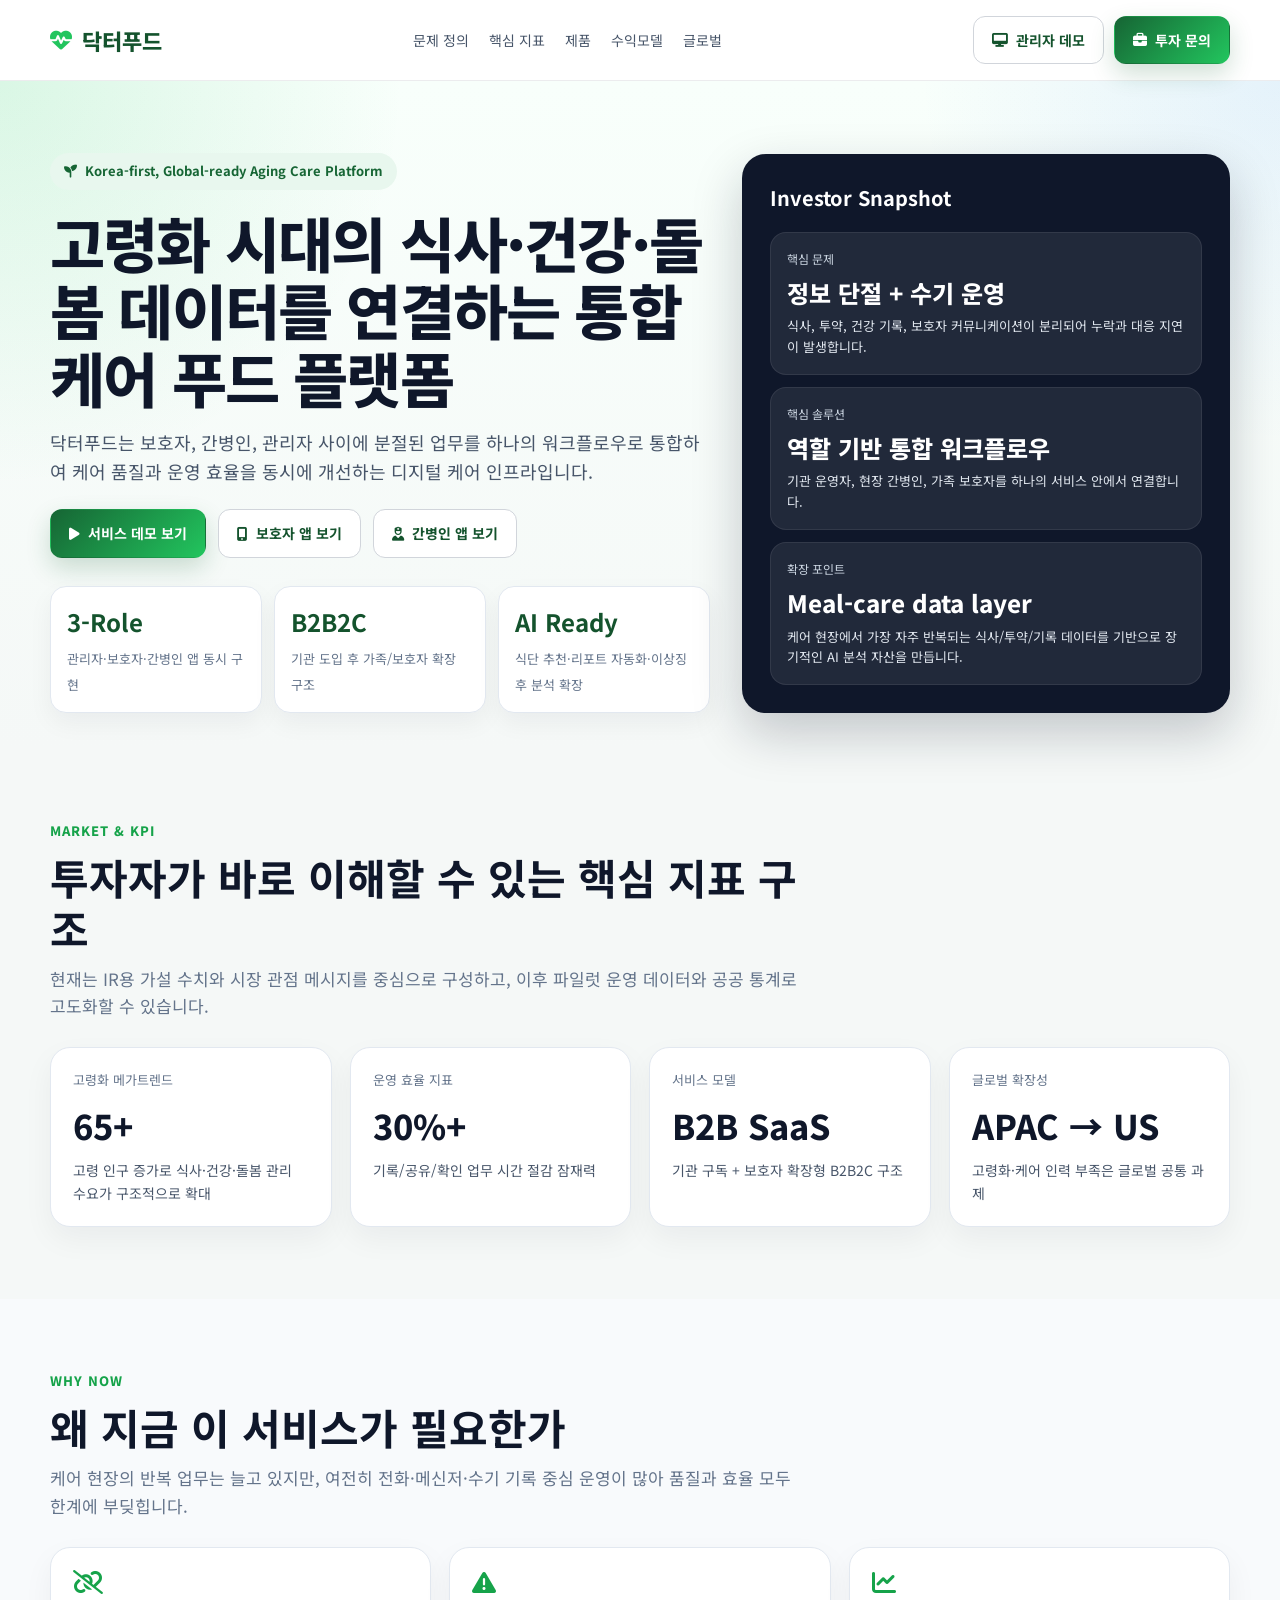
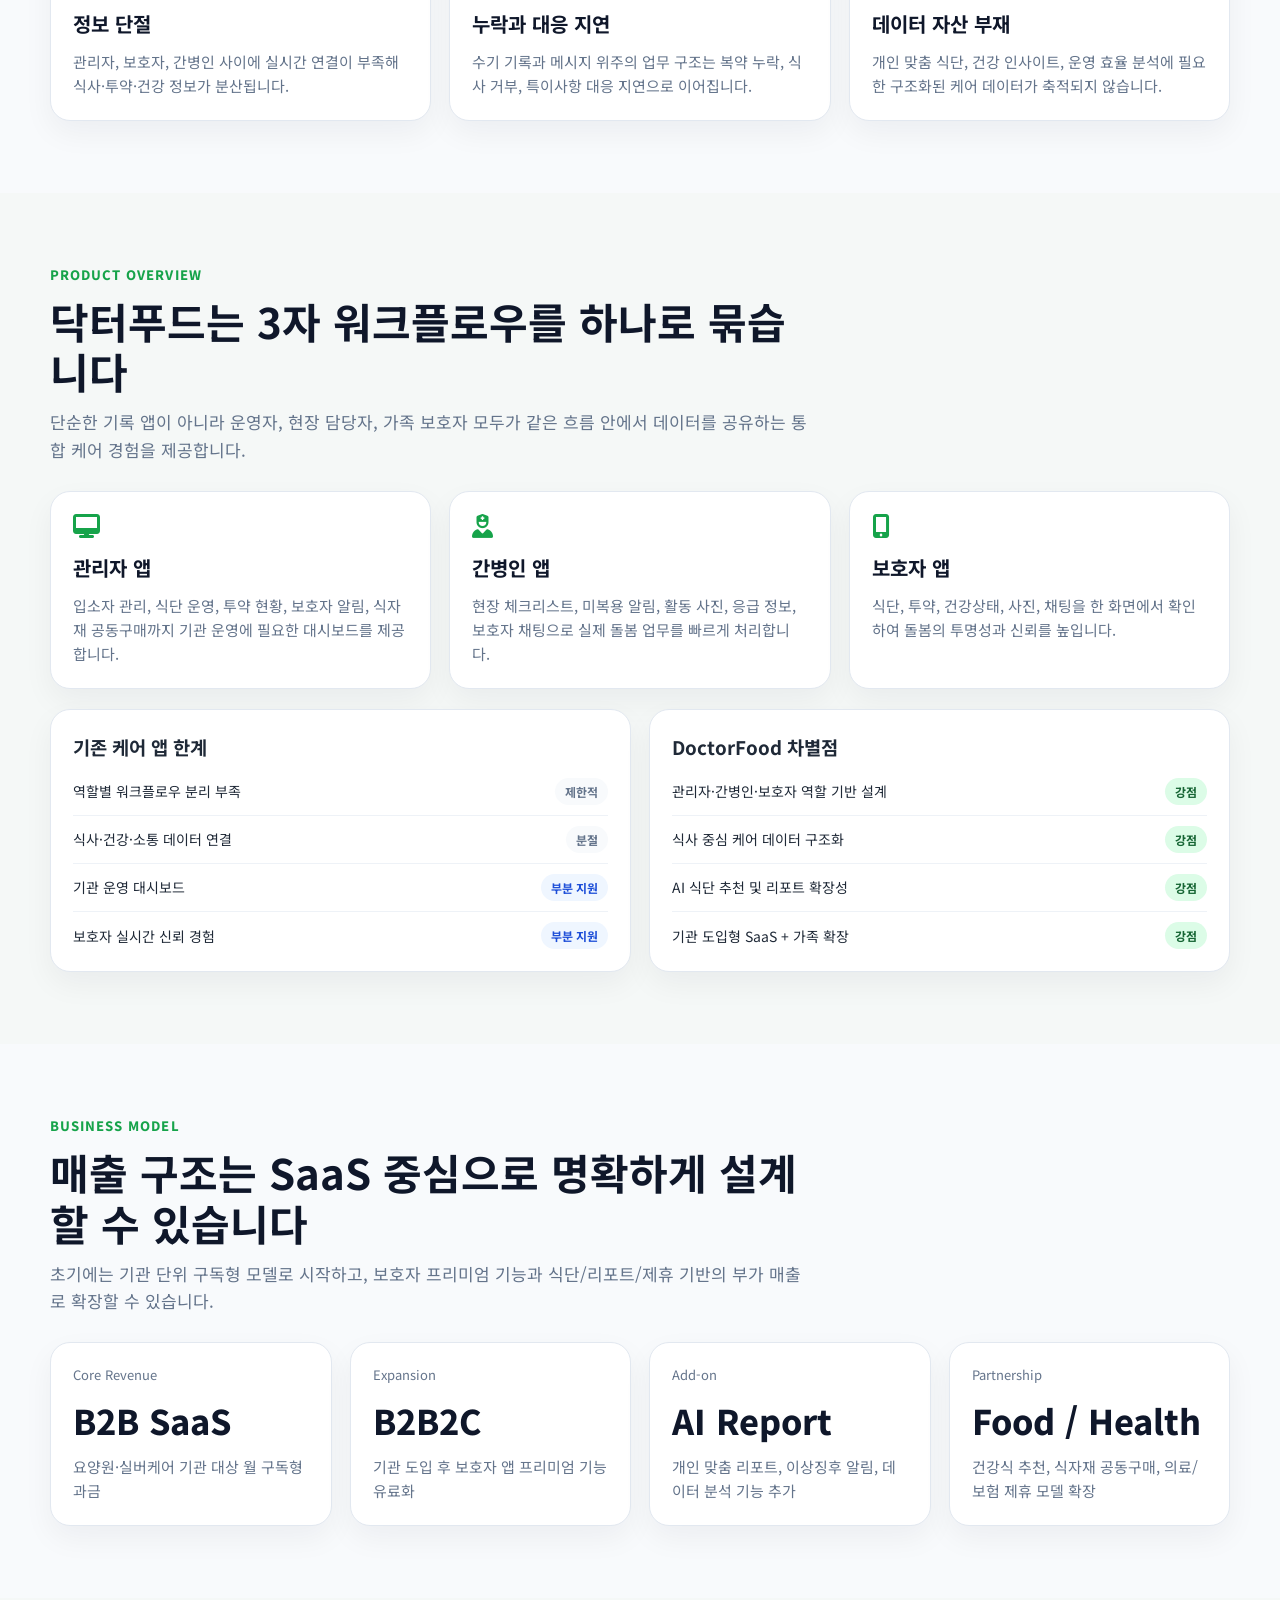
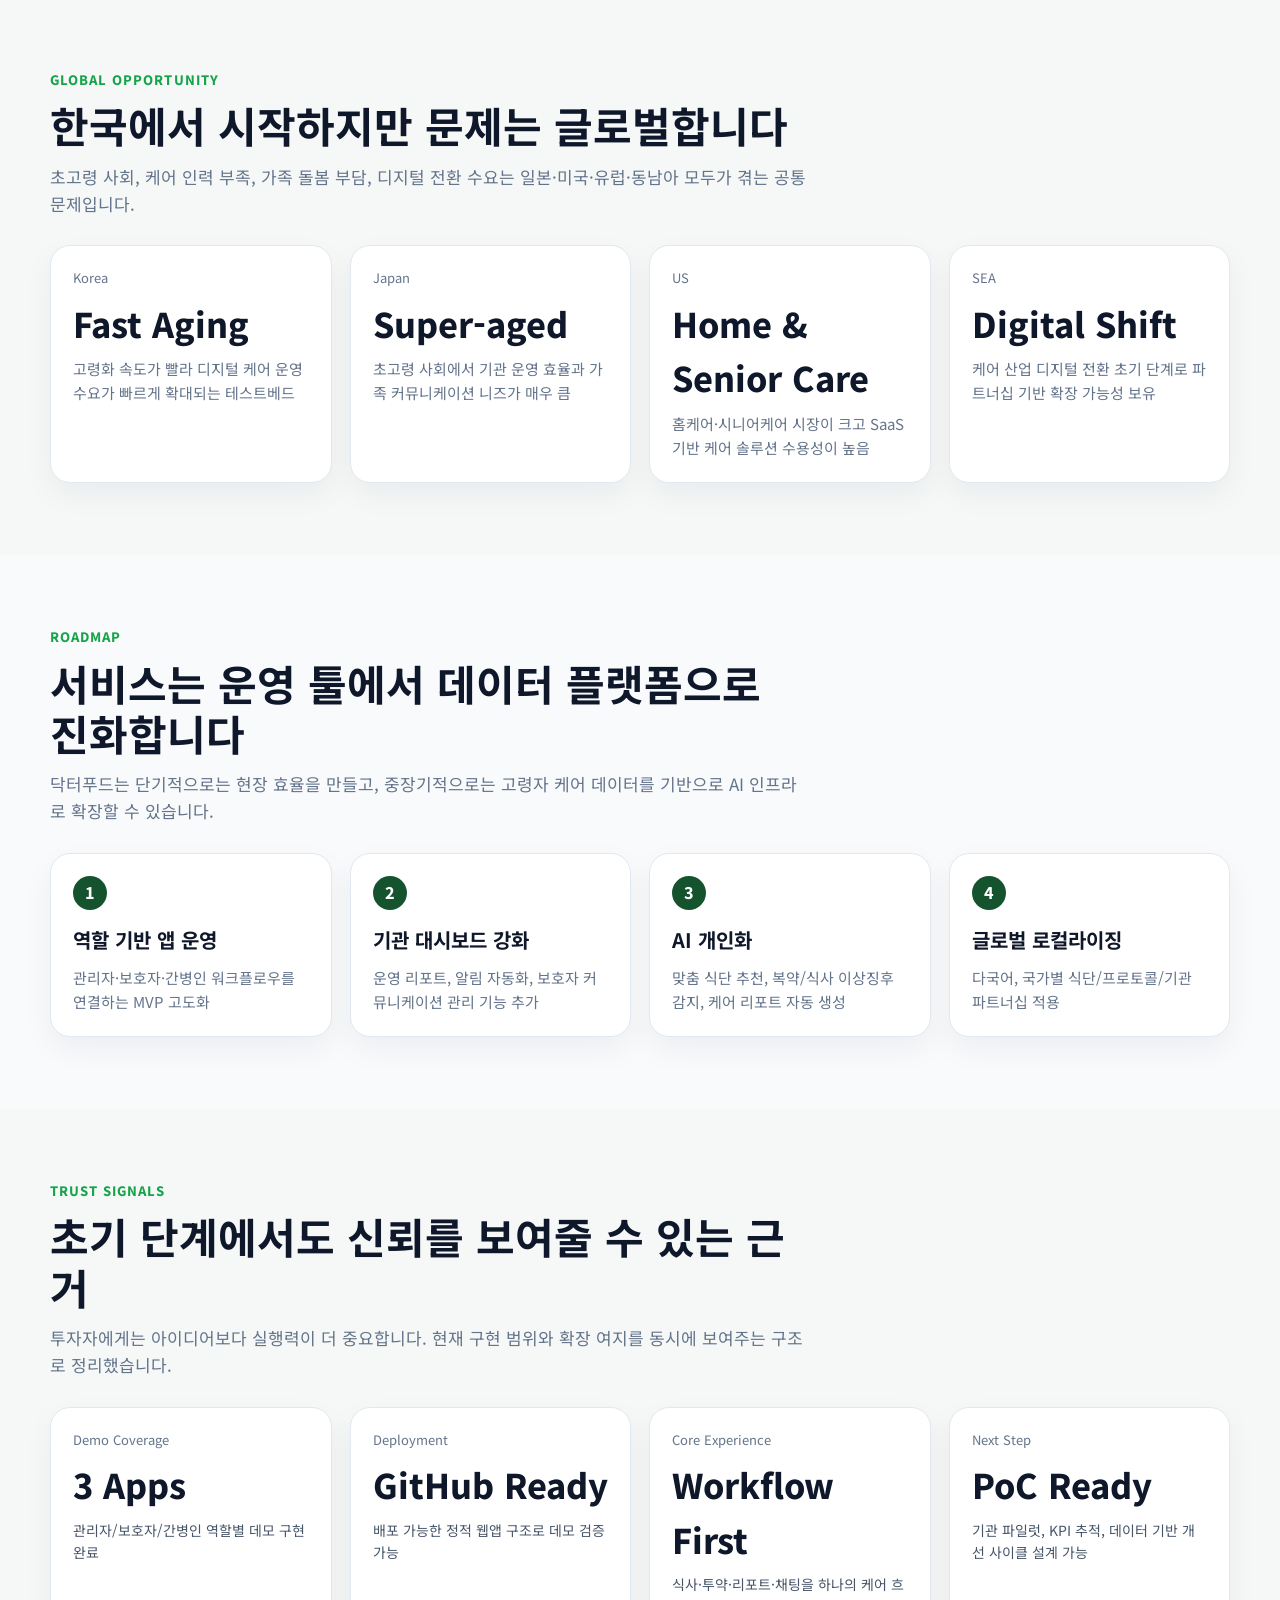
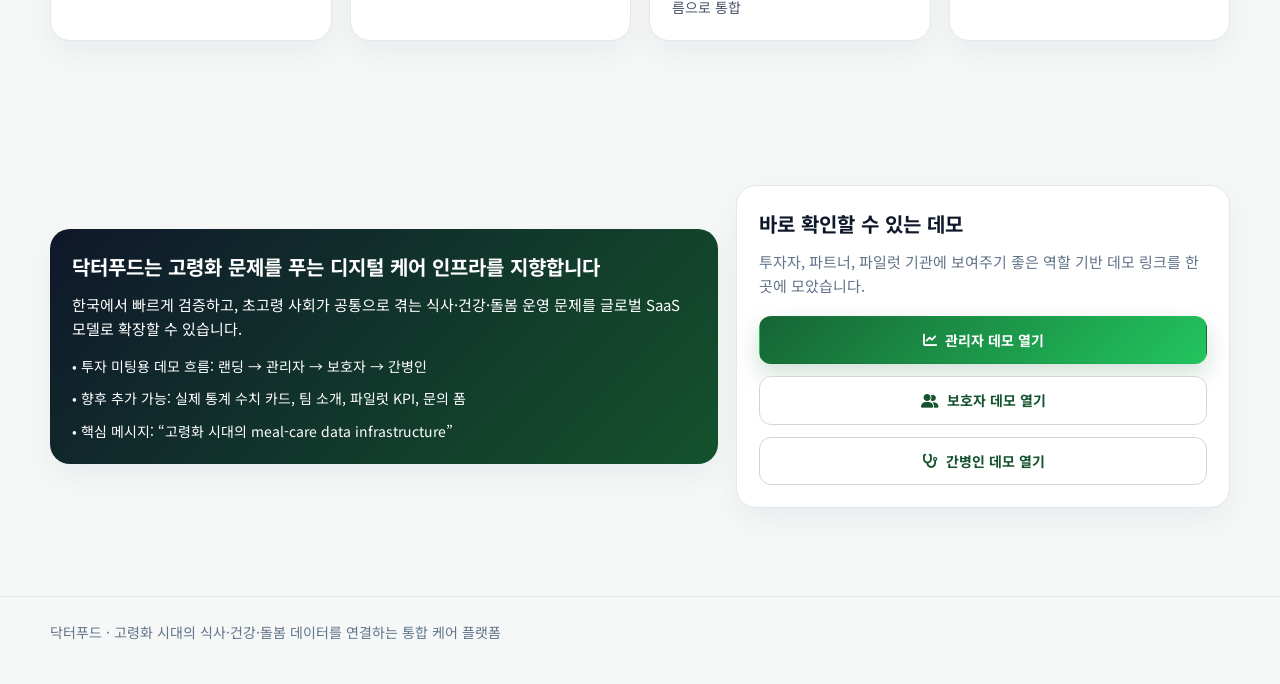
<file: index.html>
<!DOCTYPE html>
<html lang="ko">
<head>
  <meta charset="UTF-8" />
  <meta name="viewport" content="width=device-width, initial-scale=1.0" />
  <title>닥터푸드 | 고령화 시대를 위한 통합 케어 푸드 플랫폼</title>
  <link href="https://fonts.googleapis.com/css2?family=Noto+Sans+KR:wght@300;400;500;700;800&display=swap" rel="stylesheet" />
  <link rel="stylesheet" href="https://cdnjs.cloudflare.com/ajax/libs/font-awesome/6.4.0/css/all.min.css" />
  <style>
    * { margin: 0; padding: 0; box-sizing: border-box; }
    body {
      font-family: 'Noto Sans KR', sans-serif;
      color: #1f2937;
      background: #f5f8f7;
      line-height: 1.6;
    }
    a { text-decoration: none; color: inherit; }
    .container { width: min(1180px, calc(100% - 48px)); margin: 0 auto; }
    .topbar {
      position: sticky;
      top: 0;
      z-index: 20;
      background: rgba(255,255,255,0.92);
      backdrop-filter: blur(14px);
      border-bottom: 1px solid rgba(15, 23, 42, 0.08);
    }
    .topbar-inner {
      display: flex;
      align-items: center;
      justify-content: space-between;
      padding: 16px 0;
      gap: 16px;
    }
    .brand {
      display: flex;
      align-items: center;
      gap: 10px;
      font-weight: 800;
      color: #14532d;
      font-size: 22px;
    }
    .brand i { color: #22c55e; }
    .nav-links {
      display: flex;
      gap: 20px;
      font-size: 14px;
      color: #475569;
      flex-wrap: wrap;
    }
    .nav-links a:hover { color: #14532d; }
    .nav-cta {
      display: flex;
      gap: 10px;
      align-items: center;
      flex-wrap: wrap;
    }
    .btn {
      display: inline-flex;
      align-items: center;
      justify-content: center;
      gap: 8px;
      padding: 12px 18px;
      border-radius: 12px;
      font-weight: 700;
      font-size: 14px;
      transition: 0.2s ease;
      border: 1px solid transparent;
    }
    .btn:hover { transform: translateY(-1px); }
    .btn-primary {
      background: linear-gradient(135deg, #166534, #22c55e);
      color: white;
      box-shadow: 0 10px 24px rgba(22, 101, 52, 0.2);
    }
    .btn-secondary {
      background: white;
      border-color: #d1d5db;
      color: #14532d;
    }
    .hero {
      padding: 72px 0 36px;
      background:
        radial-gradient(circle at top left, rgba(34,197,94,0.14), transparent 28%),
        radial-gradient(circle at top right, rgba(59,130,246,0.10), transparent 25%),
        linear-gradient(180deg, #f8fffb 0%, #f5f8f7 100%);
    }
    .hero-grid {
      display: grid;
      grid-template-columns: 1.15fr 0.85fr;
      gap: 32px;
      align-items: center;
    }
    .eyebrow {
      display: inline-flex;
      align-items: center;
      gap: 8px;
      padding: 8px 14px;
      border-radius: 999px;
      background: #e8f7ee;
      color: #166534;
      font-size: 13px;
      font-weight: 700;
      margin-bottom: 18px;
    }
    .hero h1 {
      font-size: clamp(34px, 5vw, 60px);
      line-height: 1.12;
      font-weight: 800;
      letter-spacing: -0.03em;
      margin-bottom: 18px;
      color: #0f172a;
    }
    .hero p {
      font-size: 18px;
      color: #475569;
      margin-bottom: 24px;
      max-width: 760px;
    }
    .hero-actions {
      display: flex;
      gap: 12px;
      flex-wrap: wrap;
      margin-bottom: 28px;
    }
    .hero-points {
      display: grid;
      grid-template-columns: repeat(3, 1fr);
      gap: 12px;
    }
    .hero-point {
      background: white;
      border: 1px solid #e2e8f0;
      border-radius: 16px;
      padding: 16px;
      box-shadow: 0 10px 24px rgba(15, 23, 42, 0.05);
    }
    .hero-point strong { display: block; font-size: 24px; color: #14532d; margin-bottom: 4px; }
    .hero-point span { font-size: 13px; color: #64748b; }
    .hero-panel {
      background: #0f172a;
      color: white;
      border-radius: 24px;
      padding: 28px;
      box-shadow: 0 20px 50px rgba(15, 23, 42, 0.22);
    }
    .hero-panel h3 { font-size: 20px; margin-bottom: 18px; }
    .panel-stack {
      display: grid;
      gap: 12px;
    }
    .panel-card {
      background: rgba(255,255,255,0.08);
      border: 1px solid rgba(255,255,255,0.08);
      border-radius: 16px;
      padding: 16px;
    }
    .panel-card .label { font-size: 12px; color: #cbd5e1; margin-bottom: 6px; }
    .panel-card .value { font-size: 24px; font-weight: 800; margin-bottom: 4px; }
    .panel-card .desc { font-size: 13px; color: #e2e8f0; }
    .section {
      padding: 72px 0;
    }
    .section-head {
      margin-bottom: 28px;
      max-width: 760px;
    }
    .section-head .kicker {
      color: #16a34a;
      font-size: 13px;
      font-weight: 800;
      letter-spacing: 0.08em;
      text-transform: uppercase;
      margin-bottom: 10px;
    }
    .section-head h2 {
      font-size: clamp(28px, 4vw, 42px);
      line-height: 1.2;
      margin-bottom: 12px;
      color: #0f172a;
    }
    .section-head p { color: #64748b; font-size: 17px; }
    .metrics-grid,
    .problem-grid,
    .product-grid,
    .business-grid,
    .global-grid,
    .roadmap-grid,
    .trust-grid,
    .cta-grid {
      display: grid;
      gap: 18px;
    }
    .metrics-grid { grid-template-columns: repeat(4, 1fr); }
    .problem-grid { grid-template-columns: repeat(3, 1fr); }
    .product-grid { grid-template-columns: repeat(3, 1fr); }
    .business-grid { grid-template-columns: repeat(4, 1fr); }
    .global-grid { grid-template-columns: repeat(4, 1fr); }
    .trust-grid { grid-template-columns: repeat(4, 1fr); }
    .cta-grid { grid-template-columns: 1.15fr 0.85fr; align-items: center; }
    .metric-card,
    .problem-card,
    .product-card,
    .business-card,
    .global-card,
    .trust-card,
    .compare-card,
    .roadmap-item,
    .cta-card {
      background: white;
      border: 1px solid #e2e8f0;
      border-radius: 20px;
      padding: 22px;
      box-shadow: 0 12px 30px rgba(15, 23, 42, 0.05);
    }
    .metric-card .label,
    .business-card .label,
    .global-card .label,
    .trust-card .label { font-size: 13px; color: #64748b; margin-bottom: 8px; }
    .metric-card .value,
    .business-card .value,
    .global-card .value,
    .trust-card .value { font-size: 34px; font-weight: 800; color: #0f172a; margin-bottom: 6px; }
    .metric-card .sub,
    .business-card p,
    .global-card p,
    .trust-card .sub { font-size: 14px; color: #475569; }
    .problem-card i,
    .product-card i,
    .roadmap-item i {
      font-size: 24px;
      color: #16a34a;
      margin-bottom: 14px;
    }
    .problem-card h3,
    .product-card h3,
    .business-card h3,
    .global-card h3,
    .roadmap-item h3,
    .cta-card h3 {
      font-size: 20px;
      margin-bottom: 10px;
      color: #0f172a;
    }
    .problem-card p,
    .product-card p,
    .business-card p,
    .global-card p,
    .roadmap-item p,
    .cta-card p { color: #64748b; font-size: 15px; }
    .compare-wrap {
      display: grid;
      grid-template-columns: 1fr 1fr;
      gap: 18px;
      margin-top: 20px;
    }
    .compare-card ul {
      list-style: none;
      display: grid;
      gap: 10px;
      margin-top: 16px;
    }
    .compare-card li {
      display: flex;
      align-items: center;
      justify-content: space-between;
      gap: 16px;
      font-size: 14px;
      padding-bottom: 10px;
      border-bottom: 1px solid #eef2f7;
    }
    .compare-card li:last-child { border-bottom: none; padding-bottom: 0; }
    .chip-good, .chip-mid, .chip-low {
      padding: 4px 10px;
      border-radius: 999px;
      font-size: 12px;
      font-weight: 700;
    }
    .chip-good { background: #dcfce7; color: #166534; }
    .chip-mid { background: #eff6ff; color: #1d4ed8; }
    .chip-low { background: #f8fafc; color: #64748b; }
    .roadmap-grid { grid-template-columns: repeat(4, 1fr); }
    .roadmap-step {
      display: inline-flex;
      align-items: center;
      justify-content: center;
      width: 34px;
      height: 34px;
      border-radius: 50%;
      background: #14532d;
      color: white;
      font-weight: 800;
      margin-bottom: 14px;
    }
    .cta-section { padding-bottom: 88px; }
    .cta-card.dark {
      background: linear-gradient(135deg, #0f172a, #14532d);
      color: white;
      border: none;
    }
    .cta-card.dark h3,
    .cta-card.dark p,
    .cta-card.dark li { color: white; }
    .cta-card ul {
      margin-top: 14px;
      list-style: none;
      display: grid;
      gap: 10px;
    }
    .cta-card li { font-size: 14px; color: #dbe4ef; }
    .footer {
      padding: 24px 0 40px;
      border-top: 1px solid #e2e8f0;
      color: #64748b;
      font-size: 14px;
    }
    @media (max-width: 1080px) {
      .hero-grid,
      .cta-grid,
      .compare-wrap { grid-template-columns: 1fr; }
      .metrics-grid { grid-template-columns: repeat(2, 1fr); }
      .problem-grid,
      .product-grid,
      .business-grid,
      .global-grid,
      .roadmap-grid,
      .trust-grid { grid-template-columns: repeat(2, 1fr); }
    }
    @media (max-width: 720px) {
      .container { width: min(100% - 32px, 1180px); }
      .topbar-inner { flex-direction: column; align-items: flex-start; }
      .hero { padding-top: 48px; }
      .hero-points,
      .metrics-grid,
      .problem-grid,
      .product-grid,
      .business-grid,
      .global-grid,
      .roadmap-grid,
      .trust-grid { grid-template-columns: 1fr; }
      .hero p, .section-head p { font-size: 16px; }
      .hero-actions, .nav-cta, .nav-links { width: 100%; }
    }
  </style>
</head>
<body>
  <header class="topbar">
    <div class="container topbar-inner">
      <div class="brand">
        <i class="fas fa-heartbeat"></i>
        <span>닥터푸드</span>
      </div>
      <nav class="nav-links">
        <a href="#problem">문제 정의</a>
        <a href="#metrics">핵심 지표</a>
        <a href="#product">제품</a>
        <a href="#business">수익모델</a>
        <a href="#global">글로벌</a>
      </nav>
      <div class="nav-cta">
        <a class="btn btn-secondary" href="admin.html"><i class="fas fa-desktop"></i> 관리자 데모</a>
        <a class="btn btn-primary" href="#contact"><i class="fas fa-briefcase"></i> 투자 문의</a>
      </div>
    </div>
  </header>

  <section class="hero">
    <div class="container hero-grid">
      <div>
        <div class="eyebrow"><i class="fas fa-seedling"></i> Korea-first, Global-ready Aging Care Platform</div>
        <h1>고령화 시대의 식사·건강·돌봄 데이터를 연결하는 통합 케어 푸드 플랫폼</h1>
        <p>닥터푸드는 보호자, 간병인, 관리자 사이에 분절된 업무를 하나의 워크플로우로 통합하여 케어 품질과 운영 효율을 동시에 개선하는 디지털 케어 인프라입니다.</p>
        <div class="hero-actions">
          <a class="btn btn-primary" href="admin.html"><i class="fas fa-play"></i> 서비스 데모 보기</a>
          <a class="btn btn-secondary" href="guardian.html"><i class="fas fa-mobile-screen-button"></i> 보호자 앱 보기</a>
          <a class="btn btn-secondary" href="caregiver.html"><i class="fas fa-user-nurse"></i> 간병인 앱 보기</a>
        </div>
        <div class="hero-points">
          <div class="hero-point">
            <strong>3-Role</strong>
            <span>관리자·보호자·간병인 앱 동시 구현</span>
          </div>
          <div class="hero-point">
            <strong>B2B2C</strong>
            <span>기관 도입 후 가족/보호자 확장 구조</span>
          </div>
          <div class="hero-point">
            <strong>AI Ready</strong>
            <span>식단 추천·리포트 자동화·이상징후 분석 확장</span>
          </div>
        </div>
      </div>
      <div class="hero-panel">
        <h3>Investor Snapshot</h3>
        <div class="panel-stack">
          <div class="panel-card">
            <div class="label">핵심 문제</div>
            <div class="value">정보 단절 + 수기 운영</div>
            <div class="desc">식사, 투약, 건강 기록, 보호자 커뮤니케이션이 분리되어 누락과 대응 지연이 발생합니다.</div>
          </div>
          <div class="panel-card">
            <div class="label">핵심 솔루션</div>
            <div class="value">역할 기반 통합 워크플로우</div>
            <div class="desc">기관 운영자, 현장 간병인, 가족 보호자를 하나의 서비스 안에서 연결합니다.</div>
          </div>
          <div class="panel-card">
            <div class="label">확장 포인트</div>
            <div class="value">Meal-care data layer</div>
            <div class="desc">케어 현장에서 가장 자주 반복되는 식사/투약/기록 데이터를 기반으로 장기적인 AI 분석 자산을 만듭니다.</div>
          </div>
        </div>
      </div>
    </div>
  </section>

  <section class="section" id="metrics">
    <div class="container">
      <div class="section-head">
        <div class="kicker">Market & KPI</div>
        <h2>투자자가 바로 이해할 수 있는 핵심 지표 구조</h2>
        <p>현재는 IR용 가설 수치와 시장 관점 메시지를 중심으로 구성하고, 이후 파일럿 운영 데이터와 공공 통계로 고도화할 수 있습니다.</p>
      </div>
      <div class="metrics-grid">
        <div class="metric-card"><div class="label">고령화 메가트렌드</div><div class="value">65+</div><div class="sub">고령 인구 증가로 식사·건강·돌봄 관리 수요가 구조적으로 확대</div></div>
        <div class="metric-card"><div class="label">운영 효율 지표</div><div class="value">30%+</div><div class="sub">기록/공유/확인 업무 시간 절감 잠재력</div></div>
        <div class="metric-card"><div class="label">서비스 모델</div><div class="value">B2B SaaS</div><div class="sub">기관 구독 + 보호자 확장형 B2B2C 구조</div></div>
        <div class="metric-card"><div class="label">글로벌 확장성</div><div class="value">APAC → US</div><div class="sub">고령화·케어 인력 부족은 글로벌 공통 과제</div></div>
      </div>
    </div>
  </section>

  <section class="section" id="problem" style="background:#f8fafc;">
    <div class="container">
      <div class="section-head">
        <div class="kicker">Why Now</div>
        <h2>왜 지금 이 서비스가 필요한가</h2>
        <p>케어 현장의 반복 업무는 늘고 있지만, 여전히 전화·메신저·수기 기록 중심 운영이 많아 품질과 효율 모두 한계에 부딪힙니다.</p>
      </div>
      <div class="problem-grid">
        <div class="problem-card"><i class="fas fa-link-slash"></i><h3>정보 단절</h3><p>관리자, 보호자, 간병인 사이에 실시간 연결이 부족해 식사·투약·건강 정보가 분산됩니다.</p></div>
        <div class="problem-card"><i class="fas fa-triangle-exclamation"></i><h3>누락과 대응 지연</h3><p>수기 기록과 메시지 위주의 업무 구조는 복약 누락, 식사 거부, 특이사항 대응 지연으로 이어집니다.</p></div>
        <div class="problem-card"><i class="fas fa-chart-line"></i><h3>데이터 자산 부재</h3><p>개인 맞춤 식단, 건강 인사이트, 운영 효율 분석에 필요한 구조화된 케어 데이터가 축적되지 않습니다.</p></div>
      </div>
    </div>
  </section>

  <section class="section" id="product">
    <div class="container">
      <div class="section-head">
        <div class="kicker">Product Overview</div>
        <h2>닥터푸드는 3자 워크플로우를 하나로 묶습니다</h2>
        <p>단순한 기록 앱이 아니라 운영자, 현장 담당자, 가족 보호자 모두가 같은 흐름 안에서 데이터를 공유하는 통합 케어 경험을 제공합니다.</p>
      </div>
      <div class="product-grid">
        <div class="product-card"><i class="fas fa-desktop"></i><h3>관리자 앱</h3><p>입소자 관리, 식단 운영, 투약 현황, 보호자 알림, 식자재 공동구매까지 기관 운영에 필요한 대시보드를 제공합니다.</p></div>
        <div class="product-card"><i class="fas fa-user-nurse"></i><h3>간병인 앱</h3><p>현장 체크리스트, 미복용 알림, 활동 사진, 응급 정보, 보호자 채팅으로 실제 돌봄 업무를 빠르게 처리합니다.</p></div>
        <div class="product-card"><i class="fas fa-mobile-screen-button"></i><h3>보호자 앱</h3><p>식단, 투약, 건강상태, 사진, 채팅을 한 화면에서 확인하여 돌봄의 투명성과 신뢰를 높입니다.</p></div>
      </div>
      <div class="compare-wrap">
        <div class="compare-card">
          <h3>기존 케어 앱 한계</h3>
          <ul>
            <li><span>역할별 워크플로우 분리 부족</span><span class="chip-low">제한적</span></li>
            <li><span>식사·건강·소통 데이터 연결</span><span class="chip-low">분절</span></li>
            <li><span>기관 운영 대시보드</span><span class="chip-mid">부분 지원</span></li>
            <li><span>보호자 실시간 신뢰 경험</span><span class="chip-mid">부분 지원</span></li>
          </ul>
        </div>
        <div class="compare-card">
          <h3>DoctorFood 차별점</h3>
          <ul>
            <li><span>관리자·간병인·보호자 역할 기반 설계</span><span class="chip-good">강점</span></li>
            <li><span>식사 중심 케어 데이터 구조화</span><span class="chip-good">강점</span></li>
            <li><span>AI 식단 추천 및 리포트 확장성</span><span class="chip-good">강점</span></li>
            <li><span>기관 도입형 SaaS + 가족 확장</span><span class="chip-good">강점</span></li>
          </ul>
        </div>
      </div>
    </div>
  </section>

  <section class="section" id="business" style="background:#f8fafc;">
    <div class="container">
      <div class="section-head">
        <div class="kicker">Business Model</div>
        <h2>매출 구조는 SaaS 중심으로 명확하게 설계할 수 있습니다</h2>
        <p>초기에는 기관 단위 구독형 모델로 시작하고, 보호자 프리미엄 기능과 식단/리포트/제휴 기반의 부가 매출로 확장할 수 있습니다.</p>
      </div>
      <div class="business-grid">
        <div class="business-card"><div class="label">Core Revenue</div><div class="value">B2B SaaS</div><p>요양원·실버케어 기관 대상 월 구독형 과금</p></div>
        <div class="business-card"><div class="label">Expansion</div><div class="value">B2B2C</div><p>기관 도입 후 보호자 앱 프리미엄 기능 유료화</p></div>
        <div class="business-card"><div class="label">Add-on</div><div class="value">AI Report</div><p>개인 맞춤 리포트, 이상징후 알림, 데이터 분석 기능 추가</p></div>
        <div class="business-card"><div class="label">Partnership</div><div class="value">Food / Health</div><p>건강식 추천, 식자재 공동구매, 의료/보험 제휴 모델 확장</p></div>
      </div>
    </div>
  </section>

  <section class="section" id="global">
    <div class="container">
      <div class="section-head">
        <div class="kicker">Global Opportunity</div>
        <h2>한국에서 시작하지만 문제는 글로벌합니다</h2>
        <p>초고령 사회, 케어 인력 부족, 가족 돌봄 부담, 디지털 전환 수요는 일본·미국·유럽·동남아 모두가 겪는 공통 문제입니다.</p>
      </div>
      <div class="global-grid">
        <div class="global-card"><div class="label">Korea</div><div class="value">Fast Aging</div><p>고령화 속도가 빨라 디지털 케어 운영 수요가 빠르게 확대되는 테스트베드</p></div>
        <div class="global-card"><div class="label">Japan</div><div class="value">Super-aged</div><p>초고령 사회에서 기관 운영 효율과 가족 커뮤니케이션 니즈가 매우 큼</p></div>
        <div class="global-card"><div class="label">US</div><div class="value">Home & Senior Care</div><p>홈케어·시니어케어 시장이 크고 SaaS 기반 케어 솔루션 수용성이 높음</p></div>
        <div class="global-card"><div class="label">SEA</div><div class="value">Digital Shift</div><p>케어 산업 디지털 전환 초기 단계로 파트너십 기반 확장 가능성 보유</p></div>
      </div>
    </div>
  </section>

  <section class="section" id="roadmap" style="background:#f8fafc;">
    <div class="container">
      <div class="section-head">
        <div class="kicker">Roadmap</div>
        <h2>서비스는 운영 툴에서 데이터 플랫폼으로 진화합니다</h2>
        <p>닥터푸드는 단기적으로는 현장 효율을 만들고, 중장기적으로는 고령자 케어 데이터를 기반으로 AI 인프라로 확장할 수 있습니다.</p>
      </div>
      <div class="roadmap-grid">
        <div class="roadmap-item"><div class="roadmap-step">1</div><h3>역할 기반 앱 운영</h3><p>관리자·보호자·간병인 워크플로우를 연결하는 MVP 고도화</p></div>
        <div class="roadmap-item"><div class="roadmap-step">2</div><h3>기관 대시보드 강화</h3><p>운영 리포트, 알림 자동화, 보호자 커뮤니케이션 관리 기능 추가</p></div>
        <div class="roadmap-item"><div class="roadmap-step">3</div><h3>AI 개인화</h3><p>맞춤 식단 추천, 복약/식사 이상징후 감지, 케어 리포트 자동 생성</p></div>
        <div class="roadmap-item"><div class="roadmap-step">4</div><h3>글로벌 로컬라이징</h3><p>다국어, 국가별 식단/프로토콜/기관 파트너십 적용</p></div>
      </div>
    </div>
  </section>

  <section class="section">
    <div class="container">
      <div class="section-head">
        <div class="kicker">Trust Signals</div>
        <h2>초기 단계에서도 신뢰를 보여줄 수 있는 근거</h2>
        <p>투자자에게는 아이디어보다 실행력이 더 중요합니다. 현재 구현 범위와 확장 여지를 동시에 보여주는 구조로 정리했습니다.</p>
      </div>
      <div class="trust-grid">
        <div class="trust-card"><div class="label">Demo Coverage</div><div class="value">3 Apps</div><div class="sub">관리자/보호자/간병인 역할별 데모 구현 완료</div></div>
        <div class="trust-card"><div class="label">Deployment</div><div class="value">GitHub Ready</div><div class="sub">배포 가능한 정적 웹앱 구조로 데모 검증 가능</div></div>
        <div class="trust-card"><div class="label">Core Experience</div><div class="value">Workflow First</div><div class="sub">식사·투약·리포트·채팅을 하나의 케어 흐름으로 통합</div></div>
        <div class="trust-card"><div class="label">Next Step</div><div class="value">PoC Ready</div><div class="sub">기관 파일럿, KPI 추적, 데이터 기반 개선 사이클 설계 가능</div></div>
      </div>
    </div>
  </section>

  <section class="section cta-section" id="contact">
    <div class="container cta-grid">
      <div class="cta-card dark">
        <h3>닥터푸드는 고령화 문제를 푸는 디지털 케어 인프라를 지향합니다</h3>
        <p>한국에서 빠르게 검증하고, 초고령 사회가 공통으로 겪는 식사·건강·돌봄 운영 문제를 글로벌 SaaS 모델로 확장할 수 있습니다.</p>
        <ul>
          <li>• 투자 미팅용 데모 흐름: 랜딩 → 관리자 → 보호자 → 간병인</li>
          <li>• 향후 추가 가능: 실제 통계 수치 카드, 팀 소개, 파일럿 KPI, 문의 폼</li>
          <li>• 핵심 메시지: “고령화 시대의 meal-care data infrastructure”</li>
        </ul>
      </div>
      <div class="cta-card">
        <h3>바로 확인할 수 있는 데모</h3>
        <p>투자자, 파트너, 파일럿 기관에 보여주기 좋은 역할 기반 데모 링크를 한 곳에 모았습니다.</p>
        <div style="display:grid; gap:12px; margin-top:18px;">
          <a class="btn btn-primary" href="admin.html"><i class="fas fa-chart-line"></i> 관리자 데모 열기</a>
          <a class="btn btn-secondary" href="guardian.html"><i class="fas fa-user-group"></i> 보호자 데모 열기</a>
          <a class="btn btn-secondary" href="caregiver.html"><i class="fas fa-stethoscope"></i> 간병인 데모 열기</a>
        </div>
      </div>
    </div>
  </section>

  <footer class="footer">
    <div class="container">
      닥터푸드 · 고령화 시대의 식사·건강·돌봄 데이터를 연결하는 통합 케어 플랫폼
    </div>
  </footer>
</body>
</html>
</file>
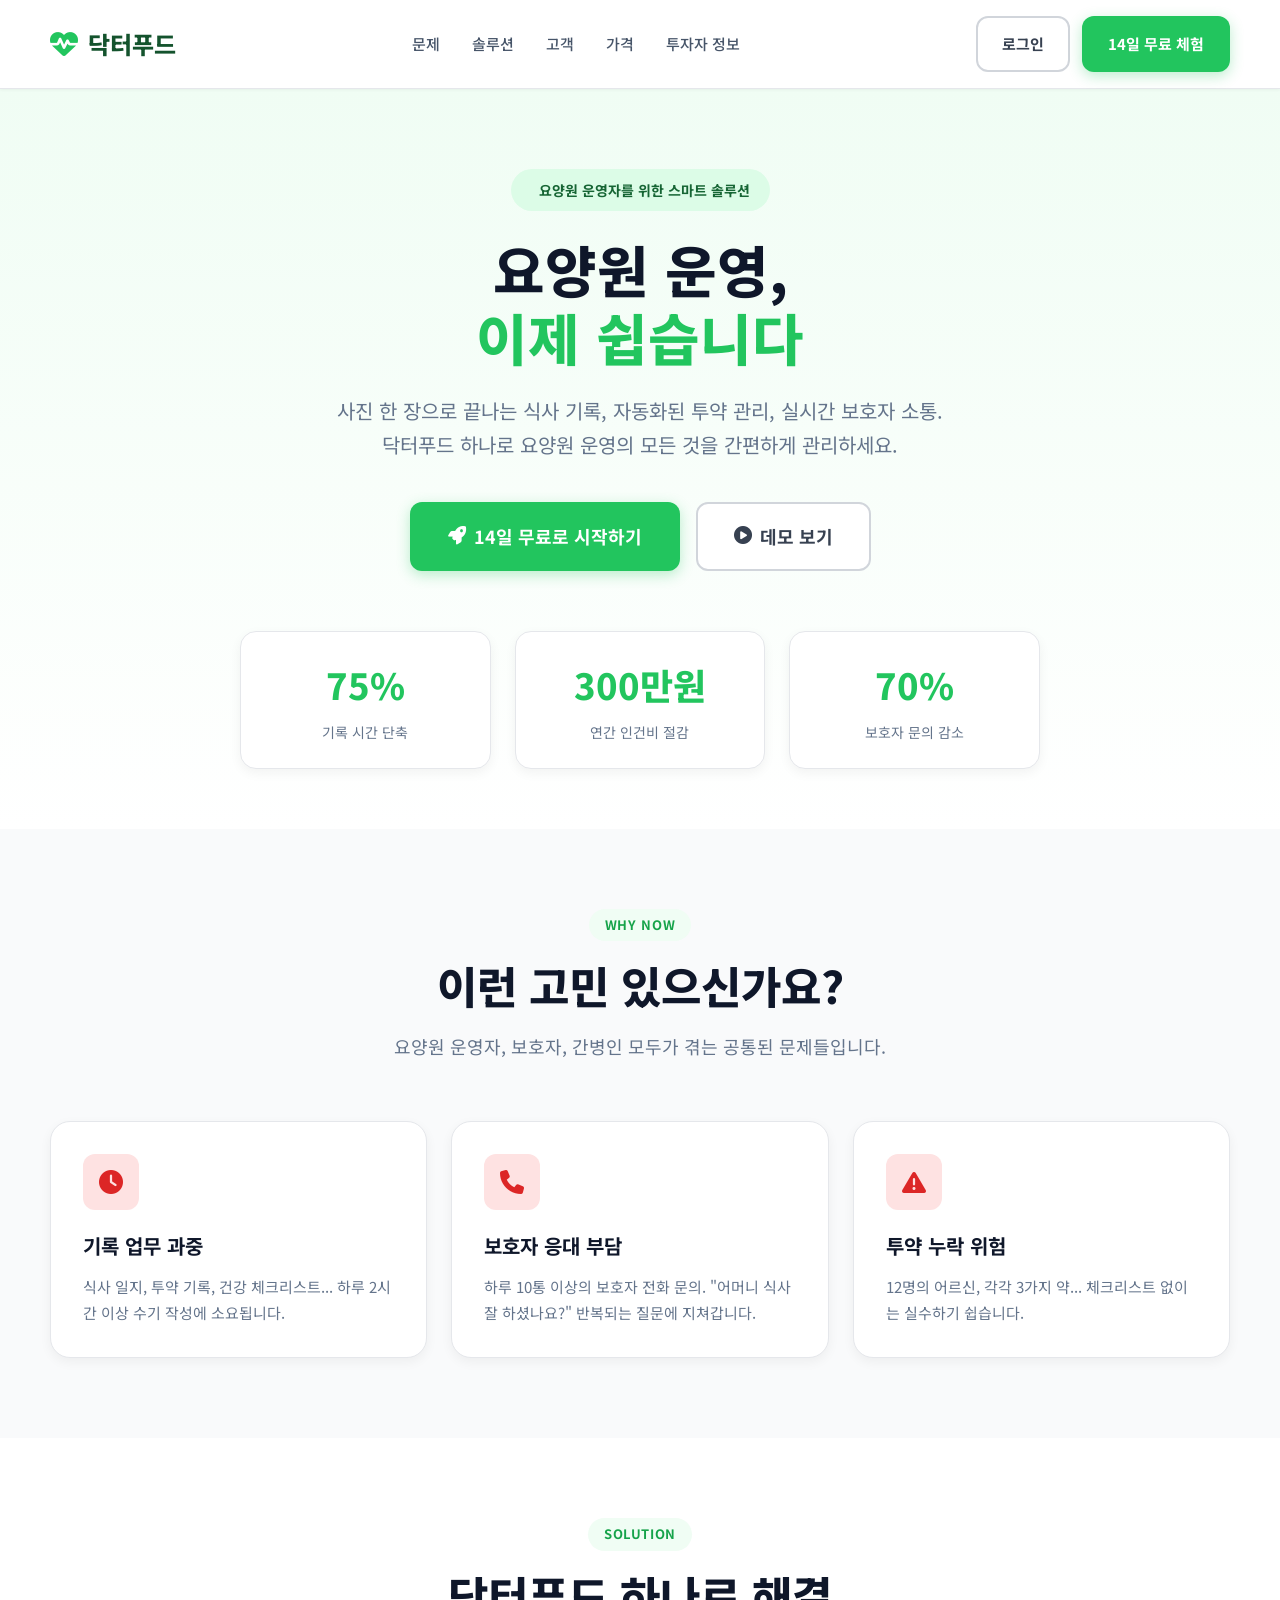
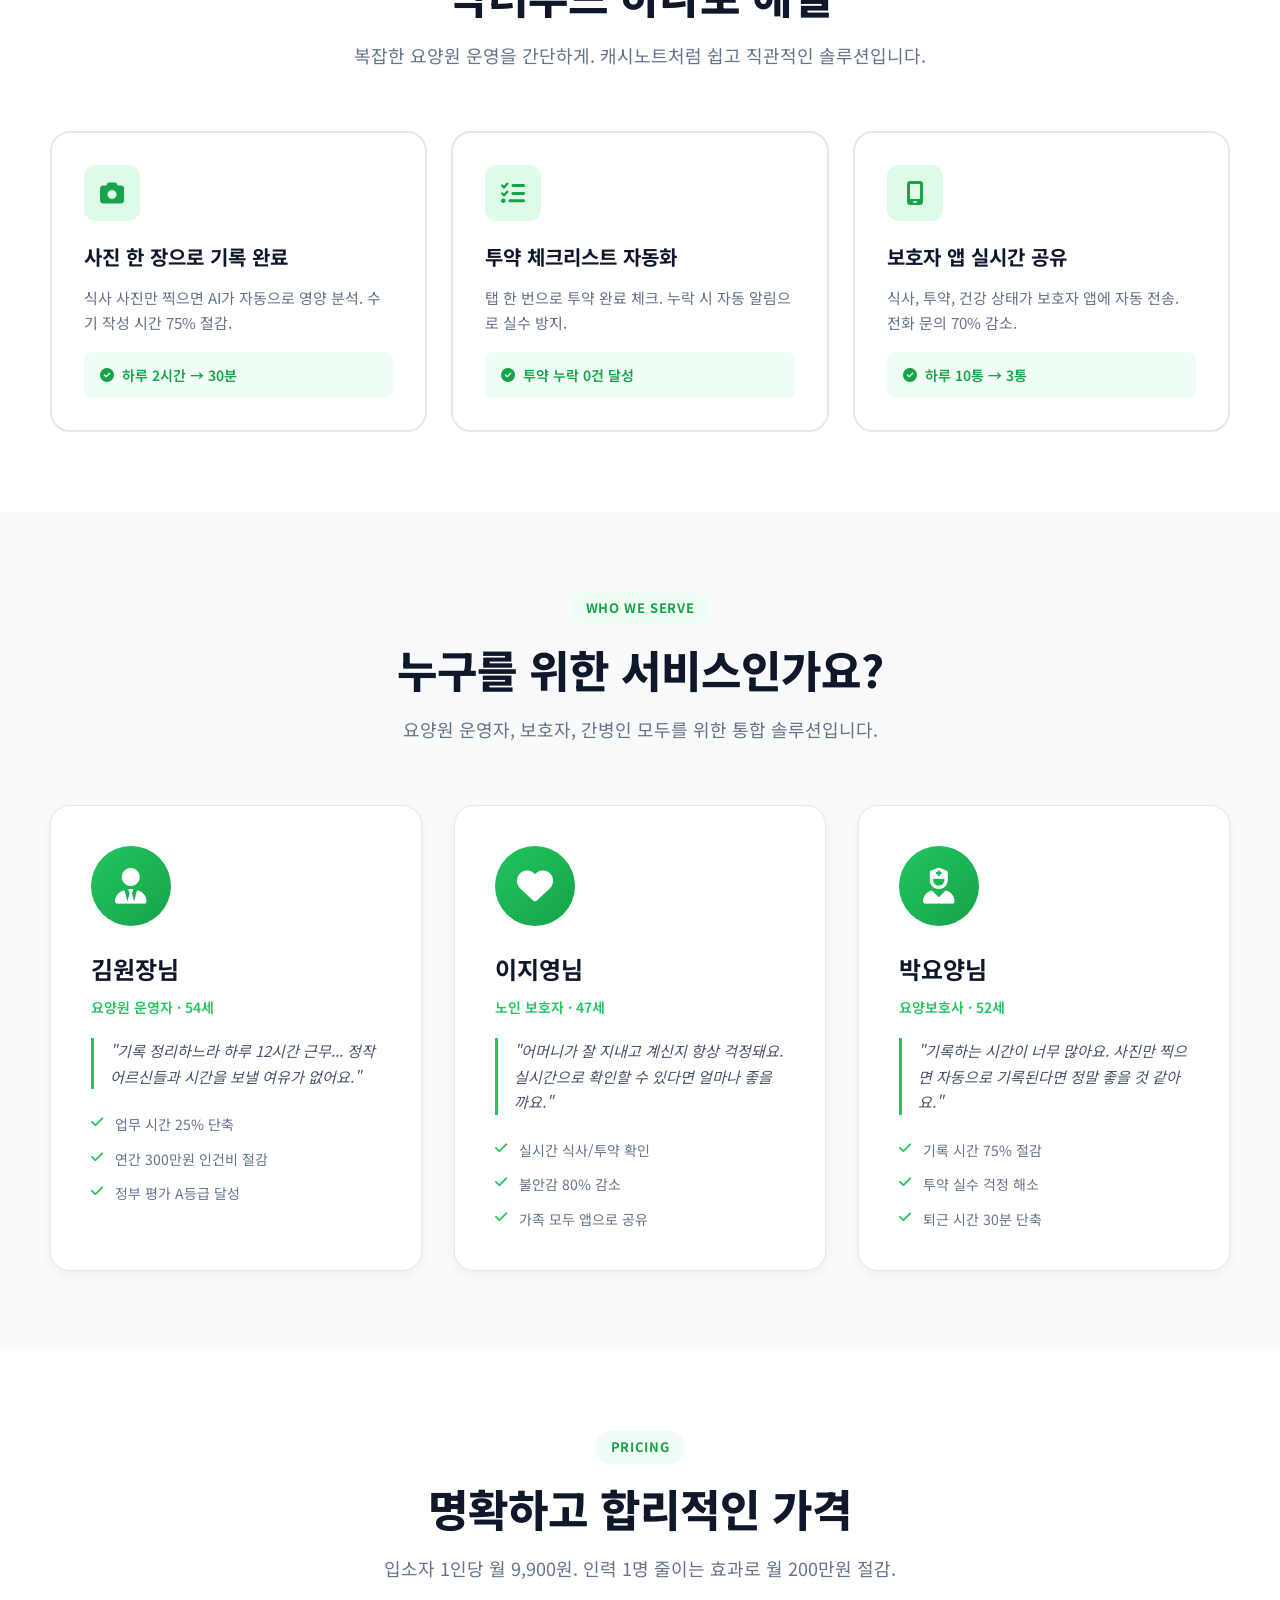
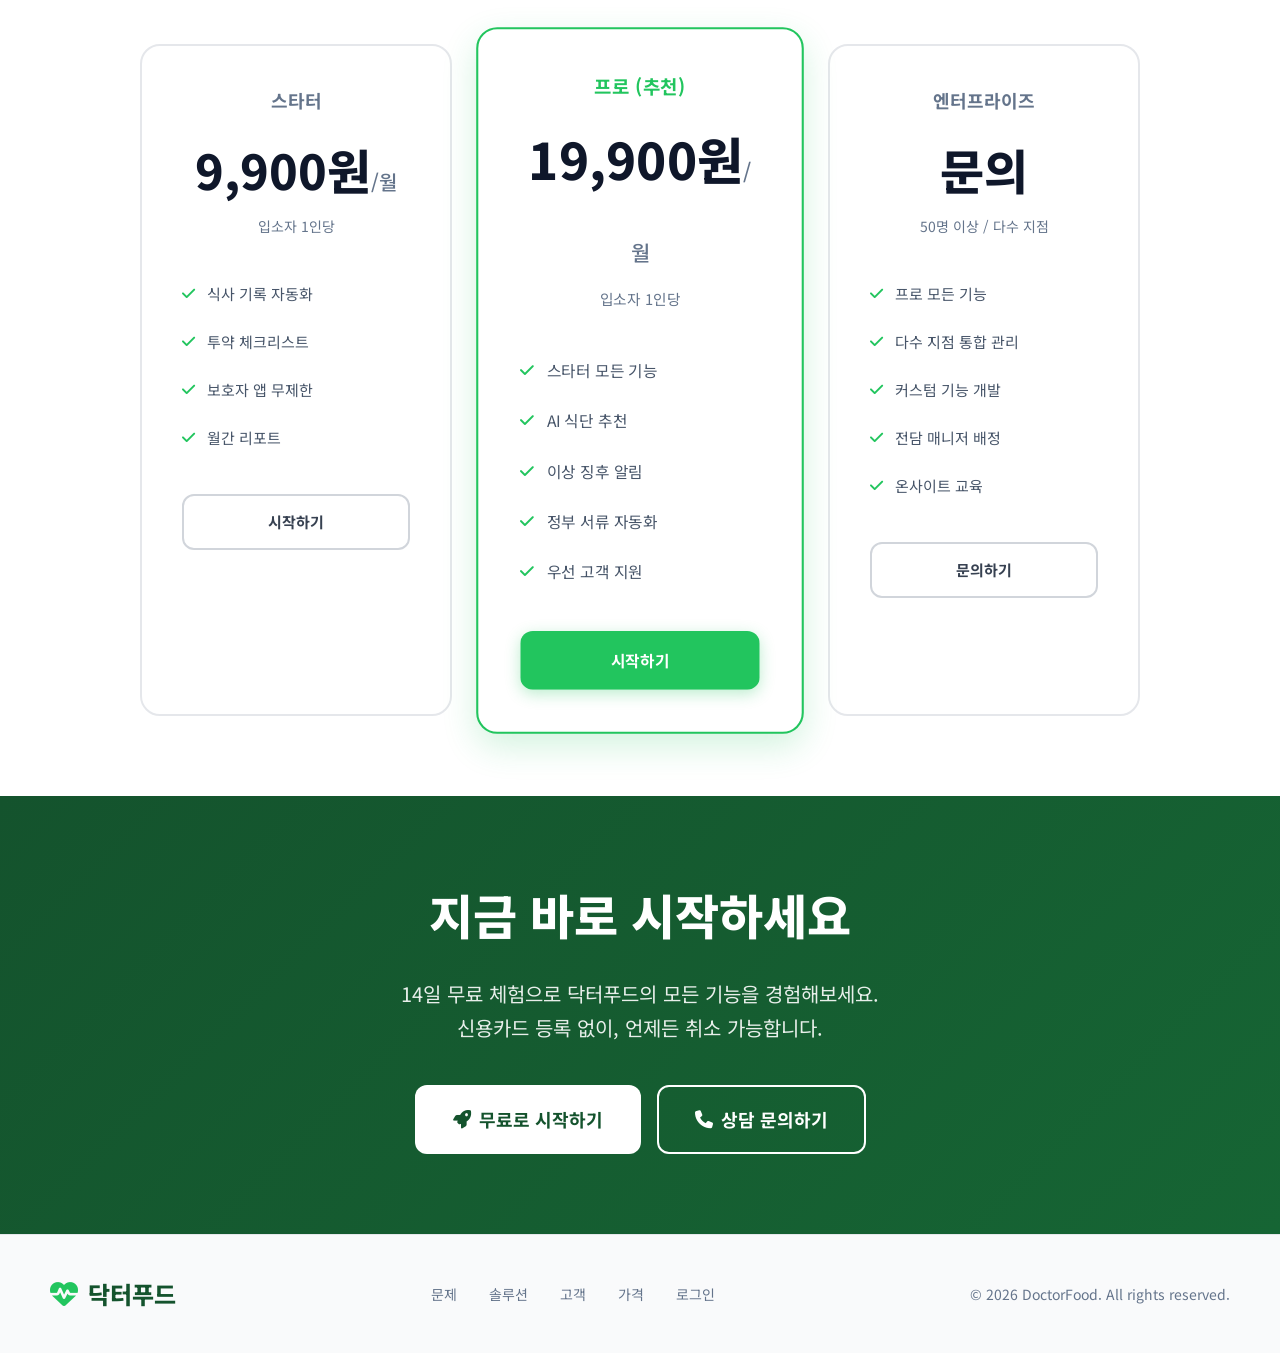
<file: frontend/index.html>
<!DOCTYPE html>
<html lang="ko">
<head>
  <meta charset="UTF-8" />
  <meta name="viewport" content="width=device-width, initial-scale=1.0" />
  <title>닥터푸드 | 요양원 운영을 쉽게 만드는 스마트 케어 플랫폼</title>
  <link href="https://fonts.googleapis.com/css2?family=Noto+Sans+KR:wght@300;400;500;700;800&display=swap" rel="stylesheet" />
  <link rel="stylesheet" href="https://cdnjs.cloudflare.com/ajax/libs/font-awesome/6.4.0/css/all.min.css" />
  <style>
    * { margin: 0; padding: 0; box-sizing: border-box; }
    body {
      font-family: 'Noto Sans KR', sans-serif;
      color: #1f2937;
      background: #ffffff;
      line-height: 1.6;
    }
    a { text-decoration: none; color: inherit; }
    .container { width: min(1180px, calc(100% - 48px)); margin: 0 auto; }
    
    /* 상단 네비게이션 */
    .topbar {
      position: sticky;
      top: 0;
      z-index: 20;
      background: rgba(255,255,255,0.95);
      backdrop-filter: blur(14px);
      border-bottom: 1px solid #e5e7eb;
      box-shadow: 0 1px 3px rgba(0,0,0,0.05);
    }
    .topbar-inner {
      display: flex;
      align-items: center;
      justify-content: space-between;
      padding: 16px 0;
      gap: 16px;
    }
    .brand {
      display: flex;
      align-items: center;
      gap: 10px;
      font-weight: 800;
      color: #14532d;
      font-size: 24px;
    }
    .brand i { color: #22c55e; font-size: 28px; }
    .nav-links {
      display: flex;
      gap: 32px;
      font-size: 15px;
      color: #475569;
      font-weight: 500;
    }
    .nav-links a:hover { color: #14532d; }
    .nav-cta {
      display: flex;
      gap: 12px;
      align-items: center;
    }
    .btn {
      display: inline-flex;
      align-items: center;
      justify-content: center;
      gap: 8px;
      padding: 14px 24px;
      border-radius: 12px;
      font-weight: 700;
      font-size: 15px;
      transition: all 0.2s ease;
      border: 2px solid transparent;
      cursor: pointer;
    }
    .btn:hover { transform: translateY(-2px); }
    .btn-primary {
      background: #22c55e;
      color: white;
      box-shadow: 0 4px 14px rgba(34, 197, 94, 0.3);
    }
    .btn-primary:hover {
      background: #16a34a;
      box-shadow: 0 6px 20px rgba(34, 197, 94, 0.4);
    }
    .btn-secondary {
      background: white;
      border-color: #d1d5db;
      color: #374151;
    }
    .btn-secondary:hover {
      border-color: #22c55e;
      color: #22c55e;
    }
    
    /* 히어로 섹션 */
    .hero {
      padding: 80px 0 60px;
      background: linear-gradient(180deg, #f0fdf4 0%, #ffffff 100%);
    }
    .hero-content {
      text-align: center;
      max-width: 900px;
      margin: 0 auto;
    }
    .hero-badge {
      display: inline-flex;
      align-items: center;
      gap: 8px;
      padding: 10px 20px;
      border-radius: 999px;
      background: #dcfce7;
      color: #166534;
      font-size: 14px;
      font-weight: 700;
      margin-bottom: 24px;
    }
    .hero h1 {
      font-size: clamp(36px, 5vw, 56px);
      line-height: 1.2;
      font-weight: 800;
      margin-bottom: 24px;
      color: #0f172a;
    }
    .hero h1 .highlight {
      color: #22c55e;
    }
    .hero p {
      font-size: 20px;
      color: #64748b;
      margin-bottom: 40px;
      line-height: 1.7;
    }
    .hero-actions {
      display: flex;
      gap: 16px;
      justify-content: center;
      margin-bottom: 60px;
    }
    .hero-stats {
      display: grid;
      grid-template-columns: repeat(3, 1fr);
      gap: 24px;
      max-width: 800px;
      margin: 0 auto;
    }
    .stat-card {
      background: white;
      border: 1px solid #e5e7eb;
      border-radius: 16px;
      padding: 24px;
      text-align: center;
      box-shadow: 0 4px 12px rgba(0,0,0,0.05);
    }
    .stat-card .number {
      font-size: 36px;
      font-weight: 800;
      color: #22c55e;
      margin-bottom: 8px;
    }
    .stat-card .label {
      font-size: 14px;
      color: #64748b;
    }
    
    /* 섹션 공통 스타일 */
    .section {
      padding: 80px 0;
    }
    .section-header {
      text-align: center;
      max-width: 700px;
      margin: 0 auto 60px;
    }
    .section-badge {
      display: inline-block;
      padding: 6px 16px;
      border-radius: 999px;
      background: #f0fdf4;
      color: #16a34a;
      font-size: 13px;
      font-weight: 700;
      letter-spacing: 0.05em;
      text-transform: uppercase;
      margin-bottom: 16px;
    }
    .section-header h2 {
      font-size: clamp(32px, 4vw, 44px);
      line-height: 1.3;
      margin-bottom: 16px;
      color: #0f172a;
      font-weight: 800;
    }
    .section-header p {
      font-size: 18px;
      color: #64748b;
      line-height: 1.7;
    }
    
    /* 문제 섹션 */
    .problem-section {
      background: #f9fafb;
    }
    .problem-grid {
      display: grid;
      grid-template-columns: repeat(3, 1fr);
      gap: 24px;
    }
    .problem-card {
      background: white;
      border: 1px solid #e5e7eb;
      border-radius: 20px;
      padding: 32px;
      box-shadow: 0 4px 12px rgba(0,0,0,0.05);
      transition: all 0.3s ease;
    }
    .problem-card:hover {
      transform: translateY(-4px);
      box-shadow: 0 12px 24px rgba(0,0,0,0.1);
    }
    .problem-card .icon {
      width: 56px;
      height: 56px;
      border-radius: 12px;
      background: #fee2e2;
      color: #dc2626;
      display: flex;
      align-items: center;
      justify-content: center;
      font-size: 24px;
      margin-bottom: 20px;
    }
    .problem-card h3 {
      font-size: 20px;
      margin-bottom: 12px;
      color: #0f172a;
      font-weight: 700;
    }
    .problem-card p {
      color: #64748b;
      font-size: 15px;
      line-height: 1.7;
    }
    
    /* 솔루션 섹션 */
    .solution-grid {
      display: grid;
      grid-template-columns: repeat(3, 1fr);
      gap: 24px;
    }
    .solution-card {
      background: white;
      border: 2px solid #e5e7eb;
      border-radius: 20px;
      padding: 32px;
      transition: all 0.3s ease;
    }
    .solution-card:hover {
      border-color: #22c55e;
      transform: translateY(-4px);
      box-shadow: 0 12px 24px rgba(34, 197, 94, 0.15);
    }
    .solution-card .icon {
      width: 56px;
      height: 56px;
      border-radius: 12px;
      background: #dcfce7;
      color: #16a34a;
      display: flex;
      align-items: center;
      justify-content: center;
      font-size: 24px;
      margin-bottom: 20px;
    }
    .solution-card h3 {
      font-size: 20px;
      margin-bottom: 12px;
      color: #0f172a;
      font-weight: 700;
    }
    .solution-card p {
      color: #64748b;
      font-size: 15px;
      line-height: 1.7;
      margin-bottom: 16px;
    }
    .solution-card .benefit {
      display: flex;
      align-items: center;
      gap: 8px;
      padding: 12px 16px;
      background: #f0fdf4;
      border-radius: 8px;
      font-size: 14px;
      font-weight: 600;
      color: #16a34a;
    }
    
    /* 페르소나 섹션 */
    .persona-section {
      background: #f9fafb;
    }
    .persona-grid {
      display: grid;
      grid-template-columns: repeat(3, 1fr);
      gap: 32px;
    }
    .persona-card {
      background: white;
      border: 1px solid #e5e7eb;
      border-radius: 20px;
      padding: 40px;
      box-shadow: 0 4px 12px rgba(0,0,0,0.05);
    }
    .persona-card .avatar {
      width: 80px;
      height: 80px;
      border-radius: 50%;
      background: linear-gradient(135deg, #22c55e, #16a34a);
      color: white;
      display: flex;
      align-items: center;
      justify-content: center;
      font-size: 36px;
      margin-bottom: 24px;
    }
    .persona-card h3 {
      font-size: 24px;
      margin-bottom: 8px;
      color: #0f172a;
      font-weight: 700;
    }
    .persona-card .role {
      font-size: 14px;
      color: #22c55e;
      font-weight: 600;
      margin-bottom: 20px;
    }
    .persona-card .quote {
      font-size: 15px;
      color: #475569;
      font-style: italic;
      line-height: 1.7;
      margin-bottom: 24px;
      padding-left: 16px;
      border-left: 3px solid #22c55e;
    }
    .persona-card ul {
      list-style: none;
      display: grid;
      gap: 12px;
    }
    .persona-card li {
      display: flex;
      align-items: flex-start;
      gap: 12px;
      font-size: 14px;
      color: #64748b;
    }
    .persona-card li i {
      color: #22c55e;
      margin-top: 2px;
      flex-shrink: 0;
    }
    
    /* 가격 섹션 */
    .pricing-grid {
      display: grid;
      grid-template-columns: repeat(3, 1fr);
      gap: 32px;
      max-width: 1000px;
      margin: 0 auto;
    }
    .pricing-card {
      background: white;
      border: 2px solid #e5e7eb;
      border-radius: 20px;
      padding: 40px;
      text-align: center;
      transition: all 0.3s ease;
    }
    .pricing-card.featured {
      border-color: #22c55e;
      box-shadow: 0 12px 32px rgba(34, 197, 94, 0.2);
      transform: scale(1.05);
    }
    .pricing-card:hover {
      transform: translateY(-4px) scale(1.05);
      box-shadow: 0 12px 32px rgba(0,0,0,0.1);
    }
    .pricing-card .plan-name {
      font-size: 18px;
      font-weight: 700;
      color: #64748b;
      margin-bottom: 16px;
    }
    .pricing-card.featured .plan-name {
      color: #22c55e;
    }
    .pricing-card .price {
      font-size: 48px;
      font-weight: 800;
      color: #0f172a;
      margin-bottom: 8px;
    }
    .pricing-card .price span {
      font-size: 20px;
      color: #64748b;
      font-weight: 500;
    }
    .pricing-card .price-desc {
      font-size: 14px;
      color: #64748b;
      margin-bottom: 32px;
    }
    .pricing-card ul {
      list-style: none;
      text-align: left;
      margin-bottom: 32px;
    }
    .pricing-card li {
      display: flex;
      align-items: center;
      gap: 12px;
      padding: 12px 0;
      font-size: 15px;
      color: #475569;
    }
    .pricing-card li i {
      color: #22c55e;
      flex-shrink: 0;
    }
    
    /* CTA 섹션 */
    .cta-section {
      background: linear-gradient(135deg, #14532d, #166534);
      color: white;
      padding: 80px 0;
    }
    .cta-content {
      text-align: center;
      max-width: 800px;
      margin: 0 auto;
    }
    .cta-section h2 {
      font-size: clamp(32px, 4vw, 48px);
      margin-bottom: 24px;
      font-weight: 800;
    }
    .cta-section p {
      font-size: 20px;
      margin-bottom: 40px;
      opacity: 0.9;
      line-height: 1.7;
    }
    .cta-actions {
      display: flex;
      gap: 16px;
      justify-content: center;
    }
    .btn-white {
      background: white;
      color: #14532d;
    }
    .btn-white:hover {
      background: #f0fdf4;
    }
    .btn-outline {
      background: transparent;
      border: 2px solid white;
      color: white;
    }
    .btn-outline:hover {
      background: rgba(255,255,255,0.1);
    }
    
    /* 푸터 */
    .footer {
      padding: 40px 0;
      border-top: 1px solid #e5e7eb;
      background: #f9fafb;
    }
    .footer-content {
      display: flex;
      justify-content: space-between;
      align-items: center;
    }
    .footer-links {
      display: flex;
      gap: 32px;
      font-size: 14px;
      color: #64748b;
    }
    .footer-links a:hover {
      color: #22c55e;
    }
    
    /* 반응형 */
    @media (max-width: 1024px) {
      .problem-grid,
      .solution-grid,
      .persona-grid,
      .pricing-grid {
        grid-template-columns: 1fr;
      }
      .hero-stats {
        grid-template-columns: 1fr;
      }
    }
    @media (max-width: 768px) {
      .nav-links {
        display: none;
      }
      .hero-actions {
        flex-direction: column;
      }
      .footer-content {
        flex-direction: column;
        gap: 24px;
        text-align: center;
      }
      .footer-links {
        flex-direction: column;
        gap: 16px;
      }
    }
  </style>
</head>
<body>
  <!-- 상단 네비게이션 -->
  <header class="topbar">
    <div class="container topbar-inner">
      <div class="brand">
        <i class="fas fa-heartbeat"></i>
        <span>닥터푸드</span>
      </div>
      <nav class="nav-links">
        <a href="#problem">문제</a>
        <a href="#solution">솔루션</a>
        <a href="#persona">고객</a>
        <a href="#pricing">가격</a>
        <a href="investor.html">투자자 정보</a>
      </nav>
      <div class="nav-cta">
        <a class="btn btn-secondary" href="pages/login.html">로그인</a>
        <a class="btn btn-primary" href="#cta">14일 무료 체험</a>
      </div>
    </div>
  </header>

  <!-- 히어로 섹션 -->
  <section class="hero">
    <div class="container hero-content">
      <div class="hero-badge">
        <i class="fas fa-sparkles"></i>
        요양원 운영자를 위한 스마트 솔루션
      </div>
      <h1>
        요양원 운영,<br/>
        <span class="highlight">이제 쉽습니다</span>
      </h1>
      <p>
        사진 한 장으로 끝나는 식사 기록, 자동화된 투약 관리, 실시간 보호자 소통.<br/>
        닥터푸드 하나로 요양원 운영의 모든 것을 간편하게 관리하세요.
      </p>
      <div class="hero-actions">
        <a class="btn btn-primary" href="#cta" style="font-size: 18px; padding: 18px 36px;">
          <i class="fas fa-rocket"></i>
          14일 무료로 시작하기
        </a>
        <a class="btn btn-secondary" href="#solution" style="font-size: 18px; padding: 18px 36px;">
          <i class="fas fa-play-circle"></i>
          데모 보기
        </a>
      </div>
      <div class="hero-stats">
        <div class="stat-card">
          <div class="number">75%</div>
          <div class="label">기록 시간 단축</div>
        </div>
        <div class="stat-card">
          <div class="number">300만원</div>
          <div class="label">연간 인건비 절감</div>
        </div>
        <div class="stat-card">
          <div class="number">70%</div>
          <div class="label">보호자 문의 감소</div>
        </div>
      </div>
    </div>
  </section>

  <!-- 문제 섹션 -->
  <section class="section problem-section" id="problem">
    <div class="container">
      <div class="section-header">
        <div class="section-badge">Why Now</div>
        <h2>이런 고민 있으신가요?</h2>
        <p>요양원 운영자, 보호자, 간병인 모두가 겪는 공통된 문제들입니다.</p>
      </div>
      <div class="problem-grid">
        <div class="problem-card">
          <div class="icon"><i class="fas fa-clock"></i></div>
          <h3>기록 업무 과중</h3>
          <p>식사 일지, 투약 기록, 건강 체크리스트... 하루 2시간 이상 수기 작성에 소요됩니다.</p>
        </div>
        <div class="problem-card">
          <div class="icon"><i class="fas fa-phone"></i></div>
          <h3>보호자 응대 부담</h3>
          <p>하루 10통 이상의 보호자 전화 문의. "어머니 식사 잘 하셨나요?" 반복되는 질문에 지쳐갑니다.</p>
        </div>
        <div class="problem-card">
          <div class="icon"><i class="fas fa-triangle-exclamation"></i></div>
          <h3>투약 누락 위험</h3>
          <p>12명의 어르신, 각각 3가지 약... 체크리스트 없이는 실수하기 쉽습니다.</p>
        </div>
      </div>
    </div>
  </section>

  <!-- 솔루션 섹션 -->
  <section class="section" id="solution">
    <div class="container">
      <div class="section-header">
        <div class="section-badge">Solution</div>
        <h2>닥터푸드 하나로 해결</h2>
        <p>복잡한 요양원 운영을 간단하게. 캐시노트처럼 쉽고 직관적인 솔루션입니다.</p>
      </div>
      <div class="solution-grid">
        <div class="solution-card">
          <div class="icon"><i class="fas fa-camera"></i></div>
          <h3>사진 한 장으로 기록 완료</h3>
          <p>식사 사진만 찍으면 AI가 자동으로 영양 분석. 수기 작성 시간 75% 절감.</p>
          <div class="benefit">
            <i class="fas fa-check-circle"></i>
            하루 2시간 → 30분
          </div>
        </div>
        <div class="solution-card">
          <div class="icon"><i class="fas fa-list-check"></i></div>
          <h3>투약 체크리스트 자동화</h3>
          <p>탭 한 번으로 투약 완료 체크. 누락 시 자동 알림으로 실수 방지.</p>
          <div class="benefit">
            <i class="fas fa-check-circle"></i>
            투약 누락 0건 달성
          </div>
        </div>
        <div class="solution-card">
          <div class="icon"><i class="fas fa-mobile-screen"></i></div>
          <h3>보호자 앱 실시간 공유</h3>
          <p>식사, 투약, 건강 상태가 보호자 앱에 자동 전송. 전화 문의 70% 감소.</p>
          <div class="benefit">
            <i class="fas fa-check-circle"></i>
            하루 10통 → 3통
          </div>
        </div>
      </div>
    </div>
  </section>

  <!-- 페르소나 섹션 -->
  <section class="section persona-section" id="persona">
    <div class="container">
      <div class="section-header">
        <div class="section-badge">Who We Serve</div>
        <h2>누구를 위한 서비스인가요?</h2>
        <p>요양원 운영자, 보호자, 간병인 모두를 위한 통합 솔루션입니다.</p>
      </div>
      <div class="persona-grid">
        <div class="persona-card">
          <div class="avatar"><i class="fas fa-user-tie"></i></div>
          <h3>김원장님</h3>
          <div class="role">요양원 운영자 · 54세</div>
          <div class="quote">
            "기록 정리하느라 하루 12시간 근무... 정작 어르신들과 시간을 보낼 여유가 없어요."
          </div>
          <ul>
            <li><i class="fas fa-check"></i> 업무 시간 25% 단축</li>
            <li><i class="fas fa-check"></i> 연간 300만원 인건비 절감</li>
            <li><i class="fas fa-check"></i> 정부 평가 A등급 달성</li>
          </ul>
        </div>
        <div class="persona-card">
          <div class="avatar"><i class="fas fa-heart"></i></div>
          <h3>이지영님</h3>
          <div class="role">노인 보호자 · 47세</div>
          <div class="quote">
            "어머니가 잘 지내고 계신지 항상 걱정돼요. 실시간으로 확인할 수 있다면 얼마나 좋을까요."
          </div>
          <ul>
            <li><i class="fas fa-check"></i> 실시간 식사/투약 확인</li>
            <li><i class="fas fa-check"></i> 불안감 80% 감소</li>
            <li><i class="fas fa-check"></i> 가족 모두 앱으로 공유</li>
          </ul>
        </div>
        <div class="persona-card">
          <div class="avatar"><i class="fas fa-user-nurse"></i></div>
          <h3>박요양님</h3>
          <div class="role">요양보호사 · 52세</div>
          <div class="quote">
            "기록하는 시간이 너무 많아요. 사진만 찍으면 자동으로 기록된다면 정말 좋을 것 같아요."
          </div>
          <ul>
            <li><i class="fas fa-check"></i> 기록 시간 75% 절감</li>
            <li><i class="fas fa-check"></i> 투약 실수 걱정 해소</li>
            <li><i class="fas fa-check"></i> 퇴근 시간 30분 단축</li>
          </ul>
        </div>
      </div>
    </div>
  </section>

  <!-- 가격 섹션 -->
  <section class="section" id="pricing">
    <div class="container">
      <div class="section-header">
        <div class="section-badge">Pricing</div>
        <h2>명확하고 합리적인 가격</h2>
        <p>입소자 1인당 월 9,900원. 인력 1명 줄이는 효과로 월 200만원 절감.</p>
      </div>
      <div class="pricing-grid">
        <div class="pricing-card">
          <div class="plan-name">스타터</div>
          <div class="price">9,900원<span>/월</span></div>
          <div class="price-desc">입소자 1인당</div>
          <ul>
            <li><i class="fas fa-check"></i> 식사 기록 자동화</li>
            <li><i class="fas fa-check"></i> 투약 체크리스트</li>
            <li><i class="fas fa-check"></i> 보호자 앱 무제한</li>
            <li><i class="fas fa-check"></i> 월간 리포트</li>
          </ul>
          <a class="btn btn-secondary" href="#cta" style="width: 100%;">시작하기</a>
        </div>
        <div class="pricing-card featured">
          <div class="plan-name">프로 (추천)</div>
          <div class="price">19,900원<span>/월</span></div>
          <div class="price-desc">입소자 1인당</div>
          <ul>
            <li><i class="fas fa-check"></i> 스타터 모든 기능</li>
            <li><i class="fas fa-check"></i> AI 식단 추천</li>
            <li><i class="fas fa-check"></i> 이상 징후 알림</li>
            <li><i class="fas fa-check"></i> 정부 서류 자동화</li>
            <li><i class="fas fa-check"></i> 우선 고객 지원</li>
          </ul>
          <a class="btn btn-primary" href="#cta" style="width: 100%;">시작하기</a>
        </div>
        <div class="pricing-card">
          <div class="plan-name">엔터프라이즈</div>
          <div class="price">문의<span></span></div>
          <div class="price-desc">50명 이상 / 다수 지점</div>
          <ul>
            <li><i class="fas fa-check"></i> 프로 모든 기능</li>
            <li><i class="fas fa-check"></i> 다수 지점 통합 관리</li>
            <li><i class="fas fa-check"></i> 커스텀 기능 개발</li>
            <li><i class="fas fa-check"></i> 전담 매니저 배정</li>
            <li><i class="fas fa-check"></i> 온사이트 교육</li>
          </ul>
          <a class="btn btn-secondary" href="#cta" style="width: 100%;">문의하기</a>
        </div>
      </div>
    </div>
  </section>

  <!-- CTA 섹션 -->
  <section class="cta-section" id="cta">
    <div class="container cta-content">
      <h2>지금 바로 시작하세요</h2>
      <p>
        14일 무료 체험으로 닥터푸드의 모든 기능을 경험해보세요.<br/>
        신용카드 등록 없이, 언제든 취소 가능합니다.
      </p>
      <div class="cta-actions">
        <a class="btn btn-white" href="pages/login.html" style="font-size: 18px; padding: 18px 36px;">
          <i class="fas fa-rocket"></i>
          무료로 시작하기
        </a>
        <a class="btn btn-outline" href="#solution" style="font-size: 18px; padding: 18px 36px;">
          <i class="fas fa-phone"></i>
          상담 문의하기
        </a>
      </div>
    </div>
  </section>

  <!-- 푸터 -->
  <footer class="footer">
    <div class="container footer-content">
      <div class="brand">
        <i class="fas fa-heartbeat"></i>
        <span>닥터푸드</span>
      </div>
      <div class="footer-links">
        <a href="#problem">문제</a>
        <a href="#solution">솔루션</a>
        <a href="#persona">고객</a>
        <a href="#pricing">가격</a>
        <a href="pages/login.html">로그인</a>
      </div>
      <div style="font-size: 14px; color: #64748b;">
        © 2026 DoctorFood. All rights reserved.
      </div>
    </div>
  </footer>
</body>
</html>
</file>
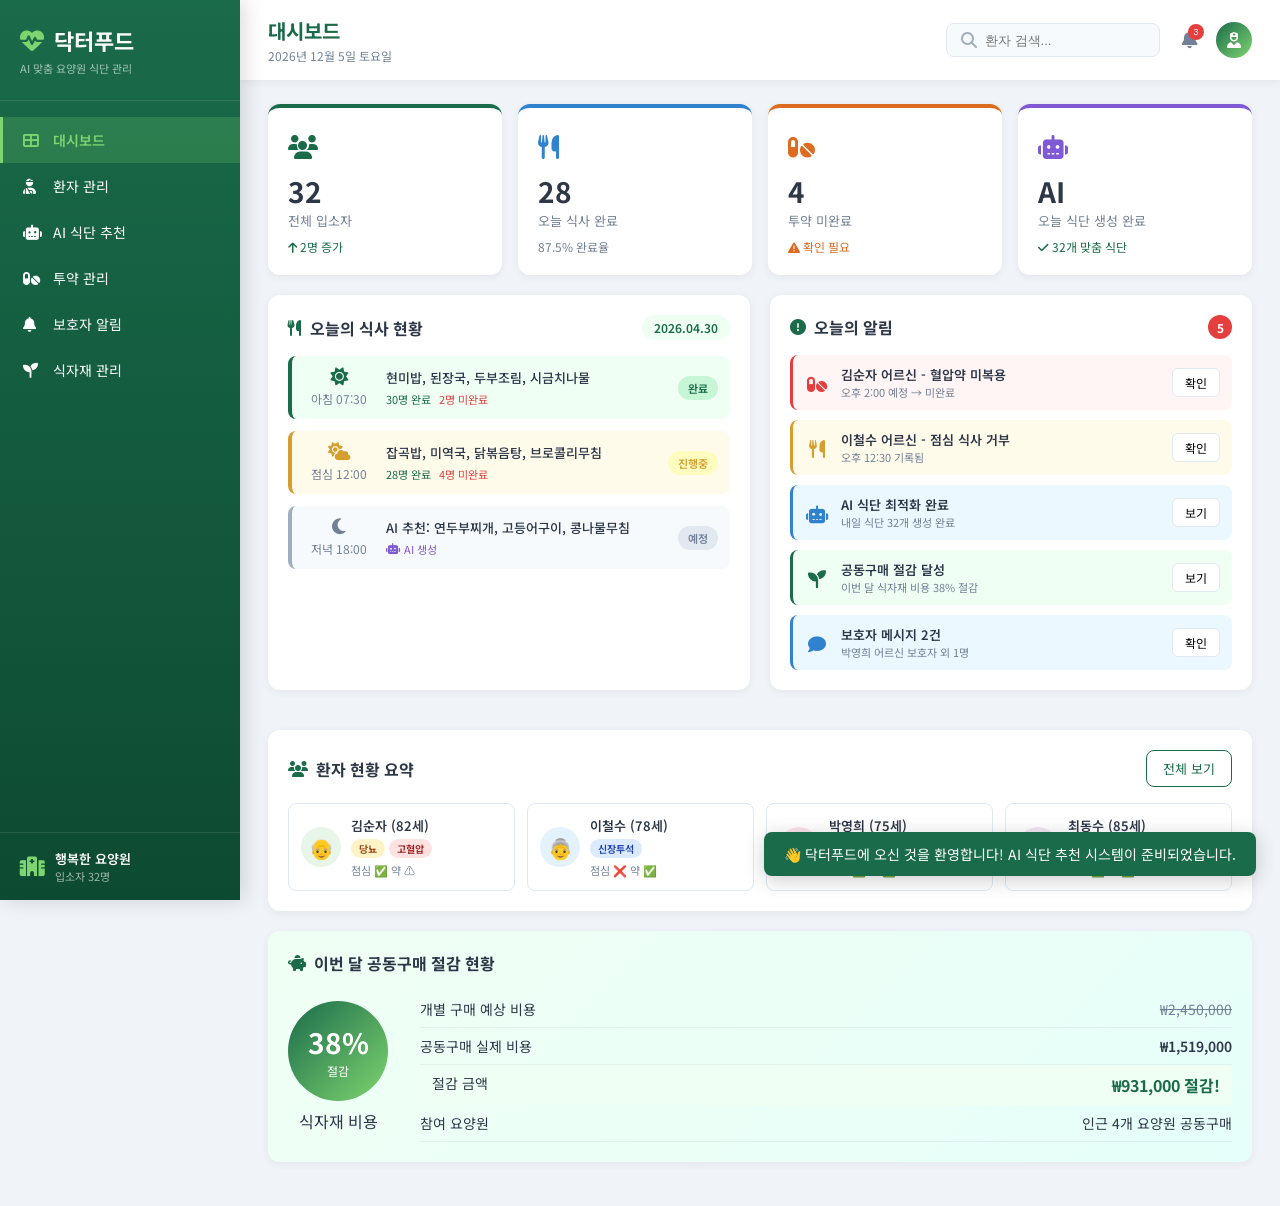
<file: admin.html>
<!DOCTYPE html>
<html lang="ko">
<head>
  <meta charset="UTF-8" />
  <meta name="viewport" content="width=device-width, initial-scale=1.0" />
  <title>닥터푸드 - AI 맞춤 요양원 식단 관리</title>
  <link rel="stylesheet" href="styles.css" />
  <link href="https://fonts.googleapis.com/css2?family=Noto+Sans+KR:wght@300;400;500;700&display=swap" rel="stylesheet" />
  <link rel="stylesheet" href="https://cdnjs.cloudflare.com/ajax/libs/font-awesome/6.4.0/css/all.min.css" />
</head>
<body>
  <!-- 사이드바 -->
  <nav class="sidebar" id="sidebar">
    <div class="sidebar-header">
      <div class="logo">
        <i class="fas fa-heartbeat"></i>
        <span>닥터푸드</span>
      </div>
      <p class="logo-sub">AI 맞춤 요양원 식단 관리</p>
    </div>
    <ul class="nav-menu">
      <li class="nav-item active" onclick="showPage('dashboard')">
        <i class="fas fa-th-large"></i><span>대시보드</span>
      </li>
      <li class="nav-item" onclick="showPage('patients')">
        <i class="fas fa-user-injured"></i><span>환자 관리</span>
      </li>
      <li class="nav-item" onclick="showPage('ai-diet')">
        <i class="fas fa-robot"></i><span>AI 식단 추천</span>
      </li>
      <li class="nav-item" onclick="showPage('medication')">
        <i class="fas fa-pills"></i><span>투약 관리</span>
      </li>
      <li class="nav-item" onclick="showPage('guardian')">
        <i class="fas fa-bell"></i><span>보호자 알림</span>
      </li>
      <li class="nav-item" onclick="showPage('ingredients')">
        <i class="fas fa-seedling"></i><span>식자재 관리</span>
      </li>
    </ul>
    <div class="sidebar-footer">
      <div class="facility-info">
        <i class="fas fa-hospital"></i>
        <div>
          <p class="facility-name">행복한 요양원</p>
          <p class="facility-count">입소자 32명</p>
        </div>
      </div>
    </div>
  </nav>

  <!-- 메인 콘텐츠 -->
  <main class="main-content">
    <!-- 상단 헤더 -->
    <header class="top-header">
      <div class="header-left">
        <h1 id="page-title">대시보드</h1>
        <p id="page-date"></p>
      </div>
      <div class="header-right">
        <div class="search-box">
          <i class="fas fa-search"></i>
          <input type="text" placeholder="환자 검색..." />
        </div>
        <div class="header-icons">
          <button class="icon-btn" onclick="showNotification()">
            <i class="fas fa-bell"></i>
            <span class="badge">3</span>
          </button>
          <div class="user-avatar">
            <i class="fas fa-user-nurse"></i>
          </div>
        </div>
      </div>
    </header>

    <!-- 대시보드 페이지 -->
    <div id="page-dashboard" class="page active">
      <!-- 통계 카드 -->
      <div class="stats-grid">
        <div class="stat-card green">
          <div class="stat-icon"><i class="fas fa-users"></i></div>
          <div class="stat-info">
            <h3>32</h3>
            <p>전체 입소자</p>
          </div>
          <div class="stat-trend up"><i class="fas fa-arrow-up"></i> 2명 증가</div>
        </div>
        <div class="stat-card blue">
          <div class="stat-icon"><i class="fas fa-utensils"></i></div>
          <div class="stat-info">
            <h3>28</h3>
            <p>오늘 식사 완료</p>
          </div>
          <div class="stat-trend">87.5% 완료율</div>
        </div>
        <div class="stat-card orange">
          <div class="stat-icon"><i class="fas fa-pills"></i></div>
          <div class="stat-info">
            <h3>4</h3>
            <p>투약 미완료</p>
          </div>
          <div class="stat-trend warn"><i class="fas fa-exclamation-triangle"></i> 확인 필요</div>
        </div>
        <div class="stat-card purple">
          <div class="stat-icon"><i class="fas fa-robot"></i></div>
          <div class="stat-info">
            <h3>AI</h3>
            <p>오늘 식단 생성 완료</p>
          </div>
          <div class="stat-trend up"><i class="fas fa-check"></i> 32개 맞춤 식단</div>
        </div>
      </div>

      <!-- 오늘의 식단 현황 + 알림 -->
      <div class="dashboard-grid">
        <!-- 오늘의 식사 현황 -->
        <div class="card">
          <div class="card-header">
            <h2><i class="fas fa-utensils"></i> 오늘의 식사 현황</h2>
            <span class="date-badge">2026.04.30</span>
          </div>
          <div class="meal-timeline">
            <div class="meal-slot completed">
              <div class="meal-time">
                <i class="fas fa-sun"></i>
                <span>아침 07:30</span>
              </div>
              <div class="meal-detail">
                <p class="meal-name">현미밥, 된장국, 두부조림, 시금치나물</p>
                <div class="meal-stats">
                  <span class="completed-count">30명 완료</span>
                  <span class="skip-count">2명 미완료</span>
                </div>
              </div>
              <span class="meal-badge done">완료</span>
            </div>
            <div class="meal-slot in-progress">
              <div class="meal-time">
                <i class="fas fa-cloud-sun"></i>
                <span>점심 12:00</span>
              </div>
              <div class="meal-detail">
                <p class="meal-name">잡곡밥, 미역국, 닭볶음탕, 브로콜리무침</p>
                <div class="meal-stats">
                  <span class="completed-count">28명 완료</span>
                  <span class="skip-count">4명 미완료</span>
                </div>
              </div>
              <span class="meal-badge progress">진행중</span>
            </div>
            <div class="meal-slot upcoming">
              <div class="meal-time">
                <i class="fas fa-moon"></i>
                <span>저녁 18:00</span>
              </div>
              <div class="meal-detail">
                <p class="meal-name">AI 추천: 연두부찌개, 고등어구이, 콩나물무침</p>
                <div class="meal-stats">
                  <span class="ai-badge"><i class="fas fa-robot"></i> AI 생성</span>
                </div>
              </div>
              <span class="meal-badge upcoming">예정</span>
            </div>
          </div>
        </div>

        <!-- 알림 & 주의 환자 -->
        <div class="card">
          <div class="card-header">
            <h2><i class="fas fa-exclamation-circle"></i> 오늘의 알림</h2>
            <span class="badge-count">5</span>
          </div>
          <div class="alert-list">
            <div class="alert-item danger">
              <div class="alert-icon"><i class="fas fa-pills"></i></div>
              <div class="alert-content">
                <p class="alert-title">김순자 어르신 - 혈압약 미복용</p>
                <p class="alert-time">오후 2:00 예정 → 미완료</p>
              </div>
              <button class="alert-btn" onclick="showPage('medication')">확인</button>
            </div>
            <div class="alert-item warning">
              <div class="alert-icon"><i class="fas fa-utensils"></i></div>
              <div class="alert-content">
                <p class="alert-title">이철수 어르신 - 점심 식사 거부</p>
                <p class="alert-time">오후 12:30 기록됨</p>
              </div>
              <button class="alert-btn" onclick="showPage('patients')">확인</button>
            </div>
            <div class="alert-item info">
              <div class="alert-icon"><i class="fas fa-robot"></i></div>
              <div class="alert-content">
                <p class="alert-title">AI 식단 최적화 완료</p>
                <p class="alert-time">내일 식단 32개 생성 완료</p>
              </div>
              <button class="alert-btn" onclick="showPage('ai-diet')">보기</button>
            </div>
            <div class="alert-item success">
              <div class="alert-icon"><i class="fas fa-seedling"></i></div>
              <div class="alert-content">
                <p class="alert-title">공동구매 절감 달성</p>
                <p class="alert-time">이번 달 식자재 비용 38% 절감</p>
              </div>
              <button class="alert-btn" onclick="showPage('ingredients')">보기</button>
            </div>
            <div class="alert-item info">
              <div class="alert-icon"><i class="fas fa-comment"></i></div>
              <div class="alert-content">
                <p class="alert-title">보호자 메시지 2건</p>
                <p class="alert-time">박영희 어르신 보호자 외 1명</p>
              </div>
              <button class="alert-btn" onclick="showPage('guardian')">확인</button>
            </div>
          </div>
        </div>
      </div>

      <!-- 환자 현황 요약 -->
      <div class="card">
        <div class="card-header">
          <h2><i class="fas fa-users"></i> 환자 현황 요약</h2>
          <button class="btn-outline" onclick="showPage('patients')">전체 보기</button>
        </div>
        <div class="patient-summary-grid">
          <div class="patient-mini-card" onclick="showPage('patients')">
            <div class="patient-avatar" style="background:#e8f5e9">👴</div>
            <div class="patient-mini-info">
              <p class="patient-name">김순자 (82세)</p>
              <div class="patient-tags">
                <span class="tag diabetes">당뇨</span>
                <span class="tag hypertension">고혈압</span>
              </div>
              <p class="patient-meal">점심 ✅ 약 ⚠️</p>
            </div>
          </div>
          <div class="patient-mini-card" onclick="showPage('patients')">
            <div class="patient-avatar" style="background:#e3f2fd">👵</div>
            <div class="patient-mini-info">
              <p class="patient-name">이철수 (78세)</p>
              <div class="patient-tags">
                <span class="tag kidney">신장투석</span>
              </div>
              <p class="patient-meal">점심 ❌ 약 ✅</p>
            </div>
          </div>
          <div class="patient-mini-card" onclick="showPage('patients')">
            <div class="patient-avatar" style="background:#fce4ec">👴</div>
            <div class="patient-mini-info">
              <p class="patient-name">박영희 (75세)</p>
              <div class="patient-tags">
                <span class="tag normal">일반식</span>
              </div>
              <p class="patient-meal">점심 ✅ 약 ✅</p>
            </div>
          </div>
          <div class="patient-mini-card" onclick="showPage('patients')">
            <div class="patient-avatar" style="background:#f3e5f5">👵</div>
            <div class="patient-mini-info">
              <p class="patient-name">최동수 (85세)</p>
              <div class="patient-tags">
                <span class="tag soft">연식</span>
                <span class="tag diabetes">당뇨</span>
              </div>
              <p class="patient-meal">점심 ✅ 약 ✅</p>
            </div>
          </div>
        </div>
      </div>

      <!-- 비용 절감 현황 -->
      <div class="card savings-card">
        <div class="card-header">
          <h2><i class="fas fa-piggy-bank"></i> 이번 달 공동구매 절감 현황</h2>
        </div>
        <div class="savings-grid">
          <div class="savings-item">
            <div class="savings-circle">
              <span class="savings-percent">38%</span>
              <span class="savings-label">절감</span>
            </div>
            <p>식자재 비용</p>
          </div>
          <div class="savings-stats">
            <div class="savings-row">
              <span>개별 구매 예상 비용</span>
              <span class="original-price">₩2,450,000</span>
            </div>
            <div class="savings-row">
              <span>공동구매 실제 비용</span>
              <span class="actual-price">₩1,519,000</span>
            </div>
            <div class="savings-row highlight">
              <span>절감 금액</span>
              <span class="saved-price">₩931,000 절감!</span>
            </div>
            <div class="savings-row">
              <span>참여 요양원</span>
              <span>인근 4개 요양원 공동구매</span>
            </div>
          </div>
        </div>
      </div>
    </div>

    <!-- 환자 관리 페이지 -->
    <div id="page-patients" class="page">
      <div class="card">
        <div class="card-header">
          <h2><i class="fas fa-user-injured"></i> 환자 목록</h2>
          <button class="btn-primary" onclick="openAddPatient()"><i class="fas fa-plus"></i> 환자 추가</button>
        </div>
        <div class="filter-bar">
          <button class="filter-btn active" onclick="filterPatients('all')">전체 (32)</button>
          <button class="filter-btn" onclick="filterPatients('diabetes')">당뇨 (12)</button>
          <button class="filter-btn" onclick="filterPatients('kidney')">신장투석 (5)</button>
          <button class="filter-btn" onclick="filterPatients('hypertension')">고혈압 (8)</button>
          <button class="filter-btn" onclick="filterPatients('soft')">연식 (7)</button>
        </div>
        <div class="patient-table-wrapper">
          <table class="patient-table">
            <thead>
              <tr>
                <th>이름</th>
                <th>나이</th>
                <th>기저질환</th>
                <th>식단 유형</th>
                <th>오늘 식사</th>
                <th>투약</th>
                <th>담당 간병인</th>
                <th>관리</th>
              </tr>
            </thead>
            <tbody id="patient-tbody">
              <tr>
                <td><div class="patient-name-cell"><span class="avatar-sm">👴</span>김순자</div></td>
                <td>82세</td>
                <td><span class="tag diabetes">당뇨</span><span class="tag hypertension">고혈압</span></td>
                <td><span class="diet-badge diabetes-diet">당뇨식</span></td>
                <td><span class="meal-check ok">아침✅ 점심✅</span></td>
                <td><span class="med-check warn">⚠️ 미복용</span></td>
                <td>이간병</td>
                <td><button class="btn-sm" onclick="showPatientDetail('김순자')">상세</button></td>
              </tr>
              <tr>
                <td><div class="patient-name-cell"><span class="avatar-sm">👵</span>이철수</div></td>
                <td>78세</td>
                <td><span class="tag kidney">신장투석</span></td>
                <td><span class="diet-badge kidney-diet">저단백식</span></td>
                <td><span class="meal-check warn">아침✅ 점심❌</span></td>
                <td><span class="med-check ok">✅ 완료</span></td>
                <td>박간병</td>
                <td><button class="btn-sm" onclick="showPatientDetail('이철수')">상세</button></td>
              </tr>
              <tr>
                <td><div class="patient-name-cell"><span class="avatar-sm">👴</span>박영희</div></td>
                <td>75세</td>
                <td><span class="tag normal">없음</span></td>
                <td><span class="diet-badge normal-diet">일반식</span></td>
                <td><span class="meal-check ok">아침✅ 점심✅</span></td>
                <td><span class="med-check ok">✅ 완료</span></td>
                <td>김간병</td>
                <td><button class="btn-sm" onclick="showPatientDetail('박영희')">상세</button></td>
              </tr>
              <tr>
                <td><div class="patient-name-cell"><span class="avatar-sm">👵</span>최동수</div></td>
                <td>85세</td>
                <td><span class="tag soft">연하곤란</span><span class="tag diabetes">당뇨</span></td>
                <td><span class="diet-badge soft-diet">연식+당뇨</span></td>
                <td><span class="meal-check ok">아침✅ 점심✅</span></td>
                <td><span class="med-check ok">✅ 완료</span></td>
                <td>이간병</td>
                <td><button class="btn-sm" onclick="showPatientDetail('최동수')">상세</button></td>
              </tr>
              <tr>
                <td><div class="patient-name-cell"><span class="avatar-sm">👴</span>정말순</div></td>
                <td>79세</td>
                <td><span class="tag hypertension">고혈압</span></td>
                <td><span class="diet-badge low-salt-diet">저염식</span></td>
                <td><span class="meal-check ok">아침✅ 점심✅</span></td>
                <td><span class="med-check ok">✅ 완료</span></td>
                <td>박간병</td>
                <td><button class="btn-sm" onclick="showPatientDetail('정말순')">상세</button></td>
              </tr>
            </tbody>
          </table>
        </div>
      </div>
    </div>

    <!-- AI 식단 추천 페이지 -->
    <div id="page-ai-diet" class="page">
      <div class="ai-header-card">
        <div class="ai-icon-big"><i class="fas fa-robot"></i></div>
        <div class="ai-header-text">
          <h2>AI 맞춤 식단 추천 엔진</h2>
          <p>환자의 건강 데이터, 기저질환, 영양 상태를 분석하여 개인별 최적 식단을 자동 생성합니다</p>
          <div class="ai-features">
            <span><i class="fas fa-check-circle"></i> 공통 식자재 최대 활용</span>
            <span><i class="fas fa-check-circle"></i> 기저질환별 맞춤 조리법</span>
            <span><i class="fas fa-check-circle"></i> 비용 최적화</span>
            <span><i class="fas fa-check-circle"></i> 영양 균형 보장</span>
          </div>
        </div>
        <button class="btn-ai" onclick="generateAIDiet()">
          <i class="fas fa-magic"></i> AI 식단 생성
        </button>
      </div>

      <div class="diet-week-selector">
        <button class="week-btn" onclick="changeWeek(-1)"><i class="fas fa-chevron-left"></i></button>
        <span id="week-label">2026년 4월 4주차</span>
        <button class="week-btn" onclick="changeWeek(1)"><i class="fas fa-chevron-right"></i></button>
      </div>

      <div class="diet-grid">
        <!-- 공통 식자재 풀 -->
        <div class="card ingredient-pool-card">
          <div class="card-header">
            <h2><i class="fas fa-layer-group"></i> 이번 주 공통 식자재 풀</h2>
            <span class="ai-generated-badge"><i class="fas fa-robot"></i> AI 최적화</span>
          </div>
          <p class="pool-desc">아래 식자재로 32명 전원의 맞춤 식단을 구성합니다 (조리법만 다르게)</p>
          <div class="ingredient-tags">
            <span class="ing-tag protein">🍗 닭고기</span>
            <span class="ing-tag protein">🐟 고등어</span>
            <span class="ing-tag protein">🥚 달걀</span>
            <span class="ing-tag protein">🫘 두부</span>
            <span class="ing-tag veggie">🥦 브로콜리</span>
            <span class="ing-tag veggie">🥕 당근</span>
            <span class="ing-tag veggie">🌿 시금치</span>
            <span class="ing-tag veggie">🧅 양파</span>
            <span class="ing-tag grain">🌾 현미</span>
            <span class="ing-tag grain">🍚 잡곡</span>
            <span class="ing-tag grain">🥔 감자</span>
          </div>
          <div class="cost-saving-bar">
            <div class="cost-label">
              <span>공동구매 절감률</span>
              <span class="cost-percent">38%</span>
            </div>
            <div class="progress-bar">
              <div class="progress-fill" style="width:38%"></div>
            </div>
          </div>
        </div>

        <!-- 식단 유형별 예시 -->
        <div class="card">
          <div class="card-header">
            <h2><i class="fas fa-utensils"></i> 오늘 저녁 - 식단 유형별 비교</h2>
          </div>
          <div class="diet-comparison">
            <div class="diet-type-card">
              <div class="diet-type-header normal">
                <i class="fas fa-utensils"></i> 일반식 (18명)
              </div>
              <div class="diet-items">
                <p>🍚 현미잡곡밥</p>
                <p>🍲 된장찌개</p>
                <p>🍗 닭볶음탕 (보통 간)</p>
                <p>🥦 브로콜리볶음</p>
                <p>🥗 시금치나물</p>
              </div>
              <div class="nutrition-info">
                <span>열량: 580kcal</span>
                <span>나트륨: 1,200mg</span>
              </div>
            </div>
            <div class="diet-type-card">
              <div class="diet-type-header diabetes">
                <i class="fas fa-tint"></i> 당뇨식 (12명)
              </div>
              <div class="diet-items">
                <p>🌾 현미밥 (소량)</p>
                <p>🥣 맑은 두부국</p>
                <p>🍗 닭가슴살 구이 (무소스)</p>
                <p>🥦 브로콜리 찜</p>
                <p>🥗 시금치나물 (저염)</p>
              </div>
              <div class="nutrition-info">
                <span>열량: 420kcal</span>
                <span>당지수: 낮음</span>
              </div>
            </div>
            <div class="diet-type-card">
              <div class="diet-type-header kidney">
                <i class="fas fa-filter"></i> 저단백식 (5명)
              </div>
              <div class="diet-items">
                <p>🍚 백미밥 (소량)</p>
                <p>🥣 채소국 (저칼륨)</p>
                <p>🍗 닭가슴살 소량</p>
                <p>🥕 당근볶음 (저인)</p>
                <p>🥚 달걀흰자 찜</p>
              </div>
              <div class="nutrition-info">
                <span>열량: 380kcal</span>
                <span>단백질: 제한</span>
              </div>
            </div>
            <div class="diet-type-card">
              <div class="diet-type-header soft">
                <i class="fas fa-blender"></i> 연식 (7명)
              </div>
              <div class="diet-items">
                <p>🍚 부드러운 죽</p>
                <p>🥣 두부연두부찌개</p>
                <p>🍗 닭고기 다짐 완자</p>
                <p>🥦 브로콜리 퓨레</p>
                <p>🥕 당근 으깸</p>
              </div>
              <div class="nutrition-info">
                <span>열량: 350kcal</span>
                <span>질감: 부드러움</span>
              </div>
            </div>
          </div>
        </div>
      </div>

      <!-- 주간 식단 캘린더 -->
      <div class="card">
        <div class="card-header">
          <h2><i class="fas fa-calendar-week"></i> 주간 식단 캘린더</h2>
          <button class="btn-outline"><i class="fas fa-download"></i> 식단표 출력</button>
        </div>
        <div class="week-calendar">
          <div class="cal-header">
            <div class="cal-time"></div>
            <div class="cal-day">월 (4/28)</div>
            <div class="cal-day">화 (4/29)</div>
            <div class="cal-day today">수 (4/30)</div>
            <div class="cal-day">목 (5/1)</div>
            <div class="cal-day">금 (5/2)</div>
          </div>
          <div class="cal-row">
            <div class="cal-time"><i class="fas fa-sun"></i> 아침</div>
            <div class="cal-cell">현미밥, 미역국, 계란찜</div>
            <div class="cal-cell">잡곡밥, 콩나물국, 두부조림</div>
            <div class="cal-cell today-cell">현미밥, 된장국, 두부조림</div>
            <div class="cal-cell ai-cell"><i class="fas fa-robot"></i> AI 생성</div>
            <div class="cal-cell ai-cell"><i class="fas fa-robot"></i> AI 생성</div>
          </div>
          <div class="cal-row">
            <div class="cal-time"><i class="fas fa-cloud-sun"></i> 점심</div>
            <div class="cal-cell">잡곡밥, 갈비탕, 깍두기</div>
            <div class="cal-cell">현미밥, 순두부찌개, 나물</div>
            <div class="cal-cell today-cell">잡곡밥, 미역국, 닭볶음탕</div>
            <div class="cal-cell ai-cell"><i class="fas fa-robot"></i> AI 생성</div>
            <div class="cal-cell ai-cell"><i class="fas fa-robot"></i> AI 생성</div>
          </div>
          <div class="cal-row">
            <div class="cal-time"><i class="fas fa-moon"></i> 저녁</div>
            <div class="cal-cell">현미밥, 북어국, 제육볶음</div>
            <div class="cal-cell">잡곡밥, 된장찌개, 고등어구이</div>
            <div class="cal-cell today-cell">연두부찌개, 고등어구이</div>
            <div class="cal-cell ai-cell"><i class="fas fa-robot"></i> AI 생성</div>
            <div class="cal-cell ai-cell"><i class="fas fa-robot"></i> AI 생성</div>
          </div>
        </div>
      </div>
    </div>

    <!-- 투약 관리 페이지 -->
    <div id="page-medication" class="page">
      <div class="card">
        <div class="card-header">
          <h2><i class="fas fa-pills"></i> 오늘의 투약 현황</h2>
          <div class="med-summary">
            <span class="med-ok">완료 28명</span>
            <span class="med-warn">미완료 4명</span>
          </div>
        </div>
        <div class="med-timeline">
          <div class="med-time-slot">
            <div class="time-label"><i class="fas fa-sun"></i> 아침 (08:00)</div>
            <div class="med-patients">
              <div class="med-patient-card done">
                <span class="patient-name-med">김순자</span>
                <div class="med-list">
                  <span class="med-item">혈압약</span>
                  <span class="med-item">당뇨약</span>
                </div>
                <span class="med-status done"><i class="fas fa-check"></i> 완료 08:15</span>
              </div>
              <div class="med-patient-card done">
                <span class="patient-name-med">이철수</span>
                <div class="med-list">
                  <span class="med-item">투석보조제</span>
                  <span class="med-item">철분제</span>
                </div>
                <span class="med-status done"><i class="fas fa-check"></i> 완료 08:10</span>
              </div>
              <div class="med-patient-card done">
                <span class="patient-name-med">박영희</span>
                <div class="med-list">
                  <span class="med-item">종합비타민</span>
                </div>
                <span class="med-status done"><i class="fas fa-check"></i> 완료 08:20</span>
              </div>
            </div>
          </div>
          <div class="med-time-slot">
            <div class="time-label warn-time"><i class="fas fa-cloud-sun"></i> 점심 (13:00) ⚠️ 미완료 있음</div>
            <div class="med-patients">
              <div class="med-patient-card done">
                <span class="patient-name-med">이철수</span>
                <div class="med-list">
                  <span class="med-item">혈압약</span>
                </div>
                <span class="med-status done"><i class="fas fa-check"></i> 완료 13:05</span>
              </div>
              <div class="med-patient-card missed">
                <span class="patient-name-med">김순자</span>
                <div class="med-list">
                  <span class="med-item">혈압약</span>
                  <span class="med-item">당뇨약</span>
                </div>
                <span class="med-status missed"><i class="fas fa-times"></i> 미복용</span>
                <button class="btn-sm-red" onclick="markMedDone('김순자', '점심')">복용 확인</button>
              </div>
              <div class="med-patient-card missed">
                <span class="patient-name-med">최동수</span>
                <div class="med-list">
                  <span class="med-item">당뇨약</span>
                </div>
                <span class="med-status missed"><i class="fas fa-times"></i> 미복용</span>
                <button class="btn-sm-red" onclick="markMedDone('최동수', '점심')">복용 확인</button>
              </div>
            </div>
          </div>
          <div class="med-time-slot upcoming-slot">
            <div class="time-label upcoming-time"><i class="fas fa-moon"></i> 저녁 (19:00) - 예정</div>
            <div class="med-patients">
              <div class="med-patient-card upcoming">
                <span class="patient-name-med">김순자</span>
                <div class="med-list">
                  <span class="med-item">수면제</span>
                </div>
                <span class="med-status upcoming">예정</span>
              </div>
              <div class="med-patient-card upcoming">
                <span class="patient-name-med">이철수</span>
                <div class="med-list">
                  <span class="med-item">투석보조제</span>
                </div>
                <span class="med-status upcoming">예정</span>
              </div>
            </div>
          </div>
        </div>
      </div>
    </div>

    <!-- 보호자 알림 페이지 -->
    <div id="page-guardian" class="page">
      <div class="guardian-grid">
        <div class="card">
          <div class="card-header">
            <h2><i class="fas fa-comment-dots"></i> 보호자 메시지</h2>
            <span class="badge-count">2</span>
          </div>
          <div class="message-list">
            <div class="message-item unread">
              <div class="message-avatar">👨</div>
              <div class="message-content">
                <div class="message-header">
                  <span class="sender">김철민 (김순자 어르신 아들)</span>
                  <span class="msg-time">오후 2:30</span>
                </div>
                <p class="message-text">어머니 오늘 식사는 잘 하셨나요? 혈압약은 드셨는지 확인 부탁드립니다.</p>
                <div class="message-reply">
                  <input type="text" placeholder="답장 입력..." class="reply-input" />
                  <button class="btn-send" onclick="sendReply()"><i class="fas fa-paper-plane"></i></button>
                </div>
              </div>
            </div>
            <div class="message-item unread">
              <div class="message-avatar">👩</div>
              <div class="message-content">
                <div class="message-header">
                  <span class="sender">박지수 (박영희 어르신 딸)</span>
                  <span class="msg-time">오전 11:15</span>
                </div>
                <p class="message-text">어머니가 좋아하시는 된장찌개 식단에 넣어주실 수 있나요?</p>
                <div class="message-reply">
                  <input type="text" placeholder="답장 입력..." class="reply-input" />
                  <button class="btn-send" onclick="sendReply()"><i class="fas fa-paper-plane"></i></button>
                </div>
              </div>
            </div>
          </div>
        </div>

        <div class="card">
          <div class="card-header">
            <h2><i class="fas fa-share-alt"></i> 오늘의 현황 공유</h2>
            <button class="btn-primary" onclick="sendDailyReport()"><i class="fas fa-paper-plane"></i> 전체 발송</button>
          </div>
          <div class="report-preview">
            <div class="report-card">
              <div class="report-header">
                <span>📋 오늘의 케어 리포트</span>
                <span>2026.04.30</span>
              </div>
              <div class="report-patient">
                <strong>김순자 어르신 (82세)</strong>
              </div>
              <div class="report-items">
                <div class="report-item">
                  <i class="fas fa-sun"></i>
                  <span>아침 식사: 현미밥, 된장국 - <strong>완료 ✅</strong></span>
                </div>
                <div class="report-item">
                  <i class="fas fa-cloud-sun"></i>
                  <span>점심 식사: 잡곡밥, 닭볶음탕 - <strong>완료 ✅</strong></span>
                </div>
                <div class="report-item warn-item">
                  <i class="fas fa-pills"></i>
                  <span>점심 혈압약: <strong>미복용 ⚠️</strong> - 간병인 확인 중</span>
                </div>
                <div class="report-item">
                  <i class="fas fa-heart"></i>
                  <span>건강 상태: 양호, 특이사항 없음</span>
                </div>
              </div>
              <div class="report-footer">
                <span>담당 간병인: 이간병 | 행복한 요양원</span>
              </div>
            </div>
          </div>
        </div>
      </div>

      <!-- 활동 사진 -->
      <div class="card">
        <div class="card-header">
          <h2><i class="fas fa-camera"></i> 오늘의 활동 사진</h2>
          <button class="btn-outline"><i class="fas fa-upload"></i> 사진 업로드</button>
        </div>
        <div class="photo-grid">
          <div class="photo-item">
            <div class="photo-placeholder">
              <i class="fas fa-utensils"></i>
              <p>아침 식사 사진</p>
              <span>07:45</span>
            </div>
          </div>
          <div class="photo-item">
            <div class="photo-placeholder">
              <i class="fas fa-walking"></i>
              <p>오전 산책</p>
              <span>10:30</span>
            </div>
          </div>
          <div class="photo-item">
            <div class="photo-placeholder">
              <i class="fas fa-utensils"></i>
              <p>점심 식사 사진</p>
              <span>12:15</span>
            </div>
          </div>
          <div class="photo-item">
            <div class="photo-placeholder">
              <i class="fas fa-gamepad"></i>
              <p>오후 여가 활동</p>
              <span>14:00</span>
            </div>
          </div>
        </div>
      </div>
    </div>

    <!-- 식자재 관리 페이지 -->
    <div id="page-ingredients" class="page">
      <div class="card">
        <div class="card-header">
          <h2><i class="fas fa-seedling"></i> 닥터푸드 농가 - 식자재 관리</h2>
          <button class="btn-primary"><i class="fas fa-shopping-cart"></i> 공동구매 신청</button>
        </div>
        <div class="ingredient-stats">
          <div class="ing-stat-card">
            <i class="fas fa-truck"></i>
            <h3>12개</h3>
            <p>등록 공급업체</p>
          </div>
          <div class="ing-stat-card">
            <i class="fas fa-qrcode"></i>
            <h3>QR 추적</h3>
            <p>전 식자재 출처 공개</p>
          </div>
          <div class="ing-stat-card">
            <i class="fas fa-users"></i>
            <h3>4개</h3>
            <p>공동구매 참여 요양원</p>
          </div>
          <div class="ing-stat-card">
            <i class="fas fa-piggy-bank"></i>
            <h3>38%</h3>
            <p>이번 달 절감률</p>
          </div>
        </div>
        <div class="ingredient-list">
          <h3>이번 주 발주 목록 (AI 자동 생성)</h3>
          <table class="ingredient-table">
            <thead>
              <tr>
                <th>식자재</th>
                <th>공급 농가</th>
                <th>수량</th>
                <th>단가</th>
                <th>QR 추적</th>
                <th>인증</th>
              </tr>
            </thead>
            <tbody>
              <tr>
                <td>🍗 닭고기 (국내산)</td>
                <td>강원 홍천 행복농장</td>
                <td>15kg</td>
                <td>₩8,500/kg</td>
                <td><button class="qr-btn"><i class="fas fa-qrcode"></i> QR</button></td>
                <td><span class="cert-badge">HACCP</span></td>
              </tr>
              <tr>
                <td>🐟 고등어 (국내산)</td>
                <td>경남 통영 신선수산</td>
                <td>10kg</td>
                <td>₩12,000/kg</td>
                <td><button class="qr-btn"><i class="fas fa-qrcode"></i> QR</button></td>
                <td><span class="cert-badge">HACCP</span></td>
              </tr>
              <tr>
                <td>🫘 두부 (국산콩)</td>
                <td>충북 청주 건강두부</td>
                <td>20모</td>
                <td>₩2,500/모</td>
                <td><button class="qr-btn"><i class="fas fa-qrcode"></i> QR</button></td>
                <td><span class="cert-badge organic">유기농</span></td>
              </tr>
              <tr>
                <td>🥦 브로콜리</td>
                <td>전남 해남 싱싱농원</td>
                <td>8kg</td>
                <td>₩3,200/kg</td>
                <td><button class="qr-btn"><i class="fas fa-qrcode"></i> QR</button></td>
                <td><span class="cert-badge">GAP</span></td>
              </tr>
              <tr>
                <td>🌾 현미 (국내산)</td>
                <td>경기 이천 황금쌀</td>
                <td>30kg</td>
                <td>₩4,800/kg</td>
                <td><button class="qr-btn"><i class="fas fa-qrcode"></i> QR</button></td>
                <td><span class="cert-badge">친환경</span></td>
              </tr>
            </tbody>
          </table>
        </div>
      </div>
    </div>
  </main>

  <!-- 모달: AI 식단 생성 중 -->
  <div id="ai-modal" class="modal hidden">
    <div class="modal-content">
      <div class="ai-loading">
        <div class="ai-spinner"><i class="fas fa-robot"></i></div>
        <h3>AI 식단 생성 중...</h3>
        <p>32명의 건강 데이터를 분석하고 있습니다</p>
        <div class="loading-steps">
          <div class="step active" id="step1">✅ 환자 건강 데이터 분석</div>
          <div class="step" id="step2">⏳ 기저질환별 영양 요구량 계산</div>
          <div class="step" id="step3">⏳ 공통 식자재 최적화</div>
          <div class="step" id="step4">⏳ 개별 맞춤 식단 생성</div>
          <div class="step" id="step5">⏳ 비용 최적화 완료</div>
        </div>
      </div>
    </div>
  </div>

  <!-- 알림 토스트 -->
  <div id="toast" class="toast hidden"></div>

  <script src="app.js"></script>
</body>
</html>
</file>
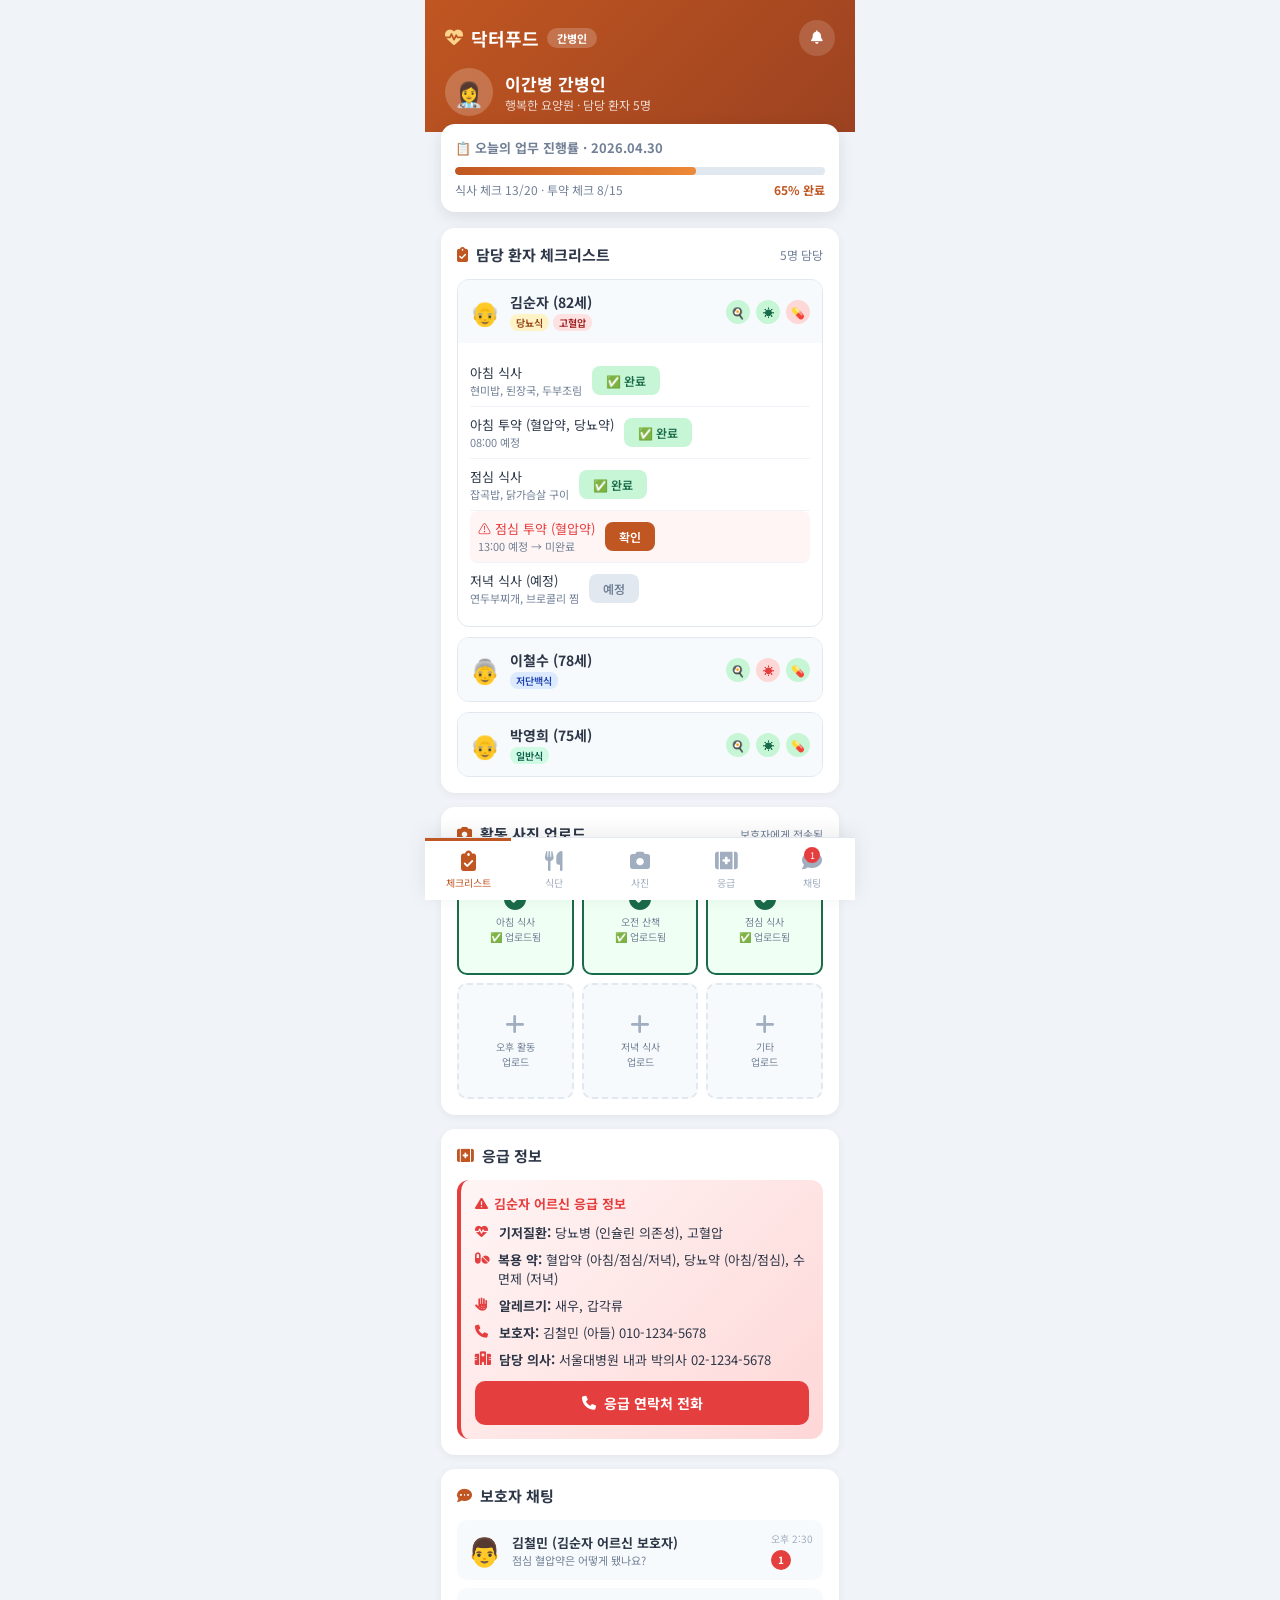
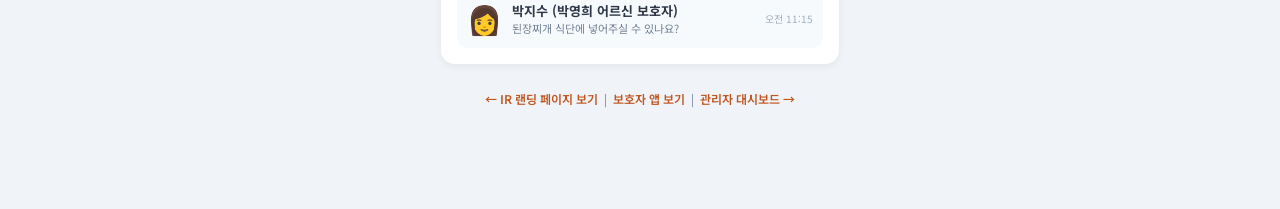
<file: caregiver.html>
<!DOCTYPE html>
<html lang="ko">
<head>
  <meta charset="UTF-8" />
  <meta name="viewport" content="width=device-width, initial-scale=1.0, maximum-scale=1.0" />
  <title>닥터푸드 - 간병인 앱</title>
  <link href="https://fonts.googleapis.com/css2?family=Noto+Sans+KR:wght@300;400;500;700&display=swap" rel="stylesheet" />
  <link rel="stylesheet" href="https://cdnjs.cloudflare.com/ajax/libs/font-awesome/6.4.0/css/all.min.css" />
  <style>
    * { margin: 0; padding: 0; box-sizing: border-box; }
    body {
      font-family: 'Noto Sans KR', sans-serif;
      background: #f0f4f8;
      color: #2d3748;
      max-width: 430px;
      margin: 0 auto;
      min-height: 100vh;
    }

    .app-header {
      background: linear-gradient(135deg, #c05621, #9c4221);
      color: white;
      padding: 20px 20px 16px;
    }

    .header-top {
      display: flex;
      justify-content: space-between;
      align-items: center;
      margin-bottom: 12px;
    }

    .app-logo {
      display: flex;
      align-items: center;
      gap: 8px;
      font-size: 18px;
      font-weight: 700;
    }

    .app-logo i { color: #fbd38d; }
    .role-badge {
      background: rgba(255,255,255,0.2);
      padding: 2px 10px;
      border-radius: 12px;
      font-size: 11px;
    }

    .header-icon-btn {
      background: rgba(255,255,255,0.15);
      border: none;
      color: white;
      width: 36px; height: 36px;
      border-radius: 50%;
      display: flex;
      align-items: center;
      justify-content: center;
      cursor: pointer;
    }

    .caregiver-info {
      display: flex;
      align-items: center;
      gap: 12px;
    }

    .caregiver-avatar {
      width: 48px; height: 48px;
      background: rgba(255,255,255,0.2);
      border-radius: 50%;
      display: flex;
      align-items: center;
      justify-content: center;
      font-size: 24px;
    }

    .caregiver-detail h2 { font-size: 17px; font-weight: 700; }
    .caregiver-detail p { font-size: 12px; color: rgba(255,255,255,0.8); }

    /* 오늘 할 일 요약 */
    .todo-summary {
      background: white;
      margin: 0 16px;
      border-radius: 14px;
      padding: 14px;
      box-shadow: 0 4px 16px rgba(0,0,0,0.1);
      margin-top: -8px;
      position: relative;
      z-index: 10;
    }

    .todo-title {
      font-size: 13px;
      font-weight: 700;
      color: #718096;
      margin-bottom: 10px;
    }

    .todo-progress-bar {
      height: 8px;
      background: #e2e8f0;
      border-radius: 4px;
      overflow: hidden;
      margin-bottom: 6px;
    }

    .todo-progress-fill {
      height: 100%;
      background: linear-gradient(90deg, #c05621, #ed8936);
      border-radius: 4px;
      width: 65%;
    }

    .todo-progress-text {
      font-size: 12px;
      color: #718096;
      display: flex;
      justify-content: space-between;
    }

    .todo-progress-text span:last-child { color: #c05621; font-weight: 700; }

    /* 메인 */
    .main-content { padding: 16px 16px 90px; }

    .section-card {
      background: white;
      border-radius: 14px;
      padding: 16px;
      margin-bottom: 14px;
      box-shadow: 0 2px 8px rgba(0,0,0,0.06);
    }

    .section-header {
      display: flex;
      justify-content: space-between;
      align-items: center;
      margin-bottom: 14px;
    }

    .section-title {
      font-size: 15px;
      font-weight: 700;
      display: flex;
      align-items: center;
      gap: 8px;
    }

    .section-title i { color: #c05621; }

    /* 환자 체크리스트 */
    .patient-checklist { display: flex; flex-direction: column; gap: 10px; }

    .patient-check-item {
      border: 1px solid #e2e8f0;
      border-radius: 12px;
      overflow: hidden;
    }

    .patient-check-header {
      display: flex;
      align-items: center;
      gap: 10px;
      padding: 12px;
      background: #f7fafc;
      cursor: pointer;
    }

    .patient-check-avatar { font-size: 24px; }

    .patient-check-info { flex: 1; }
    .patient-check-name { font-size: 14px; font-weight: 700; }
    .patient-check-tags { display: flex; gap: 4px; margin-top: 2px; }

    .mini-tag {
      padding: 1px 6px;
      border-radius: 8px;
      font-size: 10px;
      font-weight: 600;
    }

    .mini-tag.diabetes { background: #fef3c7; color: #92400e; }
    .mini-tag.kidney { background: #dbeafe; color: #1e40af; }
    .mini-tag.hypertension { background: #fee2e2; color: #991b1b; }
    .mini-tag.normal { background: #d1fae5; color: #065f46; }

    .patient-check-status { display: flex; gap: 6px; }

    .check-dot {
      width: 24px; height: 24px;
      border-radius: 50%;
      display: flex;
      align-items: center;
      justify-content: center;
      font-size: 11px;
    }

    .check-dot.done { background: #c6f6d5; color: #1a6b4a; }
    .check-dot.miss { background: #fed7d7; color: #e53e3e; }
    .check-dot.pending { background: #e2e8f0; color: #718096; }

    .patient-check-body { padding: 12px; }

    .check-row {
      display: flex;
      align-items: center;
      gap: 10px;
      padding: 8px 0;
      border-bottom: 1px solid #f0f4f8;
    }

    .check-row:last-child { border-bottom: none; }

    .check-label { flex: 1; font-size: 13px; }
    .check-sublabel { font-size: 11px; color: #718096; }

    .check-btn {
      padding: 6px 14px;
      border-radius: 8px;
      border: none;
      cursor: pointer;
      font-size: 12px;
      font-family: 'Noto Sans KR', sans-serif;
      font-weight: 600;
      transition: all 0.2s;
    }

    .check-btn.done { background: #c6f6d5; color: #1a6b4a; }
    .check-btn.todo { background: #c05621; color: white; }
    .check-btn.todo:hover { background: #9c4221; }
    .check-btn.skip { background: #fed7d7; color: #e53e3e; }

    /* 응급 정보 */
    .emergency-card {
      background: linear-gradient(135deg, #fff5f5, #fed7d7);
      border-radius: 12px;
      padding: 14px;
      border-left: 4px solid #e53e3e;
    }

    .emergency-title {
      font-size: 13px;
      font-weight: 700;
      color: #e53e3e;
      margin-bottom: 10px;
      display: flex;
      align-items: center;
      gap: 6px;
    }

    .emergency-items { display: flex; flex-direction: column; gap: 8px; }

    .emergency-item {
      display: flex;
      align-items: flex-start;
      gap: 8px;
      font-size: 13px;
    }

    .emergency-item i { color: #e53e3e; width: 16px; margin-top: 2px; }

    .emergency-call-btn {
      width: 100%;
      background: #e53e3e;
      color: white;
      border: none;
      padding: 12px;
      border-radius: 10px;
      font-size: 14px;
      font-weight: 700;
      font-family: 'Noto Sans KR', sans-serif;
      cursor: pointer;
      margin-top: 12px;
      display: flex;
      align-items: center;
      justify-content: center;
      gap: 8px;
    }

    /* 사진 업로드 */
    .upload-grid {
      display: grid;
      grid-template-columns: repeat(3, 1fr);
      gap: 8px;
    }

    .upload-item {
      aspect-ratio: 1;
      border-radius: 10px;
      background: #f7fafc;
      border: 2px dashed #e2e8f0;
      display: flex;
      flex-direction: column;
      align-items: center;
      justify-content: center;
      cursor: pointer;
      transition: all 0.2s;
    }

    .upload-item:hover { border-color: #c05621; background: #fff5eb; }
    .upload-item i { font-size: 22px; color: #a0aec0; margin-bottom: 4px; }
    .upload-item span { font-size: 10px; color: #718096; text-align: center; }

    .upload-item.uploaded {
      background: #f0fff4;
      border-color: #1a6b4a;
      border-style: solid;
    }

    .upload-item.uploaded i { color: #1a6b4a; }

    /* 채팅 */
    .chat-list { display: flex; flex-direction: column; gap: 8px; }

    .chat-preview-item {
      display: flex;
      align-items: center;
      gap: 10px;
      padding: 10px;
      border-radius: 10px;
      background: #f7fafc;
      cursor: pointer;
    }

    .chat-preview-avatar { font-size: 28px; }
    .chat-preview-info { flex: 1; }
    .chat-preview-name { font-size: 13px; font-weight: 700; }
    .chat-preview-msg { font-size: 11px; color: #718096; }
    .chat-preview-time { font-size: 10px; color: #a0aec0; }

    .unread-badge {
      background: #e53e3e;
      color: white;
      width: 20px; height: 20px;
      border-radius: 50%;
      display: flex;
      align-items: center;
      justify-content: center;
      font-size: 10px;
      font-weight: 700;
    }

    /* 하단 탭바 */
    .bottom-tab {
      position: fixed;
      bottom: 0;
      left: 50%;
      transform: translateX(-50%);
      width: 100%;
      max-width: 430px;
      background: white;
      border-top: 1px solid #e2e8f0;
      display: flex;
      z-index: 100;
      box-shadow: 0 -4px 20px rgba(0,0,0,0.08);
    }

    .tab-item {
      flex: 1;
      display: flex;
      flex-direction: column;
      align-items: center;
      padding: 10px 4px;
      cursor: pointer;
      font-size: 10px;
      color: #a0aec0;
      gap: 4px;
      border-top: 3px solid transparent;
    }

    .tab-item i { font-size: 20px; }
    .tab-item.active { color: #c05621; border-top-color: #c05621; }

    /* 토스트 */
    .toast {
      position: fixed;
      bottom: 80px;
      left: 50%;
      transform: translateX(-50%);
      background: #2d3748;
      color: white;
      padding: 10px 20px;
      border-radius: 20px;
      font-size: 13px;
      z-index: 2000;
      white-space: nowrap;
      box-shadow: 0 4px 20px rgba(0,0,0,0.2);
    }

    .toast.hidden { display: none; }
    .toast.success { background: #1a6b4a; }
    .toast.warn { background: #c05621; }

    .link-nav {
      text-align: center;
      padding: 12px;
      font-size: 12px;
      color: #718096;
    }

    .link-nav a { color: #c05621; text-decoration: none; font-weight: 600; }
  </style>
</head>
<body>

  <!-- 헤더 -->
  <div class="app-header">
    <div class="header-top">
      <div class="app-logo">
        <i class="fas fa-heartbeat"></i>
        닥터푸드
        <span class="role-badge">간병인</span>
      </div>
      <button class="header-icon-btn" onclick="showToast('알림 확인')">
        <i class="fas fa-bell"></i>
      </button>
    </div>
    <div class="caregiver-info">
      <div class="caregiver-avatar">👩‍⚕️</div>
      <div class="caregiver-detail">
        <h2>이간병 간병인</h2>
        <p>행복한 요양원 · 담당 환자 5명</p>
      </div>
    </div>
  </div>

  <!-- 오늘 할 일 진행률 -->
  <div class="todo-summary">
    <div class="todo-title">📋 오늘의 업무 진행률 · 2026.04.30</div>
    <div class="todo-progress-bar">
      <div class="todo-progress-fill"></div>
    </div>
    <div class="todo-progress-text">
      <span>식사 체크 13/20 · 투약 체크 8/15</span>
      <span>65% 완료</span>
    </div>
  </div>

  <!-- 메인 -->
  <div class="main-content">

    <!-- 환자별 체크리스트 -->
    <div class="section-card">
      <div class="section-header">
        <div class="section-title"><i class="fas fa-clipboard-check"></i> 담당 환자 체크리스트</div>
        <span style="font-size:12px;color:#718096">5명 담당</span>
      </div>

      <div class="patient-checklist">

        <!-- 환자 1: 김순자 -->
        <div class="patient-check-item">
          <div class="patient-check-header" onclick="togglePatient('p1')">
            <div class="patient-check-avatar">👴</div>
            <div class="patient-check-info">
              <div class="patient-check-name">김순자 (82세)</div>
              <div class="patient-check-tags">
                <span class="mini-tag diabetes">당뇨식</span>
                <span class="mini-tag hypertension">고혈압</span>
              </div>
            </div>
            <div class="patient-check-status">
              <div class="check-dot done" title="아침식사">🍳</div>
              <div class="check-dot done" title="점심식사">☀️</div>
              <div class="check-dot miss" title="점심투약">💊</div>
            </div>
          </div>
          <div class="patient-check-body" id="p1">
            <div class="check-row">
              <div>
                <div class="check-label">아침 식사</div>
                <div class="check-sublabel">현미밥, 된장국, 두부조림</div>
              </div>
              <button class="check-btn done">✅ 완료</button>
            </div>
            <div class="check-row">
              <div>
                <div class="check-label">아침 투약 (혈압약, 당뇨약)</div>
                <div class="check-sublabel">08:00 예정</div>
              </div>
              <button class="check-btn done">✅ 완료</button>
            </div>
            <div class="check-row">
              <div>
                <div class="check-label">점심 식사</div>
                <div class="check-sublabel">잡곡밥, 닭가슴살 구이</div>
              </div>
              <button class="check-btn done">✅ 완료</button>
            </div>
            <div class="check-row" style="background:#fff5f5;border-radius:8px;padding:8px;">
              <div>
                <div class="check-label" style="color:#e53e3e">⚠️ 점심 투약 (혈압약)</div>
                <div class="check-sublabel">13:00 예정 → 미완료</div>
              </div>
              <button class="check-btn todo" onclick="markDone(this, '김순자 점심 투약')">확인</button>
            </div>
            <div class="check-row">
              <div>
                <div class="check-label">저녁 식사 (예정)</div>
                <div class="check-sublabel">연두부찌개, 브로콜리 찜</div>
              </div>
              <button class="check-btn pending" style="background:#e2e8f0;color:#718096">예정</button>
            </div>
          </div>
        </div>

        <!-- 환자 2: 이철수 -->
        <div class="patient-check-item">
          <div class="patient-check-header" onclick="togglePatient('p2')">
            <div class="patient-check-avatar">👵</div>
            <div class="patient-check-info">
              <div class="patient-check-name">이철수 (78세)</div>
              <div class="patient-check-tags">
                <span class="mini-tag kidney">저단백식</span>
              </div>
            </div>
            <div class="patient-check-status">
              <div class="check-dot done">🍳</div>
              <div class="check-dot miss">☀️</div>
              <div class="check-dot done">💊</div>
            </div>
          </div>
          <div class="patient-check-body" id="p2" style="display:none">
            <div class="check-row">
              <div>
                <div class="check-label">아침 식사</div>
                <div class="check-sublabel">백미밥, 채소국 (저칼륨)</div>
              </div>
              <button class="check-btn done">✅ 완료</button>
            </div>
            <div class="check-row" style="background:#fff5f5;border-radius:8px;padding:8px;">
              <div>
                <div class="check-label" style="color:#e53e3e">⚠️ 점심 식사 거부</div>
                <div class="check-sublabel">식욕 없다고 하심</div>
              </div>
              <button class="check-btn skip">거부 기록됨</button>
            </div>
            <div class="check-row">
              <div>
                <div class="check-label">투약 (투석보조제, 철분제)</div>
                <div class="check-sublabel">08:10 완료</div>
              </div>
              <button class="check-btn done">✅ 완료</button>
            </div>
          </div>
        </div>

        <!-- 환자 3: 박영희 -->
        <div class="patient-check-item">
          <div class="patient-check-header" onclick="togglePatient('p3')">
            <div class="patient-check-avatar">👴</div>
            <div class="patient-check-info">
              <div class="patient-check-name">박영희 (75세)</div>
              <div class="patient-check-tags">
                <span class="mini-tag normal">일반식</span>
              </div>
            </div>
            <div class="patient-check-status">
              <div class="check-dot done">🍳</div>
              <div class="check-dot done">☀️</div>
              <div class="check-dot done">💊</div>
            </div>
          </div>
          <div class="patient-check-body" id="p3" style="display:none">
            <div class="check-row">
              <div><div class="check-label">아침/점심 식사</div></div>
              <button class="check-btn done">✅ 모두 완료</button>
            </div>
            <div class="check-row">
              <div><div class="check-label">투약 (종합비타민)</div></div>
              <button class="check-btn done">✅ 완료</button>
            </div>
          </div>
        </div>

      </div>
    </div>

    <!-- 사진 업로드 -->
    <div class="section-card">
      <div class="section-header">
        <div class="section-title"><i class="fas fa-camera"></i> 활동 사진 업로드</div>
        <span style="font-size:11px;color:#718096">보호자에게 전송됨</span>
      </div>
      <div class="upload-grid">
        <div class="upload-item uploaded" onclick="showToast('아침 식사 사진 업로드 완료', 'success')">
          <i class="fas fa-check-circle"></i>
          <span>아침 식사<br/>✅ 업로드됨</span>
        </div>
        <div class="upload-item uploaded" onclick="showToast('산책 사진 업로드 완료', 'success')">
          <i class="fas fa-check-circle"></i>
          <span>오전 산책<br/>✅ 업로드됨</span>
        </div>
        <div class="upload-item uploaded" onclick="showToast('점심 식사 사진 업로드 완료', 'success')">
          <i class="fas fa-check-circle"></i>
          <span>점심 식사<br/>✅ 업로드됨</span>
        </div>
        <div class="upload-item" onclick="showToast('사진 업로드 기능 준비 중', 'warn')">
          <i class="fas fa-plus"></i>
          <span>오후 활동<br/>업로드</span>
        </div>
        <div class="upload-item" onclick="showToast('사진 업로드 기능 준비 중', 'warn')">
          <i class="fas fa-plus"></i>
          <span>저녁 식사<br/>업로드</span>
        </div>
        <div class="upload-item" onclick="showToast('사진 업로드 기능 준비 중', 'warn')">
          <i class="fas fa-plus"></i>
          <span>기타<br/>업로드</span>
        </div>
      </div>
    </div>

    <!-- 응급 정보 -->
    <div class="section-card">
      <div class="section-header">
        <div class="section-title"><i class="fas fa-first-aid"></i> 응급 정보</div>
      </div>
      <div class="emergency-card">
        <div class="emergency-title">
          <i class="fas fa-exclamation-triangle"></i> 김순자 어르신 응급 정보
        </div>
        <div class="emergency-items">
          <div class="emergency-item">
            <i class="fas fa-heartbeat"></i>
            <span><strong>기저질환:</strong> 당뇨병 (인슐린 의존성), 고혈압</span>
          </div>
          <div class="emergency-item">
            <i class="fas fa-pills"></i>
            <span><strong>복용 약:</strong> 혈압약 (아침/점심/저녁), 당뇨약 (아침/점심), 수면제 (저녁)</span>
          </div>
          <div class="emergency-item">
            <i class="fas fa-allergies"></i>
            <span><strong>알레르기:</strong> 새우, 갑각류</span>
          </div>
          <div class="emergency-item">
            <i class="fas fa-phone"></i>
            <span><strong>보호자:</strong> 김철민 (아들) 010-1234-5678</span>
          </div>
          <div class="emergency-item">
            <i class="fas fa-hospital"></i>
            <span><strong>담당 의사:</strong> 서울대병원 내과 박의사 02-1234-5678</span>
          </div>
        </div>
        <button class="emergency-call-btn" onclick="showToast('응급 연락처로 전화 연결 중...', 'warn')">
          <i class="fas fa-phone"></i> 응급 연락처 전화
        </button>
      </div>
    </div>

    <!-- 보호자 채팅 -->
    <div class="section-card">
      <div class="section-header">
        <div class="section-title"><i class="fas fa-comment-dots"></i> 보호자 채팅</div>
      </div>
      <div class="chat-list">
        <div class="chat-preview-item" onclick="showToast('채팅 열기')">
          <div class="chat-preview-avatar">👨</div>
          <div class="chat-preview-info">
            <div class="chat-preview-name">김철민 (김순자 어르신 보호자)</div>
            <div class="chat-preview-msg">점심 혈압약은 어떻게 됐나요?</div>
          </div>
          <div>
            <div class="chat-preview-time">오후 2:30</div>
            <div class="unread-badge" style="margin-top:4px">1</div>
          </div>
        </div>
        <div class="chat-preview-item" onclick="showToast('채팅 열기')">
          <div class="chat-preview-avatar">👩</div>
          <div class="chat-preview-info">
            <div class="chat-preview-name">박지수 (박영희 어르신 보호자)</div>
            <div class="chat-preview-msg">된장찌개 식단에 넣어주실 수 있나요?</div>
          </div>
          <div>
            <div class="chat-preview-time">오전 11:15</div>
          </div>
        </div>
      </div>
    </div>

    <div class="link-nav">
      <a href="index.html">← IR 랜딩 페이지 보기</a> &nbsp;|&nbsp;
      <a href="guardian.html">보호자 앱 보기</a> &nbsp;|&nbsp;
      <a href="admin.html">관리자 대시보드 →</a>
    </div>

  </div>

  <!-- 하단 탭바 -->
  <div class="bottom-tab">
    <div class="tab-item active">
      <i class="fas fa-clipboard-check"></i>
      <span>체크리스트</span>
    </div>
    <div class="tab-item" onclick="showToast('식단 탭')">
      <i class="fas fa-utensils"></i>
      <span>식단</span>
    </div>
    <div class="tab-item" onclick="showToast('사진 탭')">
      <i class="fas fa-camera"></i>
      <span>사진</span>
    </div>
    <div class="tab-item" onclick="showToast('응급 탭')">
      <i class="fas fa-first-aid"></i>
      <span>응급</span>
    </div>
    <div class="tab-item" onclick="showToast('채팅 탭')" style="position:relative">
      <i class="fas fa-comment-dots"></i>
      <span>채팅</span>
      <span style="position:absolute;top:6px;background:#e53e3e;color:white;font-size:9px;width:16px;height:16px;border-radius:50%;display:flex;align-items:center;justify-content:center;">1</span>
    </div>
  </div>

  <div id="toast" class="toast hidden"></div>

  <script>
    function showToast(msg, type = '') {
      const t = document.getElementById('toast');
      t.textContent = msg;
      t.className = 'toast ' + type;
      t.classList.remove('hidden');
      setTimeout(() => t.classList.add('hidden'), 3000);
    }

    function togglePatient(id) {
      const body = document.getElementById(id);
      body.style.display = body.style.display === 'none' ? 'block' : 'none';
    }

    function markDone(btn, label) {
      btn.textContent = '✅ 완료';
      btn.className = 'check-btn done';
      btn.onclick = null;
      btn.closest('.check-row').style.background = '';
      showToast(`${label} 완료 처리되었습니다!`, 'success');
    }
  </script>
</body>
</html>
</file>
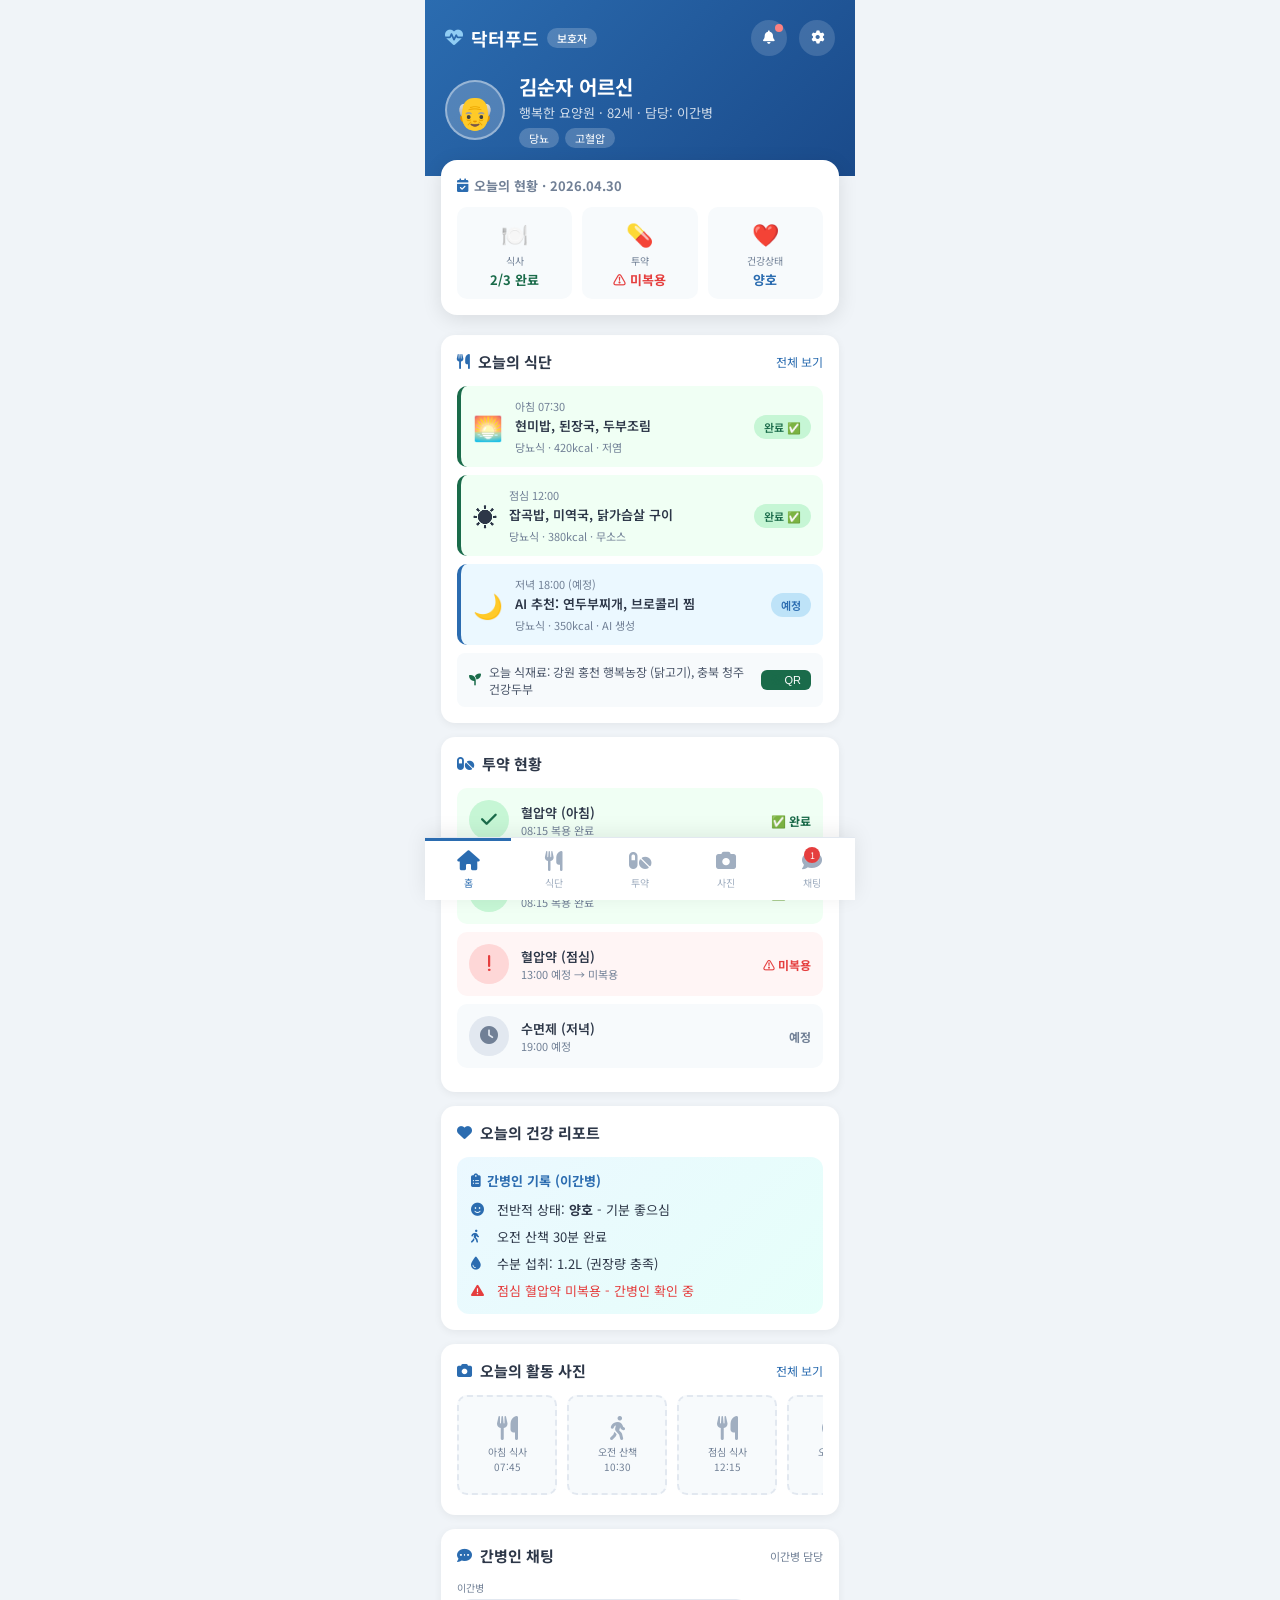
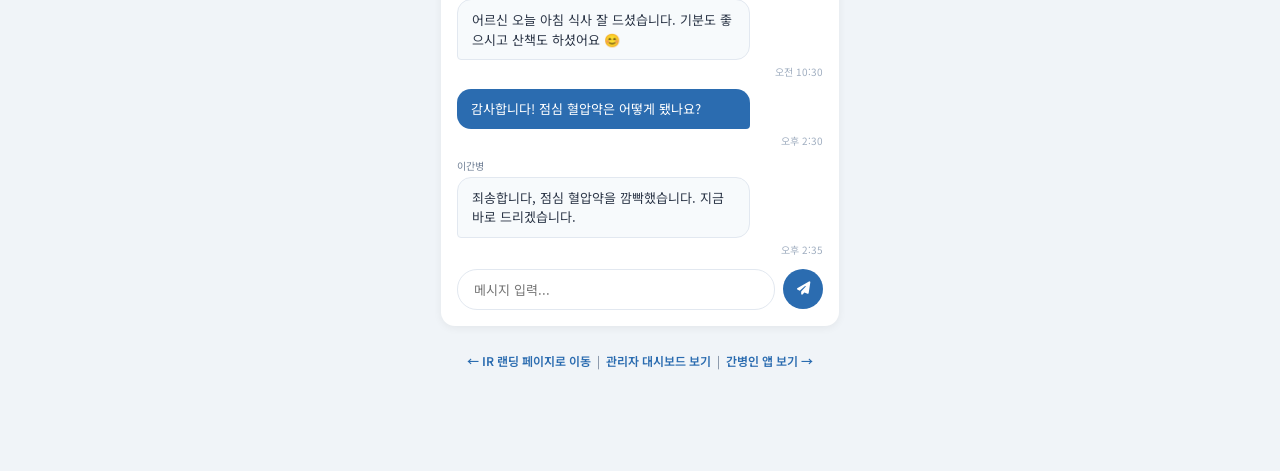
<file: guardian.html>
<!DOCTYPE html>
<html lang="ko">
<head>
  <meta charset="UTF-8" />
  <meta name="viewport" content="width=device-width, initial-scale=1.0, maximum-scale=1.0" />
  <title>닥터푸드 - 보호자 앱</title>
  <link href="https://fonts.googleapis.com/css2?family=Noto+Sans+KR:wght@300;400;500;700&display=swap" rel="stylesheet" />
  <link rel="stylesheet" href="https://cdnjs.cloudflare.com/ajax/libs/font-awesome/6.4.0/css/all.min.css" />
  <style>
    * { margin: 0; padding: 0; box-sizing: border-box; }
    body {
      font-family: 'Noto Sans KR', sans-serif;
      background: #f0f4f8;
      color: #2d3748;
      max-width: 430px;
      margin: 0 auto;
      min-height: 100vh;
      position: relative;
    }

    /* 상단 헤더 */
    .app-header {
      background: linear-gradient(135deg, #2b6cb0, #1a4a8a);
      color: white;
      padding: 20px 20px 28px;
      position: relative;
    }

    .header-top {
      display: flex;
      justify-content: space-between;
      align-items: center;
      margin-bottom: 16px;
    }

    .app-logo {
      display: flex;
      align-items: center;
      gap: 8px;
      font-size: 18px;
      font-weight: 700;
    }

    .app-logo i { color: #90cdf4; }
    .app-logo .role-badge {
      background: rgba(255,255,255,0.2);
      padding: 2px 10px;
      border-radius: 12px;
      font-size: 11px;
      font-weight: 500;
    }

    .header-icons { display: flex; gap: 12px; }
    .header-icon-btn {
      background: rgba(255,255,255,0.15);
      border: none;
      color: white;
      width: 36px; height: 36px;
      border-radius: 50%;
      display: flex;
      align-items: center;
      justify-content: center;
      cursor: pointer;
      position: relative;
    }

    .notif-dot {
      position: absolute;
      top: 4px; right: 4px;
      width: 8px; height: 8px;
      background: #fc8181;
      border-radius: 50%;
    }

    .patient-hero {
      display: flex;
      align-items: center;
      gap: 14px;
    }

    .patient-hero-avatar {
      width: 60px; height: 60px;
      background: rgba(255,255,255,0.2);
      border-radius: 50%;
      display: flex;
      align-items: center;
      justify-content: center;
      font-size: 32px;
      border: 2px solid rgba(255,255,255,0.4);
    }

    .patient-hero-info h2 { font-size: 20px; font-weight: 700; }
    .patient-hero-info p { font-size: 13px; color: rgba(255,255,255,0.8); margin-top: 2px; }

    .patient-hero-tags { display: flex; gap: 6px; margin-top: 6px; }
    .hero-tag {
      background: rgba(255,255,255,0.2);
      padding: 2px 10px;
      border-radius: 12px;
      font-size: 11px;
    }

    /* 오늘 현황 카드 */
    .today-status {
      background: white;
      border-radius: 16px;
      margin: -16px 16px 0;
      padding: 16px;
      box-shadow: 0 4px 20px rgba(0,0,0,0.1);
      position: relative;
      z-index: 10;
    }

    .status-title {
      font-size: 13px;
      font-weight: 700;
      color: #718096;
      margin-bottom: 12px;
      display: flex;
      align-items: center;
      gap: 6px;
    }

    .status-grid {
      display: grid;
      grid-template-columns: repeat(3, 1fr);
      gap: 10px;
    }

    .status-item {
      text-align: center;
      padding: 10px 6px;
      border-radius: 10px;
      background: #f7fafc;
    }

    .status-item .status-icon { font-size: 22px; margin-bottom: 4px; }
    .status-item .status-label { font-size: 10px; color: #718096; margin-bottom: 2px; }
    .status-item .status-value { font-size: 13px; font-weight: 700; }
    .status-item.ok .status-value { color: #1a6b4a; }
    .status-item.warn .status-value { color: #e53e3e; }
    .status-item.info .status-value { color: #2b6cb0; }

    /* 메인 콘텐츠 */
    .main-content {
      padding: 20px 16px 90px;
    }

    /* 섹션 카드 */
    .section-card {
      background: white;
      border-radius: 14px;
      padding: 16px;
      margin-bottom: 14px;
      box-shadow: 0 2px 8px rgba(0,0,0,0.06);
    }

    .section-header {
      display: flex;
      justify-content: space-between;
      align-items: center;
      margin-bottom: 14px;
    }

    .section-title {
      font-size: 15px;
      font-weight: 700;
      display: flex;
      align-items: center;
      gap: 8px;
    }

    .section-title i { color: #2b6cb0; }

    .see-all {
      font-size: 12px;
      color: #2b6cb0;
      cursor: pointer;
      background: none;
      border: none;
      font-family: 'Noto Sans KR', sans-serif;
    }

    /* 식단 카드 */
    .meal-card {
      display: flex;
      align-items: center;
      gap: 12px;
      padding: 12px;
      border-radius: 10px;
      margin-bottom: 8px;
      border-left: 4px solid;
    }

    .meal-card.done { background: #f0fff4; border-left-color: #1a6b4a; }
    .meal-card.upcoming { background: #ebf8ff; border-left-color: #2b6cb0; }

    .meal-card-icon { font-size: 24px; }
    .meal-card-info { flex: 1; }
    .meal-card-time { font-size: 11px; color: #718096; margin-bottom: 2px; }
    .meal-card-name { font-size: 13px; font-weight: 600; margin-bottom: 4px; }
    .meal-card-detail { font-size: 11px; color: #718096; }

    .meal-card-status {
      padding: 4px 10px;
      border-radius: 12px;
      font-size: 11px;
      font-weight: 600;
    }

    .meal-card-status.done { background: #c6f6d5; color: #1a6b4a; }
    .meal-card-status.upcoming { background: #bee3f8; color: #2b6cb0; }

    /* 식자재 출처 */
    .ingredient-origin {
      background: #f7fafc;
      border-radius: 8px;
      padding: 10px 12px;
      margin-top: 8px;
      display: flex;
      align-items: center;
      gap: 8px;
      font-size: 12px;
      color: #4a5568;
    }

    .ingredient-origin i { color: #1a6b4a; }

    .qr-mini-btn {
      margin-left: auto;
      background: #1a6b4a;
      color: white;
      border: none;
      padding: 4px 10px;
      border-radius: 6px;
      font-size: 11px;
      cursor: pointer;
      display: flex;
      align-items: center;
      gap: 4px;
    }

    /* 투약 현황 */
    .med-status-card {
      display: flex;
      align-items: center;
      gap: 12px;
      padding: 12px;
      border-radius: 10px;
      margin-bottom: 8px;
    }

    .med-status-card.done { background: #f0fff4; }
    .med-status-card.missed { background: #fff5f5; }
    .med-status-card.upcoming { background: #f7fafc; }

    .med-icon {
      width: 40px; height: 40px;
      border-radius: 50%;
      display: flex;
      align-items: center;
      justify-content: center;
      font-size: 18px;
    }

    .med-icon.done { background: #c6f6d5; color: #1a6b4a; }
    .med-icon.missed { background: #fed7d7; color: #e53e3e; }
    .med-icon.upcoming { background: #e2e8f0; color: #718096; }

    .med-info { flex: 1; }
    .med-name { font-size: 13px; font-weight: 600; }
    .med-time { font-size: 11px; color: #718096; }

    .med-check-badge {
      font-size: 12px;
      font-weight: 700;
    }

    .med-check-badge.done { color: #1a6b4a; }
    .med-check-badge.missed { color: #e53e3e; }
    .med-check-badge.upcoming { color: #718096; }

    /* 건강 리포트 */
    .health-report {
      background: linear-gradient(135deg, #ebf8ff, #e6fffa);
      border-radius: 12px;
      padding: 14px;
    }

    .health-report-title {
      font-size: 13px;
      font-weight: 700;
      color: #2b6cb0;
      margin-bottom: 10px;
      display: flex;
      align-items: center;
      gap: 6px;
    }

    .health-items { display: flex; flex-direction: column; gap: 8px; }

    .health-item {
      display: flex;
      align-items: center;
      gap: 10px;
      font-size: 13px;
    }

    .health-item i { color: #2b6cb0; width: 16px; }

    /* 활동 사진 */
    .photo-scroll {
      display: flex;
      gap: 10px;
      overflow-x: auto;
      padding-bottom: 4px;
    }

    .photo-scroll::-webkit-scrollbar { display: none; }

    .photo-thumb {
      min-width: 100px;
      height: 100px;
      border-radius: 10px;
      background: #f7fafc;
      border: 2px dashed #e2e8f0;
      display: flex;
      flex-direction: column;
      align-items: center;
      justify-content: center;
      cursor: pointer;
      flex-shrink: 0;
    }

    .photo-thumb i { font-size: 24px; color: #a0aec0; margin-bottom: 4px; }
    .photo-thumb span { font-size: 10px; color: #718096; text-align: center; }

    /* 채팅 */
    .chat-preview {
      display: flex;
      flex-direction: column;
      gap: 10px;
    }

    .chat-bubble {
      max-width: 80%;
      padding: 10px 14px;
      border-radius: 14px;
      font-size: 13px;
      line-height: 1.5;
    }

    .chat-bubble.received {
      background: #f7fafc;
      border: 1px solid #e2e8f0;
      align-self: flex-start;
      border-bottom-left-radius: 4px;
    }

    .chat-bubble.sent {
      background: #2b6cb0;
      color: white;
      align-self: flex-end;
      border-bottom-right-radius: 4px;
    }

    .chat-sender { font-size: 10px; color: #718096; margin-bottom: 4px; }
    .chat-time { font-size: 10px; color: #a0aec0; margin-top: 4px; text-align: right; }

    .chat-input-bar {
      display: flex;
      gap: 8px;
      margin-top: 12px;
    }

    .chat-input {
      flex: 1;
      border: 1px solid #e2e8f0;
      border-radius: 20px;
      padding: 10px 16px;
      font-size: 13px;
      font-family: 'Noto Sans KR', sans-serif;
      outline: none;
    }

    .chat-input:focus { border-color: #2b6cb0; }

    .chat-send-btn {
      background: #2b6cb0;
      color: white;
      border: none;
      width: 40px; height: 40px;
      border-radius: 50%;
      cursor: pointer;
      display: flex;
      align-items: center;
      justify-content: center;
    }

    /* 하단 탭바 */
    .bottom-tab {
      position: fixed;
      bottom: 0;
      left: 50%;
      transform: translateX(-50%);
      width: 100%;
      max-width: 430px;
      background: white;
      border-top: 1px solid #e2e8f0;
      display: flex;
      z-index: 100;
      box-shadow: 0 -4px 20px rgba(0,0,0,0.08);
    }

    .tab-item {
      flex: 1;
      display: flex;
      flex-direction: column;
      align-items: center;
      padding: 10px 4px;
      cursor: pointer;
      font-size: 10px;
      color: #a0aec0;
      gap: 4px;
      border-top: 3px solid transparent;
      transition: all 0.2s;
    }

    .tab-item i { font-size: 20px; }

    .tab-item.active {
      color: #2b6cb0;
      border-top-color: #2b6cb0;
    }

    /* 알림 배지 */
    .tab-badge {
      position: absolute;
      top: 6px;
      background: #e53e3e;
      color: white;
      font-size: 9px;
      width: 16px; height: 16px;
      border-radius: 50%;
      display: flex;
      align-items: center;
      justify-content: center;
    }

    /* 토스트 */
    .toast {
      position: fixed;
      bottom: 80px;
      left: 50%;
      transform: translateX(-50%);
      background: #2d3748;
      color: white;
      padding: 10px 20px;
      border-radius: 20px;
      font-size: 13px;
      z-index: 2000;
      white-space: nowrap;
      box-shadow: 0 4px 20px rgba(0,0,0,0.2);
    }

    .toast.hidden { display: none; }
    .toast.success { background: #1a6b4a; }

    /* 링크 버튼 */
    .link-to-admin {
      text-align: center;
      padding: 12px;
      font-size: 12px;
      color: #718096;
    }

    .link-to-admin a {
      color: #2b6cb0;
      text-decoration: none;
      font-weight: 600;
    }
  </style>
</head>
<body>

  <!-- 상단 헤더 -->
  <div class="app-header">
    <div class="header-top">
      <div class="app-logo">
        <i class="fas fa-heartbeat"></i>
        닥터푸드
        <span class="role-badge">보호자</span>
      </div>
      <div class="header-icons">
        <button class="header-icon-btn" onclick="showToast('알림 2건이 있습니다', 'success')">
          <i class="fas fa-bell"></i>
          <span class="notif-dot"></span>
        </button>
        <button class="header-icon-btn">
          <i class="fas fa-cog"></i>
        </button>
      </div>
    </div>
    <div class="patient-hero">
      <div class="patient-hero-avatar">👴</div>
      <div class="patient-hero-info">
        <h2>김순자 어르신</h2>
        <p>행복한 요양원 · 82세 · 담당: 이간병</p>
        <div class="patient-hero-tags">
          <span class="hero-tag">당뇨</span>
          <span class="hero-tag">고혈압</span>
        </div>
      </div>
    </div>
  </div>

  <!-- 오늘 현황 요약 -->
  <div class="today-status">
    <div class="status-title">
      <i class="fas fa-calendar-check" style="color:#2b6cb0"></i>
      오늘의 현황 · 2026.04.30
    </div>
    <div class="status-grid">
      <div class="status-item ok">
        <div class="status-icon">🍽️</div>
        <div class="status-label">식사</div>
        <div class="status-value">2/3 완료</div>
      </div>
      <div class="status-item warn">
        <div class="status-icon">💊</div>
        <div class="status-label">투약</div>
        <div class="status-value">⚠️ 미복용</div>
      </div>
      <div class="status-item info">
        <div class="status-icon">❤️</div>
        <div class="status-label">건강상태</div>
        <div class="status-value">양호</div>
      </div>
    </div>
  </div>

  <!-- 메인 콘텐츠 -->
  <div class="main-content">

    <!-- 오늘의 식단 -->
    <div class="section-card">
      <div class="section-header">
        <div class="section-title"><i class="fas fa-utensils"></i> 오늘의 식단</div>
        <button class="see-all">전체 보기</button>
      </div>

      <div class="meal-card done">
        <div class="meal-card-icon">🌅</div>
        <div class="meal-card-info">
          <div class="meal-card-time">아침 07:30</div>
          <div class="meal-card-name">현미밥, 된장국, 두부조림</div>
          <div class="meal-card-detail">당뇨식 · 420kcal · 저염</div>
        </div>
        <span class="meal-card-status done">완료 ✅</span>
      </div>

      <div class="meal-card done">
        <div class="meal-card-icon">☀️</div>
        <div class="meal-card-info">
          <div class="meal-card-time">점심 12:00</div>
          <div class="meal-card-name">잡곡밥, 미역국, 닭가슴살 구이</div>
          <div class="meal-card-detail">당뇨식 · 380kcal · 무소스</div>
        </div>
        <span class="meal-card-status done">완료 ✅</span>
      </div>

      <div class="meal-card upcoming">
        <div class="meal-card-icon">🌙</div>
        <div class="meal-card-info">
          <div class="meal-card-time">저녁 18:00 (예정)</div>
          <div class="meal-card-name">AI 추천: 연두부찌개, 브로콜리 찜</div>
          <div class="meal-card-detail">당뇨식 · 350kcal · AI 생성</div>
        </div>
        <span class="meal-card-status upcoming">예정</span>
      </div>

      <!-- 식자재 출처 -->
      <div class="ingredient-origin">
        <i class="fas fa-seedling"></i>
        <span>오늘 식재료: 강원 홍천 행복농장 (닭고기), 충북 청주 건강두부</span>
        <button class="qr-mini-btn"><i class="fas fa-qrcode"></i> QR</button>
      </div>
    </div>

    <!-- 투약 현황 -->
    <div class="section-card">
      <div class="section-header">
        <div class="section-title"><i class="fas fa-pills"></i> 투약 현황</div>
      </div>

      <div class="med-status-card done">
        <div class="med-icon done"><i class="fas fa-check"></i></div>
        <div class="med-info">
          <div class="med-name">혈압약 (아침)</div>
          <div class="med-time">08:15 복용 완료</div>
        </div>
        <span class="med-check-badge done">✅ 완료</span>
      </div>

      <div class="med-status-card done">
        <div class="med-icon done"><i class="fas fa-check"></i></div>
        <div class="med-info">
          <div class="med-name">당뇨약 (아침)</div>
          <div class="med-time">08:15 복용 완료</div>
        </div>
        <span class="med-check-badge done">✅ 완료</span>
      </div>

      <div class="med-status-card missed">
        <div class="med-icon missed"><i class="fas fa-exclamation"></i></div>
        <div class="med-info">
          <div class="med-name">혈압약 (점심)</div>
          <div class="med-time">13:00 예정 → 미복용</div>
        </div>
        <span class="med-check-badge missed">⚠️ 미복용</span>
      </div>

      <div class="med-status-card upcoming">
        <div class="med-icon upcoming"><i class="fas fa-clock"></i></div>
        <div class="med-info">
          <div class="med-name">수면제 (저녁)</div>
          <div class="med-time">19:00 예정</div>
        </div>
        <span class="med-check-badge upcoming">예정</span>
      </div>
    </div>

    <!-- 건강 리포트 -->
    <div class="section-card">
      <div class="section-header">
        <div class="section-title"><i class="fas fa-heart"></i> 오늘의 건강 리포트</div>
      </div>
      <div class="health-report">
        <div class="health-report-title">
          <i class="fas fa-clipboard-list"></i> 간병인 기록 (이간병)
        </div>
        <div class="health-items">
          <div class="health-item">
            <i class="fas fa-smile"></i>
            <span>전반적 상태: <strong>양호</strong> - 기분 좋으심</span>
          </div>
          <div class="health-item">
            <i class="fas fa-walking"></i>
            <span>오전 산책 30분 완료</span>
          </div>
          <div class="health-item">
            <i class="fas fa-tint"></i>
            <span>수분 섭취: 1.2L (권장량 충족)</span>
          </div>
          <div class="health-item" style="color:#e53e3e">
            <i class="fas fa-exclamation-triangle" style="color:#e53e3e"></i>
            <span>점심 혈압약 미복용 - 간병인 확인 중</span>
          </div>
        </div>
      </div>
    </div>

    <!-- 활동 사진 -->
    <div class="section-card">
      <div class="section-header">
        <div class="section-title"><i class="fas fa-camera"></i> 오늘의 활동 사진</div>
        <button class="see-all">전체 보기</button>
      </div>
      <div class="photo-scroll">
        <div class="photo-thumb" onclick="showToast('사진 보기 기능 준비 중')">
          <i class="fas fa-utensils"></i>
          <span>아침 식사<br/>07:45</span>
        </div>
        <div class="photo-thumb" onclick="showToast('사진 보기 기능 준비 중')">
          <i class="fas fa-walking"></i>
          <span>오전 산책<br/>10:30</span>
        </div>
        <div class="photo-thumb" onclick="showToast('사진 보기 기능 준비 중')">
          <i class="fas fa-utensils"></i>
          <span>점심 식사<br/>12:15</span>
        </div>
        <div class="photo-thumb" onclick="showToast('사진 보기 기능 준비 중')">
          <i class="fas fa-gamepad"></i>
          <span>오후 활동<br/>14:00</span>
        </div>
      </div>
    </div>

    <!-- 간병인 채팅 -->
    <div class="section-card">
      <div class="section-header">
        <div class="section-title"><i class="fas fa-comment-dots"></i> 간병인 채팅</div>
        <span style="font-size:11px;color:#718096">이간병 담당</span>
      </div>
      <div class="chat-preview">
        <div>
          <div class="chat-sender">이간병</div>
          <div class="chat-bubble received">
            어르신 오늘 아침 식사 잘 드셨습니다. 기분도 좋으시고 산책도 하셨어요 😊
          </div>
          <div class="chat-time">오전 10:30</div>
        </div>
        <div>
          <div class="chat-bubble sent">
            감사합니다! 점심 혈압약은 어떻게 됐나요?
          </div>
          <div class="chat-time">오후 2:30</div>
        </div>
        <div>
          <div class="chat-sender">이간병</div>
          <div class="chat-bubble received">
            죄송합니다, 점심 혈압약을 깜빡했습니다. 지금 바로 드리겠습니다.
          </div>
          <div class="chat-time">오후 2:35</div>
        </div>
      </div>
      <div class="chat-input-bar">
        <input type="text" class="chat-input" placeholder="메시지 입력..." id="chat-input" />
        <button class="chat-send-btn" onclick="sendChat()">
          <i class="fas fa-paper-plane"></i>
        </button>
      </div>
    </div>

    <div class="link-to-admin">
      <a href="index.html">← IR 랜딩 페이지로 이동</a> &nbsp;|&nbsp;
      <a href="admin.html">관리자 대시보드 보기</a> &nbsp;|&nbsp;
      <a href="caregiver.html">간병인 앱 보기 →</a>
    </div>

  </div>

  <!-- 하단 탭바 -->
  <div class="bottom-tab">
    <div class="tab-item active">
      <i class="fas fa-home"></i>
      <span>홈</span>
    </div>
    <div class="tab-item" onclick="showToast('식단 탭')">
      <i class="fas fa-utensils"></i>
      <span>식단</span>
    </div>
    <div class="tab-item" onclick="showToast('투약 탭')">
      <i class="fas fa-pills"></i>
      <span>투약</span>
    </div>
    <div class="tab-item" onclick="showToast('사진 탭')">
      <i class="fas fa-camera"></i>
      <span>사진</span>
    </div>
    <div class="tab-item" onclick="showToast('채팅 탭')" style="position:relative">
      <i class="fas fa-comment-dots"></i>
      <span>채팅</span>
      <span class="tab-badge">1</span>
    </div>
  </div>

  <!-- 토스트 -->
  <div id="toast" class="toast hidden"></div>

  <script>
    function showToast(msg, type = '') {
      const t = document.getElementById('toast');
      t.textContent = msg;
      t.className = 'toast ' + type;
      t.classList.remove('hidden');
      setTimeout(() => t.classList.add('hidden'), 3000);
    }

    function sendChat() {
      const input = document.getElementById('chat-input');
      if (input.value.trim()) {
        showToast('메시지 전송 완료!', 'success');
        input.value = '';
      }
    }

    document.getElementById('chat-input').addEventListener('keypress', (e) => {
      if (e.key === 'Enter') sendChat();
    });
  </script>
</body>
</html>
</file>
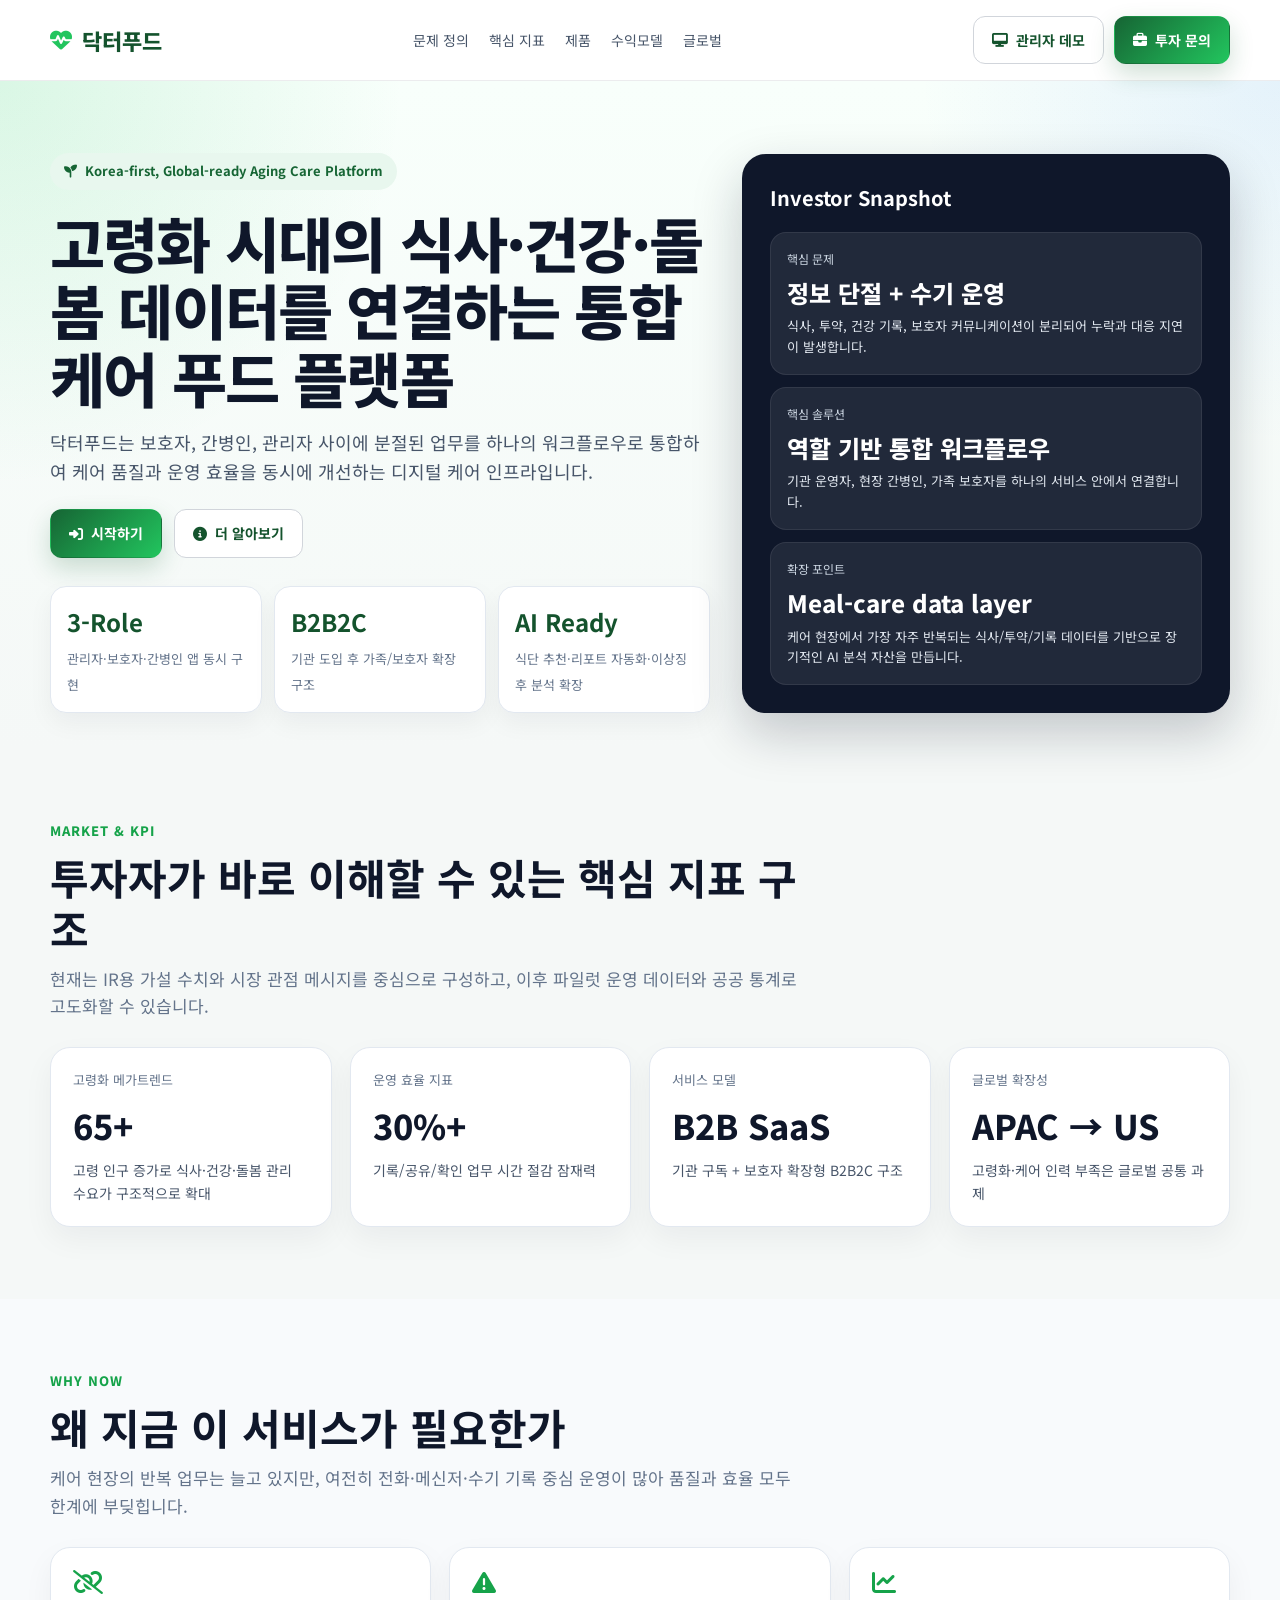
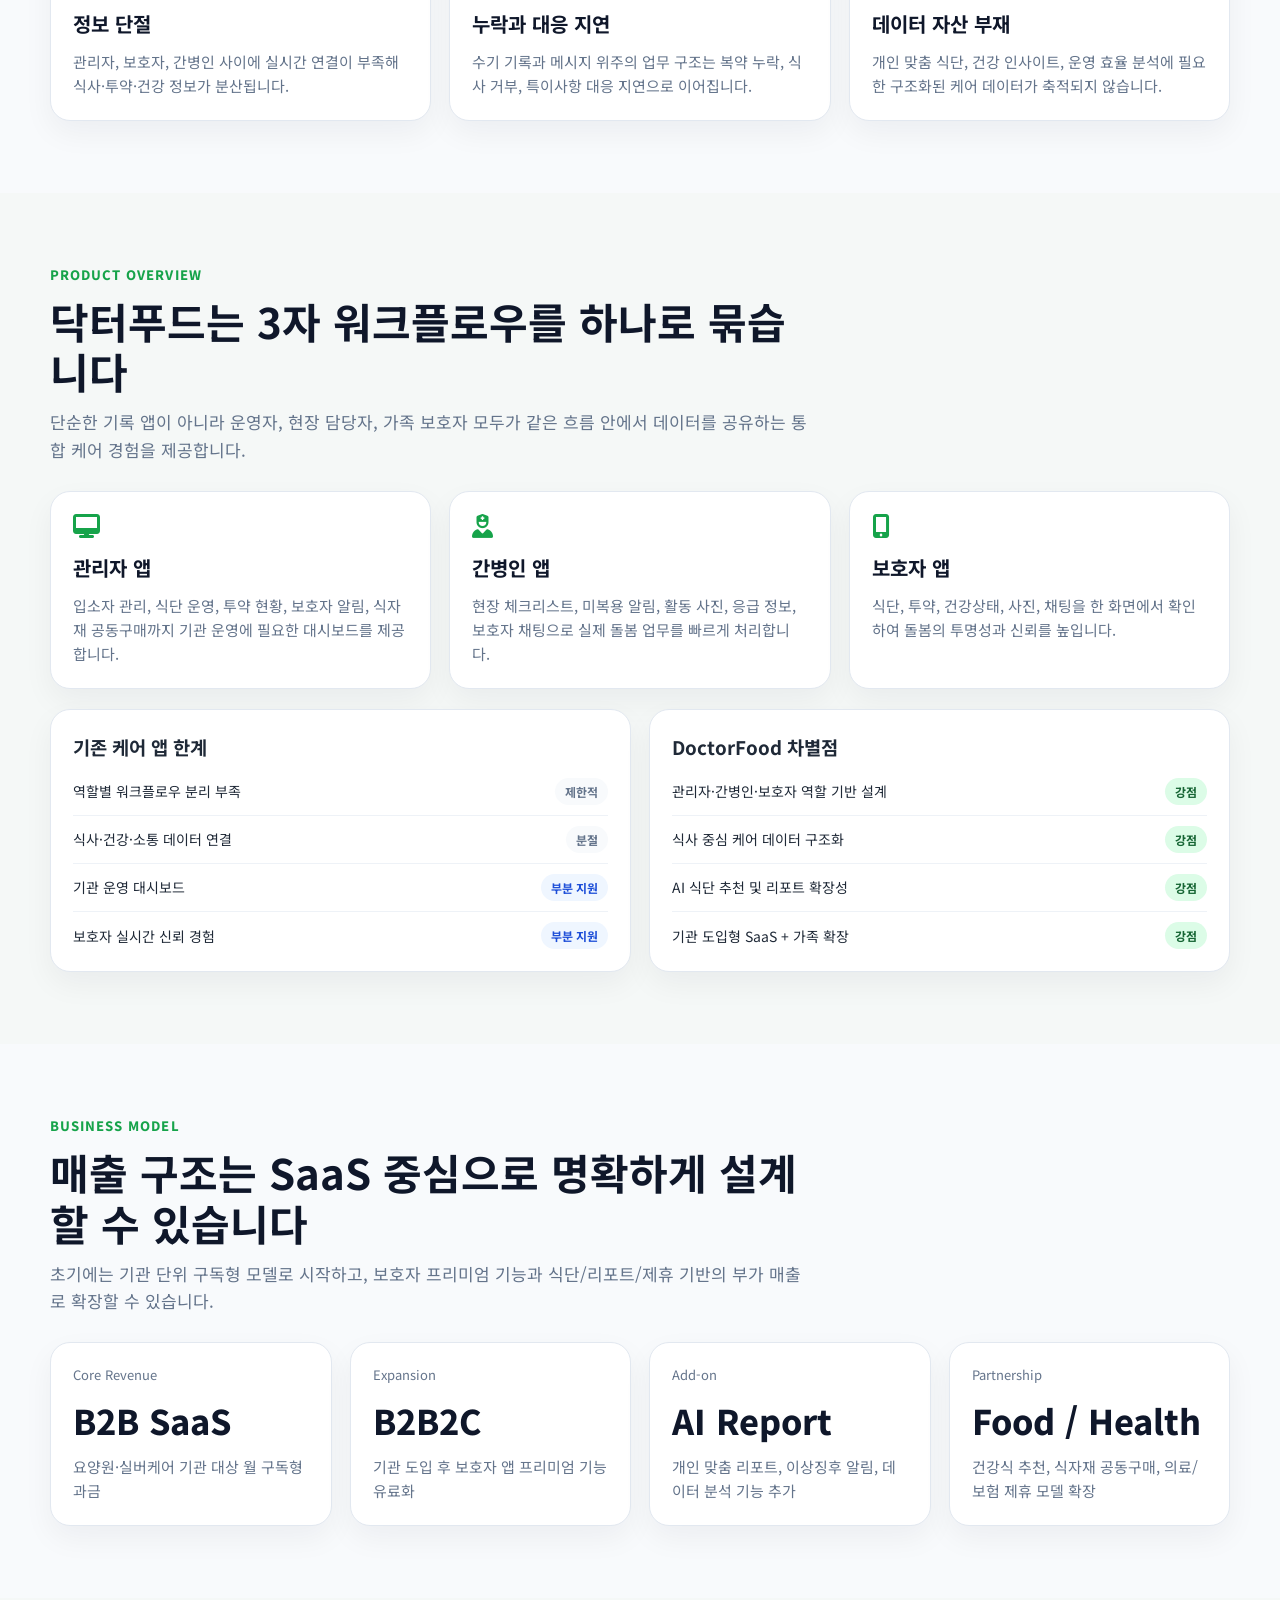
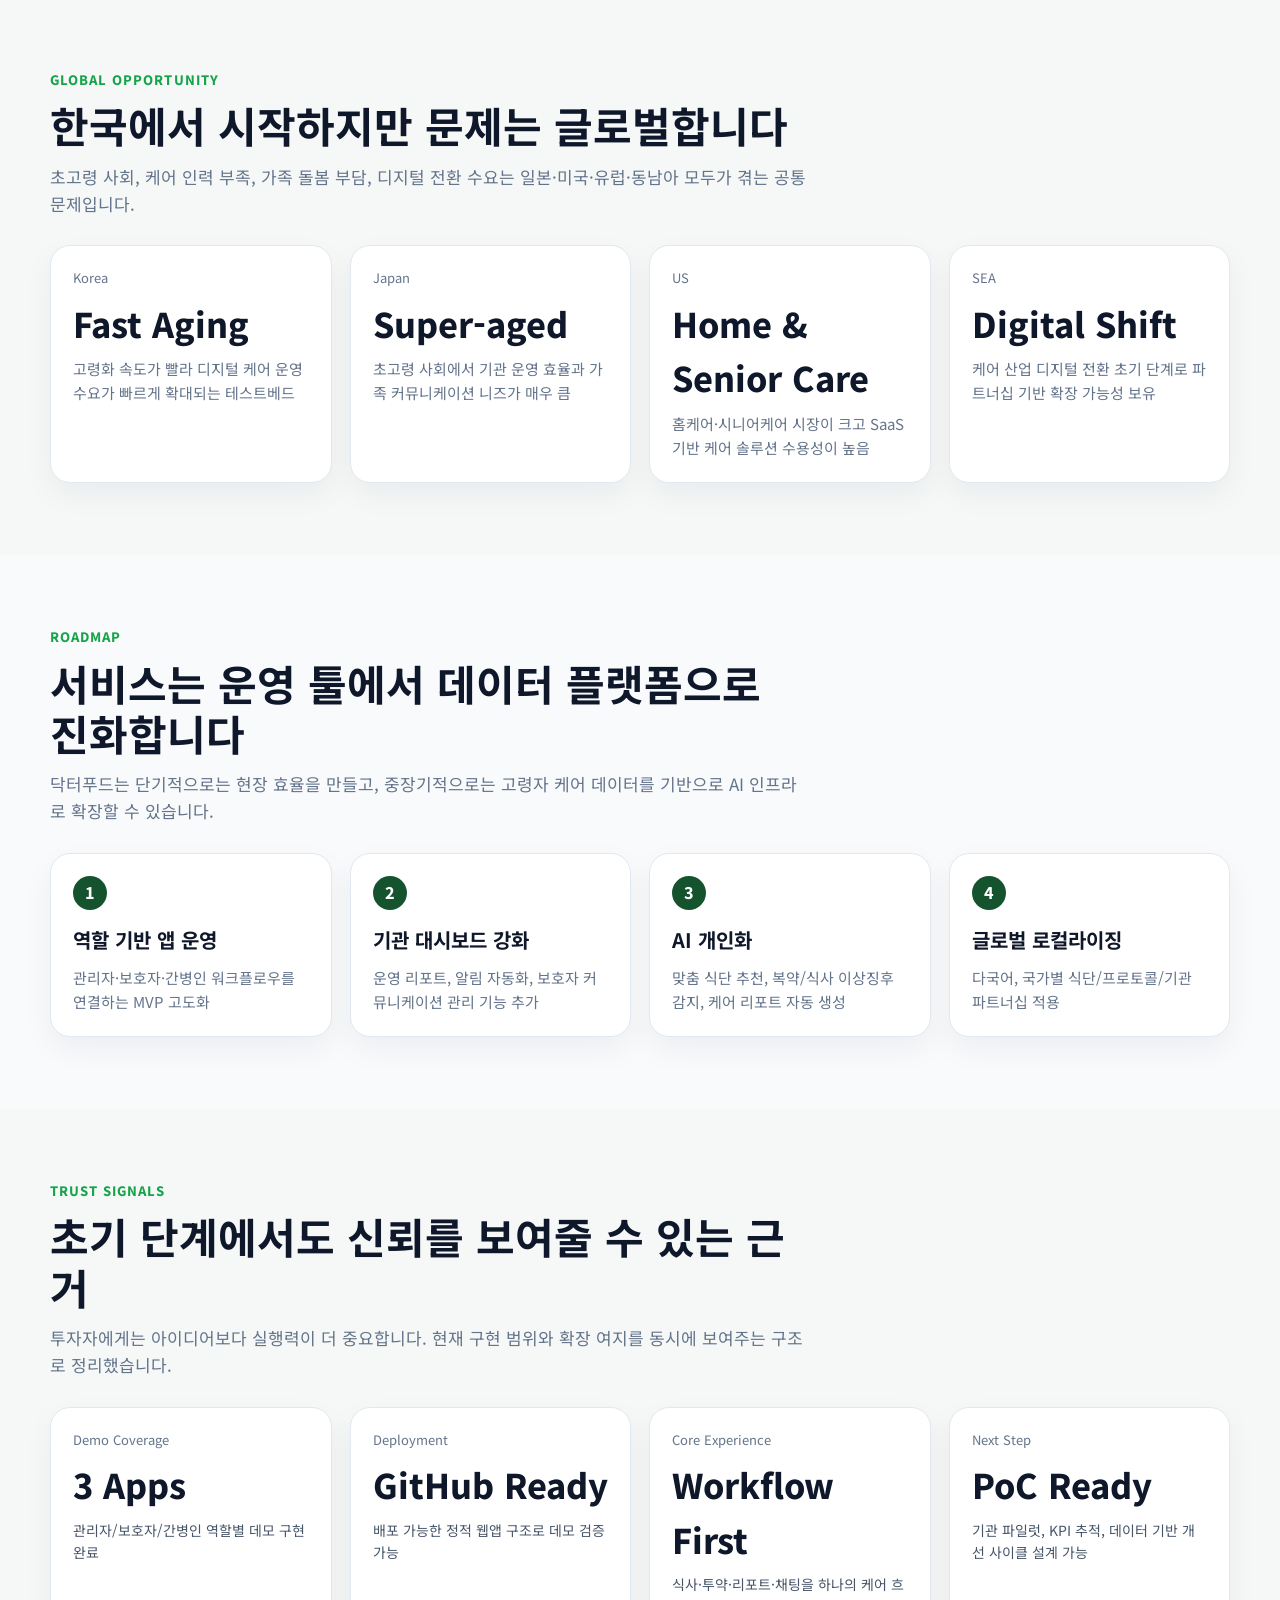
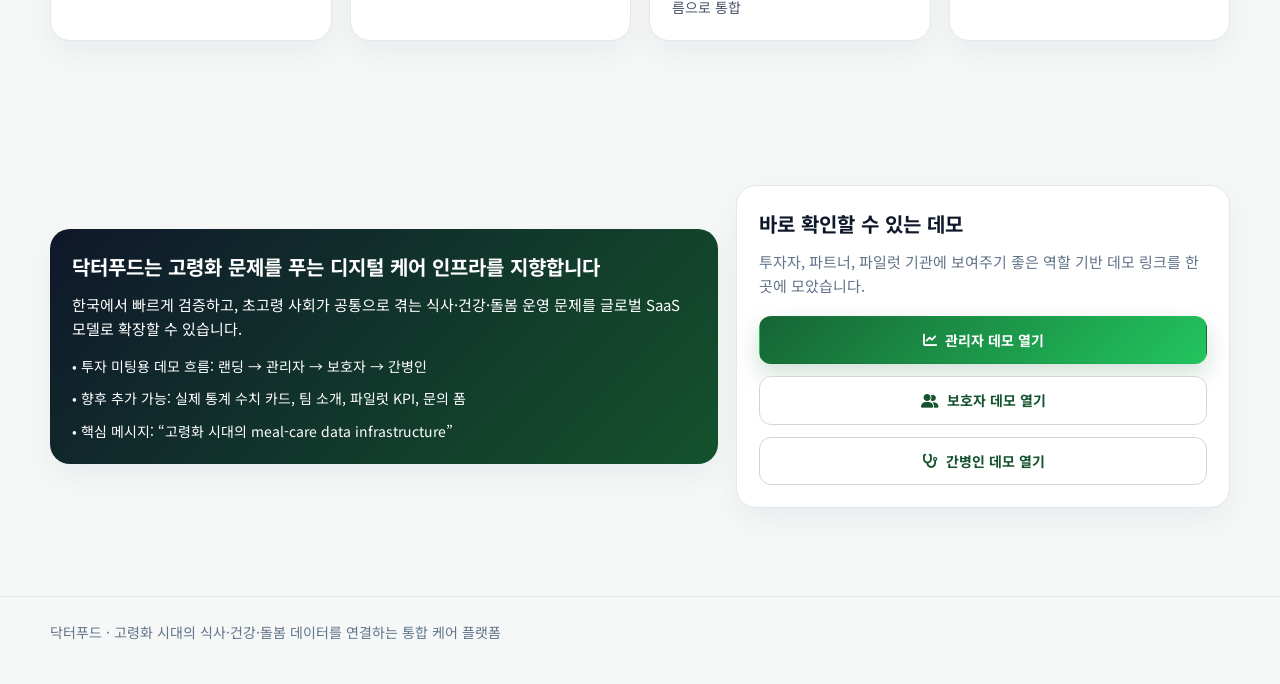
<file: frontend/index-investor-backup.html>
<!DOCTYPE html>
<html lang="ko">
<head>
  <meta charset="UTF-8" />
  <meta name="viewport" content="width=device-width, initial-scale=1.0" />
  <title>닥터푸드 | 고령화 시대를 위한 통합 케어 푸드 플랫폼</title>
  <link href="https://fonts.googleapis.com/css2?family=Noto+Sans+KR:wght@300;400;500;700;800&display=swap" rel="stylesheet" />
  <link rel="stylesheet" href="https://cdnjs.cloudflare.com/ajax/libs/font-awesome/6.4.0/css/all.min.css" />
  <style>
    * { margin: 0; padding: 0; box-sizing: border-box; }
    body {
      font-family: 'Noto Sans KR', sans-serif;
      color: #1f2937;
      background: #f5f8f7;
      line-height: 1.6;
    }
    a { text-decoration: none; color: inherit; }
    .container { width: min(1180px, calc(100% - 48px)); margin: 0 auto; }
    .topbar {
      position: sticky;
      top: 0;
      z-index: 20;
      background: rgba(255,255,255,0.92);
      backdrop-filter: blur(14px);
      border-bottom: 1px solid rgba(15, 23, 42, 0.08);
    }
    .topbar-inner {
      display: flex;
      align-items: center;
      justify-content: space-between;
      padding: 16px 0;
      gap: 16px;
    }
    .brand {
      display: flex;
      align-items: center;
      gap: 10px;
      font-weight: 800;
      color: #14532d;
      font-size: 22px;
    }
    .brand i { color: #22c55e; }
    .nav-links {
      display: flex;
      gap: 20px;
      font-size: 14px;
      color: #475569;
      flex-wrap: wrap;
    }
    .nav-links a:hover { color: #14532d; }
    .nav-cta {
      display: flex;
      gap: 10px;
      align-items: center;
      flex-wrap: wrap;
    }
    .btn {
      display: inline-flex;
      align-items: center;
      justify-content: center;
      gap: 8px;
      padding: 12px 18px;
      border-radius: 12px;
      font-weight: 700;
      font-size: 14px;
      transition: 0.2s ease;
      border: 1px solid transparent;
    }
    .btn:hover { transform: translateY(-1px); }
    .btn-primary {
      background: linear-gradient(135deg, #166534, #22c55e);
      color: white;
      box-shadow: 0 10px 24px rgba(22, 101, 52, 0.2);
    }
    .btn-secondary {
      background: white;
      border-color: #d1d5db;
      color: #14532d;
    }
    .hero {
      padding: 72px 0 36px;
      background:
        radial-gradient(circle at top left, rgba(34,197,94,0.14), transparent 28%),
        radial-gradient(circle at top right, rgba(59,130,246,0.10), transparent 25%),
        linear-gradient(180deg, #f8fffb 0%, #f5f8f7 100%);
    }
    .hero-grid {
      display: grid;
      grid-template-columns: 1.15fr 0.85fr;
      gap: 32px;
      align-items: center;
    }
    .eyebrow {
      display: inline-flex;
      align-items: center;
      gap: 8px;
      padding: 8px 14px;
      border-radius: 999px;
      background: #e8f7ee;
      color: #166534;
      font-size: 13px;
      font-weight: 700;
      margin-bottom: 18px;
    }
    .hero h1 {
      font-size: clamp(34px, 5vw, 60px);
      line-height: 1.12;
      font-weight: 800;
      letter-spacing: -0.03em;
      margin-bottom: 18px;
      color: #0f172a;
    }
    .hero p {
      font-size: 18px;
      color: #475569;
      margin-bottom: 24px;
      max-width: 760px;
    }
    .hero-actions {
      display: flex;
      gap: 12px;
      flex-wrap: wrap;
      margin-bottom: 28px;
    }
    .hero-points {
      display: grid;
      grid-template-columns: repeat(3, 1fr);
      gap: 12px;
    }
    .hero-point {
      background: white;
      border: 1px solid #e2e8f0;
      border-radius: 16px;
      padding: 16px;
      box-shadow: 0 10px 24px rgba(15, 23, 42, 0.05);
    }
    .hero-point strong { display: block; font-size: 24px; color: #14532d; margin-bottom: 4px; }
    .hero-point span { font-size: 13px; color: #64748b; }
    .hero-panel {
      background: #0f172a;
      color: white;
      border-radius: 24px;
      padding: 28px;
      box-shadow: 0 20px 50px rgba(15, 23, 42, 0.22);
    }
    .hero-panel h3 { font-size: 20px; margin-bottom: 18px; }
    .panel-stack {
      display: grid;
      gap: 12px;
    }
    .panel-card {
      background: rgba(255,255,255,0.08);
      border: 1px solid rgba(255,255,255,0.08);
      border-radius: 16px;
      padding: 16px;
    }
    .panel-card .label { font-size: 12px; color: #cbd5e1; margin-bottom: 6px; }
    .panel-card .value { font-size: 24px; font-weight: 800; margin-bottom: 4px; }
    .panel-card .desc { font-size: 13px; color: #e2e8f0; }
    .section {
      padding: 72px 0;
    }
    .section-head {
      margin-bottom: 28px;
      max-width: 760px;
    }
    .section-head .kicker {
      color: #16a34a;
      font-size: 13px;
      font-weight: 800;
      letter-spacing: 0.08em;
      text-transform: uppercase;
      margin-bottom: 10px;
    }
    .section-head h2 {
      font-size: clamp(28px, 4vw, 42px);
      line-height: 1.2;
      margin-bottom: 12px;
      color: #0f172a;
    }
    .section-head p { color: #64748b; font-size: 17px; }
    .metrics-grid,
    .problem-grid,
    .product-grid,
    .business-grid,
    .global-grid,
    .roadmap-grid,
    .trust-grid,
    .cta-grid {
      display: grid;
      gap: 18px;
    }
    .metrics-grid { grid-template-columns: repeat(4, 1fr); }
    .problem-grid { grid-template-columns: repeat(3, 1fr); }
    .product-grid { grid-template-columns: repeat(3, 1fr); }
    .business-grid { grid-template-columns: repeat(4, 1fr); }
    .global-grid { grid-template-columns: repeat(4, 1fr); }
    .trust-grid { grid-template-columns: repeat(4, 1fr); }
    .cta-grid { grid-template-columns: 1.15fr 0.85fr; align-items: center; }
    .metric-card,
    .problem-card,
    .product-card,
    .business-card,
    .global-card,
    .trust-card,
    .compare-card,
    .roadmap-item,
    .cta-card {
      background: white;
      border: 1px solid #e2e8f0;
      border-radius: 20px;
      padding: 22px;
      box-shadow: 0 12px 30px rgba(15, 23, 42, 0.05);
    }
    .metric-card .label,
    .business-card .label,
    .global-card .label,
    .trust-card .label { font-size: 13px; color: #64748b; margin-bottom: 8px; }
    .metric-card .value,
    .business-card .value,
    .global-card .value,
    .trust-card .value { font-size: 34px; font-weight: 800; color: #0f172a; margin-bottom: 6px; }
    .metric-card .sub,
    .business-card p,
    .global-card p,
    .trust-card .sub { font-size: 14px; color: #475569; }
    .problem-card i,
    .product-card i,
    .roadmap-item i {
      font-size: 24px;
      color: #16a34a;
      margin-bottom: 14px;
    }
    .problem-card h3,
    .product-card h3,
    .business-card h3,
    .global-card h3,
    .roadmap-item h3,
    .cta-card h3 {
      font-size: 20px;
      margin-bottom: 10px;
      color: #0f172a;
    }
    .problem-card p,
    .product-card p,
    .business-card p,
    .global-card p,
    .roadmap-item p,
    .cta-card p { color: #64748b; font-size: 15px; }
    .compare-wrap {
      display: grid;
      grid-template-columns: 1fr 1fr;
      gap: 18px;
      margin-top: 20px;
    }
    .compare-card ul {
      list-style: none;
      display: grid;
      gap: 10px;
      margin-top: 16px;
    }
    .compare-card li {
      display: flex;
      align-items: center;
      justify-content: space-between;
      gap: 16px;
      font-size: 14px;
      padding-bottom: 10px;
      border-bottom: 1px solid #eef2f7;
    }
    .compare-card li:last-child { border-bottom: none; padding-bottom: 0; }
    .chip-good, .chip-mid, .chip-low {
      padding: 4px 10px;
      border-radius: 999px;
      font-size: 12px;
      font-weight: 700;
    }
    .chip-good { background: #dcfce7; color: #166534; }
    .chip-mid { background: #eff6ff; color: #1d4ed8; }
    .chip-low { background: #f8fafc; color: #64748b; }
    .roadmap-grid { grid-template-columns: repeat(4, 1fr); }
    .roadmap-step {
      display: inline-flex;
      align-items: center;
      justify-content: center;
      width: 34px;
      height: 34px;
      border-radius: 50%;
      background: #14532d;
      color: white;
      font-weight: 800;
      margin-bottom: 14px;
    }
    .cta-section { padding-bottom: 88px; }
    .cta-card.dark {
      background: linear-gradient(135deg, #0f172a, #14532d);
      color: white;
      border: none;
    }
    .cta-card.dark h3,
    .cta-card.dark p,
    .cta-card.dark li { color: white; }
    .cta-card ul {
      margin-top: 14px;
      list-style: none;
      display: grid;
      gap: 10px;
    }
    .cta-card li { font-size: 14px; color: #dbe4ef; }
    .footer {
      padding: 24px 0 40px;
      border-top: 1px solid #e2e8f0;
      color: #64748b;
      font-size: 14px;
    }
    @media (max-width: 1080px) {
      .hero-grid,
      .cta-grid,
      .compare-wrap { grid-template-columns: 1fr; }
      .metrics-grid { grid-template-columns: repeat(2, 1fr); }
      .problem-grid,
      .product-grid,
      .business-grid,
      .global-grid,
      .roadmap-grid,
      .trust-grid { grid-template-columns: repeat(2, 1fr); }
    }
    @media (max-width: 720px) {
      .container { width: min(100% - 32px, 1180px); }
      .topbar-inner { flex-direction: column; align-items: flex-start; }
      .hero { padding-top: 48px; }
      .hero-points,
      .metrics-grid,
      .problem-grid,
      .product-grid,
      .business-grid,
      .global-grid,
      .roadmap-grid,
      .trust-grid { grid-template-columns: 1fr; }
      .hero p, .section-head p { font-size: 16px; }
      .hero-actions, .nav-cta, .nav-links { width: 100%; }
    }
  </style>
</head>
<body>
  <header class="topbar">
    <div class="container topbar-inner">
      <div class="brand">
        <i class="fas fa-heartbeat"></i>
        <span>닥터푸드</span>
      </div>
      <nav class="nav-links">
        <a href="#problem">문제 정의</a>
        <a href="#metrics">핵심 지표</a>
        <a href="#product">제품</a>
        <a href="#business">수익모델</a>
        <a href="#global">글로벌</a>
      </nav>
      <div class="nav-cta">
        <a class="btn btn-secondary" href="pages/admin/admin.html"><i class="fas fa-desktop"></i> 관리자 데모</a>
        <a class="btn btn-primary" href="#contact"><i class="fas fa-briefcase"></i> 투자 문의</a>
      </div>
    </div>
  </header>

  <section class="hero">
    <div class="container hero-grid">
      <div>
        <div class="eyebrow"><i class="fas fa-seedling"></i> Korea-first, Global-ready Aging Care Platform</div>
        <h1>고령화 시대의 식사·건강·돌봄 데이터를 연결하는 통합 케어 푸드 플랫폼</h1>
        <p>닥터푸드는 보호자, 간병인, 관리자 사이에 분절된 업무를 하나의 워크플로우로 통합하여 케어 품질과 운영 효율을 동시에 개선하는 디지털 케어 인프라입니다.</p>
        <div class="hero-actions">
          <a class="btn btn-primary" href="pages/login.html"><i class="fas fa-sign-in-alt"></i> 시작하기</a>
          <a class="btn btn-secondary" href="#features"><i class="fas fa-info-circle"></i> 더 알아보기</a>
        </div>
        <div class="hero-points">
          <div class="hero-point">
            <strong>3-Role</strong>
            <span>관리자·보호자·간병인 앱 동시 구현</span>
          </div>
          <div class="hero-point">
            <strong>B2B2C</strong>
            <span>기관 도입 후 가족/보호자 확장 구조</span>
          </div>
          <div class="hero-point">
            <strong>AI Ready</strong>
            <span>식단 추천·리포트 자동화·이상징후 분석 확장</span>
          </div>
        </div>
      </div>
      <div class="hero-panel">
        <h3>Investor Snapshot</h3>
        <div class="panel-stack">
          <div class="panel-card">
            <div class="label">핵심 문제</div>
            <div class="value">정보 단절 + 수기 운영</div>
            <div class="desc">식사, 투약, 건강 기록, 보호자 커뮤니케이션이 분리되어 누락과 대응 지연이 발생합니다.</div>
          </div>
          <div class="panel-card">
            <div class="label">핵심 솔루션</div>
            <div class="value">역할 기반 통합 워크플로우</div>
            <div class="desc">기관 운영자, 현장 간병인, 가족 보호자를 하나의 서비스 안에서 연결합니다.</div>
          </div>
          <div class="panel-card">
            <div class="label">확장 포인트</div>
            <div class="value">Meal-care data layer</div>
            <div class="desc">케어 현장에서 가장 자주 반복되는 식사/투약/기록 데이터를 기반으로 장기적인 AI 분석 자산을 만듭니다.</div>
          </div>
        </div>
      </div>
    </div>
  </section>

  <section class="section" id="metrics">
    <div class="container">
      <div class="section-head">
        <div class="kicker">Market & KPI</div>
        <h2>투자자가 바로 이해할 수 있는 핵심 지표 구조</h2>
        <p>현재는 IR용 가설 수치와 시장 관점 메시지를 중심으로 구성하고, 이후 파일럿 운영 데이터와 공공 통계로 고도화할 수 있습니다.</p>
      </div>
      <div class="metrics-grid">
        <div class="metric-card"><div class="label">고령화 메가트렌드</div><div class="value">65+</div><div class="sub">고령 인구 증가로 식사·건강·돌봄 관리 수요가 구조적으로 확대</div></div>
        <div class="metric-card"><div class="label">운영 효율 지표</div><div class="value">30%+</div><div class="sub">기록/공유/확인 업무 시간 절감 잠재력</div></div>
        <div class="metric-card"><div class="label">서비스 모델</div><div class="value">B2B SaaS</div><div class="sub">기관 구독 + 보호자 확장형 B2B2C 구조</div></div>
        <div class="metric-card"><div class="label">글로벌 확장성</div><div class="value">APAC → US</div><div class="sub">고령화·케어 인력 부족은 글로벌 공통 과제</div></div>
      </div>
    </div>
  </section>

  <section class="section" id="problem" style="background:#f8fafc;">
    <div class="container">
      <div class="section-head">
        <div class="kicker">Why Now</div>
        <h2>왜 지금 이 서비스가 필요한가</h2>
        <p>케어 현장의 반복 업무는 늘고 있지만, 여전히 전화·메신저·수기 기록 중심 운영이 많아 품질과 효율 모두 한계에 부딪힙니다.</p>
      </div>
      <div class="problem-grid">
        <div class="problem-card"><i class="fas fa-link-slash"></i><h3>정보 단절</h3><p>관리자, 보호자, 간병인 사이에 실시간 연결이 부족해 식사·투약·건강 정보가 분산됩니다.</p></div>
        <div class="problem-card"><i class="fas fa-triangle-exclamation"></i><h3>누락과 대응 지연</h3><p>수기 기록과 메시지 위주의 업무 구조는 복약 누락, 식사 거부, 특이사항 대응 지연으로 이어집니다.</p></div>
        <div class="problem-card"><i class="fas fa-chart-line"></i><h3>데이터 자산 부재</h3><p>개인 맞춤 식단, 건강 인사이트, 운영 효율 분석에 필요한 구조화된 케어 데이터가 축적되지 않습니다.</p></div>
      </div>
    </div>
  </section>

  <section class="section" id="product">
    <div class="container">
      <div class="section-head">
        <div class="kicker">Product Overview</div>
        <h2>닥터푸드는 3자 워크플로우를 하나로 묶습니다</h2>
        <p>단순한 기록 앱이 아니라 운영자, 현장 담당자, 가족 보호자 모두가 같은 흐름 안에서 데이터를 공유하는 통합 케어 경험을 제공합니다.</p>
      </div>
      <div class="product-grid">
        <div class="product-card"><i class="fas fa-desktop"></i><h3>관리자 앱</h3><p>입소자 관리, 식단 운영, 투약 현황, 보호자 알림, 식자재 공동구매까지 기관 운영에 필요한 대시보드를 제공합니다.</p></div>
        <div class="product-card"><i class="fas fa-user-nurse"></i><h3>간병인 앱</h3><p>현장 체크리스트, 미복용 알림, 활동 사진, 응급 정보, 보호자 채팅으로 실제 돌봄 업무를 빠르게 처리합니다.</p></div>
        <div class="product-card"><i class="fas fa-mobile-screen-button"></i><h3>보호자 앱</h3><p>식단, 투약, 건강상태, 사진, 채팅을 한 화면에서 확인하여 돌봄의 투명성과 신뢰를 높입니다.</p></div>
      </div>
      <div class="compare-wrap">
        <div class="compare-card">
          <h3>기존 케어 앱 한계</h3>
          <ul>
            <li><span>역할별 워크플로우 분리 부족</span><span class="chip-low">제한적</span></li>
            <li><span>식사·건강·소통 데이터 연결</span><span class="chip-low">분절</span></li>
            <li><span>기관 운영 대시보드</span><span class="chip-mid">부분 지원</span></li>
            <li><span>보호자 실시간 신뢰 경험</span><span class="chip-mid">부분 지원</span></li>
          </ul>
        </div>
        <div class="compare-card">
          <h3>DoctorFood 차별점</h3>
          <ul>
            <li><span>관리자·간병인·보호자 역할 기반 설계</span><span class="chip-good">강점</span></li>
            <li><span>식사 중심 케어 데이터 구조화</span><span class="chip-good">강점</span></li>
            <li><span>AI 식단 추천 및 리포트 확장성</span><span class="chip-good">강점</span></li>
            <li><span>기관 도입형 SaaS + 가족 확장</span><span class="chip-good">강점</span></li>
          </ul>
        </div>
      </div>
    </div>
  </section>

  <section class="section" id="business" style="background:#f8fafc;">
    <div class="container">
      <div class="section-head">
        <div class="kicker">Business Model</div>
        <h2>매출 구조는 SaaS 중심으로 명확하게 설계할 수 있습니다</h2>
        <p>초기에는 기관 단위 구독형 모델로 시작하고, 보호자 프리미엄 기능과 식단/리포트/제휴 기반의 부가 매출로 확장할 수 있습니다.</p>
      </div>
      <div class="business-grid">
        <div class="business-card"><div class="label">Core Revenue</div><div class="value">B2B SaaS</div><p>요양원·실버케어 기관 대상 월 구독형 과금</p></div>
        <div class="business-card"><div class="label">Expansion</div><div class="value">B2B2C</div><p>기관 도입 후 보호자 앱 프리미엄 기능 유료화</p></div>
        <div class="business-card"><div class="label">Add-on</div><div class="value">AI Report</div><p>개인 맞춤 리포트, 이상징후 알림, 데이터 분석 기능 추가</p></div>
        <div class="business-card"><div class="label">Partnership</div><div class="value">Food / Health</div><p>건강식 추천, 식자재 공동구매, 의료/보험 제휴 모델 확장</p></div>
      </div>
    </div>
  </section>

  <section class="section" id="global">
    <div class="container">
      <div class="section-head">
        <div class="kicker">Global Opportunity</div>
        <h2>한국에서 시작하지만 문제는 글로벌합니다</h2>
        <p>초고령 사회, 케어 인력 부족, 가족 돌봄 부담, 디지털 전환 수요는 일본·미국·유럽·동남아 모두가 겪는 공통 문제입니다.</p>
      </div>
      <div class="global-grid">
        <div class="global-card"><div class="label">Korea</div><div class="value">Fast Aging</div><p>고령화 속도가 빨라 디지털 케어 운영 수요가 빠르게 확대되는 테스트베드</p></div>
        <div class="global-card"><div class="label">Japan</div><div class="value">Super-aged</div><p>초고령 사회에서 기관 운영 효율과 가족 커뮤니케이션 니즈가 매우 큼</p></div>
        <div class="global-card"><div class="label">US</div><div class="value">Home & Senior Care</div><p>홈케어·시니어케어 시장이 크고 SaaS 기반 케어 솔루션 수용성이 높음</p></div>
        <div class="global-card"><div class="label">SEA</div><div class="value">Digital Shift</div><p>케어 산업 디지털 전환 초기 단계로 파트너십 기반 확장 가능성 보유</p></div>
      </div>
    </div>
  </section>

  <section class="section" id="roadmap" style="background:#f8fafc;">
    <div class="container">
      <div class="section-head">
        <div class="kicker">Roadmap</div>
        <h2>서비스는 운영 툴에서 데이터 플랫폼으로 진화합니다</h2>
        <p>닥터푸드는 단기적으로는 현장 효율을 만들고, 중장기적으로는 고령자 케어 데이터를 기반으로 AI 인프라로 확장할 수 있습니다.</p>
      </div>
      <div class="roadmap-grid">
        <div class="roadmap-item"><div class="roadmap-step">1</div><h3>역할 기반 앱 운영</h3><p>관리자·보호자·간병인 워크플로우를 연결하는 MVP 고도화</p></div>
        <div class="roadmap-item"><div class="roadmap-step">2</div><h3>기관 대시보드 강화</h3><p>운영 리포트, 알림 자동화, 보호자 커뮤니케이션 관리 기능 추가</p></div>
        <div class="roadmap-item"><div class="roadmap-step">3</div><h3>AI 개인화</h3><p>맞춤 식단 추천, 복약/식사 이상징후 감지, 케어 리포트 자동 생성</p></div>
        <div class="roadmap-item"><div class="roadmap-step">4</div><h3>글로벌 로컬라이징</h3><p>다국어, 국가별 식단/프로토콜/기관 파트너십 적용</p></div>
      </div>
    </div>
  </section>

  <section class="section">
    <div class="container">
      <div class="section-head">
        <div class="kicker">Trust Signals</div>
        <h2>초기 단계에서도 신뢰를 보여줄 수 있는 근거</h2>
        <p>투자자에게는 아이디어보다 실행력이 더 중요합니다. 현재 구현 범위와 확장 여지를 동시에 보여주는 구조로 정리했습니다.</p>
      </div>
      <div class="trust-grid">
        <div class="trust-card"><div class="label">Demo Coverage</div><div class="value">3 Apps</div><div class="sub">관리자/보호자/간병인 역할별 데모 구현 완료</div></div>
        <div class="trust-card"><div class="label">Deployment</div><div class="value">GitHub Ready</div><div class="sub">배포 가능한 정적 웹앱 구조로 데모 검증 가능</div></div>
        <div class="trust-card"><div class="label">Core Experience</div><div class="value">Workflow First</div><div class="sub">식사·투약·리포트·채팅을 하나의 케어 흐름으로 통합</div></div>
        <div class="trust-card"><div class="label">Next Step</div><div class="value">PoC Ready</div><div class="sub">기관 파일럿, KPI 추적, 데이터 기반 개선 사이클 설계 가능</div></div>
      </div>
    </div>
  </section>

  <section class="section cta-section" id="contact">
    <div class="container cta-grid">
      <div class="cta-card dark">
        <h3>닥터푸드는 고령화 문제를 푸는 디지털 케어 인프라를 지향합니다</h3>
        <p>한국에서 빠르게 검증하고, 초고령 사회가 공통으로 겪는 식사·건강·돌봄 운영 문제를 글로벌 SaaS 모델로 확장할 수 있습니다.</p>
        <ul>
          <li>• 투자 미팅용 데모 흐름: 랜딩 → 관리자 → 보호자 → 간병인</li>
          <li>• 향후 추가 가능: 실제 통계 수치 카드, 팀 소개, 파일럿 KPI, 문의 폼</li>
          <li>• 핵심 메시지: “고령화 시대의 meal-care data infrastructure”</li>
        </ul>
      </div>
      <div class="cta-card">
        <h3>바로 확인할 수 있는 데모</h3>
        <p>투자자, 파트너, 파일럿 기관에 보여주기 좋은 역할 기반 데모 링크를 한 곳에 모았습니다.</p>
        <div style="display:grid; gap:12px; margin-top:18px;">
          <a class="btn btn-primary" href="pages/admin/admin.html"><i class="fas fa-chart-line"></i> 관리자 데모 열기</a>
          <a class="btn btn-secondary" href="pages/guardian/guardian.html"><i class="fas fa-user-group"></i> 보호자 데모 열기</a>
          <a class="btn btn-secondary" href="pages/caregiver/caregiver.html"><i class="fas fa-stethoscope"></i> 간병인 데모 열기</a>
        </div>
      </div>
    </div>
  </section>

  <footer class="footer">
    <div class="container">
      닥터푸드 · 고령화 시대의 식사·건강·돌봄 데이터를 연결하는 통합 케어 플랫폼
    </div>
  </footer>
</body>
</html>
</file>
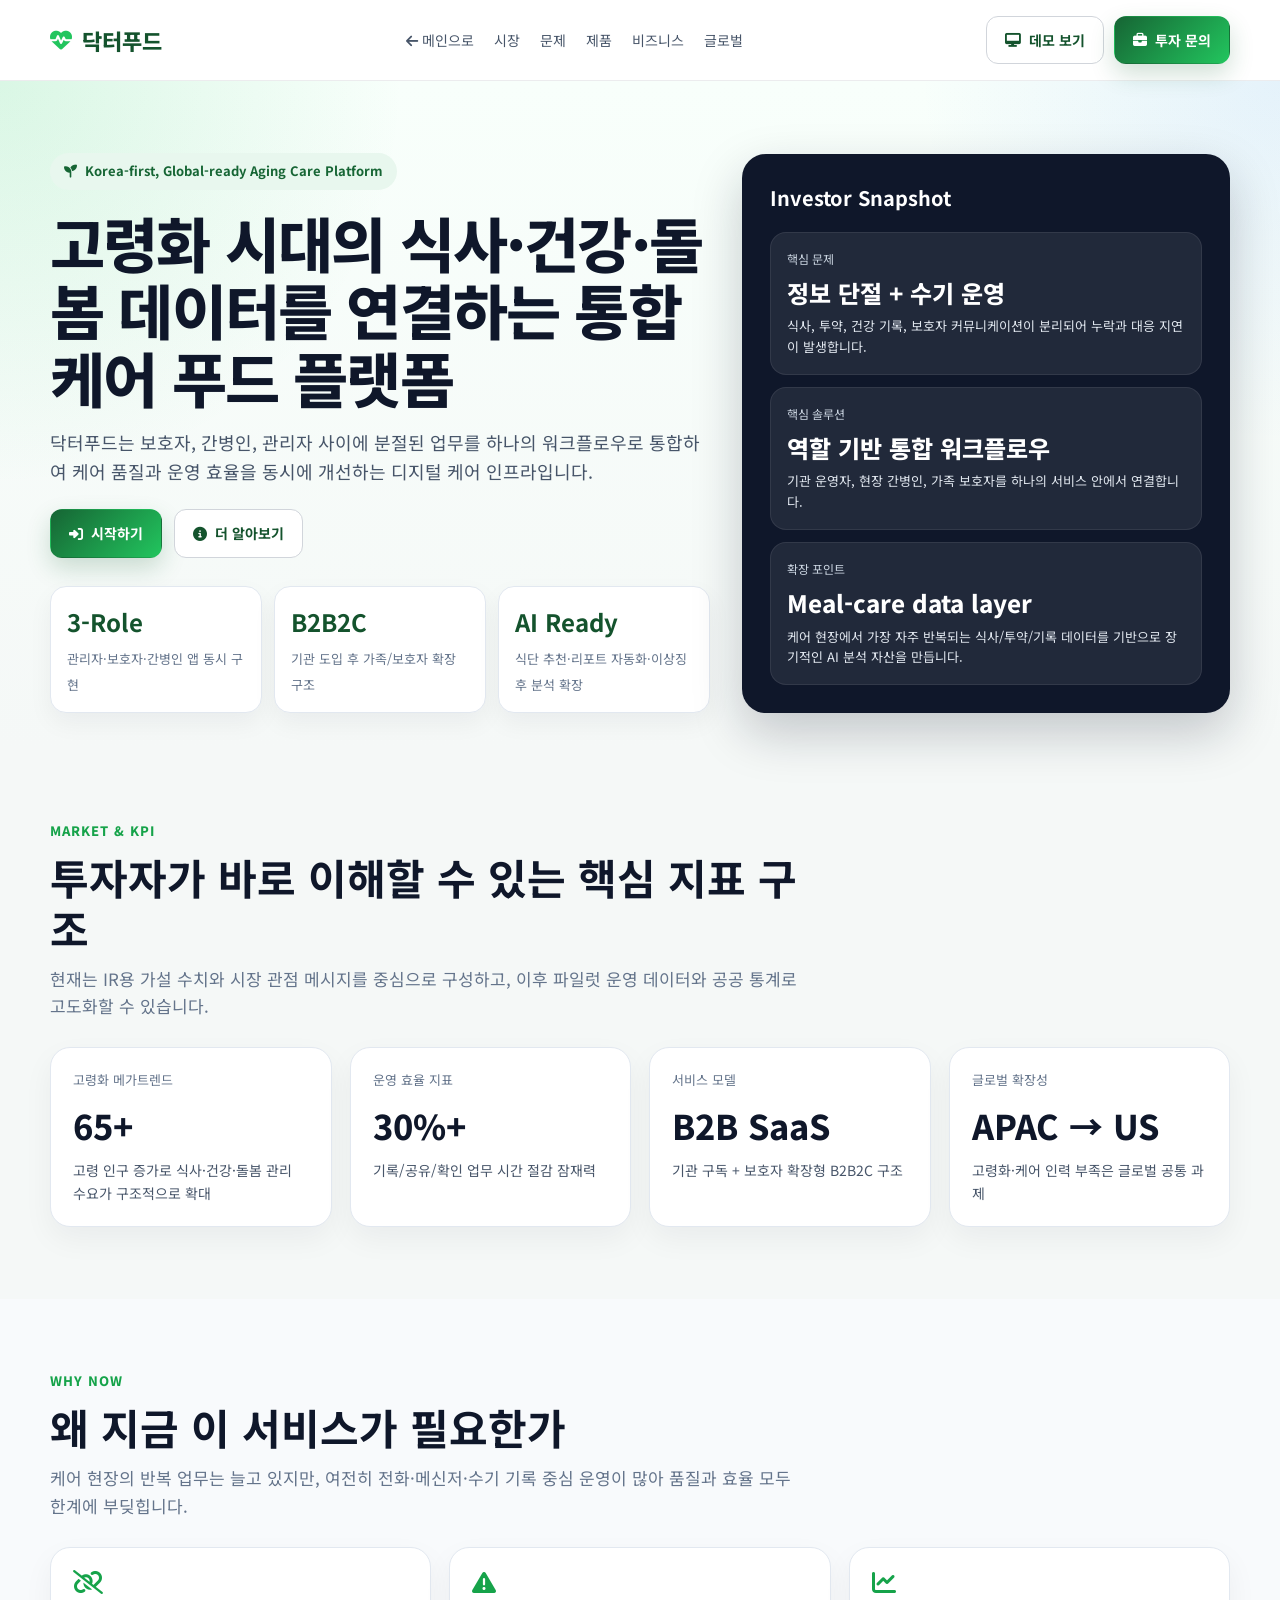
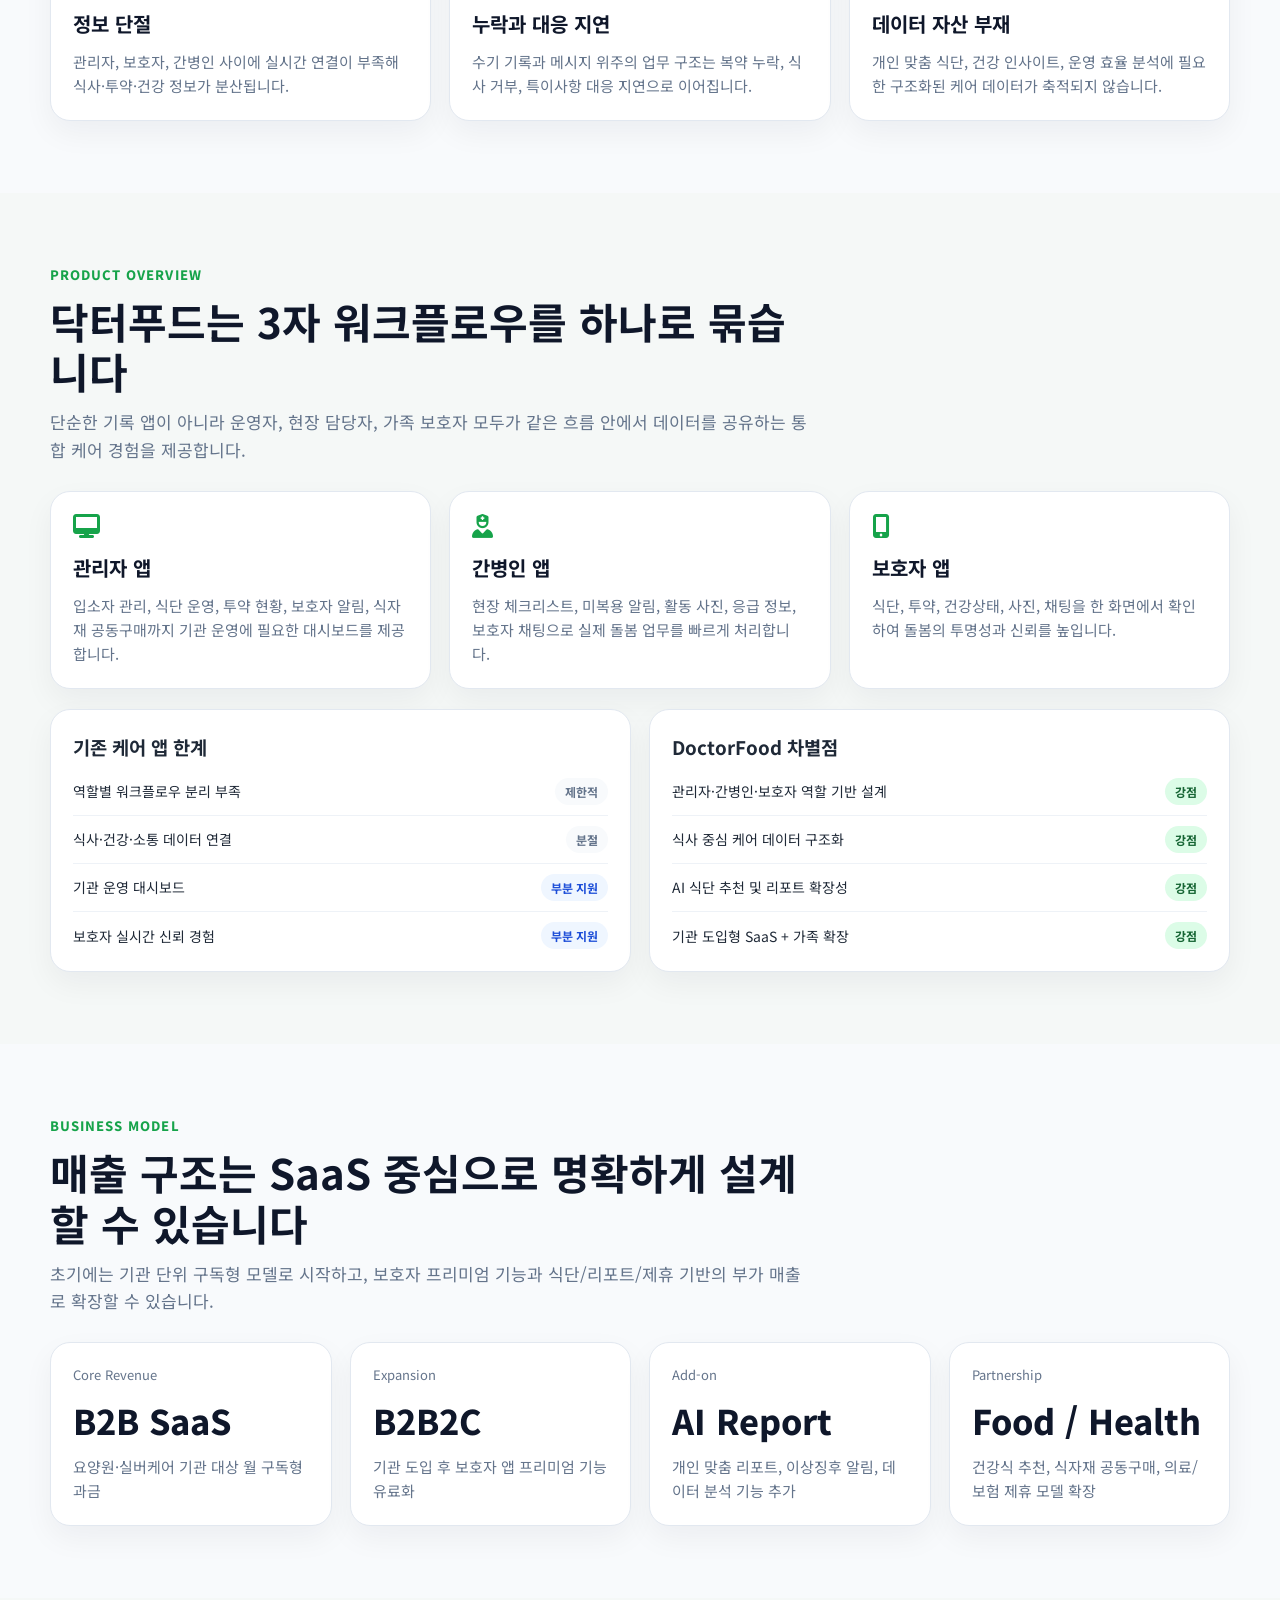
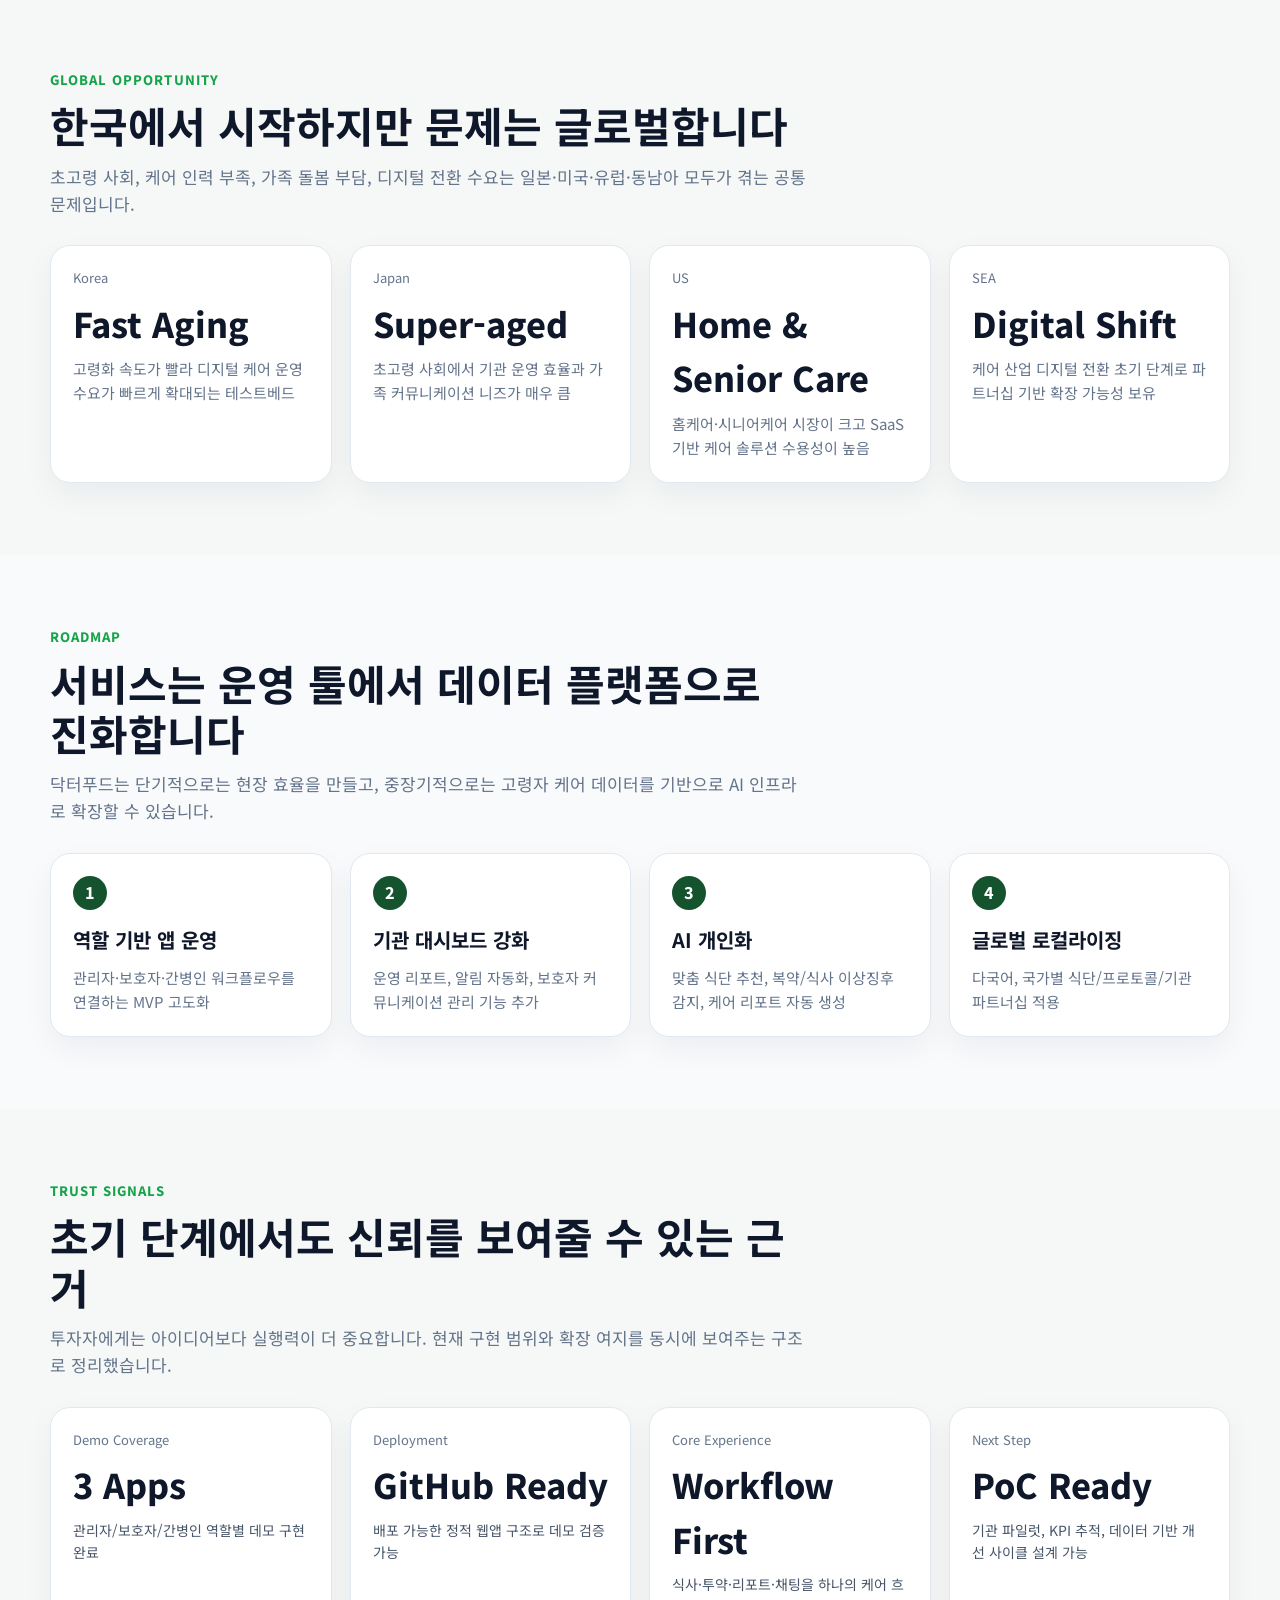
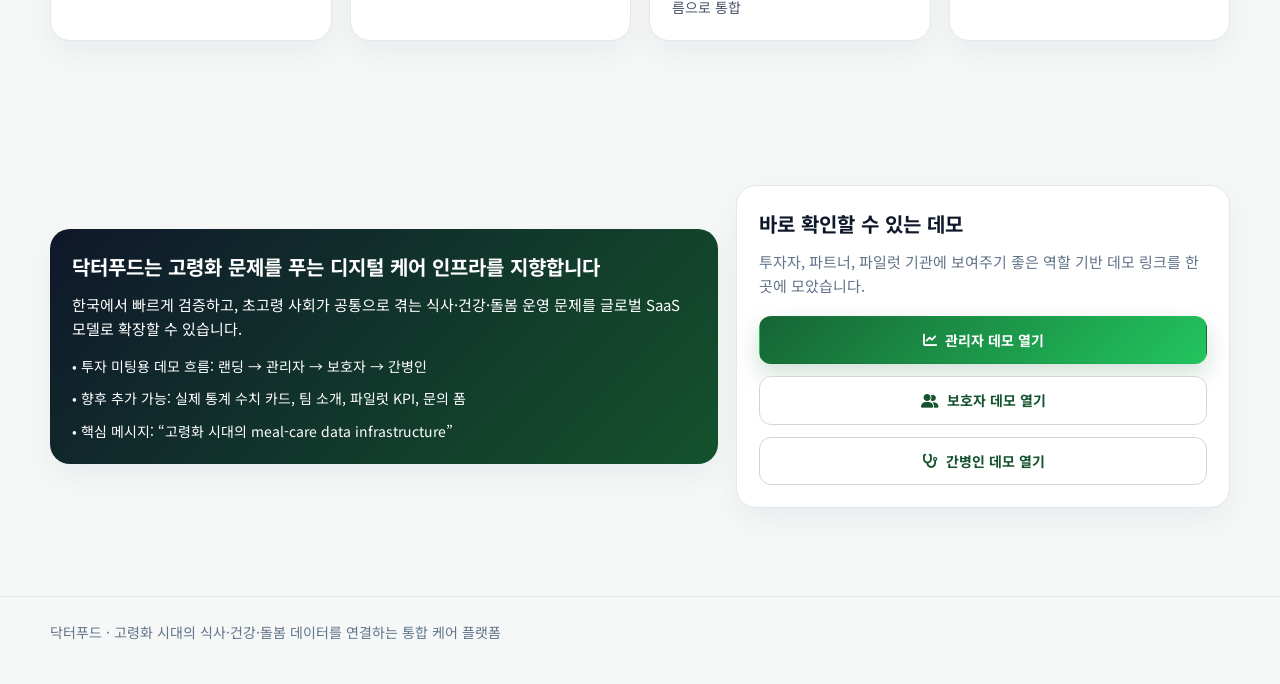
<file: frontend/investor.html>
<!DOCTYPE html>
<html lang="ko">
<head>
  <meta charset="UTF-8" />
  <meta name="viewport" content="width=device-width, initial-scale=1.0" />
  <title>닥터푸드 | 투자자를 위한 IR 자료</title>
  <link href="https://fonts.googleapis.com/css2?family=Noto+Sans+KR:wght@300;400;500;700;800&display=swap" rel="stylesheet" />
  <link rel="stylesheet" href="https://cdnjs.cloudflare.com/ajax/libs/font-awesome/6.4.0/css/all.min.css" />
  <style>
    * { margin: 0; padding: 0; box-sizing: border-box; }
    body {
      font-family: 'Noto Sans KR', sans-serif;
      color: #1f2937;
      background: #f5f8f7;
      line-height: 1.6;
    }
    a { text-decoration: none; color: inherit; }
    .container { width: min(1180px, calc(100% - 48px)); margin: 0 auto; }
    .topbar {
      position: sticky;
      top: 0;
      z-index: 20;
      background: rgba(255,255,255,0.92);
      backdrop-filter: blur(14px);
      border-bottom: 1px solid rgba(15, 23, 42, 0.08);
    }
    .topbar-inner {
      display: flex;
      align-items: center;
      justify-content: space-between;
      padding: 16px 0;
      gap: 16px;
    }
    .brand {
      display: flex;
      align-items: center;
      gap: 10px;
      font-weight: 800;
      color: #14532d;
      font-size: 22px;
    }
    .brand i { color: #22c55e; }
    .nav-links {
      display: flex;
      gap: 20px;
      font-size: 14px;
      color: #475569;
      flex-wrap: wrap;
    }
    .nav-links a:hover { color: #14532d; }
    .nav-cta {
      display: flex;
      gap: 10px;
      align-items: center;
      flex-wrap: wrap;
    }
    .btn {
      display: inline-flex;
      align-items: center;
      justify-content: center;
      gap: 8px;
      padding: 12px 18px;
      border-radius: 12px;
      font-weight: 700;
      font-size: 14px;
      transition: 0.2s ease;
      border: 1px solid transparent;
    }
    .btn:hover { transform: translateY(-1px); }
    .btn-primary {
      background: linear-gradient(135deg, #166534, #22c55e);
      color: white;
      box-shadow: 0 10px 24px rgba(22, 101, 52, 0.2);
    }
    .btn-secondary {
      background: white;
      border-color: #d1d5db;
      color: #14532d;
    }
    .hero {
      padding: 72px 0 36px;
      background:
        radial-gradient(circle at top left, rgba(34,197,94,0.14), transparent 28%),
        radial-gradient(circle at top right, rgba(59,130,246,0.10), transparent 25%),
        linear-gradient(180deg, #f8fffb 0%, #f5f8f7 100%);
    }
    .hero-grid {
      display: grid;
      grid-template-columns: 1.15fr 0.85fr;
      gap: 32px;
      align-items: center;
    }
    .eyebrow {
      display: inline-flex;
      align-items: center;
      gap: 8px;
      padding: 8px 14px;
      border-radius: 999px;
      background: #e8f7ee;
      color: #166534;
      font-size: 13px;
      font-weight: 700;
      margin-bottom: 18px;
    }
    .hero h1 {
      font-size: clamp(34px, 5vw, 60px);
      line-height: 1.12;
      font-weight: 800;
      letter-spacing: -0.03em;
      margin-bottom: 18px;
      color: #0f172a;
    }
    .hero p {
      font-size: 18px;
      color: #475569;
      margin-bottom: 24px;
      max-width: 760px;
    }
    .hero-actions {
      display: flex;
      gap: 12px;
      flex-wrap: wrap;
      margin-bottom: 28px;
    }
    .hero-points {
      display: grid;
      grid-template-columns: repeat(3, 1fr);
      gap: 12px;
    }
    .hero-point {
      background: white;
      border: 1px solid #e2e8f0;
      border-radius: 16px;
      padding: 16px;
      box-shadow: 0 10px 24px rgba(15, 23, 42, 0.05);
    }
    .hero-point strong { display: block; font-size: 24px; color: #14532d; margin-bottom: 4px; }
    .hero-point span { font-size: 13px; color: #64748b; }
    .hero-panel {
      background: #0f172a;
      color: white;
      border-radius: 24px;
      padding: 28px;
      box-shadow: 0 20px 50px rgba(15, 23, 42, 0.22);
    }
    .hero-panel h3 { font-size: 20px; margin-bottom: 18px; }
    .panel-stack {
      display: grid;
      gap: 12px;
    }
    .panel-card {
      background: rgba(255,255,255,0.08);
      border: 1px solid rgba(255,255,255,0.08);
      border-radius: 16px;
      padding: 16px;
    }
    .panel-card .label { font-size: 12px; color: #cbd5e1; margin-bottom: 6px; }
    .panel-card .value { font-size: 24px; font-weight: 800; margin-bottom: 4px; }
    .panel-card .desc { font-size: 13px; color: #e2e8f0; }
    .section {
      padding: 72px 0;
    }
    .section-head {
      margin-bottom: 28px;
      max-width: 760px;
    }
    .section-head .kicker {
      color: #16a34a;
      font-size: 13px;
      font-weight: 800;
      letter-spacing: 0.08em;
      text-transform: uppercase;
      margin-bottom: 10px;
    }
    .section-head h2 {
      font-size: clamp(28px, 4vw, 42px);
      line-height: 1.2;
      margin-bottom: 12px;
      color: #0f172a;
    }
    .section-head p { color: #64748b; font-size: 17px; }
    .metrics-grid,
    .problem-grid,
    .product-grid,
    .business-grid,
    .global-grid,
    .roadmap-grid,
    .trust-grid,
    .cta-grid {
      display: grid;
      gap: 18px;
    }
    .metrics-grid { grid-template-columns: repeat(4, 1fr); }
    .problem-grid { grid-template-columns: repeat(3, 1fr); }
    .product-grid { grid-template-columns: repeat(3, 1fr); }
    .business-grid { grid-template-columns: repeat(4, 1fr); }
    .global-grid { grid-template-columns: repeat(4, 1fr); }
    .trust-grid { grid-template-columns: repeat(4, 1fr); }
    .cta-grid { grid-template-columns: 1.15fr 0.85fr; align-items: center; }
    .metric-card,
    .problem-card,
    .product-card,
    .business-card,
    .global-card,
    .trust-card,
    .compare-card,
    .roadmap-item,
    .cta-card {
      background: white;
      border: 1px solid #e2e8f0;
      border-radius: 20px;
      padding: 22px;
      box-shadow: 0 12px 30px rgba(15, 23, 42, 0.05);
    }
    .metric-card .label,
    .business-card .label,
    .global-card .label,
    .trust-card .label { font-size: 13px; color: #64748b; margin-bottom: 8px; }
    .metric-card .value,
    .business-card .value,
    .global-card .value,
    .trust-card .value { font-size: 34px; font-weight: 800; color: #0f172a; margin-bottom: 6px; }
    .metric-card .sub,
    .business-card p,
    .global-card p,
    .trust-card .sub { font-size: 14px; color: #475569; }
    .problem-card i,
    .product-card i,
    .roadmap-item i {
      font-size: 24px;
      color: #16a34a;
      margin-bottom: 14px;
    }
    .problem-card h3,
    .product-card h3,
    .business-card h3,
    .global-card h3,
    .roadmap-item h3,
    .cta-card h3 {
      font-size: 20px;
      margin-bottom: 10px;
      color: #0f172a;
    }
    .problem-card p,
    .product-card p,
    .business-card p,
    .global-card p,
    .roadmap-item p,
    .cta-card p { color: #64748b; font-size: 15px; }
    .compare-wrap {
      display: grid;
      grid-template-columns: 1fr 1fr;
      gap: 18px;
      margin-top: 20px;
    }
    .compare-card ul {
      list-style: none;
      display: grid;
      gap: 10px;
      margin-top: 16px;
    }
    .compare-card li {
      display: flex;
      align-items: center;
      justify-content: space-between;
      gap: 16px;
      font-size: 14px;
      padding-bottom: 10px;
      border-bottom: 1px solid #eef2f7;
    }
    .compare-card li:last-child { border-bottom: none; padding-bottom: 0; }
    .chip-good, .chip-mid, .chip-low {
      padding: 4px 10px;
      border-radius: 999px;
      font-size: 12px;
      font-weight: 700;
    }
    .chip-good { background: #dcfce7; color: #166534; }
    .chip-mid { background: #eff6ff; color: #1d4ed8; }
    .chip-low { background: #f8fafc; color: #64748b; }
    .roadmap-grid { grid-template-columns: repeat(4, 1fr); }
    .roadmap-step {
      display: inline-flex;
      align-items: center;
      justify-content: center;
      width: 34px;
      height: 34px;
      border-radius: 50%;
      background: #14532d;
      color: white;
      font-weight: 800;
      margin-bottom: 14px;
    }
    .cta-section { padding-bottom: 88px; }
    .cta-card.dark {
      background: linear-gradient(135deg, #0f172a, #14532d);
      color: white;
      border: none;
    }
    .cta-card.dark h3,
    .cta-card.dark p,
    .cta-card.dark li { color: white; }
    .cta-card ul {
      margin-top: 14px;
      list-style: none;
      display: grid;
      gap: 10px;
    }
    .cta-card li { font-size: 14px; color: #dbe4ef; }
    .footer {
      padding: 24px 0 40px;
      border-top: 1px solid #e2e8f0;
      color: #64748b;
      font-size: 14px;
    }
    @media (max-width: 1080px) {
      .hero-grid,
      .cta-grid,
      .compare-wrap { grid-template-columns: 1fr; }
      .metrics-grid { grid-template-columns: repeat(2, 1fr); }
      .problem-grid,
      .product-grid,
      .business-grid,
      .global-grid,
      .roadmap-grid,
      .trust-grid { grid-template-columns: repeat(2, 1fr); }
    }
    @media (max-width: 720px) {
      .container { width: min(100% - 32px, 1180px); }
      .topbar-inner { flex-direction: column; align-items: flex-start; }
      .hero { padding-top: 48px; }
      .hero-points,
      .metrics-grid,
      .problem-grid,
      .product-grid,
      .business-grid,
      .global-grid,
      .roadmap-grid,
      .trust-grid { grid-template-columns: 1fr; }
      .hero p, .section-head p { font-size: 16px; }
      .hero-actions, .nav-cta, .nav-links { width: 100%; }
    }
  </style>
</head>
<body>
  <header class="topbar">
    <div class="container topbar-inner">
      <div class="brand">
        <i class="fas fa-heartbeat"></i>
        <span>닥터푸드</span>
      </div>
      <nav class="nav-links">
        <a href="index.html"><i class="fas fa-arrow-left"></i> 메인으로</a>
        <a href="#metrics">시장</a>
        <a href="#problem">문제</a>
        <a href="#product">제품</a>
        <a href="#business">비즈니스</a>
        <a href="#global">글로벌</a>
      </nav>
      <div class="nav-cta">
        <a class="btn btn-secondary" href="pages/admin/admin.html"><i class="fas fa-desktop"></i> 데모 보기</a>
        <a class="btn btn-primary" href="#contact"><i class="fas fa-briefcase"></i> 투자 문의</a>
      </div>
    </div>
  </header>

  <section class="hero">
    <div class="container hero-grid">
      <div>
        <div class="eyebrow"><i class="fas fa-seedling"></i> Korea-first, Global-ready Aging Care Platform</div>
        <h1>고령화 시대의 식사·건강·돌봄 데이터를 연결하는 통합 케어 푸드 플랫폼</h1>
        <p>닥터푸드는 보호자, 간병인, 관리자 사이에 분절된 업무를 하나의 워크플로우로 통합하여 케어 품질과 운영 효율을 동시에 개선하는 디지털 케어 인프라입니다.</p>
        <div class="hero-actions">
          <a class="btn btn-primary" href="pages/login.html"><i class="fas fa-sign-in-alt"></i> 시작하기</a>
          <a class="btn btn-secondary" href="#features"><i class="fas fa-info-circle"></i> 더 알아보기</a>
        </div>
        <div class="hero-points">
          <div class="hero-point">
            <strong>3-Role</strong>
            <span>관리자·보호자·간병인 앱 동시 구현</span>
          </div>
          <div class="hero-point">
            <strong>B2B2C</strong>
            <span>기관 도입 후 가족/보호자 확장 구조</span>
          </div>
          <div class="hero-point">
            <strong>AI Ready</strong>
            <span>식단 추천·리포트 자동화·이상징후 분석 확장</span>
          </div>
        </div>
      </div>
      <div class="hero-panel">
        <h3>Investor Snapshot</h3>
        <div class="panel-stack">
          <div class="panel-card">
            <div class="label">핵심 문제</div>
            <div class="value">정보 단절 + 수기 운영</div>
            <div class="desc">식사, 투약, 건강 기록, 보호자 커뮤니케이션이 분리되어 누락과 대응 지연이 발생합니다.</div>
          </div>
          <div class="panel-card">
            <div class="label">핵심 솔루션</div>
            <div class="value">역할 기반 통합 워크플로우</div>
            <div class="desc">기관 운영자, 현장 간병인, 가족 보호자를 하나의 서비스 안에서 연결합니다.</div>
          </div>
          <div class="panel-card">
            <div class="label">확장 포인트</div>
            <div class="value">Meal-care data layer</div>
            <div class="desc">케어 현장에서 가장 자주 반복되는 식사/투약/기록 데이터를 기반으로 장기적인 AI 분석 자산을 만듭니다.</div>
          </div>
        </div>
      </div>
    </div>
  </section>

  <section class="section" id="metrics">
    <div class="container">
      <div class="section-head">
        <div class="kicker">Market & KPI</div>
        <h2>투자자가 바로 이해할 수 있는 핵심 지표 구조</h2>
        <p>현재는 IR용 가설 수치와 시장 관점 메시지를 중심으로 구성하고, 이후 파일럿 운영 데이터와 공공 통계로 고도화할 수 있습니다.</p>
      </div>
      <div class="metrics-grid">
        <div class="metric-card"><div class="label">고령화 메가트렌드</div><div class="value">65+</div><div class="sub">고령 인구 증가로 식사·건강·돌봄 관리 수요가 구조적으로 확대</div></div>
        <div class="metric-card"><div class="label">운영 효율 지표</div><div class="value">30%+</div><div class="sub">기록/공유/확인 업무 시간 절감 잠재력</div></div>
        <div class="metric-card"><div class="label">서비스 모델</div><div class="value">B2B SaaS</div><div class="sub">기관 구독 + 보호자 확장형 B2B2C 구조</div></div>
        <div class="metric-card"><div class="label">글로벌 확장성</div><div class="value">APAC → US</div><div class="sub">고령화·케어 인력 부족은 글로벌 공통 과제</div></div>
      </div>
    </div>
  </section>

  <section class="section" id="problem" style="background:#f8fafc;">
    <div class="container">
      <div class="section-head">
        <div class="kicker">Why Now</div>
        <h2>왜 지금 이 서비스가 필요한가</h2>
        <p>케어 현장의 반복 업무는 늘고 있지만, 여전히 전화·메신저·수기 기록 중심 운영이 많아 품질과 효율 모두 한계에 부딪힙니다.</p>
      </div>
      <div class="problem-grid">
        <div class="problem-card"><i class="fas fa-link-slash"></i><h3>정보 단절</h3><p>관리자, 보호자, 간병인 사이에 실시간 연결이 부족해 식사·투약·건강 정보가 분산됩니다.</p></div>
        <div class="problem-card"><i class="fas fa-triangle-exclamation"></i><h3>누락과 대응 지연</h3><p>수기 기록과 메시지 위주의 업무 구조는 복약 누락, 식사 거부, 특이사항 대응 지연으로 이어집니다.</p></div>
        <div class="problem-card"><i class="fas fa-chart-line"></i><h3>데이터 자산 부재</h3><p>개인 맞춤 식단, 건강 인사이트, 운영 효율 분석에 필요한 구조화된 케어 데이터가 축적되지 않습니다.</p></div>
      </div>
    </div>
  </section>

  <section class="section" id="product">
    <div class="container">
      <div class="section-head">
        <div class="kicker">Product Overview</div>
        <h2>닥터푸드는 3자 워크플로우를 하나로 묶습니다</h2>
        <p>단순한 기록 앱이 아니라 운영자, 현장 담당자, 가족 보호자 모두가 같은 흐름 안에서 데이터를 공유하는 통합 케어 경험을 제공합니다.</p>
      </div>
      <div class="product-grid">
        <div class="product-card"><i class="fas fa-desktop"></i><h3>관리자 앱</h3><p>입소자 관리, 식단 운영, 투약 현황, 보호자 알림, 식자재 공동구매까지 기관 운영에 필요한 대시보드를 제공합니다.</p></div>
        <div class="product-card"><i class="fas fa-user-nurse"></i><h3>간병인 앱</h3><p>현장 체크리스트, 미복용 알림, 활동 사진, 응급 정보, 보호자 채팅으로 실제 돌봄 업무를 빠르게 처리합니다.</p></div>
        <div class="product-card"><i class="fas fa-mobile-screen-button"></i><h3>보호자 앱</h3><p>식단, 투약, 건강상태, 사진, 채팅을 한 화면에서 확인하여 돌봄의 투명성과 신뢰를 높입니다.</p></div>
      </div>
      <div class="compare-wrap">
        <div class="compare-card">
          <h3>기존 케어 앱 한계</h3>
          <ul>
            <li><span>역할별 워크플로우 분리 부족</span><span class="chip-low">제한적</span></li>
            <li><span>식사·건강·소통 데이터 연결</span><span class="chip-low">분절</span></li>
            <li><span>기관 운영 대시보드</span><span class="chip-mid">부분 지원</span></li>
            <li><span>보호자 실시간 신뢰 경험</span><span class="chip-mid">부분 지원</span></li>
          </ul>
        </div>
        <div class="compare-card">
          <h3>DoctorFood 차별점</h3>
          <ul>
            <li><span>관리자·간병인·보호자 역할 기반 설계</span><span class="chip-good">강점</span></li>
            <li><span>식사 중심 케어 데이터 구조화</span><span class="chip-good">강점</span></li>
            <li><span>AI 식단 추천 및 리포트 확장성</span><span class="chip-good">강점</span></li>
            <li><span>기관 도입형 SaaS + 가족 확장</span><span class="chip-good">강점</span></li>
          </ul>
        </div>
      </div>
    </div>
  </section>

  <section class="section" id="business" style="background:#f8fafc;">
    <div class="container">
      <div class="section-head">
        <div class="kicker">Business Model</div>
        <h2>매출 구조는 SaaS 중심으로 명확하게 설계할 수 있습니다</h2>
        <p>초기에는 기관 단위 구독형 모델로 시작하고, 보호자 프리미엄 기능과 식단/리포트/제휴 기반의 부가 매출로 확장할 수 있습니다.</p>
      </div>
      <div class="business-grid">
        <div class="business-card"><div class="label">Core Revenue</div><div class="value">B2B SaaS</div><p>요양원·실버케어 기관 대상 월 구독형 과금</p></div>
        <div class="business-card"><div class="label">Expansion</div><div class="value">B2B2C</div><p>기관 도입 후 보호자 앱 프리미엄 기능 유료화</p></div>
        <div class="business-card"><div class="label">Add-on</div><div class="value">AI Report</div><p>개인 맞춤 리포트, 이상징후 알림, 데이터 분석 기능 추가</p></div>
        <div class="business-card"><div class="label">Partnership</div><div class="value">Food / Health</div><p>건강식 추천, 식자재 공동구매, 의료/보험 제휴 모델 확장</p></div>
      </div>
    </div>
  </section>

  <section class="section" id="global">
    <div class="container">
      <div class="section-head">
        <div class="kicker">Global Opportunity</div>
        <h2>한국에서 시작하지만 문제는 글로벌합니다</h2>
        <p>초고령 사회, 케어 인력 부족, 가족 돌봄 부담, 디지털 전환 수요는 일본·미국·유럽·동남아 모두가 겪는 공통 문제입니다.</p>
      </div>
      <div class="global-grid">
        <div class="global-card"><div class="label">Korea</div><div class="value">Fast Aging</div><p>고령화 속도가 빨라 디지털 케어 운영 수요가 빠르게 확대되는 테스트베드</p></div>
        <div class="global-card"><div class="label">Japan</div><div class="value">Super-aged</div><p>초고령 사회에서 기관 운영 효율과 가족 커뮤니케이션 니즈가 매우 큼</p></div>
        <div class="global-card"><div class="label">US</div><div class="value">Home & Senior Care</div><p>홈케어·시니어케어 시장이 크고 SaaS 기반 케어 솔루션 수용성이 높음</p></div>
        <div class="global-card"><div class="label">SEA</div><div class="value">Digital Shift</div><p>케어 산업 디지털 전환 초기 단계로 파트너십 기반 확장 가능성 보유</p></div>
      </div>
    </div>
  </section>

  <section class="section" id="roadmap" style="background:#f8fafc;">
    <div class="container">
      <div class="section-head">
        <div class="kicker">Roadmap</div>
        <h2>서비스는 운영 툴에서 데이터 플랫폼으로 진화합니다</h2>
        <p>닥터푸드는 단기적으로는 현장 효율을 만들고, 중장기적으로는 고령자 케어 데이터를 기반으로 AI 인프라로 확장할 수 있습니다.</p>
      </div>
      <div class="roadmap-grid">
        <div class="roadmap-item"><div class="roadmap-step">1</div><h3>역할 기반 앱 운영</h3><p>관리자·보호자·간병인 워크플로우를 연결하는 MVP 고도화</p></div>
        <div class="roadmap-item"><div class="roadmap-step">2</div><h3>기관 대시보드 강화</h3><p>운영 리포트, 알림 자동화, 보호자 커뮤니케이션 관리 기능 추가</p></div>
        <div class="roadmap-item"><div class="roadmap-step">3</div><h3>AI 개인화</h3><p>맞춤 식단 추천, 복약/식사 이상징후 감지, 케어 리포트 자동 생성</p></div>
        <div class="roadmap-item"><div class="roadmap-step">4</div><h3>글로벌 로컬라이징</h3><p>다국어, 국가별 식단/프로토콜/기관 파트너십 적용</p></div>
      </div>
    </div>
  </section>

  <section class="section">
    <div class="container">
      <div class="section-head">
        <div class="kicker">Trust Signals</div>
        <h2>초기 단계에서도 신뢰를 보여줄 수 있는 근거</h2>
        <p>투자자에게는 아이디어보다 실행력이 더 중요합니다. 현재 구현 범위와 확장 여지를 동시에 보여주는 구조로 정리했습니다.</p>
      </div>
      <div class="trust-grid">
        <div class="trust-card"><div class="label">Demo Coverage</div><div class="value">3 Apps</div><div class="sub">관리자/보호자/간병인 역할별 데모 구현 완료</div></div>
        <div class="trust-card"><div class="label">Deployment</div><div class="value">GitHub Ready</div><div class="sub">배포 가능한 정적 웹앱 구조로 데모 검증 가능</div></div>
        <div class="trust-card"><div class="label">Core Experience</div><div class="value">Workflow First</div><div class="sub">식사·투약·리포트·채팅을 하나의 케어 흐름으로 통합</div></div>
        <div class="trust-card"><div class="label">Next Step</div><div class="value">PoC Ready</div><div class="sub">기관 파일럿, KPI 추적, 데이터 기반 개선 사이클 설계 가능</div></div>
      </div>
    </div>
  </section>

  <section class="section cta-section" id="contact">
    <div class="container cta-grid">
      <div class="cta-card dark">
        <h3>닥터푸드는 고령화 문제를 푸는 디지털 케어 인프라를 지향합니다</h3>
        <p>한국에서 빠르게 검증하고, 초고령 사회가 공통으로 겪는 식사·건강·돌봄 운영 문제를 글로벌 SaaS 모델로 확장할 수 있습니다.</p>
        <ul>
          <li>• 투자 미팅용 데모 흐름: 랜딩 → 관리자 → 보호자 → 간병인</li>
          <li>• 향후 추가 가능: 실제 통계 수치 카드, 팀 소개, 파일럿 KPI, 문의 폼</li>
          <li>• 핵심 메시지: “고령화 시대의 meal-care data infrastructure”</li>
        </ul>
      </div>
      <div class="cta-card">
        <h3>바로 확인할 수 있는 데모</h3>
        <p>투자자, 파트너, 파일럿 기관에 보여주기 좋은 역할 기반 데모 링크를 한 곳에 모았습니다.</p>
        <div style="display:grid; gap:12px; margin-top:18px;">
          <a class="btn btn-primary" href="pages/admin/admin.html"><i class="fas fa-chart-line"></i> 관리자 데모 열기</a>
          <a class="btn btn-secondary" href="pages/guardian/guardian.html"><i class="fas fa-user-group"></i> 보호자 데모 열기</a>
          <a class="btn btn-secondary" href="pages/caregiver/caregiver.html"><i class="fas fa-stethoscope"></i> 간병인 데모 열기</a>
        </div>
      </div>
    </div>
  </section>

  <footer class="footer">
    <div class="container">
      닥터푸드 · 고령화 시대의 식사·건강·돌봄 데이터를 연결하는 통합 케어 플랫폼
    </div>
  </footer>
</body>
</html>
</file>
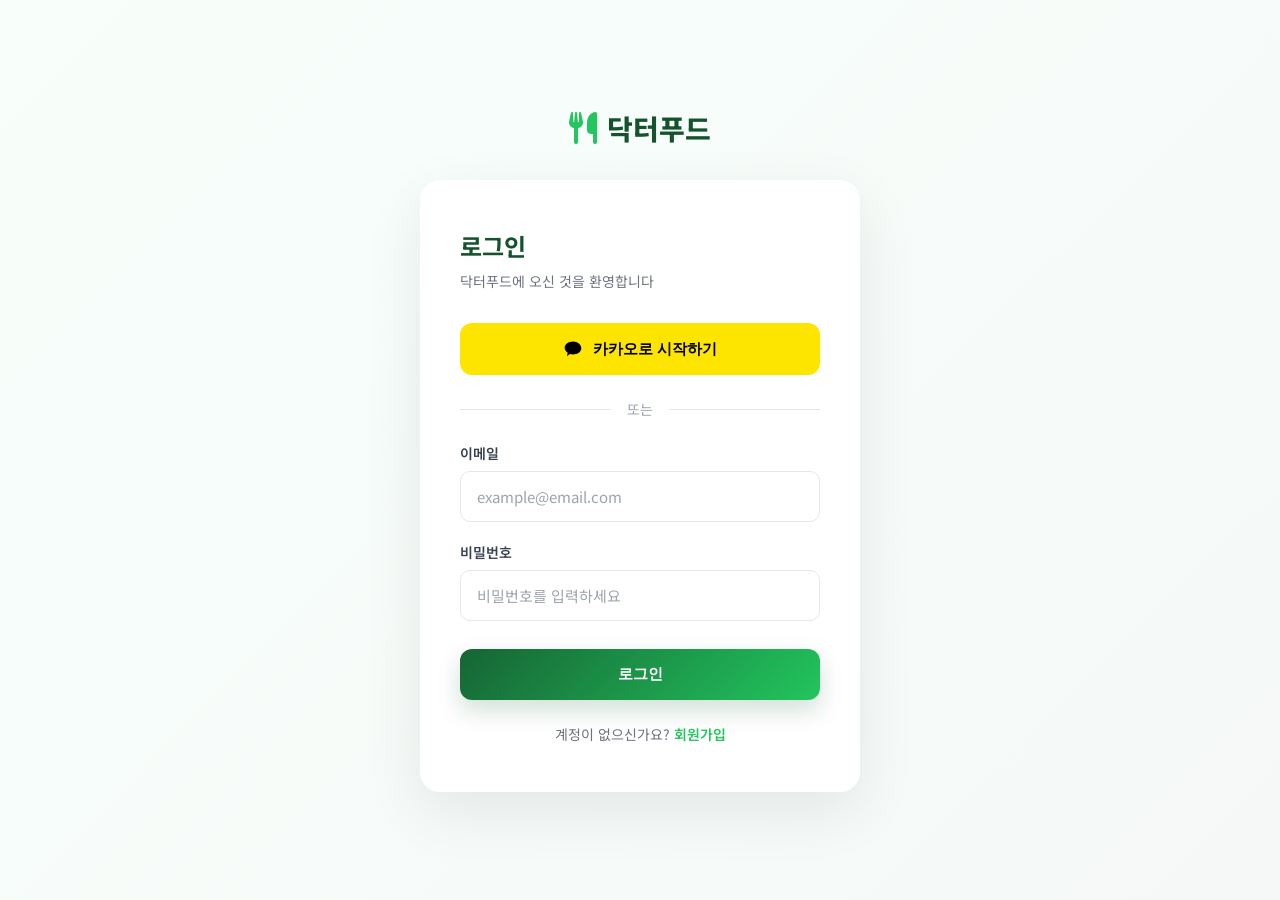
<file: frontend/pages/login.html>
<!DOCTYPE html>
<html lang="ko">
<head>
  <meta charset="UTF-8" />
  <meta name="viewport" content="width=device-width, initial-scale=1.0" />
  <title>로그인 | 닥터푸드</title>
  <link href="https://fonts.googleapis.com/css2?family=Noto+Sans+KR:wght@300;400;500;700;800&display=swap" rel="stylesheet" />
  <link rel="stylesheet" href="https://cdnjs.cloudflare.com/ajax/libs/font-awesome/6.4.0/css/all.min.css" />
  <style>
    * { margin: 0; padding: 0; box-sizing: border-box; }
    body {
      font-family: 'Noto Sans KR', sans-serif;
      color: #1f2937;
      background: linear-gradient(135deg, #f8fffb 0%, #f5f8f7 100%);
      min-height: 100vh;
      display: flex;
      align-items: center;
      justify-content: center;
      padding: 24px;
    }
    
    .login-container {
      width: 100%;
      max-width: 440px;
    }
    
    .brand {
      text-align: center;
      margin-bottom: 32px;
    }
    
    .brand-logo {
      display: inline-flex;
      align-items: center;
      gap: 10px;
      font-weight: 800;
      color: #14532d;
      font-size: 28px;
      text-decoration: none;
    }
    
    .brand-logo i {
      color: #22c55e;
      font-size: 32px;
    }
    
    .login-card {
      background: white;
      border-radius: 20px;
      padding: 48px 40px;
      box-shadow: 0 20px 60px rgba(0, 0, 0, 0.08);
    }
    
    .login-title {
      font-size: 24px;
      font-weight: 700;
      color: #14532d;
      margin-bottom: 8px;
    }
    
    .login-subtitle {
      font-size: 14px;
      color: #6b7280;
      margin-bottom: 32px;
    }
    
    .kakao-btn {
      width: 100%;
      padding: 16px;
      background: #FEE500;
      color: #000000;
      border: none;
      border-radius: 12px;
      font-weight: 700;
      font-size: 15px;
      cursor: pointer;
      display: flex;
      align-items: center;
      justify-content: center;
      gap: 10px;
      transition: all 0.2s ease;
      margin-bottom: 24px;
    }
    
    .kakao-btn:hover {
      background: #FDD835;
      transform: translateY(-1px);
      box-shadow: 0 4px 12px rgba(254, 229, 0, 0.3);
    }
    
    .kakao-btn img {
      width: 20px;
      height: 20px;
    }
    
    .divider {
      display: flex;
      align-items: center;
      gap: 16px;
      margin: 24px 0;
      color: #9ca3af;
      font-size: 14px;
    }
    
    .divider::before,
    .divider::after {
      content: '';
      flex: 1;
      height: 1px;
      background: #e5e7eb;
    }
    
    .form-group {
      margin-bottom: 20px;
    }
    
    .form-label {
      display: block;
      font-size: 14px;
      font-weight: 600;
      color: #374151;
      margin-bottom: 8px;
    }
    
    .form-input {
      width: 100%;
      padding: 14px 16px;
      border: 1.5px solid #e5e7eb;
      border-radius: 10px;
      font-size: 15px;
      font-family: 'Noto Sans KR', sans-serif;
      transition: all 0.2s ease;
    }
    
    .form-input:focus {
      outline: none;
      border-color: #22c55e;
      box-shadow: 0 0 0 3px rgba(34, 197, 94, 0.1);
    }
    
    .form-input::placeholder {
      color: #9ca3af;
    }
    
    .login-btn {
      width: 100%;
      padding: 16px;
      background: linear-gradient(135deg, #166534, #22c55e);
      color: white;
      border: none;
      border-radius: 12px;
      font-weight: 700;
      font-size: 15px;
      cursor: pointer;
      transition: all 0.2s ease;
      box-shadow: 0 10px 24px rgba(22, 101, 52, 0.2);
      margin-top: 8px;
    }
    
    .login-btn:hover {
      transform: translateY(-2px);
      box-shadow: 0 12px 28px rgba(22, 101, 52, 0.3);
    }
    
    .login-btn:active {
      transform: translateY(0);
    }
    
    .form-footer {
      text-align: center;
      margin-top: 24px;
      font-size: 14px;
      color: #6b7280;
    }
    
    .form-footer a {
      color: #22c55e;
      font-weight: 600;
      text-decoration: none;
      transition: color 0.2s ease;
    }
    
    .form-footer a:hover {
      color: #166534;
    }
    
    .error-message {
      display: none;
      padding: 12px 16px;
      background: #fef2f2;
      border: 1px solid #fecaca;
      border-radius: 8px;
      color: #dc2626;
      font-size: 14px;
      margin-bottom: 20px;
    }
    
    .error-message.show {
      display: block;
    }
  </style>
</head>
<body>
  <div class="login-container">
    <!-- 브랜드 로고 -->
    <div class="brand">
      <a href="/" class="brand-logo">
        <i class="fas fa-utensils"></i>
        <span>닥터푸드</span>
      </a>
    </div>
    
    <!-- 로그인 카드 -->
    <div class="login-card">
      <h1 class="login-title">로그인</h1>
      <p class="login-subtitle">닥터푸드에 오신 것을 환영합니다</p>
      
      <!-- 에러 메시지 -->
      <div id="error-message" class="error-message"></div>
      
      <!-- 카카오 로그인 -->
      <button type="button" class="kakao-btn" id="kakao-login-btn">
        <svg width="20" height="20" viewBox="0 0 24 24" fill="currentColor">
          <path d="M12 3C6.477 3 2 6.477 2 10.5c0 2.442 1.443 4.615 3.686 6.143-.203.748-.753 2.784-.868 3.235-.14.548.2.54.422.392.173-.115 2.828-1.886 3.281-2.184C9.456 18.36 10.71 18.5 12 18.5c5.523 0 10-3.477 10-7.5S17.523 3 12 3z"/>
        </svg>
        카카오로 시작하기
      </button>
      
      <!-- 구분선 -->
      <div class="divider">또는</div>
      
      <!-- 로그인 폼 -->
      <form id="login-form">
        <div class="form-group">
          <label class="form-label" for="email">이메일</label>
          <input 
            type="email" 
            id="email" 
            class="form-input" 
            placeholder="example@email.com"
            required
          />
        </div>
        
        <div class="form-group">
          <label class="form-label" for="password">비밀번호</label>
          <input 
            type="password" 
            id="password" 
            class="form-input" 
            placeholder="비밀번호를 입력하세요"
            required
          />
        </div>
        
        <button type="submit" class="login-btn">로그인</button>
      </form>
      
      <!-- 회원가입 링크 -->
      <div class="form-footer">
        계정이 없으신가요? <a href="/pages/register.html">회원가입</a>
      </div>
    </div>
  </div>
  
  <script type="module">
    import { handleLogin, showError } from '../shared/js/auth.js';
    
    // 로그인 폼 제출
    document.getElementById('login-form').addEventListener('submit', async (e) => {
      e.preventDefault();
      
      const email = document.getElementById('email').value;
      const password = document.getElementById('password').value;
      
      try {
        await handleLogin(email, password);
      } catch (error) {
        console.error('로그인 실패:', error);
      }
    });
    
    // 카카오 로그인 버튼
    document.getElementById('kakao-login-btn').addEventListener('click', () => {
      // TODO: 카카오 개발자 앱 등록 후 CLIENT_ID 설정
      const KAKAO_CLIENT_ID = 'YOUR_KAKAO_CLIENT_ID';
      const REDIRECT_URI = `${window.location.origin}/pages/auth/kakao-callback.html`;
      
      if (KAKAO_CLIENT_ID === 'YOUR_KAKAO_CLIENT_ID') {
        showError('카카오 로그인이 아직 설정되지 않았습니다. 관리자에게 문의하세요.');
        return;
      }
      
      const kakaoAuthUrl = `https://kauth.kakao.com/oauth/authorize?client_id=${KAKAO_CLIENT_ID}&redirect_uri=${REDIRECT_URI}&response_type=code`;
      window.location.href = kakaoAuthUrl;
    });
  </script>
</body>
</html>
</file>
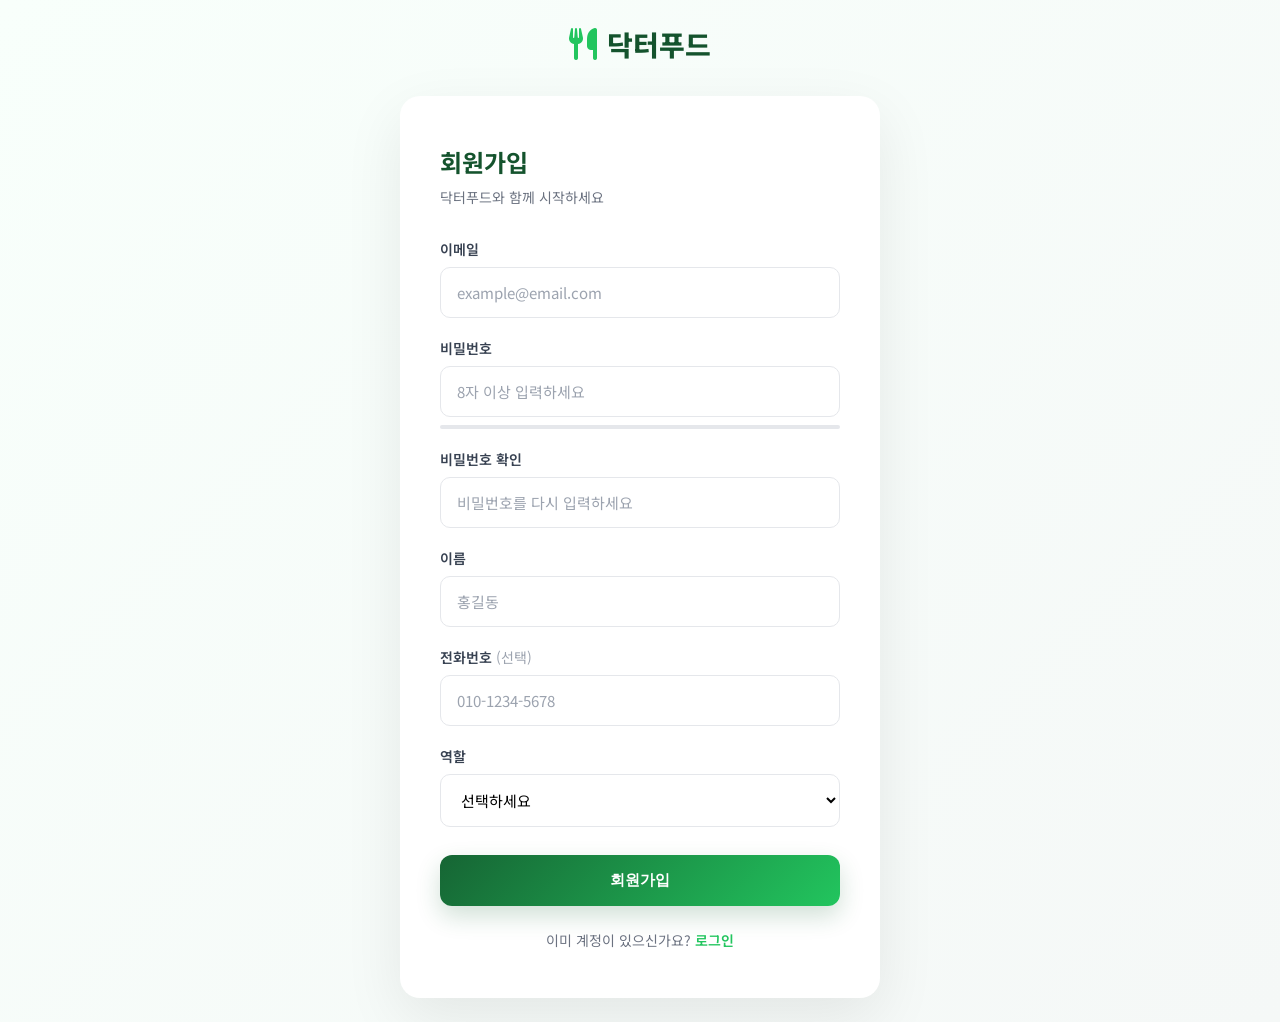
<file: frontend/pages/register.html>
<!DOCTYPE html>
<html lang="ko">
<head>
  <meta charset="UTF-8" />
  <meta name="viewport" content="width=device-width, initial-scale=1.0" />
  <title>회원가입 | 닥터푸드</title>
  <link href="https://fonts.googleapis.com/css2?family=Noto+Sans+KR:wght@300;400;500;700;800&display=swap" rel="stylesheet" />
  <link rel="stylesheet" href="https://cdnjs.cloudflare.com/ajax/libs/font-awesome/6.4.0/css/all.min.css" />
  <style>
    * { margin: 0; padding: 0; box-sizing: border-box; }
    body {
      font-family: 'Noto Sans KR', sans-serif;
      color: #1f2937;
      background: linear-gradient(135deg, #f8fffb 0%, #f5f8f7 100%);
      min-height: 100vh;
      display: flex;
      align-items: center;
      justify-content: center;
      padding: 24px;
    }
    
    .register-container {
      width: 100%;
      max-width: 480px;
    }
    
    .brand {
      text-align: center;
      margin-bottom: 32px;
    }
    
    .brand-logo {
      display: inline-flex;
      align-items: center;
      gap: 10px;
      font-weight: 800;
      color: #14532d;
      font-size: 28px;
      text-decoration: none;
    }
    
    .brand-logo i {
      color: #22c55e;
      font-size: 32px;
    }
    
    .register-card {
      background: white;
      border-radius: 20px;
      padding: 48px 40px;
      box-shadow: 0 20px 60px rgba(0, 0, 0, 0.08);
    }
    
    .register-title {
      font-size: 24px;
      font-weight: 700;
      color: #14532d;
      margin-bottom: 8px;
    }
    
    .register-subtitle {
      font-size: 14px;
      color: #6b7280;
      margin-bottom: 32px;
    }
    
    .form-group {
      margin-bottom: 20px;
    }
    
    .form-label {
      display: block;
      font-size: 14px;
      font-weight: 600;
      color: #374151;
      margin-bottom: 8px;
    }
    
    .form-label .optional {
      color: #9ca3af;
      font-weight: 400;
    }
    
    .form-input,
    .form-select {
      width: 100%;
      padding: 14px 16px;
      border: 1.5px solid #e5e7eb;
      border-radius: 10px;
      font-size: 15px;
      font-family: 'Noto Sans KR', sans-serif;
      transition: all 0.2s ease;
    }
    
    .form-input:focus,
    .form-select:focus {
      outline: none;
      border-color: #22c55e;
      box-shadow: 0 0 0 3px rgba(34, 197, 94, 0.1);
    }
    
    .form-input::placeholder {
      color: #9ca3af;
    }
    
    .form-select {
      cursor: pointer;
      background: white;
    }
    
    .password-strength {
      margin-top: 8px;
      font-size: 12px;
    }
    
    .strength-bar {
      height: 4px;
      background: #e5e7eb;
      border-radius: 2px;
      margin-top: 4px;
      overflow: hidden;
    }
    
    .strength-fill {
      height: 100%;
      width: 0%;
      transition: all 0.3s ease;
      border-radius: 2px;
    }
    
    .strength-weak .strength-fill {
      width: 33%;
      background: #ef4444;
    }
    
    .strength-medium .strength-fill {
      width: 66%;
      background: #f59e0b;
    }
    
    .strength-strong .strength-fill {
      width: 100%;
      background: #22c55e;
    }
    
    .register-btn {
      width: 100%;
      padding: 16px;
      background: linear-gradient(135deg, #166534, #22c55e);
      color: white;
      border: none;
      border-radius: 12px;
      font-weight: 700;
      font-size: 15px;
      cursor: pointer;
      transition: all 0.2s ease;
      box-shadow: 0 10px 24px rgba(22, 101, 52, 0.2);
      margin-top: 8px;
    }
    
    .register-btn:hover {
      transform: translateY(-2px);
      box-shadow: 0 12px 28px rgba(22, 101, 52, 0.3);
    }
    
    .register-btn:active {
      transform: translateY(0);
    }
    
    .register-btn:disabled {
      opacity: 0.6;
      cursor: not-allowed;
      transform: none;
    }
    
    .form-footer {
      text-align: center;
      margin-top: 24px;
      font-size: 14px;
      color: #6b7280;
    }
    
    .form-footer a {
      color: #22c55e;
      font-weight: 600;
      text-decoration: none;
      transition: color 0.2s ease;
    }
    
    .form-footer a:hover {
      color: #166534;
    }
    
    .error-text {
      color: #dc2626;
      font-size: 13px;
      margin-top: 4px;
      display: none;
    }
    
    .error-text.show {
      display: block;
    }
  </style>
</head>
<body>
  <div class="register-container">
    <!-- 브랜드 로고 -->
    <div class="brand">
      <a href="/" class="brand-logo">
        <i class="fas fa-utensils"></i>
        <span>닥터푸드</span>
      </a>
    </div>
    
    <!-- 회원가입 카드 -->
    <div class="register-card">
      <h1 class="register-title">회원가입</h1>
      <p class="register-subtitle">닥터푸드와 함께 시작하세요</p>
      
      <!-- 회원가입 폼 -->
      <form id="register-form">
        <!-- 이메일 -->
        <div class="form-group">
          <label class="form-label" for="email">이메일</label>
          <input 
            type="email" 
            id="email" 
            class="form-input" 
            placeholder="example@email.com"
            required
          />
          <div id="email-error" class="error-text"></div>
        </div>
        
        <!-- 비밀번호 -->
        <div class="form-group">
          <label class="form-label" for="password">비밀번호</label>
          <input 
            type="password" 
            id="password" 
            class="form-input" 
            placeholder="8자 이상 입력하세요"
            required
          />
          <div class="password-strength">
            <div class="strength-bar">
              <div class="strength-fill"></div>
            </div>
          </div>
          <div id="password-error" class="error-text"></div>
        </div>
        
        <!-- 비밀번호 확인 -->
        <div class="form-group">
          <label class="form-label" for="password-confirm">비밀번호 확인</label>
          <input 
            type="password" 
            id="password-confirm" 
            class="form-input" 
            placeholder="비밀번호를 다시 입력하세요"
            required
          />
          <div id="password-confirm-error" class="error-text"></div>
        </div>
        
        <!-- 이름 -->
        <div class="form-group">
          <label class="form-label" for="full-name">이름</label>
          <input 
            type="text" 
            id="full-name" 
            class="form-input" 
            placeholder="홍길동"
            required
          />
        </div>
        
        <!-- 전화번호 -->
        <div class="form-group">
          <label class="form-label" for="phone">
            전화번호 <span class="optional">(선택)</span>
          </label>
          <input 
            type="tel" 
            id="phone" 
            class="form-input" 
            placeholder="010-1234-5678"
          />
        </div>
        
        <!-- 역할 -->
        <div class="form-group">
          <label class="form-label" for="role">역할</label>
          <select id="role" class="form-select" required>
            <option value="">선택하세요</option>
            <option value="guardian">보호자</option>
            <option value="caregiver">간병인</option>
            <option value="admin">관리자</option>
          </select>
        </div>
        
        <button type="submit" class="register-btn" id="submit-btn">회원가입</button>
      </form>
      
      <!-- 로그인 링크 -->
      <div class="form-footer">
        이미 계정이 있으신가요? <a href="/pages/login.html">로그인</a>
      </div>
    </div>
  </div>
  
  <script type="module">
    import { handleRegister, showError } from '../shared/js/auth.js';
    
    const passwordInput = document.getElementById('password');
    const passwordConfirmInput = document.getElementById('password-confirm');
    const strengthBar = document.querySelector('.password-strength');
    const submitBtn = document.getElementById('submit-btn');
    
    // 비밀번호 강도 체크
    passwordInput.addEventListener('input', (e) => {
      const password = e.target.value;
      const strength = checkPasswordStrength(password);
      
      strengthBar.className = 'password-strength';
      if (password.length > 0) {
        strengthBar.classList.add(`strength-${strength}`);
      }
    });
    
    // 비밀번호 확인 체크
    passwordConfirmInput.addEventListener('input', (e) => {
      const password = passwordInput.value;
      const confirm = e.target.value;
      const errorEl = document.getElementById('password-confirm-error');
      
      if (confirm && password !== confirm) {
        errorEl.textContent = '비밀번호가 일치하지 않습니다';
        errorEl.classList.add('show');
      } else {
        errorEl.classList.remove('show');
      }
    });
    
    // 회원가입 폼 제출
    document.getElementById('register-form').addEventListener('submit', async (e) => {
      e.preventDefault();
      
      const email = document.getElementById('email').value;
      const password = passwordInput.value;
      const passwordConfirm = passwordConfirmInput.value;
      const fullName = document.getElementById('full-name').value;
      const phone = document.getElementById('phone').value;
      const role = document.getElementById('role').value;
      
      // 유효성 검사
      if (password.length < 8) {
        showError('비밀번호는 8자 이상이어야 합니다');
        return;
      }
      
      if (password !== passwordConfirm) {
        showError('비밀번호가 일치하지 않습니다');
        return;
      }
      
      if (!role) {
        showError('역할을 선택해주세요');
        return;
      }
      
      // 회원가입 데이터
      const userData = {
        email,
        password,
        full_name: fullName,
        role,
        ...(phone && { phone })
      };
      
      try {
        submitBtn.disabled = true;
        await handleRegister(userData);
      } catch (error) {
        console.error('회원가입 실패:', error);
        submitBtn.disabled = false;
      }
    });
    
    // 비밀번호 강도 체크 함수
    function checkPasswordStrength(password) {
      if (password.length < 8) return 'weak';
      
      let strength = 0;
      if (password.length >= 12) strength++;
      if (/[a-z]/.test(password) && /[A-Z]/.test(password)) strength++;
      if (/\d/.test(password)) strength++;
      if (/[^a-zA-Z0-9]/.test(password)) strength++;
      
      if (strength >= 3) return 'strong';
      if (strength >= 2) return 'medium';
      return 'weak';
    }
  </script>
</body>
</html>
</file>
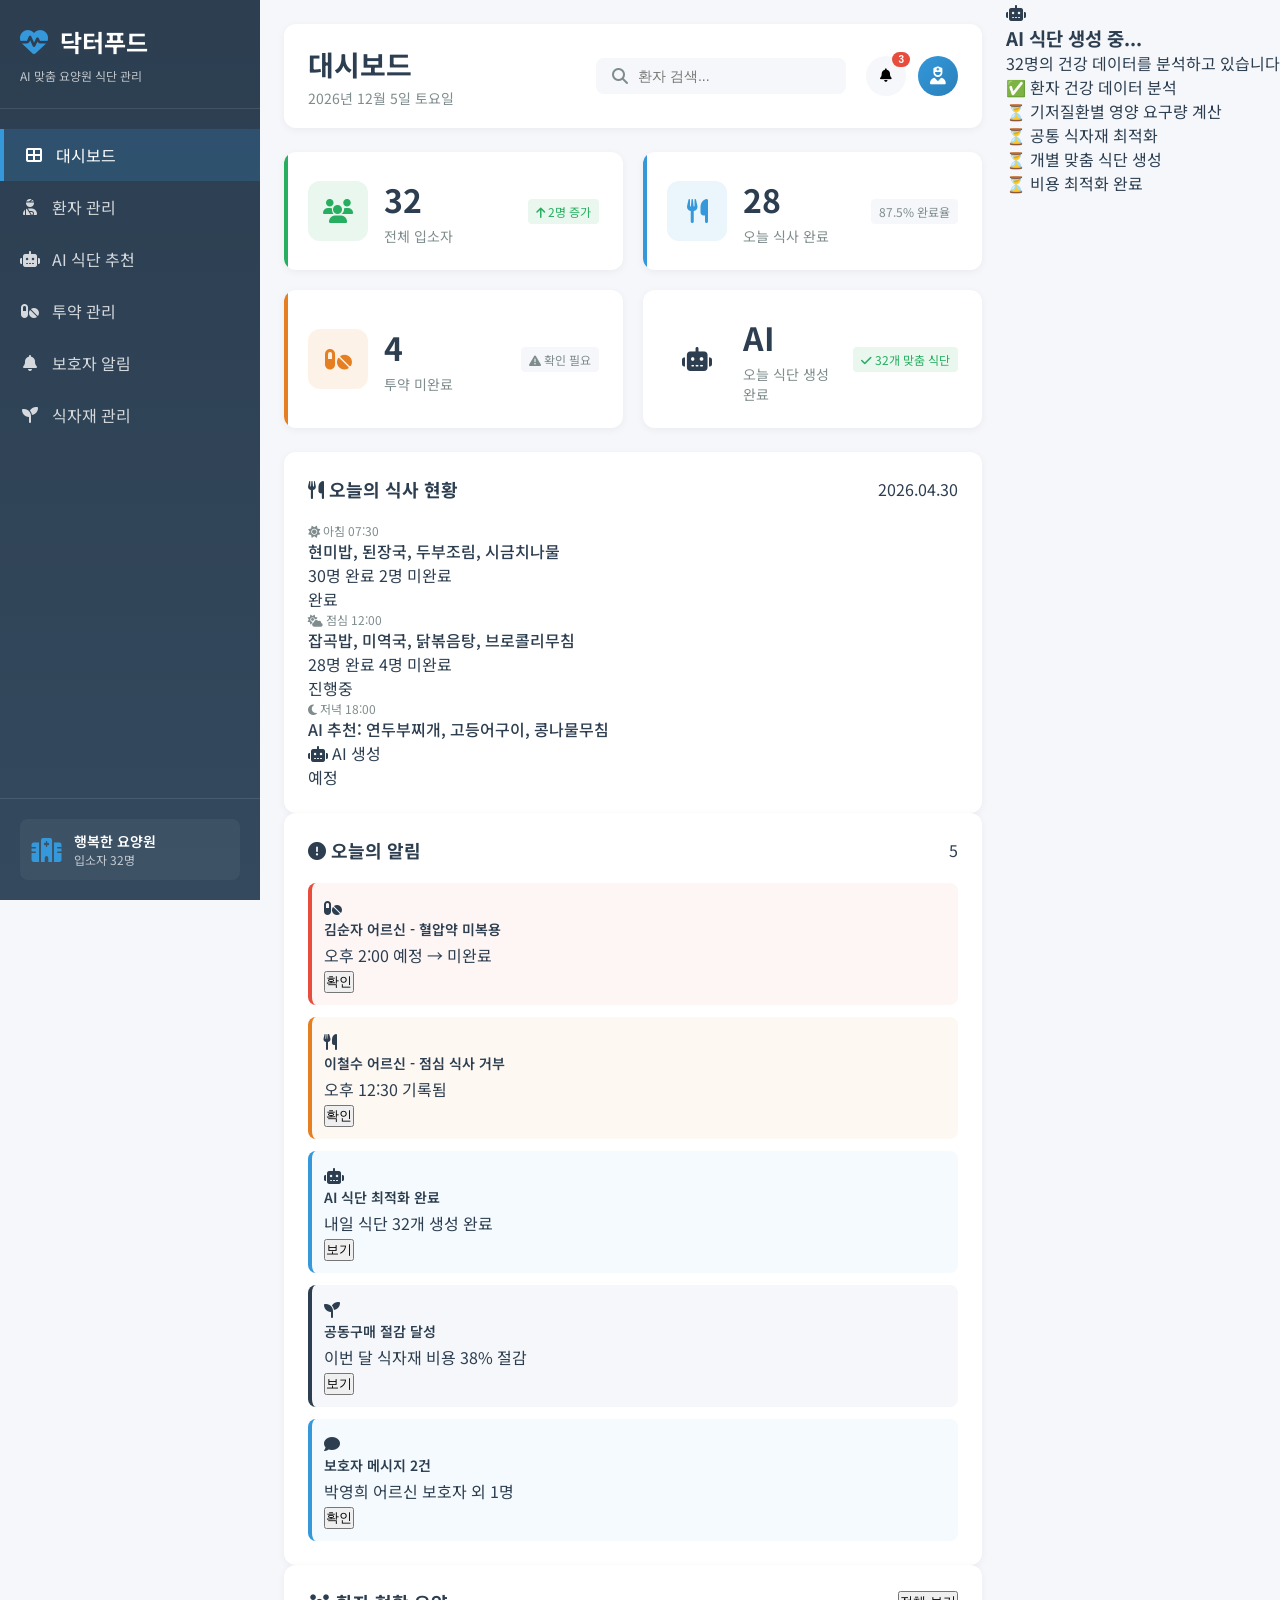
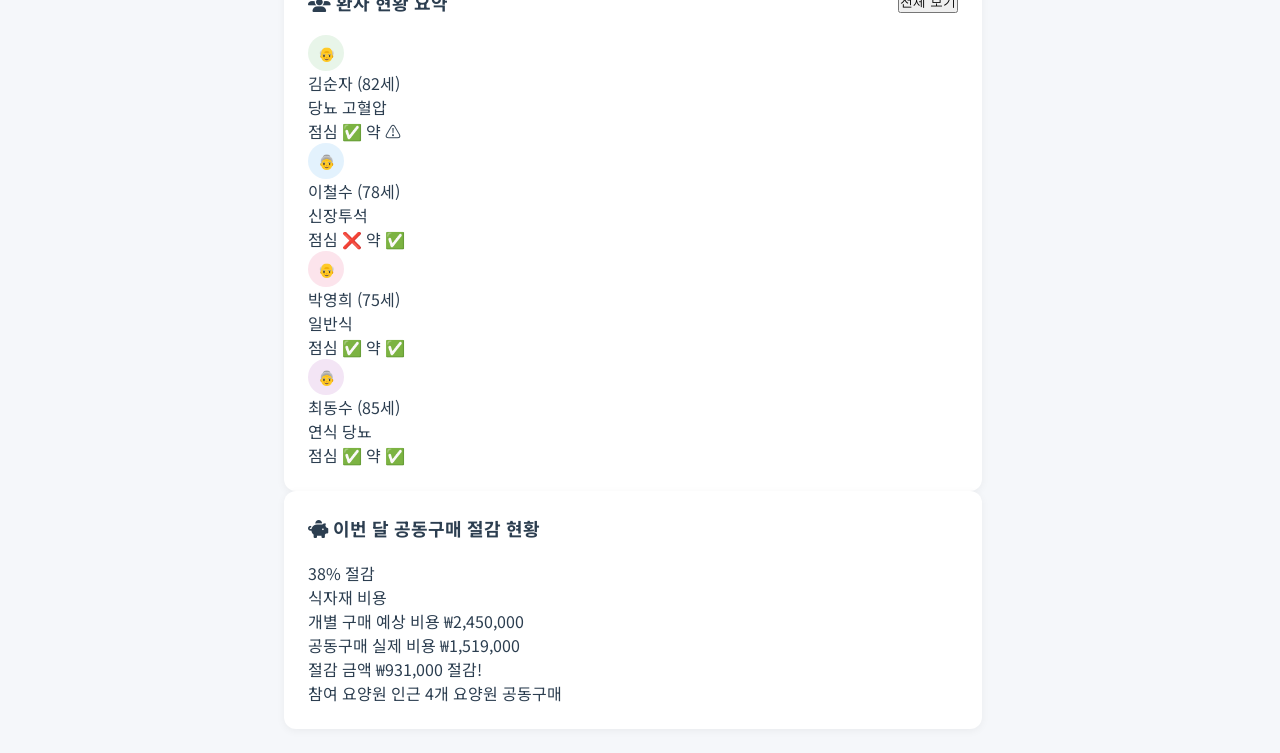
<file: frontend/pages/admin/admin.html>
<!DOCTYPE html>
<html lang="ko">
<head>
  <meta charset="UTF-8" />
  <meta name="viewport" content="width=device-width, initial-scale=1.0" />
  <title>닥터푸드 - AI 맞춤 요양원 식단 관리</title>
  <link href="https://fonts.googleapis.com/css2?family=Noto+Sans+KR:wght@300;400;500;700&display=swap" rel="stylesheet" />
  <link rel="stylesheet" href="https://cdnjs.cloudflare.com/ajax/libs/font-awesome/6.4.0/css/all.min.css" />
  <style>
    * { margin: 0; padding: 0; box-sizing: border-box; }
    body {
      font-family: 'Noto Sans KR', sans-serif;
      background: #f5f7fa;
      color: #2c3e50;
      display: flex;
      min-height: 100vh;
    }
    .sidebar {
      width: 260px;
      background: linear-gradient(180deg, #2c3e50 0%, #34495e 100%);
      color: white;
      display: flex;
      flex-direction: column;
      position: fixed;
      height: 100vh;
      overflow-y: auto;
    }
    .sidebar-header {
      padding: 24px 20px;
      border-bottom: 1px solid rgba(255,255,255,0.1);
    }
    .logo {
      display: flex;
      align-items: center;
      gap: 12px;
      font-size: 24px;
      font-weight: 700;
    }
    .logo i { color: #3498db; font-size: 28px; }
    .logo-sub {
      font-size: 12px;
      color: rgba(255,255,255,0.7);
      margin-top: 8px;
    }
    .nav-menu {
      list-style: none;
      padding: 20px 0;
      flex: 1;
    }
    .nav-item {
      padding: 14px 20px;
      display: flex;
      align-items: center;
      gap: 12px;
      cursor: pointer;
      transition: all 0.3s;
      color: rgba(255,255,255,0.8);
    }
    .nav-item:hover {
      background: rgba(255,255,255,0.1);
      color: white;
    }
    .nav-item.active {
      background: rgba(52, 152, 219, 0.2);
      border-left: 4px solid #3498db;
      color: white;
    }
    .nav-item i { width: 20px; text-align: center; }
    .sidebar-footer {
      padding: 20px;
      border-top: 1px solid rgba(255,255,255,0.1);
    }
    .facility-info {
      display: flex;
      align-items: center;
      gap: 12px;
      padding: 12px;
      background: rgba(255,255,255,0.05);
      border-radius: 8px;
    }
    .facility-info i { font-size: 24px; color: #3498db; }
    .facility-name {
      font-weight: 600;
      font-size: 14px;
    }
    .facility-count {
      font-size: 12px;
      color: rgba(255,255,255,0.7);
    }
    .main-content {
      margin-left: 260px;
      flex: 1;
      padding: 24px;
      width: calc(100% - 260px);
    }
    .top-header {
      background: white;
      padding: 20px 24px;
      border-radius: 12px;
      box-shadow: 0 2px 8px rgba(0,0,0,0.05);
      display: flex;
      justify-content: space-between;
      align-items: center;
      margin-bottom: 24px;
    }
    .header-left h1 {
      font-size: 28px;
      color: #2c3e50;
      margin-bottom: 4px;
    }
    .header-left p {
      font-size: 14px;
      color: #7f8c8d;
    }
    .header-right {
      display: flex;
      align-items: center;
      gap: 20px;
    }
    .search-box {
      display: flex;
      align-items: center;
      gap: 10px;
      background: #f5f7fa;
      padding: 10px 16px;
      border-radius: 8px;
      min-width: 250px;
    }
    .search-box i { color: #7f8c8d; }
    .search-box input {
      border: none;
      background: none;
      outline: none;
      font-size: 14px;
      width: 100%;
    }
    .header-icons {
      display: flex;
      align-items: center;
      gap: 12px;
    }
    .icon-btn {
      position: relative;
      background: #f5f7fa;
      border: none;
      width: 40px;
      height: 40px;
      border-radius: 50%;
      cursor: pointer;
      display: flex;
      align-items: center;
      justify-content: center;
      transition: all 0.3s;
    }
    .icon-btn:hover {
      background: #e8ecf1;
    }
    .icon-btn .badge {
      position: absolute;
      top: -4px;
      right: -4px;
      background: #e74c3c;
      color: white;
      font-size: 10px;
      padding: 2px 6px;
      border-radius: 10px;
      font-weight: 600;
    }
    .user-avatar {
      width: 40px;
      height: 40px;
      border-radius: 50%;
      background: linear-gradient(135deg, #3498db, #2980b9);
      display: flex;
      align-items: center;
      justify-content: center;
      color: white;
      font-size: 18px;
    }
    .page {
      display: none;
    }
    .page.active {
      display: block;
    }
    .stats-grid {
      display: grid;
      grid-template-columns: repeat(auto-fit, minmax(250px, 1fr));
      gap: 20px;
      margin-bottom: 24px;
    }
    .stat-card {
      background: white;
      padding: 24px;
      border-radius: 12px;
      box-shadow: 0 2px 8px rgba(0,0,0,0.05);
      display: flex;
      align-items: center;
      gap: 16px;
      position: relative;
      overflow: hidden;
    }
    .stat-card::before {
      content: '';
      position: absolute;
      top: 0;
      left: 0;
      width: 4px;
      height: 100%;
    }
    .stat-card.green::before { background: #27ae60; }
    .stat-card.blue::before { background: #3498db; }
    .stat-card.orange::before { background: #e67e22; }
    .stat-card.red::before { background: #e74c3c; }
    .stat-icon {
      width: 60px;
      height: 60px;
      border-radius: 12px;
      display: flex;
      align-items: center;
      justify-content: center;
      font-size: 24px;
    }
    .stat-card.green .stat-icon {
      background: rgba(39, 174, 96, 0.1);
      color: #27ae60;
    }
    .stat-card.blue .stat-icon {
      background: rgba(52, 152, 219, 0.1);
      color: #3498db;
    }
    .stat-card.orange .stat-icon {
      background: rgba(230, 126, 34, 0.1);
      color: #e67e22;
    }
    .stat-card.red .stat-icon {
      background: rgba(231, 76, 60, 0.1);
      color: #e74c3c;
    }
    .stat-info {
      flex: 1;
    }
    .stat-info h3 {
      font-size: 32px;
      font-weight: 700;
      color: #2c3e50;
      margin-bottom: 4px;
    }
    .stat-info p {
      font-size: 14px;
      color: #7f8c8d;
    }
    .stat-trend {
      font-size: 12px;
      padding: 4px 8px;
      border-radius: 4px;
      background: #f5f7fa;
      color: #7f8c8d;
    }
    .stat-trend.up {
      background: rgba(39, 174, 96, 0.1);
      color: #27ae60;
    }
    .content-grid {
      display: grid;
      grid-template-columns: 2fr 1fr;
      gap: 24px;
      margin-bottom: 24px;
    }
    .card {
      background: white;
      padding: 24px;
      border-radius: 12px;
      box-shadow: 0 2px 8px rgba(0,0,0,0.05);
    }
    .card-header {
      display: flex;
      justify-content: space-between;
      align-items: center;
      margin-bottom: 20px;
    }
    .card-header h2 {
      font-size: 18px;
      color: #2c3e50;
    }
    .btn {
      padding: 8px 16px;
      border-radius: 8px;
      border: none;
      cursor: pointer;
      font-size: 14px;
      font-weight: 500;
      transition: all 0.3s;
    }
    .btn-primary {
      background: #3498db;
      color: white;
    }
    .btn-primary:hover {
      background: #2980b9;
    }
    .btn-secondary {
      background: #f5f7fa;
      color: #2c3e50;
    }
    .btn-secondary:hover {
      background: #e8ecf1;
    }
    .meal-list {
      display: grid;
      gap: 12px;
    }
    .meal-item {
      display: flex;
      align-items: center;
      gap: 12px;
      padding: 12px;
      background: #f5f7fa;
      border-radius: 8px;
      transition: all 0.3s;
    }
    .meal-item:hover {
      background: #e8ecf1;
    }
    .meal-time {
      font-size: 12px;
      color: #7f8c8d;
      min-width: 60px;
    }
    .meal-name {
      flex: 1;
      font-weight: 500;
      color: #2c3e50;
    }
    .meal-status {
      padding: 4px 12px;
      border-radius: 12px;
      font-size: 12px;
      font-weight: 600;
    }
    .meal-status.completed {
      background: rgba(39, 174, 96, 0.1);
      color: #27ae60;
    }
    .meal-status.pending {
      background: rgba(230, 126, 34, 0.1);
      color: #e67e22;
    }
    .alert-list {
      display: grid;
      gap: 12px;
    }
    .alert-item {
      padding: 12px;
      border-radius: 8px;
      border-left: 4px solid;
      background: #f5f7fa;
    }
    .alert-item.warning {
      border-color: #e67e22;
      background: rgba(230, 126, 34, 0.05);
    }
    .alert-item.danger {
      border-color: #e74c3c;
      background: rgba(231, 76, 60, 0.05);
    }
    .alert-item.info {
      border-color: #3498db;
      background: rgba(52, 152, 219, 0.05);
    }
    .alert-title {
      font-weight: 600;
      color: #2c3e50;
      margin-bottom: 4px;
      font-size: 14px;
    }
    .alert-desc {
      font-size: 12px;
      color: #7f8c8d;
    }
    .patient-table {
      width: 100%;
      border-collapse: collapse;
    }
    .patient-table th {
      text-align: left;
      padding: 12px;
      background: #f5f7fa;
      color: #7f8c8d;
      font-size: 12px;
      font-weight: 600;
      text-transform: uppercase;
    }
    .patient-table td {
      padding: 16px 12px;
      border-bottom: 1px solid #f5f7fa;
      font-size: 14px;
      color: #2c3e50;
    }
    .patient-table tr:hover {
      background: #f5f7fa;
    }
    .patient-name {
      display: flex;
      align-items: center;
      gap: 12px;
    }
    .patient-avatar {
      width: 36px;
      height: 36px;
      border-radius: 50%;
      background: linear-gradient(135deg, #3498db, #2980b9);
      display: flex;
      align-items: center;
      justify-content: center;
      color: white;
      font-weight: 600;
      font-size: 14px;
    }
    .status-badge {
      padding: 4px 12px;
      border-radius: 12px;
      font-size: 12px;
      font-weight: 600;
    }
    .status-badge.good {
      background: rgba(39, 174, 96, 0.1);
      color: #27ae60;
    }
    .status-badge.warning {
      background: rgba(230, 126, 34, 0.1);
      color: #e67e22;
    }
    .status-badge.danger {
      background: rgba(231, 76, 60, 0.1);
      color: #e74c3c;
    }
    .action-btns {
      display: flex;
      gap: 8px;
    }
    .action-btn {
      width: 32px;
      height: 32px;
      border-radius: 6px;
      border: none;
      background: #f5f7fa;
      color: #7f8c8d;
      cursor: pointer;
      display: flex;
      align-items: center;
      justify-content: center;
      transition: all 0.3s;
    }
    .action-btn:hover {
      background: #3498db;
      color: white;
    }
    @media (max-width: 1024px) {
      .sidebar {
        width: 70px;
      }
      .sidebar-header .logo span,
      .logo-sub,
      .nav-item span,
      .facility-info div {
        display: none;
      }
      .main-content {
        margin-left: 70px;
        width: calc(100% - 70px);
      }
      .content-grid {
        grid-template-columns: 1fr;
      }
    }
    @media (max-width: 768px) {
      .sidebar {
        transform: translateX(-100%);
      }
      .main-content {
        margin-left: 0;
        width: 100%;
      }
      .stats-grid {
        grid-template-columns: 1fr;
      }
      .top-header {
        flex-direction: column;
        gap: 16px;
        align-items: flex-start;
      }
      .search-box {
        width: 100%;
      }
    }
  </style>
</head>
<body>
  <!-- 사이드바 -->
  <nav class="sidebar" id="sidebar">
    <div class="sidebar-header">
      <div class="logo">
        <i class="fas fa-heartbeat"></i>
        <span>닥터푸드</span>
      </div>
      <p class="logo-sub">AI 맞춤 요양원 식단 관리</p>
    </div>
    <ul class="nav-menu">
      <li class="nav-item active" onclick="showPage('dashboard')">
        <i class="fas fa-th-large"></i><span>대시보드</span>
      </li>
      <li class="nav-item" onclick="showPage('patients')">
        <i class="fas fa-user-injured"></i><span>환자 관리</span>
      </li>
      <li class="nav-item" onclick="showPage('ai-diet')">
        <i class="fas fa-robot"></i><span>AI 식단 추천</span>
      </li>
      <li class="nav-item" onclick="showPage('medication')">
        <i class="fas fa-pills"></i><span>투약 관리</span>
      </li>
      <li class="nav-item" onclick="showPage('guardian')">
        <i class="fas fa-bell"></i><span>보호자 알림</span>
      </li>
      <li class="nav-item" onclick="showPage('ingredients')">
        <i class="fas fa-seedling"></i><span>식자재 관리</span>
      </li>
    </ul>
    <div class="sidebar-footer">
      <div class="facility-info">
        <i class="fas fa-hospital"></i>
        <div>
          <p class="facility-name">행복한 요양원</p>
          <p class="facility-count">입소자 32명</p>
        </div>
      </div>
    </div>
  </nav>

  <!-- 메인 콘텐츠 -->
  <main class="main-content">
    <!-- 상단 헤더 -->
    <header class="top-header">
      <div class="header-left">
        <h1 id="page-title">대시보드</h1>
        <p id="page-date"></p>
      </div>
      <div class="header-right">
        <div class="search-box">
          <i class="fas fa-search"></i>
          <input type="text" placeholder="환자 검색..." />
        </div>
        <div class="header-icons">
          <button class="icon-btn" onclick="showNotification()">
            <i class="fas fa-bell"></i>
            <span class="badge">3</span>
          </button>
          <div class="user-avatar">
            <i class="fas fa-user-nurse"></i>
          </div>
        </div>
      </div>
    </header>

    <!-- 대시보드 페이지 -->
    <div id="page-dashboard" class="page active">
      <!-- 통계 카드 -->
      <div class="stats-grid">
        <div class="stat-card green">
          <div class="stat-icon"><i class="fas fa-users"></i></div>
          <div class="stat-info">
            <h3>32</h3>
            <p>전체 입소자</p>
          </div>
          <div class="stat-trend up"><i class="fas fa-arrow-up"></i> 2명 증가</div>
        </div>
        <div class="stat-card blue">
          <div class="stat-icon"><i class="fas fa-utensils"></i></div>
          <div class="stat-info">
            <h3>28</h3>
            <p>오늘 식사 완료</p>
          </div>
          <div class="stat-trend">87.5% 완료율</div>
        </div>
        <div class="stat-card orange">
          <div class="stat-icon"><i class="fas fa-pills"></i></div>
          <div class="stat-info">
            <h3>4</h3>
            <p>투약 미완료</p>
          </div>
          <div class="stat-trend warn"><i class="fas fa-exclamation-triangle"></i> 확인 필요</div>
        </div>
        <div class="stat-card purple">
          <div class="stat-icon"><i class="fas fa-robot"></i></div>
          <div class="stat-info">
            <h3>AI</h3>
            <p>오늘 식단 생성 완료</p>
          </div>
          <div class="stat-trend up"><i class="fas fa-check"></i> 32개 맞춤 식단</div>
        </div>
      </div>

      <!-- 오늘의 식단 현황 + 알림 -->
      <div class="dashboard-grid">
        <!-- 오늘의 식사 현황 -->
        <div class="card">
          <div class="card-header">
            <h2><i class="fas fa-utensils"></i> 오늘의 식사 현황</h2>
            <span class="date-badge">2026.04.30</span>
          </div>
          <div class="meal-timeline">
            <div class="meal-slot completed">
              <div class="meal-time">
                <i class="fas fa-sun"></i>
                <span>아침 07:30</span>
              </div>
              <div class="meal-detail">
                <p class="meal-name">현미밥, 된장국, 두부조림, 시금치나물</p>
                <div class="meal-stats">
                  <span class="completed-count">30명 완료</span>
                  <span class="skip-count">2명 미완료</span>
                </div>
              </div>
              <span class="meal-badge done">완료</span>
            </div>
            <div class="meal-slot in-progress">
              <div class="meal-time">
                <i class="fas fa-cloud-sun"></i>
                <span>점심 12:00</span>
              </div>
              <div class="meal-detail">
                <p class="meal-name">잡곡밥, 미역국, 닭볶음탕, 브로콜리무침</p>
                <div class="meal-stats">
                  <span class="completed-count">28명 완료</span>
                  <span class="skip-count">4명 미완료</span>
                </div>
              </div>
              <span class="meal-badge progress">진행중</span>
            </div>
            <div class="meal-slot upcoming">
              <div class="meal-time">
                <i class="fas fa-moon"></i>
                <span>저녁 18:00</span>
              </div>
              <div class="meal-detail">
                <p class="meal-name">AI 추천: 연두부찌개, 고등어구이, 콩나물무침</p>
                <div class="meal-stats">
                  <span class="ai-badge"><i class="fas fa-robot"></i> AI 생성</span>
                </div>
              </div>
              <span class="meal-badge upcoming">예정</span>
            </div>
          </div>
        </div>

        <!-- 알림 & 주의 환자 -->
        <div class="card">
          <div class="card-header">
            <h2><i class="fas fa-exclamation-circle"></i> 오늘의 알림</h2>
            <span class="badge-count">5</span>
          </div>
          <div class="alert-list">
            <div class="alert-item danger">
              <div class="alert-icon"><i class="fas fa-pills"></i></div>
              <div class="alert-content">
                <p class="alert-title">김순자 어르신 - 혈압약 미복용</p>
                <p class="alert-time">오후 2:00 예정 → 미완료</p>
              </div>
              <button class="alert-btn" onclick="showPage('medication')">확인</button>
            </div>
            <div class="alert-item warning">
              <div class="alert-icon"><i class="fas fa-utensils"></i></div>
              <div class="alert-content">
                <p class="alert-title">이철수 어르신 - 점심 식사 거부</p>
                <p class="alert-time">오후 12:30 기록됨</p>
              </div>
              <button class="alert-btn" onclick="showPage('patients')">확인</button>
            </div>
            <div class="alert-item info">
              <div class="alert-icon"><i class="fas fa-robot"></i></div>
              <div class="alert-content">
                <p class="alert-title">AI 식단 최적화 완료</p>
                <p class="alert-time">내일 식단 32개 생성 완료</p>
              </div>
              <button class="alert-btn" onclick="showPage('ai-diet')">보기</button>
            </div>
            <div class="alert-item success">
              <div class="alert-icon"><i class="fas fa-seedling"></i></div>
              <div class="alert-content">
                <p class="alert-title">공동구매 절감 달성</p>
                <p class="alert-time">이번 달 식자재 비용 38% 절감</p>
              </div>
              <button class="alert-btn" onclick="showPage('ingredients')">보기</button>
            </div>
            <div class="alert-item info">
              <div class="alert-icon"><i class="fas fa-comment"></i></div>
              <div class="alert-content">
                <p class="alert-title">보호자 메시지 2건</p>
                <p class="alert-time">박영희 어르신 보호자 외 1명</p>
              </div>
              <button class="alert-btn" onclick="showPage('guardian')">확인</button>
            </div>
          </div>
        </div>
      </div>

      <!-- 환자 현황 요약 -->
      <div class="card">
        <div class="card-header">
          <h2><i class="fas fa-users"></i> 환자 현황 요약</h2>
          <button class="btn-outline" onclick="showPage('patients')">전체 보기</button>
        </div>
        <div class="patient-summary-grid">
          <div class="patient-mini-card" onclick="showPage('patients')">
            <div class="patient-avatar" style="background:#e8f5e9">👴</div>
            <div class="patient-mini-info">
              <p class="patient-name">김순자 (82세)</p>
              <div class="patient-tags">
                <span class="tag diabetes">당뇨</span>
                <span class="tag hypertension">고혈압</span>
              </div>
              <p class="patient-meal">점심 ✅ 약 ⚠️</p>
            </div>
          </div>
          <div class="patient-mini-card" onclick="showPage('patients')">
            <div class="patient-avatar" style="background:#e3f2fd">👵</div>
            <div class="patient-mini-info">
              <p class="patient-name">이철수 (78세)</p>
              <div class="patient-tags">
                <span class="tag kidney">신장투석</span>
              </div>
              <p class="patient-meal">점심 ❌ 약 ✅</p>
            </div>
          </div>
          <div class="patient-mini-card" onclick="showPage('patients')">
            <div class="patient-avatar" style="background:#fce4ec">👴</div>
            <div class="patient-mini-info">
              <p class="patient-name">박영희 (75세)</p>
              <div class="patient-tags">
                <span class="tag normal">일반식</span>
              </div>
              <p class="patient-meal">점심 ✅ 약 ✅</p>
            </div>
          </div>
          <div class="patient-mini-card" onclick="showPage('patients')">
            <div class="patient-avatar" style="background:#f3e5f5">👵</div>
            <div class="patient-mini-info">
              <p class="patient-name">최동수 (85세)</p>
              <div class="patient-tags">
                <span class="tag soft">연식</span>
                <span class="tag diabetes">당뇨</span>
              </div>
              <p class="patient-meal">점심 ✅ 약 ✅</p>
            </div>
          </div>
        </div>
      </div>

      <!-- 비용 절감 현황 -->
      <div class="card savings-card">
        <div class="card-header">
          <h2><i class="fas fa-piggy-bank"></i> 이번 달 공동구매 절감 현황</h2>
        </div>
        <div class="savings-grid">
          <div class="savings-item">
            <div class="savings-circle">
              <span class="savings-percent">38%</span>
              <span class="savings-label">절감</span>
            </div>
            <p>식자재 비용</p>
          </div>
          <div class="savings-stats">
            <div class="savings-row">
              <span>개별 구매 예상 비용</span>
              <span class="original-price">₩2,450,000</span>
            </div>
            <div class="savings-row">
              <span>공동구매 실제 비용</span>
              <span class="actual-price">₩1,519,000</span>
            </div>
            <div class="savings-row highlight">
              <span>절감 금액</span>
              <span class="saved-price">₩931,000 절감!</span>
            </div>
            <div class="savings-row">
              <span>참여 요양원</span>
              <span>인근 4개 요양원 공동구매</span>
            </div>
          </div>
        </div>
      </div>
    </div>

    <!-- 환자 관리 페이지 -->
    <div id="page-patients" class="page">
      <div class="card">
        <div class="card-header">
          <h2><i class="fas fa-user-injured"></i> 환자 목록</h2>
          <button class="btn-primary" onclick="openAddPatient()"><i class="fas fa-plus"></i> 환자 추가</button>
        </div>
        <div class="filter-bar">
          <button class="filter-btn active" onclick="filterPatients('all')">전체 (32)</button>
          <button class="filter-btn" onclick="filterPatients('diabetes')">당뇨 (12)</button>
          <button class="filter-btn" onclick="filterPatients('kidney')">신장투석 (5)</button>
          <button class="filter-btn" onclick="filterPatients('hypertension')">고혈압 (8)</button>
          <button class="filter-btn" onclick="filterPatients('soft')">연식 (7)</button>
        </div>
        <div class="patient-table-wrapper">
          <table class="patient-table">
            <thead>
              <tr>
                <th>이름</th>
                <th>나이</th>
                <th>기저질환</th>
                <th>식단 유형</th>
                <th>오늘 식사</th>
                <th>투약</th>
                <th>담당 간병인</th>
                <th>관리</th>
              </tr>
            </thead>
            <tbody id="patient-tbody">
              <tr>
                <td><div class="patient-name-cell"><span class="avatar-sm">👴</span>김순자</div></td>
                <td>82세</td>
                <td><span class="tag diabetes">당뇨</span><span class="tag hypertension">고혈압</span></td>
                <td><span class="diet-badge diabetes-diet">당뇨식</span></td>
                <td><span class="meal-check ok">아침✅ 점심✅</span></td>
                <td><span class="med-check warn">⚠️ 미복용</span></td>
                <td>이간병</td>
                <td><button class="btn-sm" onclick="showPatientDetail('김순자')">상세</button></td>
              </tr>
              <tr>
                <td><div class="patient-name-cell"><span class="avatar-sm">👵</span>이철수</div></td>
                <td>78세</td>
                <td><span class="tag kidney">신장투석</span></td>
                <td><span class="diet-badge kidney-diet">저단백식</span></td>
                <td><span class="meal-check warn">아침✅ 점심❌</span></td>
                <td><span class="med-check ok">✅ 완료</span></td>
                <td>박간병</td>
                <td><button class="btn-sm" onclick="showPatientDetail('이철수')">상세</button></td>
              </tr>
              <tr>
                <td><div class="patient-name-cell"><span class="avatar-sm">👴</span>박영희</div></td>
                <td>75세</td>
                <td><span class="tag normal">없음</span></td>
                <td><span class="diet-badge normal-diet">일반식</span></td>
                <td><span class="meal-check ok">아침✅ 점심✅</span></td>
                <td><span class="med-check ok">✅ 완료</span></td>
                <td>김간병</td>
                <td><button class="btn-sm" onclick="showPatientDetail('박영희')">상세</button></td>
              </tr>
              <tr>
                <td><div class="patient-name-cell"><span class="avatar-sm">👵</span>최동수</div></td>
                <td>85세</td>
                <td><span class="tag soft">연하곤란</span><span class="tag diabetes">당뇨</span></td>
                <td><span class="diet-badge soft-diet">연식+당뇨</span></td>
                <td><span class="meal-check ok">아침✅ 점심✅</span></td>
                <td><span class="med-check ok">✅ 완료</span></td>
                <td>이간병</td>
                <td><button class="btn-sm" onclick="showPatientDetail('최동수')">상세</button></td>
              </tr>
              <tr>
                <td><div class="patient-name-cell"><span class="avatar-sm">👴</span>정말순</div></td>
                <td>79세</td>
                <td><span class="tag hypertension">고혈압</span></td>
                <td><span class="diet-badge low-salt-diet">저염식</span></td>
                <td><span class="meal-check ok">아침✅ 점심✅</span></td>
                <td><span class="med-check ok">✅ 완료</span></td>
                <td>박간병</td>
                <td><button class="btn-sm" onclick="showPatientDetail('정말순')">상세</button></td>
              </tr>
            </tbody>
          </table>
        </div>
      </div>
    </div>

    <!-- AI 식단 추천 페이지 -->
    <div id="page-ai-diet" class="page">
      <div class="ai-header-card">
        <div class="ai-icon-big"><i class="fas fa-robot"></i></div>
        <div class="ai-header-text">
          <h2>AI 맞춤 식단 추천 엔진</h2>
          <p>환자의 건강 데이터, 기저질환, 영양 상태를 분석하여 개인별 최적 식단을 자동 생성합니다</p>
          <div class="ai-features">
            <span><i class="fas fa-check-circle"></i> 공통 식자재 최대 활용</span>
            <span><i class="fas fa-check-circle"></i> 기저질환별 맞춤 조리법</span>
            <span><i class="fas fa-check-circle"></i> 비용 최적화</span>
            <span><i class="fas fa-check-circle"></i> 영양 균형 보장</span>
          </div>
        </div>
        <button class="btn-ai" onclick="generateAIDiet()">
          <i class="fas fa-magic"></i> AI 식단 생성
        </button>
      </div>

      <div class="diet-week-selector">
        <button class="week-btn" onclick="changeWeek(-1)"><i class="fas fa-chevron-left"></i></button>
        <span id="week-label">2026년 4월 4주차</span>
        <button class="week-btn" onclick="changeWeek(1)"><i class="fas fa-chevron-right"></i></button>
      </div>

      <div class="diet-grid">
        <!-- 공통 식자재 풀 -->
        <div class="card ingredient-pool-card">
          <div class="card-header">
            <h2><i class="fas fa-layer-group"></i> 이번 주 공통 식자재 풀</h2>
            <span class="ai-generated-badge"><i class="fas fa-robot"></i> AI 최적화</span>
          </div>
          <p class="pool-desc">아래 식자재로 32명 전원의 맞춤 식단을 구성합니다 (조리법만 다르게)</p>
          <div class="ingredient-tags">
            <span class="ing-tag protein">🍗 닭고기</span>
            <span class="ing-tag protein">🐟 고등어</span>
            <span class="ing-tag protein">🥚 달걀</span>
            <span class="ing-tag protein">🫘 두부</span>
            <span class="ing-tag veggie">🥦 브로콜리</span>
            <span class="ing-tag veggie">🥕 당근</span>
            <span class="ing-tag veggie">🌿 시금치</span>
            <span class="ing-tag veggie">🧅 양파</span>
            <span class="ing-tag grain">🌾 현미</span>
            <span class="ing-tag grain">🍚 잡곡</span>
            <span class="ing-tag grain">🥔 감자</span>
          </div>
          <div class="cost-saving-bar">
            <div class="cost-label">
              <span>공동구매 절감률</span>
              <span class="cost-percent">38%</span>
            </div>
            <div class="progress-bar">
              <div class="progress-fill" style="width:38%"></div>
            </div>
          </div>
        </div>

        <!-- 식단 유형별 예시 -->
        <div class="card">
          <div class="card-header">
            <h2><i class="fas fa-utensils"></i> 오늘 저녁 - 식단 유형별 비교</h2>
          </div>
          <div class="diet-comparison">
            <div class="diet-type-card">
              <div class="diet-type-header normal">
                <i class="fas fa-utensils"></i> 일반식 (18명)
              </div>
              <div class="diet-items">
                <p>🍚 현미잡곡밥</p>
                <p>🍲 된장찌개</p>
                <p>🍗 닭볶음탕 (보통 간)</p>
                <p>🥦 브로콜리볶음</p>
                <p>🥗 시금치나물</p>
              </div>
              <div class="nutrition-info">
                <span>열량: 580kcal</span>
                <span>나트륨: 1,200mg</span>
              </div>
            </div>
            <div class="diet-type-card">
              <div class="diet-type-header diabetes">
                <i class="fas fa-tint"></i> 당뇨식 (12명)
              </div>
              <div class="diet-items">
                <p>🌾 현미밥 (소량)</p>
                <p>🥣 맑은 두부국</p>
                <p>🍗 닭가슴살 구이 (무소스)</p>
                <p>🥦 브로콜리 찜</p>
                <p>🥗 시금치나물 (저염)</p>
              </div>
              <div class="nutrition-info">
                <span>열량: 420kcal</span>
                <span>당지수: 낮음</span>
              </div>
            </div>
            <div class="diet-type-card">
              <div class="diet-type-header kidney">
                <i class="fas fa-filter"></i> 저단백식 (5명)
              </div>
              <div class="diet-items">
                <p>🍚 백미밥 (소량)</p>
                <p>🥣 채소국 (저칼륨)</p>
                <p>🍗 닭가슴살 소량</p>
                <p>🥕 당근볶음 (저인)</p>
                <p>🥚 달걀흰자 찜</p>
              </div>
              <div class="nutrition-info">
                <span>열량: 380kcal</span>
                <span>단백질: 제한</span>
              </div>
            </div>
            <div class="diet-type-card">
              <div class="diet-type-header soft">
                <i class="fas fa-blender"></i> 연식 (7명)
              </div>
              <div class="diet-items">
                <p>🍚 부드러운 죽</p>
                <p>🥣 두부연두부찌개</p>
                <p>🍗 닭고기 다짐 완자</p>
                <p>🥦 브로콜리 퓨레</p>
                <p>🥕 당근 으깸</p>
              </div>
              <div class="nutrition-info">
                <span>열량: 350kcal</span>
                <span>질감: 부드러움</span>
              </div>
            </div>
          </div>
        </div>
      </div>

      <!-- 주간 식단 캘린더 -->
      <div class="card">
        <div class="card-header">
          <h2><i class="fas fa-calendar-week"></i> 주간 식단 캘린더</h2>
          <button class="btn-outline"><i class="fas fa-download"></i> 식단표 출력</button>
        </div>
        <div class="week-calendar">
          <div class="cal-header">
            <div class="cal-time"></div>
            <div class="cal-day">월 (4/28)</div>
            <div class="cal-day">화 (4/29)</div>
            <div class="cal-day today">수 (4/30)</div>
            <div class="cal-day">목 (5/1)</div>
            <div class="cal-day">금 (5/2)</div>
          </div>
          <div class="cal-row">
            <div class="cal-time"><i class="fas fa-sun"></i> 아침</div>
            <div class="cal-cell">현미밥, 미역국, 계란찜</div>
            <div class="cal-cell">잡곡밥, 콩나물국, 두부조림</div>
            <div class="cal-cell today-cell">현미밥, 된장국, 두부조림</div>
            <div class="cal-cell ai-cell"><i class="fas fa-robot"></i> AI 생성</div>
            <div class="cal-cell ai-cell"><i class="fas fa-robot"></i> AI 생성</div>
          </div>
          <div class="cal-row">
            <div class="cal-time"><i class="fas fa-cloud-sun"></i> 점심</div>
            <div class="cal-cell">잡곡밥, 갈비탕, 깍두기</div>
            <div class="cal-cell">현미밥, 순두부찌개, 나물</div>
            <div class="cal-cell today-cell">잡곡밥, 미역국, 닭볶음탕</div>
            <div class="cal-cell ai-cell"><i class="fas fa-robot"></i> AI 생성</div>
            <div class="cal-cell ai-cell"><i class="fas fa-robot"></i> AI 생성</div>
          </div>
          <div class="cal-row">
            <div class="cal-time"><i class="fas fa-moon"></i> 저녁</div>
            <div class="cal-cell">현미밥, 북어국, 제육볶음</div>
            <div class="cal-cell">잡곡밥, 된장찌개, 고등어구이</div>
            <div class="cal-cell today-cell">연두부찌개, 고등어구이</div>
            <div class="cal-cell ai-cell"><i class="fas fa-robot"></i> AI 생성</div>
            <div class="cal-cell ai-cell"><i class="fas fa-robot"></i> AI 생성</div>
          </div>
        </div>
      </div>
    </div>

    <!-- 투약 관리 페이지 -->
    <div id="page-medication" class="page">
      <div class="card">
        <div class="card-header">
          <h2><i class="fas fa-pills"></i> 오늘의 투약 현황</h2>
          <div class="med-summary">
            <span class="med-ok">완료 28명</span>
            <span class="med-warn">미완료 4명</span>
          </div>
        </div>
        <div class="med-timeline">
          <div class="med-time-slot">
            <div class="time-label"><i class="fas fa-sun"></i> 아침 (08:00)</div>
            <div class="med-patients">
              <div class="med-patient-card done">
                <span class="patient-name-med">김순자</span>
                <div class="med-list">
                  <span class="med-item">혈압약</span>
                  <span class="med-item">당뇨약</span>
                </div>
                <span class="med-status done"><i class="fas fa-check"></i> 완료 08:15</span>
              </div>
              <div class="med-patient-card done">
                <span class="patient-name-med">이철수</span>
                <div class="med-list">
                  <span class="med-item">투석보조제</span>
                  <span class="med-item">철분제</span>
                </div>
                <span class="med-status done"><i class="fas fa-check"></i> 완료 08:10</span>
              </div>
              <div class="med-patient-card done">
                <span class="patient-name-med">박영희</span>
                <div class="med-list">
                  <span class="med-item">종합비타민</span>
                </div>
                <span class="med-status done"><i class="fas fa-check"></i> 완료 08:20</span>
              </div>
            </div>
          </div>
          <div class="med-time-slot">
            <div class="time-label warn-time"><i class="fas fa-cloud-sun"></i> 점심 (13:00) ⚠️ 미완료 있음</div>
            <div class="med-patients">
              <div class="med-patient-card done">
                <span class="patient-name-med">이철수</span>
                <div class="med-list">
                  <span class="med-item">혈압약</span>
                </div>
                <span class="med-status done"><i class="fas fa-check"></i> 완료 13:05</span>
              </div>
              <div class="med-patient-card missed">
                <span class="patient-name-med">김순자</span>
                <div class="med-list">
                  <span class="med-item">혈압약</span>
                  <span class="med-item">당뇨약</span>
                </div>
                <span class="med-status missed"><i class="fas fa-times"></i> 미복용</span>
                <button class="btn-sm-red" onclick="markMedDone('김순자', '점심')">복용 확인</button>
              </div>
              <div class="med-patient-card missed">
                <span class="patient-name-med">최동수</span>
                <div class="med-list">
                  <span class="med-item">당뇨약</span>
                </div>
                <span class="med-status missed"><i class="fas fa-times"></i> 미복용</span>
                <button class="btn-sm-red" onclick="markMedDone('최동수', '점심')">복용 확인</button>
              </div>
            </div>
          </div>
          <div class="med-time-slot upcoming-slot">
            <div class="time-label upcoming-time"><i class="fas fa-moon"></i> 저녁 (19:00) - 예정</div>
            <div class="med-patients">
              <div class="med-patient-card upcoming">
                <span class="patient-name-med">김순자</span>
                <div class="med-list">
                  <span class="med-item">수면제</span>
                </div>
                <span class="med-status upcoming">예정</span>
              </div>
              <div class="med-patient-card upcoming">
                <span class="patient-name-med">이철수</span>
                <div class="med-list">
                  <span class="med-item">투석보조제</span>
                </div>
                <span class="med-status upcoming">예정</span>
              </div>
            </div>
          </div>
        </div>
      </div>
    </div>

    <!-- 보호자 알림 페이지 -->
    <div id="page-guardian" class="page">
      <div class="guardian-grid">
        <div class="card">
          <div class="card-header">
            <h2><i class="fas fa-comment-dots"></i> 보호자 메시지</h2>
            <span class="badge-count">2</span>
          </div>
          <div class="message-list">
            <div class="message-item unread">
              <div class="message-avatar">👨</div>
              <div class="message-content">
                <div class="message-header">
                  <span class="sender">김철민 (김순자 어르신 아들)</span>
                  <span class="msg-time">오후 2:30</span>
                </div>
                <p class="message-text">어머니 오늘 식사는 잘 하셨나요? 혈압약은 드셨는지 확인 부탁드립니다.</p>
                <div class="message-reply">
                  <input type="text" placeholder="답장 입력..." class="reply-input" />
                  <button class="btn-send" onclick="sendReply()"><i class="fas fa-paper-plane"></i></button>
                </div>
              </div>
            </div>
            <div class="message-item unread">
              <div class="message-avatar">👩</div>
              <div class="message-content">
                <div class="message-header">
                  <span class="sender">박지수 (박영희 어르신 딸)</span>
                  <span class="msg-time">오전 11:15</span>
                </div>
                <p class="message-text">어머니가 좋아하시는 된장찌개 식단에 넣어주실 수 있나요?</p>
                <div class="message-reply">
                  <input type="text" placeholder="답장 입력..." class="reply-input" />
                  <button class="btn-send" onclick="sendReply()"><i class="fas fa-paper-plane"></i></button>
                </div>
              </div>
            </div>
          </div>
        </div>

        <div class="card">
          <div class="card-header">
            <h2><i class="fas fa-share-alt"></i> 오늘의 현황 공유</h2>
            <button class="btn-primary" onclick="sendDailyReport()"><i class="fas fa-paper-plane"></i> 전체 발송</button>
          </div>
          <div class="report-preview">
            <div class="report-card">
              <div class="report-header">
                <span>📋 오늘의 케어 리포트</span>
                <span>2026.04.30</span>
              </div>
              <div class="report-patient">
                <strong>김순자 어르신 (82세)</strong>
              </div>
              <div class="report-items">
                <div class="report-item">
                  <i class="fas fa-sun"></i>
                  <span>아침 식사: 현미밥, 된장국 - <strong>완료 ✅</strong></span>
                </div>
                <div class="report-item">
                  <i class="fas fa-cloud-sun"></i>
                  <span>점심 식사: 잡곡밥, 닭볶음탕 - <strong>완료 ✅</strong></span>
                </div>
                <div class="report-item warn-item">
                  <i class="fas fa-pills"></i>
                  <span>점심 혈압약: <strong>미복용 ⚠️</strong> - 간병인 확인 중</span>
                </div>
                <div class="report-item">
                  <i class="fas fa-heart"></i>
                  <span>건강 상태: 양호, 특이사항 없음</span>
                </div>
              </div>
              <div class="report-footer">
                <span>담당 간병인: 이간병 | 행복한 요양원</span>
              </div>
            </div>
          </div>
        </div>
      </div>

      <!-- 활동 사진 -->
      <div class="card">
        <div class="card-header">
          <h2><i class="fas fa-camera"></i> 오늘의 활동 사진</h2>
          <button class="btn-outline"><i class="fas fa-upload"></i> 사진 업로드</button>
        </div>
        <div class="photo-grid">
          <div class="photo-item">
            <div class="photo-placeholder">
              <i class="fas fa-utensils"></i>
              <p>아침 식사 사진</p>
              <span>07:45</span>
            </div>
          </div>
          <div class="photo-item">
            <div class="photo-placeholder">
              <i class="fas fa-walking"></i>
              <p>오전 산책</p>
              <span>10:30</span>
            </div>
          </div>
          <div class="photo-item">
            <div class="photo-placeholder">
              <i class="fas fa-utensils"></i>
              <p>점심 식사 사진</p>
              <span>12:15</span>
            </div>
          </div>
          <div class="photo-item">
            <div class="photo-placeholder">
              <i class="fas fa-gamepad"></i>
              <p>오후 여가 활동</p>
              <span>14:00</span>
            </div>
          </div>
        </div>
      </div>
    </div>

    <!-- 식자재 관리 페이지 -->
    <div id="page-ingredients" class="page">
      <div class="card">
        <div class="card-header">
          <h2><i class="fas fa-seedling"></i> 닥터푸드 농가 - 식자재 관리</h2>
          <button class="btn-primary"><i class="fas fa-shopping-cart"></i> 공동구매 신청</button>
        </div>
        <div class="ingredient-stats">
          <div class="ing-stat-card">
            <i class="fas fa-truck"></i>
            <h3>12개</h3>
            <p>등록 공급업체</p>
          </div>
          <div class="ing-stat-card">
            <i class="fas fa-qrcode"></i>
            <h3>QR 추적</h3>
            <p>전 식자재 출처 공개</p>
          </div>
          <div class="ing-stat-card">
            <i class="fas fa-users"></i>
            <h3>4개</h3>
            <p>공동구매 참여 요양원</p>
          </div>
          <div class="ing-stat-card">
            <i class="fas fa-piggy-bank"></i>
            <h3>38%</h3>
            <p>이번 달 절감률</p>
          </div>
        </div>
        <div class="ingredient-list">
          <h3>이번 주 발주 목록 (AI 자동 생성)</h3>
          <table class="ingredient-table">
            <thead>
              <tr>
                <th>식자재</th>
                <th>공급 농가</th>
                <th>수량</th>
                <th>단가</th>
                <th>QR 추적</th>
                <th>인증</th>
              </tr>
            </thead>
            <tbody>
              <tr>
                <td>🍗 닭고기 (국내산)</td>
                <td>강원 홍천 행복농장</td>
                <td>15kg</td>
                <td>₩8,500/kg</td>
                <td><button class="qr-btn"><i class="fas fa-qrcode"></i> QR</button></td>
                <td><span class="cert-badge">HACCP</span></td>
              </tr>
              <tr>
                <td>🐟 고등어 (국내산)</td>
                <td>경남 통영 신선수산</td>
                <td>10kg</td>
                <td>₩12,000/kg</td>
                <td><button class="qr-btn"><i class="fas fa-qrcode"></i> QR</button></td>
                <td><span class="cert-badge">HACCP</span></td>
              </tr>
              <tr>
                <td>🫘 두부 (국산콩)</td>
                <td>충북 청주 건강두부</td>
                <td>20모</td>
                <td>₩2,500/모</td>
                <td><button class="qr-btn"><i class="fas fa-qrcode"></i> QR</button></td>
                <td><span class="cert-badge organic">유기농</span></td>
              </tr>
              <tr>
                <td>🥦 브로콜리</td>
                <td>전남 해남 싱싱농원</td>
                <td>8kg</td>
                <td>₩3,200/kg</td>
                <td><button class="qr-btn"><i class="fas fa-qrcode"></i> QR</button></td>
                <td><span class="cert-badge">GAP</span></td>
              </tr>
              <tr>
                <td>🌾 현미 (국내산)</td>
                <td>경기 이천 황금쌀</td>
                <td>30kg</td>
                <td>₩4,800/kg</td>
                <td><button class="qr-btn"><i class="fas fa-qrcode"></i> QR</button></td>
                <td><span class="cert-badge">친환경</span></td>
              </tr>
            </tbody>
          </table>
        </div>
      </div>
    </div>
  </main>

  <!-- 모달: AI 식단 생성 중 -->
  <div id="ai-modal" class="modal hidden">
    <div class="modal-content">
      <div class="ai-loading">
        <div class="ai-spinner"><i class="fas fa-robot"></i></div>
        <h3>AI 식단 생성 중...</h3>
        <p>32명의 건강 데이터를 분석하고 있습니다</p>
        <div class="loading-steps">
          <div class="step active" id="step1">✅ 환자 건강 데이터 분석</div>
          <div class="step" id="step2">⏳ 기저질환별 영양 요구량 계산</div>
          <div class="step" id="step3">⏳ 공통 식자재 최적화</div>
          <div class="step" id="step4">⏳ 개별 맞춤 식단 생성</div>
          <div class="step" id="step5">⏳ 비용 최적화 완료</div>
        </div>
      </div>
    </div>
  </div>

  <!-- 알림 토스트 -->
  <div id="toast" class="toast hidden"></div>

  <script src="app.js"></script>
</body>
</html>
</file>
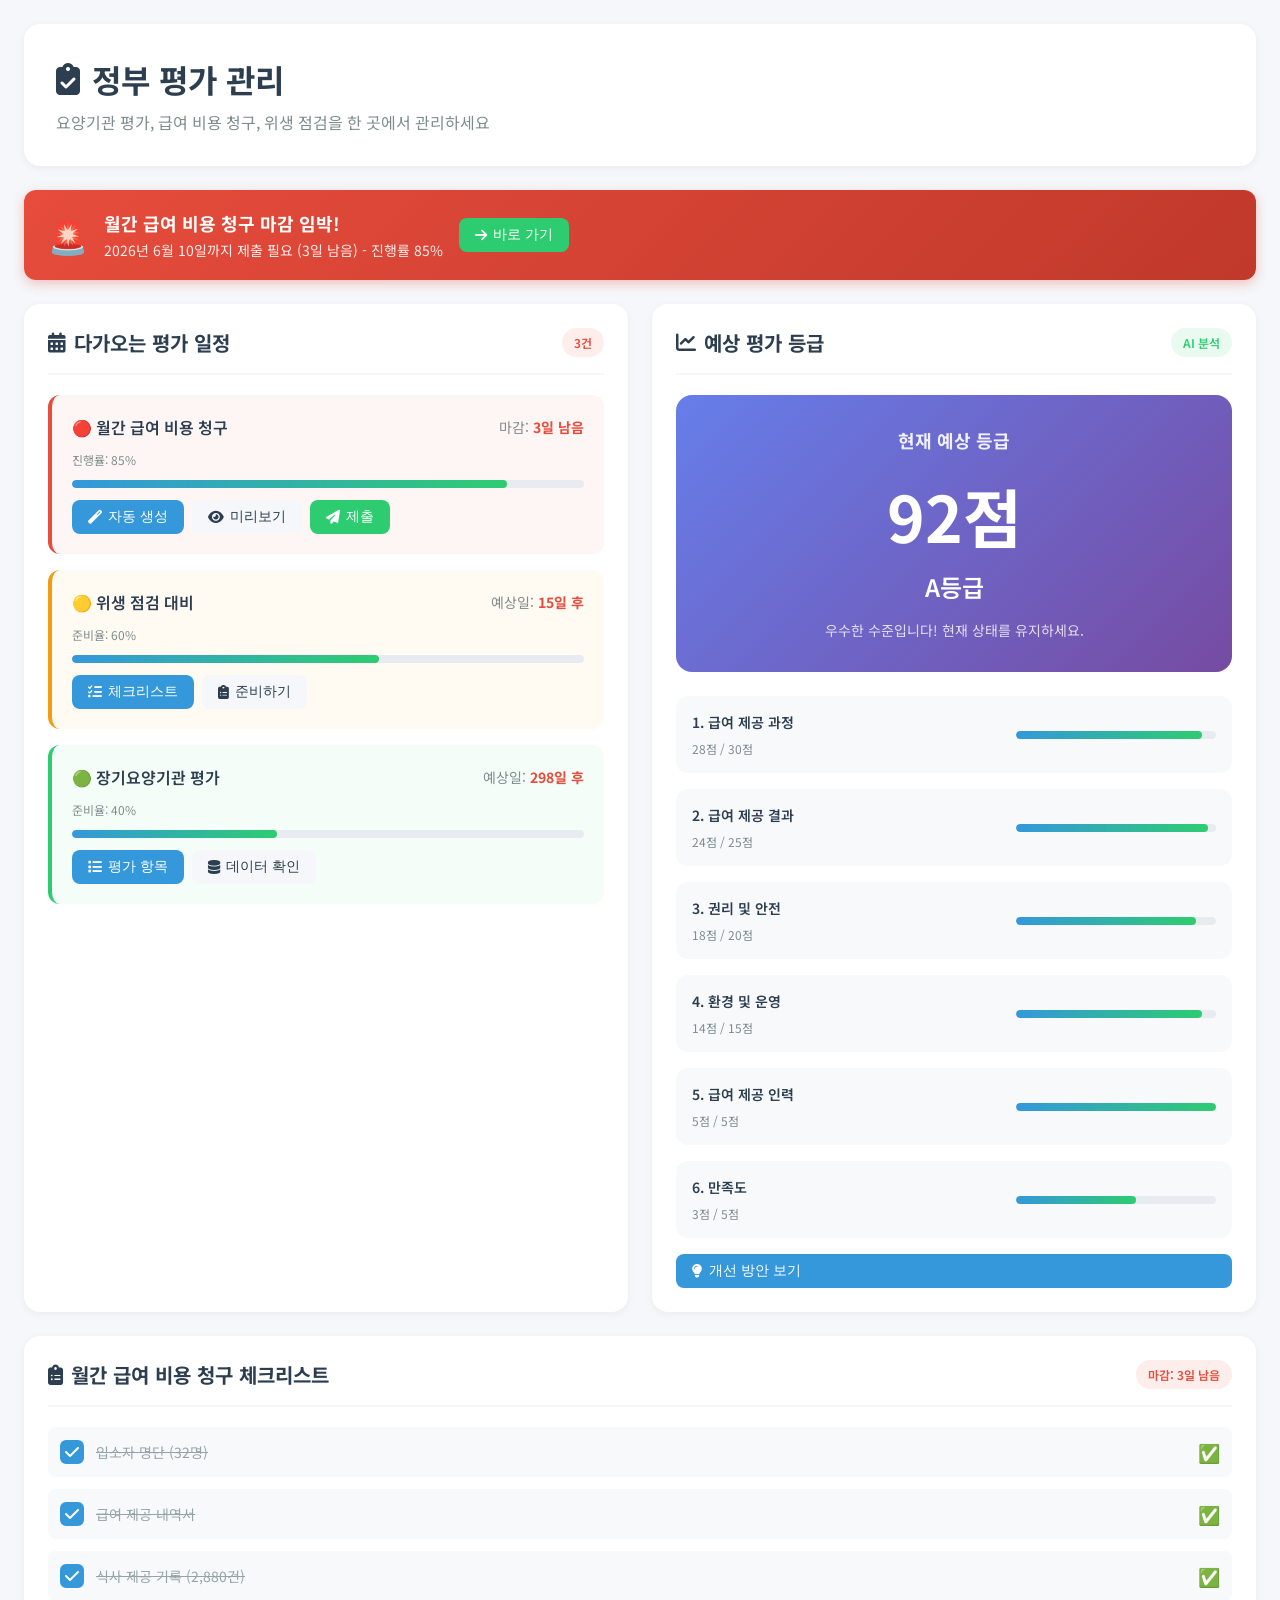
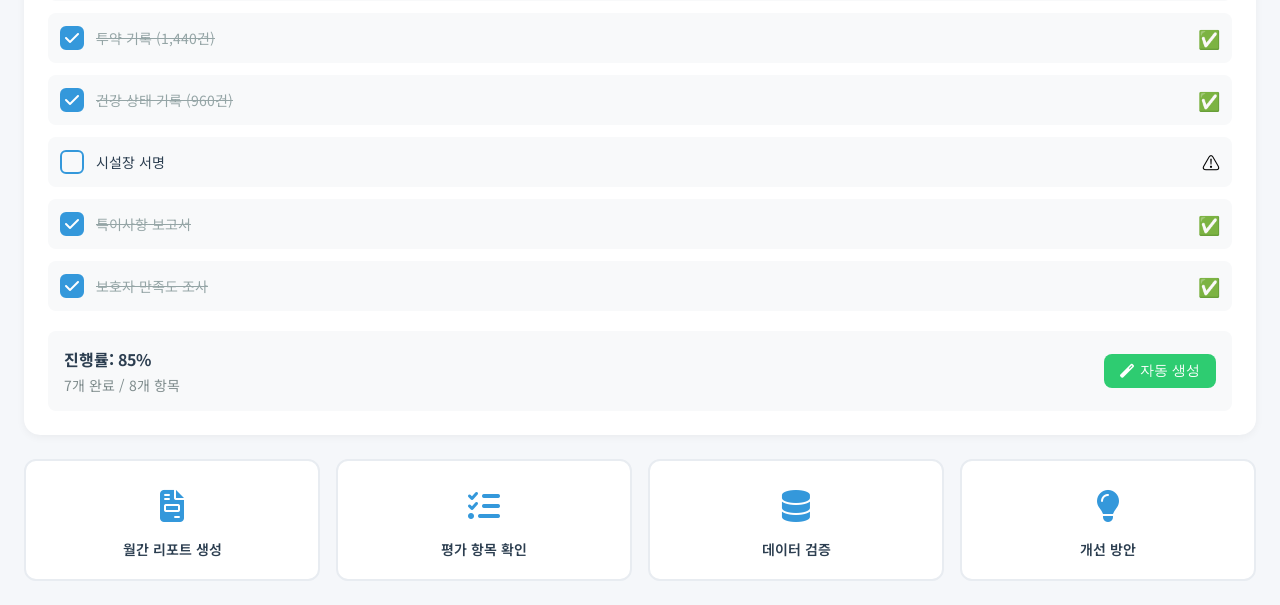
<file: frontend/pages/admin/government-evaluation.html>
<!DOCTYPE html>
<html lang="ko">
<head>
  <meta charset="UTF-8" />
  <meta name="viewport" content="width=device-width, initial-scale=1.0" />
  <title>닥터푸드 - 정부 평가 관리</title>
  <link href="https://fonts.googleapis.com/css2?family=Noto+Sans+KR:wght@300;400;500;700&display=swap" rel="stylesheet" />
  <link rel="stylesheet" href="https://cdnjs.cloudflare.com/ajax/libs/font-awesome/6.4.0/css/all.min.css" />
  <style>
    * { margin: 0; padding: 0; box-sizing: border-box; }
    body {
      font-family: 'Noto Sans KR', sans-serif;
      background: #f5f7fa;
      min-height: 100vh;
      padding: 24px;
    }
    .container {
      max-width: 1400px;
      margin: 0 auto;
    }
    .header {
      background: white;
      padding: 32px;
      border-radius: 16px;
      box-shadow: 0 2px 8px rgba(0,0,0,0.05);
      margin-bottom: 24px;
    }
    .header h1 {
      font-size: 32px;
      color: #2c3e50;
      margin-bottom: 8px;
      display: flex;
      align-items: center;
      gap: 12px;
    }
    .header p {
      font-size: 16px;
      color: #7f8c8d;
    }
    .alert-banner {
      background: linear-gradient(135deg, #e74c3c 0%, #c0392b 100%);
      color: white;
      padding: 20px 24px;
      border-radius: 12px;
      margin-bottom: 24px;
      display: flex;
      align-items: center;
      gap: 16px;
      box-shadow: 0 4px 12px rgba(231, 76, 60, 0.3);
    }
    .alert-icon {
      font-size: 32px;
      animation: pulse 2s ease-in-out infinite;
    }
    @keyframes pulse {
      0%, 100% { transform: scale(1); }
      50% { transform: scale(1.1); }
    }
    .alert-content h3 {
      font-size: 18px;
      margin-bottom: 4px;
    }
    .alert-content p {
      font-size: 14px;
      opacity: 0.9;
    }
    .grid {
      display: grid;
      grid-template-columns: repeat(auto-fit, minmax(400px, 1fr));
      gap: 24px;
      margin-bottom: 24px;
    }
    .card {
      background: white;
      border-radius: 16px;
      padding: 24px;
      box-shadow: 0 2px 8px rgba(0,0,0,0.05);
    }
    .card-header {
      display: flex;
      justify-content: space-between;
      align-items: center;
      margin-bottom: 20px;
      padding-bottom: 16px;
      border-bottom: 2px solid #f5f7fa;
    }
    .card-header h2 {
      font-size: 20px;
      color: #2c3e50;
      display: flex;
      align-items: center;
      gap: 8px;
    }
    .badge {
      padding: 6px 12px;
      border-radius: 20px;
      font-size: 12px;
      font-weight: 600;
    }
    .badge.urgent {
      background: rgba(231, 76, 60, 0.1);
      color: #e74c3c;
    }
    .badge.warning {
      background: rgba(243, 156, 18, 0.1);
      color: #f39c12;
    }
    .badge.normal {
      background: rgba(46, 204, 113, 0.1);
      color: #2ecc71;
    }
    .evaluation-item {
      padding: 20px;
      background: #f8f9fa;
      border-radius: 12px;
      margin-bottom: 16px;
      border-left: 4px solid;
      transition: all 0.3s;
    }
    .evaluation-item:hover {
      transform: translateX(4px);
      box-shadow: 0 4px 12px rgba(0,0,0,0.1);
    }
    .evaluation-item.urgent {
      border-color: #e74c3c;
      background: rgba(231, 76, 60, 0.05);
    }
    .evaluation-item.warning {
      border-color: #f39c12;
      background: rgba(243, 156, 18, 0.05);
    }
    .evaluation-item.normal {
      border-color: #2ecc71;
      background: rgba(46, 204, 113, 0.05);
    }
    .eval-header {
      display: flex;
      justify-content: space-between;
      align-items: center;
      margin-bottom: 12px;
    }
    .eval-title {
      font-size: 16px;
      font-weight: 600;
      color: #2c3e50;
    }
    .eval-deadline {
      font-size: 14px;
      color: #7f8c8d;
    }
    .eval-deadline strong {
      color: #e74c3c;
      font-weight: 700;
    }
    .progress-bar {
      height: 8px;
      background: #e8ecf1;
      border-radius: 4px;
      overflow: hidden;
      margin: 12px 0;
    }
    .progress-fill {
      height: 100%;
      background: linear-gradient(90deg, #3498db 0%, #2ecc71 100%);
      border-radius: 4px;
      transition: width 0.3s;
    }
    .progress-text {
      font-size: 12px;
      color: #7f8c8d;
      margin-bottom: 8px;
    }
    .eval-actions {
      display: flex;
      gap: 8px;
      margin-top: 12px;
    }
    .btn {
      padding: 8px 16px;
      border-radius: 8px;
      border: none;
      font-size: 14px;
      font-weight: 500;
      cursor: pointer;
      transition: all 0.3s;
      display: flex;
      align-items: center;
      gap: 6px;
    }
    .btn-primary {
      background: #3498db;
      color: white;
    }
    .btn-primary:hover {
      background: #2980b9;
      transform: translateY(-2px);
    }
    .btn-secondary {
      background: #f5f7fa;
      color: #2c3e50;
    }
    .btn-secondary:hover {
      background: #e8ecf1;
    }
    .btn-success {
      background: #2ecc71;
      color: white;
    }
    .btn-success:hover {
      background: #27ae60;
    }
    .score-card {
      background: linear-gradient(135deg, #667eea 0%, #764ba2 100%);
      color: white;
      padding: 32px;
      border-radius: 16px;
      text-align: center;
      margin-bottom: 24px;
    }
    .score-card h2 {
      font-size: 18px;
      margin-bottom: 16px;
      opacity: 0.9;
    }
    .score-display {
      font-size: 64px;
      font-weight: 700;
      margin-bottom: 8px;
    }
    .score-grade {
      font-size: 24px;
      font-weight: 600;
      margin-bottom: 16px;
    }
    .score-description {
      font-size: 14px;
      opacity: 0.8;
    }
    .category-list {
      display: grid;
      gap: 16px;
    }
    .category-item {
      background: #f8f9fa;
      padding: 16px;
      border-radius: 12px;
      display: flex;
      justify-content: space-between;
      align-items: center;
    }
    .category-info {
      flex: 1;
    }
    .category-name {
      font-size: 14px;
      color: #2c3e50;
      font-weight: 600;
      margin-bottom: 8px;
    }
    .category-score {
      font-size: 12px;
      color: #7f8c8d;
    }
    .category-bar {
      width: 200px;
      height: 8px;
      background: #e8ecf1;
      border-radius: 4px;
      overflow: hidden;
      margin-left: 16px;
    }
    .category-bar-fill {
      height: 100%;
      background: linear-gradient(90deg, #3498db 0%, #2ecc71 100%);
      border-radius: 4px;
    }
    .checklist {
      display: grid;
      gap: 12px;
    }
    .checklist-item {
      display: flex;
      align-items: center;
      gap: 12px;
      padding: 12px;
      background: #f8f9fa;
      border-radius: 8px;
      transition: all 0.3s;
    }
    .checklist-item:hover {
      background: #e8ecf1;
    }
    .checkbox {
      width: 24px;
      height: 24px;
      border: 2px solid #3498db;
      border-radius: 6px;
      display: flex;
      align-items: center;
      justify-content: center;
      cursor: pointer;
      transition: all 0.3s;
    }
    .checkbox.checked {
      background: #3498db;
      color: white;
    }
    .checklist-text {
      flex: 1;
      font-size: 14px;
      color: #2c3e50;
    }
    .checklist-text.completed {
      text-decoration: line-through;
      color: #95a5a6;
    }
    .status-icon {
      font-size: 18px;
    }
    .quick-actions {
      display: grid;
      grid-template-columns: repeat(auto-fit, minmax(200px, 1fr));
      gap: 16px;
      margin-top: 24px;
    }
    .quick-action-btn {
      padding: 20px;
      background: white;
      border: 2px solid #e8ecf1;
      border-radius: 12px;
      text-align: center;
      cursor: pointer;
      transition: all 0.3s;
    }
    .quick-action-btn:hover {
      border-color: #3498db;
      transform: translateY(-4px);
      box-shadow: 0 4px 12px rgba(52, 152, 219, 0.2);
    }
    .quick-action-icon {
      font-size: 32px;
      color: #3498db;
      margin-bottom: 12px;
    }
    .quick-action-text {
      font-size: 14px;
      font-weight: 600;
      color: #2c3e50;
    }
  </style>
</head>
<body>
  <div class="container">
    <!-- 헤더 -->
    <div class="header">
      <h1><i class="fas fa-clipboard-check"></i> 정부 평가 관리</h1>
      <p>요양기관 평가, 급여 비용 청구, 위생 점검을 한 곳에서 관리하세요</p>
    </div>

    <!-- 긴급 알림 -->
    <div class="alert-banner">
      <div class="alert-icon">🚨</div>
      <div class="alert-content">
        <h3>월간 급여 비용 청구 마감 임박!</h3>
        <p>2026년 6월 10일까지 제출 필요 (3일 남음) - 진행률 85%</p>
      </div>
      <button class="btn btn-success" onclick="location.href='#monthly-report'">
        <i class="fas fa-arrow-right"></i> 바로 가기
      </button>
    </div>

    <!-- 메인 그리드 -->
    <div class="grid">
      <!-- 다가오는 평가 일정 -->
      <div class="card">
        <div class="card-header">
          <h2><i class="fas fa-calendar-alt"></i> 다가오는 평가 일정</h2>
          <span class="badge urgent">3건</span>
        </div>

        <!-- 긴급 (7일 이내) -->
        <div class="evaluation-item urgent" id="monthly-report">
          <div class="eval-header">
            <div class="eval-title">🔴 월간 급여 비용 청구</div>
            <div class="eval-deadline">마감: <strong>3일 남음</strong></div>
          </div>
          <div class="progress-text">진행률: 85%</div>
          <div class="progress-bar">
            <div class="progress-fill" style="width: 85%"></div>
          </div>
          <div class="eval-actions">
            <button class="btn btn-primary" onclick="generateReport('monthly')">
              <i class="fas fa-magic"></i> 자동 생성
            </button>
            <button class="btn btn-secondary" onclick="previewReport('monthly')">
              <i class="fas fa-eye"></i> 미리보기
            </button>
            <button class="btn btn-success" onclick="submitReport('monthly')">
              <i class="fas fa-paper-plane"></i> 제출
            </button>
          </div>
        </div>

        <!-- 예정 (30일 이내) -->
        <div class="evaluation-item warning">
          <div class="eval-header">
            <div class="eval-title">🟡 위생 점검 대비</div>
            <div class="eval-deadline">예상일: <strong>15일 후</strong></div>
          </div>
          <div class="progress-text">준비율: 60%</div>
          <div class="progress-bar">
            <div class="progress-fill" style="width: 60%"></div>
          </div>
          <div class="eval-actions">
            <button class="btn btn-primary" onclick="showChecklist('hygiene')">
              <i class="fas fa-list-check"></i> 체크리스트
            </button>
            <button class="btn btn-secondary" onclick="prepareInspection()">
              <i class="fas fa-clipboard-list"></i> 준비하기
            </button>
          </div>
        </div>

        <!-- 장기 (90일 이내) -->
        <div class="evaluation-item normal">
          <div class="eval-header">
            <div class="eval-title">🟢 장기요양기관 평가</div>
            <div class="eval-deadline">예상일: <strong>298일 후</strong></div>
          </div>
          <div class="progress-text">준비율: 40%</div>
          <div class="progress-bar">
            <div class="progress-fill" style="width: 40%"></div>
          </div>
          <div class="eval-actions">
            <button class="btn btn-primary" onclick="showEvaluationItems()">
              <i class="fas fa-list"></i> 평가 항목
            </button>
            <button class="btn btn-secondary" onclick="checkData()">
              <i class="fas fa-database"></i> 데이터 확인
            </button>
          </div>
        </div>
      </div>

      <!-- 예상 평가 등급 -->
      <div class="card">
        <div class="card-header">
          <h2><i class="fas fa-chart-line"></i> 예상 평가 등급</h2>
          <span class="badge normal">AI 분석</span>
        </div>

        <div class="score-card">
          <h2>현재 예상 등급</h2>
          <div class="score-display">92점</div>
          <div class="score-grade">A등급</div>
          <p class="score-description">우수한 수준입니다! 현재 상태를 유지하세요.</p>
        </div>

        <div class="category-list">
          <div class="category-item">
            <div class="category-info">
              <div class="category-name">1. 급여 제공 과정</div>
              <div class="category-score">28점 / 30점</div>
            </div>
            <div class="category-bar">
              <div class="category-bar-fill" style="width: 93%"></div>
            </div>
          </div>

          <div class="category-item">
            <div class="category-info">
              <div class="category-name">2. 급여 제공 결과</div>
              <div class="category-score">24점 / 25점</div>
            </div>
            <div class="category-bar">
              <div class="category-bar-fill" style="width: 96%"></div>
            </div>
          </div>

          <div class="category-item">
            <div class="category-info">
              <div class="category-name">3. 권리 및 안전</div>
              <div class="category-score">18점 / 20점</div>
            </div>
            <div class="category-bar">
              <div class="category-bar-fill" style="width: 90%"></div>
            </div>
          </div>

          <div class="category-item">
            <div class="category-info">
              <div class="category-name">4. 환경 및 운영</div>
              <div class="category-score">14점 / 15점</div>
            </div>
            <div class="category-bar">
              <div class="category-bar-fill" style="width: 93%"></div>
            </div>
          </div>

          <div class="category-item">
            <div class="category-info">
              <div class="category-name">5. 급여 제공 인력</div>
              <div class="category-score">5점 / 5점</div>
            </div>
            <div class="category-bar">
              <div class="category-bar-fill" style="width: 100%"></div>
            </div>
          </div>

          <div class="category-item">
            <div class="category-info">
              <div class="category-name">6. 만족도</div>
              <div class="category-score">3점 / 5점</div>
            </div>
            <div class="category-bar">
              <div class="category-bar-fill" style="width: 60%"></div>
            </div>
          </div>
        </div>

        <button class="btn btn-primary" style="width: 100%; margin-top: 16px;" onclick="showImprovements()">
          <i class="fas fa-lightbulb"></i> 개선 방안 보기
        </button>
      </div>
    </div>

    <!-- 제출 서류 체크리스트 -->
    <div class="card">
      <div class="card-header">
        <h2><i class="fas fa-clipboard-list"></i> 월간 급여 비용 청구 체크리스트</h2>
        <span class="badge urgent">마감: 3일 남음</span>
      </div>

      <div class="checklist">
        <div class="checklist-item">
          <div class="checkbox checked" onclick="toggleCheck(this)">
            <i class="fas fa-check"></i>
          </div>
          <div class="checklist-text completed">입소자 명단 (32명)</div>
          <div class="status-icon">✅</div>
        </div>

        <div class="checklist-item">
          <div class="checkbox checked" onclick="toggleCheck(this)">
            <i class="fas fa-check"></i>
          </div>
          <div class="checklist-text completed">급여 제공 내역서</div>
          <div class="status-icon">✅</div>
        </div>

        <div class="checklist-item">
          <div class="checkbox checked" onclick="toggleCheck(this)">
            <i class="fas fa-check"></i>
          </div>
          <div class="checklist-text completed">식사 제공 기록 (2,880건)</div>
          <div class="status-icon">✅</div>
        </div>

        <div class="checklist-item">
          <div class="checkbox checked" onclick="toggleCheck(this)">
            <i class="fas fa-check"></i>
          </div>
          <div class="checklist-text completed">투약 기록 (1,440건)</div>
          <div class="status-icon">✅</div>
        </div>

        <div class="checklist-item">
          <div class="checkbox checked" onclick="toggleCheck(this)">
            <i class="fas fa-check"></i>
          </div>
          <div class="checklist-text completed">건강 상태 기록 (960건)</div>
          <div class="status-icon">✅</div>
        </div>

        <div class="checklist-item">
          <div class="checkbox" onclick="toggleCheck(this)">
          </div>
          <div class="checklist-text">시설장 서명</div>
          <div class="status-icon">⚠️</div>
        </div>

        <div class="checklist-item">
          <div class="checkbox checked" onclick="toggleCheck(this)">
            <i class="fas fa-check"></i>
          </div>
          <div class="checklist-text completed">특이사항 보고서</div>
          <div class="status-icon">✅</div>
        </div>

        <div class="checklist-item">
          <div class="checkbox checked" onclick="toggleCheck(this)">
            <i class="fas fa-check"></i>
          </div>
          <div class="checklist-text completed">보호자 만족도 조사</div>
          <div class="status-icon">✅</div>
        </div>
      </div>

      <div style="margin-top: 20px; padding: 16px; background: #f8f9fa; border-radius: 8px;">
        <div style="display: flex; justify-content: space-between; align-items: center;">
          <div>
            <strong style="font-size: 16px; color: #2c3e50;">진행률: 85%</strong>
            <p style="font-size: 14px; color: #7f8c8d; margin-top: 4px;">7개 완료 / 8개 항목</p>
          </div>
          <button class="btn btn-success" onclick="generateReport('monthly')">
            <i class="fas fa-magic"></i> 자동 생성
          </button>
        </div>
      </div>
    </div>

    <!-- 빠른 작업 -->
    <div class="quick-actions">
      <div class="quick-action-btn" onclick="generateReport('monthly')">
        <div class="quick-action-icon"><i class="fas fa-file-invoice"></i></div>
        <div class="quick-action-text">월간 리포트 생성</div>
      </div>

      <div class="quick-action-btn" onclick="showEvaluationItems()">
        <div class="quick-action-icon"><i class="fas fa-list-check"></i></div>
        <div class="quick-action-text">평가 항목 확인</div>
      </div>

      <div class="quick-action-btn" onclick="checkData()">
        <div class="quick-action-icon"><i class="fas fa-database"></i></div>
        <div class="quick-action-text">데이터 검증</div>
      </div>

      <div class="quick-action-btn" onclick="showImprovements()">
        <div class="quick-action-icon"><i class="fas fa-lightbulb"></i></div>
        <div class="quick-action-text">개선 방안</div>
      </div>
    </div>
  </div>

  <script>
    function toggleCheck(element) {
      element.classList.toggle('checked');
      const text = element.nextElementSibling;
      text.classList.toggle('completed');
      
      if (element.classList.contains('checked')) {
        element.innerHTML = '<i class="fas fa-check"></i>';
      } else {
        element.innerHTML = '';
      }
    }

    function generateReport(type) {
      alert('리포트 자동 생성 중...\n\n✅ 식사 기록 집계 완료\n✅ 투약 기록 집계 완료\n✅ 건강 상태 집계 완료\n\n리포트가 생성되었습니다!');
    }

    function previewReport(type) {
      alert('리포트 미리보기 기능은 곧 추가됩니다!');
    }

    function submitReport(type) {
      if (confirm('리포트를 제출하시겠습니까?')) {
        alert('리포트가 성공적으로 제출되었습니다!');
      }
    }

    function showChecklist(type) {
      alert('체크리스트 기능은 곧 추가됩니다!');
    }

    function prepareInspection() {
      alert('위생 점검 준비 기능은 곧 추가됩니다!');
    }

    function showEvaluationItems() {
      alert('평가 항목 상세 보기 기능은 곧 추가됩니다!');
    }

    function checkData() {
      alert('데이터 검증 중...\n\n✅ 식사 기록: 2,880건 (100%)\n✅ 투약 기록: 1,440건 (100%)\n✅ 건강 기록: 960건 (100%)\n\n모든 데이터가 정상입니다!');
    }

    function showImprovements() {
      alert('개선 방안:\n\n1. 만족도 점수 향상 필요 (현재 3점/5점)\n   → 보호자 소통 강화\n   → 정기 만족도 조사 실시\n\n2. 응급 대응 매뉴얼 보완\n   → 시나리오별 대응 절차 문서화\n\n3. 감염 관리 기록 보완\n   → 일일 소독 기록 작성');
    }
  </script>
</body>
</html>
</file>
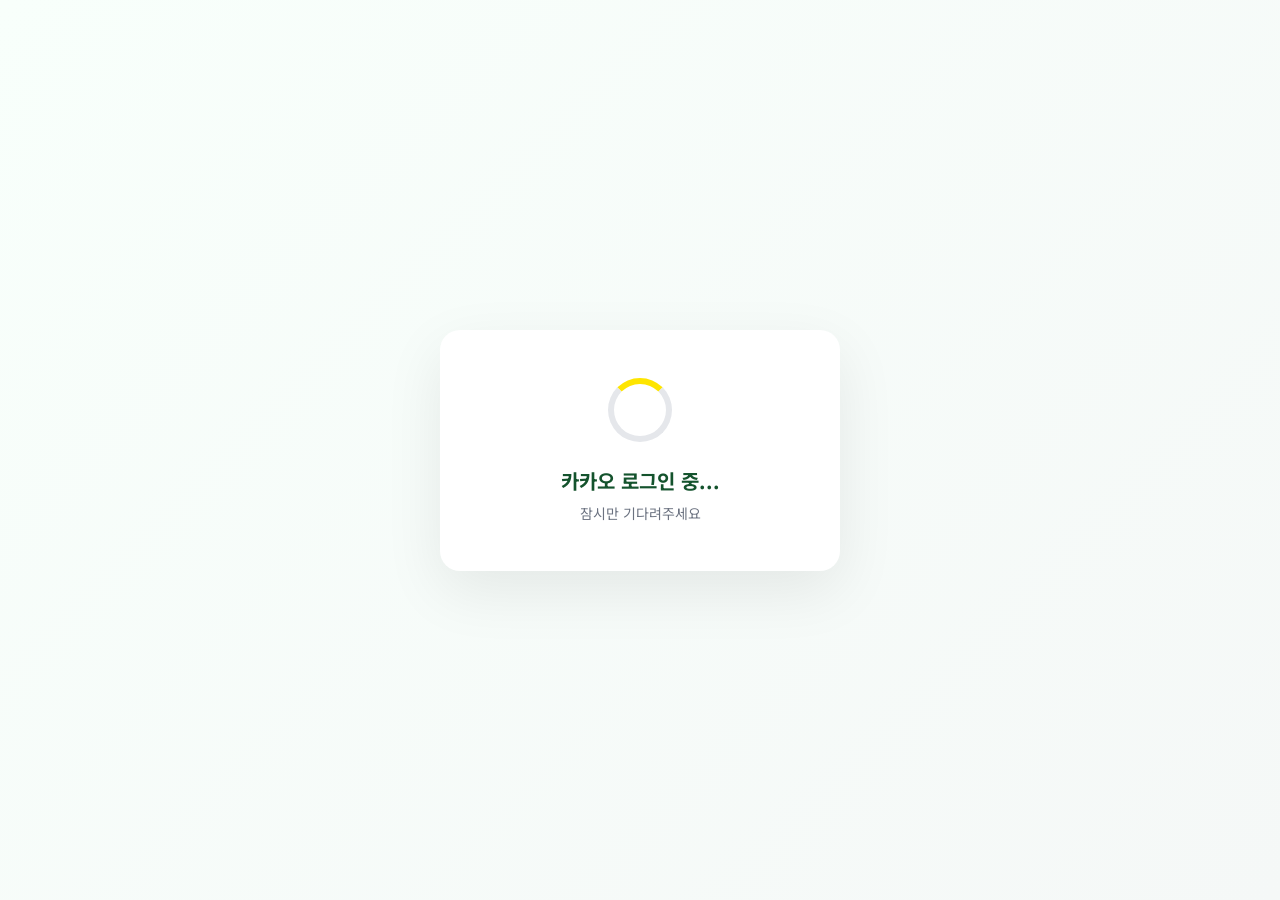
<file: frontend/pages/auth/kakao-callback.html>
<!DOCTYPE html>
<html lang="ko">
<head>
  <meta charset="UTF-8" />
  <meta name="viewport" content="width=device-width, initial-scale=1.0" />
  <title>카카오 로그인 중... | 닥터푸드</title>
  <link href="https://fonts.googleapis.com/css2?family=Noto+Sans+KR:wght@300;400;500;700;800&display=swap" rel="stylesheet" />
  <style>
    * { margin: 0; padding: 0; box-sizing: border-box; }
    body {
      font-family: 'Noto Sans KR', sans-serif;
      background: linear-gradient(135deg, #f8fffb 0%, #f5f8f7 100%);
      min-height: 100vh;
      display: flex;
      align-items: center;
      justify-content: center;
      padding: 24px;
    }
    
    .callback-container {
      text-align: center;
      background: white;
      padding: 48px 40px;
      border-radius: 20px;
      box-shadow: 0 20px 60px rgba(0, 0, 0, 0.08);
      max-width: 400px;
      width: 100%;
    }
    
    .spinner {
      width: 64px;
      height: 64px;
      border: 6px solid #e5e7eb;
      border-top-color: #FEE500;
      border-radius: 50%;
      animation: spin 0.8s linear infinite;
      margin: 0 auto 24px;
    }
    
    @keyframes spin {
      to { transform: rotate(360deg); }
    }
    
    .callback-title {
      font-size: 20px;
      font-weight: 700;
      color: #14532d;
      margin-bottom: 8px;
    }
    
    .callback-message {
      font-size: 14px;
      color: #6b7280;
    }
    
    .error-container {
      display: none;
    }
    
    .error-container.show {
      display: block;
    }
    
    .error-icon {
      font-size: 48px;
      color: #ef4444;
      margin-bottom: 16px;
    }
    
    .error-title {
      font-size: 20px;
      font-weight: 700;
      color: #dc2626;
      margin-bottom: 8px;
    }
    
    .error-message {
      font-size: 14px;
      color: #6b7280;
      margin-bottom: 24px;
    }
    
    .btn-back {
      display: inline-block;
      padding: 12px 24px;
      background: linear-gradient(135deg, #166534, #22c55e);
      color: white;
      border-radius: 12px;
      font-weight: 700;
      text-decoration: none;
      transition: all 0.2s ease;
    }
    
    .btn-back:hover {
      transform: translateY(-2px);
      box-shadow: 0 10px 24px rgba(22, 101, 52, 0.2);
    }
  </style>
</head>
<body>
  <div class="callback-container">
    <!-- 로딩 상태 -->
    <div id="loading-state">
      <div class="spinner"></div>
      <h1 class="callback-title">카카오 로그인 중...</h1>
      <p class="callback-message">잠시만 기다려주세요</p>
    </div>
    
    <!-- 에러 상태 -->
    <div id="error-state" class="error-container">
      <div class="error-icon">✕</div>
      <h1 class="error-title">로그인 실패</h1>
      <p class="error-message" id="error-text">로그인 처리 중 오류가 발생했습니다</p>
      <a href="/pages/login.html" class="btn-back">로그인 페이지로 돌아가기</a>
    </div>
  </div>
  
  <script type="module">
    import { handleKakaoLogin, showError } from '../../shared/js/auth.js';
    
    // URL에서 인가 코드 추출
    const urlParams = new URLSearchParams(window.location.search);
    const code = urlParams.get('code');
    const error = urlParams.get('error');
    
    // 에러 처리
    if (error) {
      showErrorState('카카오 로그인이 취소되었습니다');
      return;
    }
    
    // 인가 코드 없음
    if (!code) {
      showErrorState('인가 코드가 없습니다');
      return;
    }
    
    // 카카오 로그인 처리
    (async () => {
      try {
        const redirectUri = `${window.location.origin}/pages/auth/kakao-callback.html`;
        await handleKakaoLogin(code, redirectUri);
        // handleKakaoLogin에서 자동으로 대시보드로 리다이렉트됨
      } catch (err) {
        console.error('카카오 로그인 실패:', err);
        showErrorState(err.message || '카카오 로그인에 실패했습니다');
      }
    })();
    
    // 에러 상태 표시
    function showErrorState(message) {
      document.getElementById('loading-state').style.display = 'none';
      document.getElementById('error-state').classList.add('show');
      document.getElementById('error-text').textContent = message;
    }
  </script>
</body>
</html>
</file>
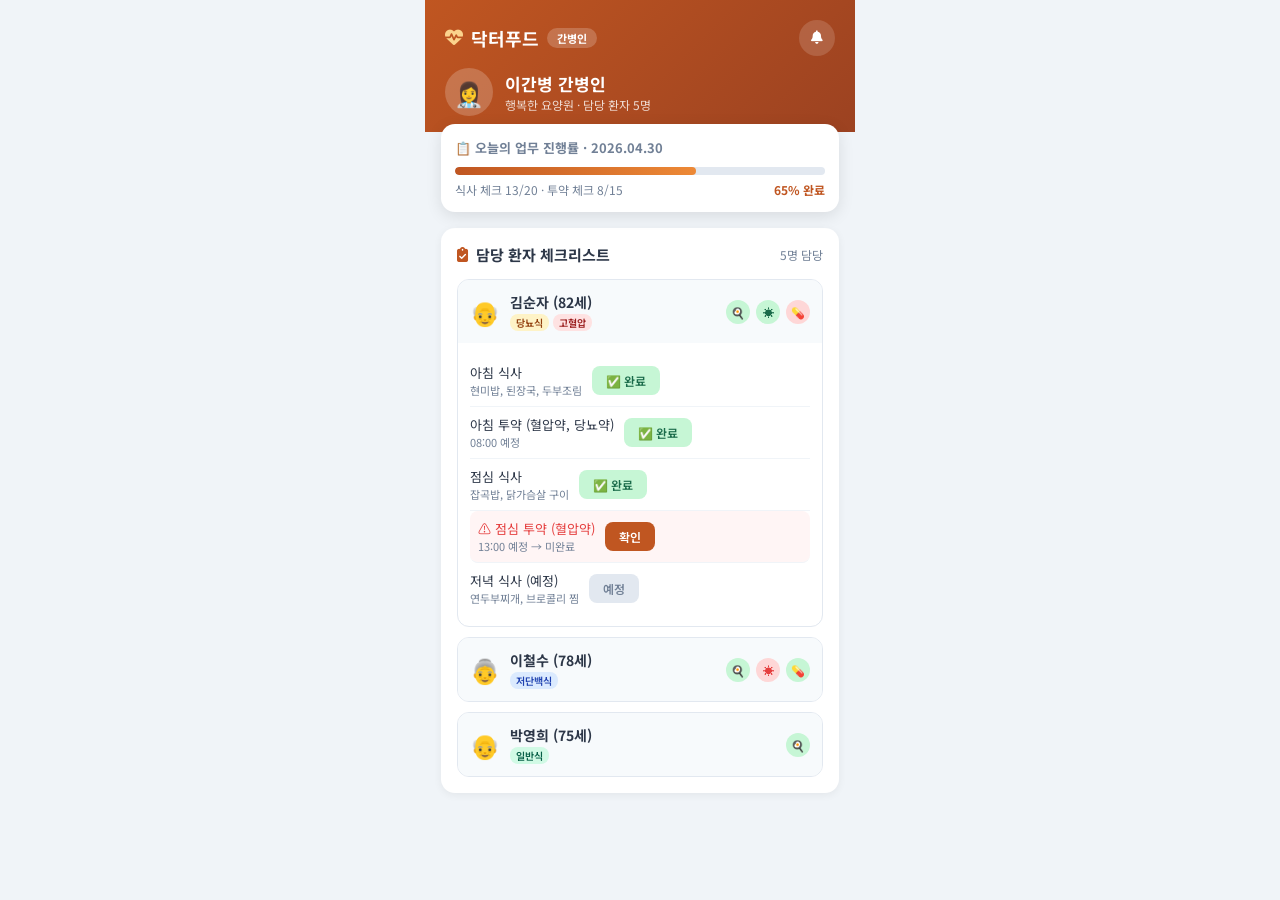
<file: frontend/pages/caregiver/caregiver.html>
<!DOCTYPE html>
<html lang="ko">
<head>
  <meta charset="UTF-8" />
  <meta name="viewport" content="width=device-width, initial-scale=1.0, maximum-scale=1.0" />
  <title>닥터푸드 - 간병인 앱</title>
  <link href="https://fonts.googleapis.com/css2?family=Noto+Sans+KR:wght@300;400;500;700&display=swap" rel="stylesheet" />
  <link rel="stylesheet" href="https://cdnjs.cloudflare.com/ajax/libs/font-awesome/6.4.0/css/all.min.css" />
  <style>
    * { margin: 0; padding: 0; box-sizing: border-box; }
    body {
      font-family: 'Noto Sans KR', sans-serif;
      background: #f0f4f8;
      color: #2d3748;
      max-width: 430px;
      margin: 0 auto;
      min-height: 100vh;
    }

    .app-header {
      background: linear-gradient(135deg, #c05621, #9c4221);
      color: white;
      padding: 20px 20px 16px;
    }

    .header-top {
      display: flex;
      justify-content: space-between;
      align-items: center;
      margin-bottom: 12px;
    }

    .app-logo {
      display: flex;
      align-items: center;
      gap: 8px;
      font-size: 18px;
      font-weight: 700;
    }

    .app-logo i { color: #fbd38d; }
    .role-badge {
      background: rgba(255,255,255,0.2);
      padding: 2px 10px;
      border-radius: 12px;
      font-size: 11px;
    }

    .header-icon-btn {
      background: rgba(255,255,255,0.15);
      border: none;
      color: white;
      width: 36px; height: 36px;
      border-radius: 50%;
      display: flex;
      align-items: center;
      justify-content: center;
      cursor: pointer;
    }

    .caregiver-info {
      display: flex;
      align-items: center;
      gap: 12px;
    }

    .caregiver-avatar {
      width: 48px; height: 48px;
      background: rgba(255,255,255,0.2);
      border-radius: 50%;
      display: flex;
      align-items: center;
      justify-content: center;
      font-size: 24px;
    }

    .caregiver-detail h2 { font-size: 17px; font-weight: 700; }
    .caregiver-detail p { font-size: 12px; color: rgba(255,255,255,0.8); }

    /* 오늘 할 일 요약 */
    .todo-summary {
      background: white;
      margin: 0 16px;
      border-radius: 14px;
      padding: 14px;
      box-shadow: 0 4px 16px rgba(0,0,0,0.1);
      margin-top: -8px;
      position: relative;
      z-index: 10;
    }

    .todo-title {
      font-size: 13px;
      font-weight: 700;
      color: #718096;
      margin-bottom: 10px;
    }

    .todo-progress-bar {
      height: 8px;
      background: #e2e8f0;
      border-radius: 4px;
      overflow: hidden;
      margin-bottom: 6px;
    }

    .todo-progress-fill {
      height: 100%;
      background: linear-gradient(90deg, #c05621, #ed8936);
      border-radius: 4px;
      width: 65%;
    }

    .todo-progress-text {
      font-size: 12px;
      color: #718096;
      display: flex;
      justify-content: space-between;
    }

    .todo-progress-text span:last-child { color: #c05621; font-weight: 700; }

    /* 메인 */
    .main-content { padding: 16px 16px 90px; }

    .section-card {
      background: white;
      border-radius: 14px;
      padding: 16px;
      margin-bottom: 14px;
      box-shadow: 0 2px 8px rgba(0,0,0,0.06);
    }

    .section-header {
      display: flex;
      justify-content: space-between;
      align-items: center;
      margin-bottom: 14px;
    }

    .section-title {
      font-size: 15px;
      font-weight: 700;
      display: flex;
      align-items: center;
      gap: 8px;
    }

    .section-title i { color: #c05621; }

    /* 환자 체크리스트 */
    .patient-checklist { display: flex; flex-direction: column; gap: 10px; }

    .patient-check-item {
      border: 1px solid #e2e8f0;
      border-radius: 12px;
      overflow: hidden;
    }

    .patient-check-header {
      display: flex;
      align-items: center;
      gap: 10px;
      padding: 12px;
      background: #f7fafc;
      cursor: pointer;
    }

    .patient-check-avatar { font-size: 24px; }

    .patient-check-info { flex: 1; }
    .patient-check-name { font-size: 14px; font-weight: 700; }
    .patient-check-tags { display: flex; gap: 4px; margin-top: 2px; }

    .mini-tag {
      padding: 1px 6px;
      border-radius: 8px;
      font-size: 10px;
      font-weight: 600;
    }

    .mini-tag.diabetes { background: #fef3c7; color: #92400e; }
    .mini-tag.kidney { background: #dbeafe; color: #1e40af; }
    .mini-tag.hypertension { background: #fee2e2; color: #991b1b; }
    .mini-tag.normal { background: #d1fae5; color: #065f46; }

    .patient-check-status { display: flex; gap: 6px; }

    .check-dot {
      width: 24px; height: 24px;
      border-radius: 50%;
      display: flex;
      align-items: center;
      justify-content: center;
      font-size: 11px;
    }

    .check-dot.done { background: #c6f6d5; color: #1a6b4a; }
    .check-dot.miss { background: #fed7d7; color: #e53e3e; }
    .check-dot.pending { background: #e2e8f0; color: #718096; }

    .patient-check-body { padding: 12px; }

    .check-row {
      display: flex;
      align-items: center;
      gap: 10px;
      padding: 8px 0;
      border-bottom: 1px solid #f0f4f8;
    }

    .check-row:last-child { border-bottom: none; }

    .check-label { flex: 1; font-size: 13px; }
    .check-sublabel { font-size: 11px; color: #718096; }

    .check-btn {
      padding: 6px 14px;
      border-radius: 8px;
      border: none;
      cursor: pointer;
      font-size: 12px;
      font-family: 'Noto Sans KR', sans-serif;
      font-weight: 600;
      transition: all 0.2s;
    }

    .check-btn.done { background: #c6f6d5; color: #1a6b4a; }
    .check-btn.todo { background: #c05621; color: white; }
    .check-btn.todo:hover { background: #9c4221; }
    .check-btn.skip { background: #fed7d7; color: #e53e3e; }

    /* 응급 정보 */
    .emergency-card {
      background: linear-gradient(135deg, #fff5f5, #fed7d7);
      border-radius: 12px;
      padding: 14px;
      border-left: 4px solid #e53e3e;
    }

    .emergency-title {
      font-size: 13px;
      font-weight: 700;
      color: #e53e3e;
      margin-bottom: 10px;
      display: flex;
      align-items: center;
      gap: 6px;
    }

    .emergency-items { display: flex; flex-direction: column; gap: 8px; }

    .emergency-item {
      display: flex;
      align-items: flex-start;
      gap: 8px;
      font-size: 13px;
    }

    .emergency-item i { color: #e53e3e; width: 16px; margin-top: 2px; }

    .emergency-call-btn {
      width: 100%;
      background: #e53e3e;
      color: white;
      border: none;
      padding: 12px;
      border-radius: 10px;
      font-size: 14px;
      font-weight: 700;
      font-family: 'Noto Sans KR', sans-serif;
      cursor: pointer;
      margin-top: 12px;
      display: flex;
      align-items: center;
      justify-content: center;
      gap: 8px;
    }

    /* 사진 업로드 */
    .upload-grid {
      display: grid;
      grid-template-columns: repeat(3, 1fr);
      gap: 8px;
    }

    .upload-item {
      aspect-ratio: 1;
      border-radius: 10px;
      background: #f7fafc;
      border: 2px dashed #e2e8f0;
      display: flex;
      flex-direction: column;
      align-items: center;
      justify-content: center;
      cursor: pointer;
      transition: all 0.2s;
    }

    .upload-item:hover { border-color: #c05621; background: #fff5eb; }
    .upload-item i { font-size: 22px; color: #a0aec0; margin-bottom: 4px; }
    .upload-item span { font-size: 10px; color: #718096; text-align: center; }

    .upload-item.uploaded {
      background: #f0fff4;
      border-color: #1a6b4a;
      border-style: solid;
    }

    .upload-item.uploaded i { color: #1a6b4a; }

    /* 채팅 */
    .chat-list { display: flex; flex-direction: column; gap: 8px; }

    .chat-preview-item {
      display: flex;
      align-items: center;
      gap: 10px;
      padding: 10px;
      border-radius: 10px;
      background: #f7fafc;
      cursor: pointer;
    }

    .chat-preview-avatar { font-size: 28px; }
    .chat-preview-info { flex: 1; }
    .chat-preview-name { font-size: 13px; font-weight: 700; }
    .chat-preview-msg { font-size: 11px; color: #718096; }
    .chat-preview-time { font-size: 10px; color: #a0aec0; }

    .unread-badge {
      background: #e53e3e;
      color: white;
      width: 20px; height: 20px;
      border-radius: 50%;
      display: flex;
      align-items: center;
      justify-content: center;
      font-size: 10px;
      font-weight: 700;
    }

    /* 하단 탭바 */
    .bottom-tab {
      position: fixed;
      bottom: 0;
      left: 50%;
      transform: translateX(-50%);
      width: 100%;
      max-width: 430px;
      background: white;
      border-top: 1px solid #e2e8f0;
      display: flex;
      z-index: 100;
      box-shadow: 0 -4px 20px rgba(0,0,0,0.08);
    }

    .tab-item {
      flex: 1;
      display: flex;
      flex-direction: column;
      align-items: center;
      padding: 10px 4px;
      cursor: pointer;
      font-size: 10px;
      color: #a0aec0;
      gap: 4px;
      border-top: 3px solid transparent;
    }

    .tab-item i { font-size: 20px; }
    .tab-item.active { color: #c05621; border-top-color: #c05621; }

    /* 토스트 */
    .toast {
      position: fixed;
      bottom: 80px;
      left: 50%;
      transform: translateX(-50%);
      background: #2d3748;
      color: white;
      padding: 10px 20px;
      border-radius: 20px;
      font-size: 13px;
      z-index: 2000;
      white-space: nowrap;
      box-shadow: 0 4px 20px rgba(0,0,0,0.2);
    }

    .toast.hidden { display: none; }
    .toast.success { background: #1a6b4a; }
    .toast.warn { background: #c05621; }

    .link-nav {
      text-align: center;
      padding: 12px;
      font-size: 12px;
      color: #718096;
    }

    .link-nav a { color: #c05621; text-decoration: none; font-weight: 600; }
  </style>
</head>
<body>

  <!-- 헤더 -->
  <div class="app-header">
    <div class="header-top">
      <div class="app-logo">
        <i class="fas fa-heartbeat"></i>
        닥터푸드
        <span class="role-badge">간병인</span>
      </div>
      <button class="header-icon-btn" onclick="showToast('알림 확인')">
        <i class="fas fa-bell"></i>
      </button>
    </div>
    <div class="caregiver-info">
      <div class="caregiver-avatar">👩‍⚕️</div>
      <div class="caregiver-detail">
        <h2>이간병 간병인</h2>
        <p>행복한 요양원 · 담당 환자 5명</p>
      </div>
    </div>
  </div>

  <!-- 오늘 할 일 진행률 -->
  <div class="todo-summary">
    <div class="todo-title">📋 오늘의 업무 진행률 · 2026.04.30</div>
    <div class="todo-progress-bar">
      <div class="todo-progress-fill"></div>
    </div>
    <div class="todo-progress-text">
      <span>식사 체크 13/20 · 투약 체크 8/15</span>
      <span>65% 완료</span>
    </div>
  </div>

  <!-- 메인 -->
  <div class="main-content">

    <!-- 환자별 체크리스트 -->
    <div class="section-card">
      <div class="section-header">
        <div class="section-title"><i class="fas fa-clipboard-check"></i> 담당 환자 체크리스트</div>
        <span style="font-size:12px;color:#718096">5명 담당</span>
      </div>

      <div class="patient-checklist">

        <!-- 환자 1: 김순자 -->
        <div class="patient-check-item">
          <div class="patient-check-header" onclick="togglePatient('p1')">
            <div class="patient-check-avatar">👴</div>
            <div class="patient-check-info">
              <div class="patient-check-name">김순자 (82세)</div>
              <div class="patient-check-tags">
                <span class="mini-tag diabetes">당뇨식</span>
                <span class="mini-tag hypertension">고혈압</span>
              </div>
            </div>
            <div class="patient-check-status">
              <div class="check-dot done" title="아침식사">🍳</div>
              <div class="check-dot done" title="점심식사">☀️</div>
              <div class="check-dot miss" title="점심투약">💊</div>
            </div>
          </div>
          <div class="patient-check-body" id="p1">
            <div class="check-row">
              <div>
                <div class="check-label">아침 식사</div>
                <div class="check-sublabel">현미밥, 된장국, 두부조림</div>
              </div>
              <button class="check-btn done">✅ 완료</button>
            </div>
            <div class="check-row">
              <div>
                <div class="check-label">아침 투약 (혈압약, 당뇨약)</div>
                <div class="check-sublabel">08:00 예정</div>
              </div>
              <button class="check-btn done">✅ 완료</button>
            </div>
            <div class="check-row">
              <div>
                <div class="check-label">점심 식사</div>
                <div class="check-sublabel">잡곡밥, 닭가슴살 구이</div>
              </div>
              <button class="check-btn done">✅ 완료</button>
            </div>
            <div class="check-row" style="background:#fff5f5;border-radius:8px;padding:8px;">
              <div>
                <div class="check-label" style="color:#e53e3e">⚠️ 점심 투약 (혈압약)</div>
                <div class="check-sublabel">13:00 예정 → 미완료</div>
              </div>
              <button class="check-btn todo" onclick="markDone(this, '김순자 점심 투약')">확인</button>
            </div>
            <div class="check-row">
              <div>
                <div class="check-label">저녁 식사 (예정)</div>
                <div class="check-sublabel">연두부찌개, 브로콜리 찜</div>
              </div>
              <button class="check-btn pending" style="background:#e2e8f0;color:#718096">예정</button>
            </div>
          </div>
        </div>

        <!-- 환자 2: 이철수 -->
        <div class="patient-check-item">
          <div class="patient-check-header" onclick="togglePatient('p2')">
            <div class="patient-check-avatar">👵</div>
            <div class="patient-check-info">
              <div class="patient-check-name">이철수 (78세)</div>
              <div class="patient-check-tags">
                <span class="mini-tag kidney">저단백식</span>
              </div>
            </div>
            <div class="patient-check-status">
              <div class="check-dot done">🍳</div>
              <div class="check-dot miss">☀️</div>
              <div class="check-dot done">💊</div>
            </div>
          </div>
          <div class="patient-check-body" id="p2" style="display:none">
            <div class="check-row">
              <div>
                <div class="check-label">아침 식사</div>
                <div class="check-sublabel">백미밥, 채소국 (저칼륨)</div>
              </div>
              <button class="check-btn done">✅ 완료</button>
            </div>
            <div class="check-row" style="background:#fff5f5;border-radius:8px;padding:8px;">
              <div>
                <div class="check-label" style="color:#e53e3e">⚠️ 점심 식사 거부</div>
                <div class="check-sublabel">식욕 없다고 하심</div>
              </div>
              <button class="check-btn skip">거부 기록됨</button>
            </div>
            <div class="check-row">
              <div>
                <div class="check-label">투약 (투석보조제, 철분제)</div>
                <div class="check-sublabel">08:10 완료</div>
              </div>
              <button class="check-btn done">✅ 완료</button>
            </div>
          </div>
        </div>

        <!-- 환자 3: 박영희 -->
        <div class="patient-check-item">
          <div class="patient-check-header" onclick="togglePatient('p3')">
            <div class="patient-check-avatar">👴</div>
            <div class="patient-check-info">
              <div class="patient-check-name">박영희 (75세)</div>
              <div class="patient-check-tags">
                <span class="mini-tag normal">일반식</span>
              </div>
            </div>
            <div class="patient-check-status">
              <div class="check-dot done">🍳</div>
</file>
<file: styles.css>
/* ===== 기본 설정 ===== */
* { margin: 0; padding: 0; box-sizing: border-box; }

body {
  font-family: 'Noto Sans KR', sans-serif;
  background: #f0f4f8;
  color: #2d3748;
  display: flex;
  min-height: 100vh;
}

/* ===== 사이드바 ===== */
.sidebar {
  width: 240px;
  background: linear-gradient(180deg, #1a6b4a 0%, #0d4a32 100%);
  color: white;
  display: flex;
  flex-direction: column;
  position: fixed;
  height: 100vh;
  z-index: 100;
  box-shadow: 4px 0 20px rgba(0,0,0,0.15);
}

.sidebar-header {
  padding: 24px 20px;
  border-bottom: 1px solid rgba(255,255,255,0.1);
}

.logo {
  display: flex;
  align-items: center;
  gap: 10px;
  font-size: 22px;
  font-weight: 700;
  margin-bottom: 4px;
}

.logo i { color: #7ed56f; font-size: 24px; }
.logo-sub { font-size: 11px; color: rgba(255,255,255,0.6); }

.nav-menu {
  list-style: none;
  padding: 16px 0;
  flex: 1;
}

.nav-item {
  display: flex;
  align-items: center;
  gap: 12px;
  padding: 13px 20px;
  cursor: pointer;
  transition: all 0.2s;
  font-size: 14px;
  border-left: 3px solid transparent;
}

.nav-item:hover {
  background: rgba(255,255,255,0.1);
  border-left-color: rgba(255,255,255,0.4);
}

.nav-item.active {
  background: rgba(126, 213, 111, 0.2);
  border-left-color: #7ed56f;
  color: #7ed56f;
  font-weight: 600;
}

.nav-item i { width: 18px; font-size: 15px; }

.sidebar-footer {
  padding: 16px 20px;
  border-top: 1px solid rgba(255,255,255,0.1);
}

.facility-info {
  display: flex;
  align-items: center;
  gap: 10px;
  font-size: 13px;
}

.facility-info i { font-size: 20px; color: #7ed56f; }
.facility-name { font-weight: 600; }
.facility-count { color: rgba(255,255,255,0.6); font-size: 11px; }

/* ===== 메인 콘텐츠 ===== */
.main-content {
  margin-left: 240px;
  flex: 1;
  display: flex;
  flex-direction: column;
  min-height: 100vh;
}

/* ===== 상단 헤더 ===== */
.top-header {
  background: white;
  padding: 16px 28px;
  display: flex;
  justify-content: space-between;
  align-items: center;
  box-shadow: 0 2px 8px rgba(0,0,0,0.06);
  position: sticky;
  top: 0;
  z-index: 50;
}

.top-header h1 { font-size: 20px; font-weight: 700; color: #1a6b4a; }
#page-date { font-size: 12px; color: #718096; margin-top: 2px; }

.header-right { display: flex; align-items: center; gap: 16px; }

.search-box {
  display: flex;
  align-items: center;
  gap: 8px;
  background: #f7fafc;
  border: 1px solid #e2e8f0;
  border-radius: 8px;
  padding: 8px 14px;
}

.search-box i { color: #a0aec0; }
.search-box input { border: none; background: none; outline: none; font-size: 13px; width: 160px; }

.header-icons { display: flex; align-items: center; gap: 12px; }

.icon-btn {
  position: relative;
  background: none;
  border: none;
  cursor: pointer;
  font-size: 18px;
  color: #718096;
  padding: 6px;
}

.icon-btn .badge {
  position: absolute;
  top: 0; right: 0;
  background: #e53e3e;
  color: white;
  font-size: 9px;
  width: 16px; height: 16px;
  border-radius: 50%;
  display: flex;
  align-items: center;
  justify-content: center;
}

.user-avatar {
  width: 36px; height: 36px;
  background: linear-gradient(135deg, #1a6b4a, #7ed56f);
  border-radius: 50%;
  display: flex;
  align-items: center;
  justify-content: center;
  color: white;
  font-size: 16px;
}

/* ===== 페이지 ===== */
.page { display: none; padding: 24px 28px; }
.page.active { display: block; }

/* ===== 카드 ===== */
.card {
  background: white;
  border-radius: 12px;
  padding: 20px;
  box-shadow: 0 2px 8px rgba(0,0,0,0.06);
  margin-bottom: 20px;
}

.card-header {
  display: flex;
  justify-content: space-between;
  align-items: center;
  margin-bottom: 16px;
}

.card-header h2 {
  font-size: 16px;
  font-weight: 700;
  color: #2d3748;
  display: flex;
  align-items: center;
  gap: 8px;
}

.card-header h2 i { color: #1a6b4a; }

/* ===== 통계 카드 ===== */
.stats-grid {
  display: grid;
  grid-template-columns: repeat(4, 1fr);
  gap: 16px;
  margin-bottom: 20px;
}

.stat-card {
  background: white;
  border-radius: 12px;
  padding: 20px;
  box-shadow: 0 2px 8px rgba(0,0,0,0.06);
  display: flex;
  flex-direction: column;
  gap: 8px;
  border-top: 4px solid;
}

.stat-card.green { border-top-color: #1a6b4a; }
.stat-card.blue { border-top-color: #3182ce; }
.stat-card.orange { border-top-color: #dd6b20; }
.stat-card.purple { border-top-color: #805ad5; }

.stat-icon { font-size: 24px; }
.stat-card.green .stat-icon { color: #1a6b4a; }
.stat-card.blue .stat-icon { color: #3182ce; }
.stat-card.orange .stat-icon { color: #dd6b20; }
.stat-card.purple .stat-icon { color: #805ad5; }

.stat-info h3 { font-size: 28px; font-weight: 700; }
.stat-info p { font-size: 13px; color: #718096; }

.stat-trend { font-size: 12px; color: #718096; }
.stat-trend.up { color: #1a6b4a; }
.stat-trend.warn { color: #dd6b20; }

/* ===== 대시보드 그리드 ===== */
.dashboard-grid {
  display: grid;
  grid-template-columns: 1fr 1fr;
  gap: 20px;
  margin-bottom: 20px;
}

/* ===== 식사 타임라인 ===== */
.meal-timeline { display: flex; flex-direction: column; gap: 12px; }

.meal-slot {
  display: flex;
  align-items: center;
  gap: 12px;
  padding: 12px;
  border-radius: 8px;
  border-left: 4px solid;
}

.meal-slot.completed { background: #f0fff4; border-left-color: #1a6b4a; }
.meal-slot.in-progress { background: #fffbeb; border-left-color: #d69e2e; }
.meal-slot.upcoming { background: #f7fafc; border-left-color: #a0aec0; }

.meal-time {
  display: flex;
  flex-direction: column;
  align-items: center;
  gap: 4px;
  min-width: 70px;
  font-size: 12px;
  color: #718096;
}

.meal-time i { font-size: 18px; }
.meal-slot.completed .meal-time i { color: #1a6b4a; }
.meal-slot.in-progress .meal-time i { color: #d69e2e; }

.meal-detail { flex: 1; }
.meal-name { font-size: 13px; font-weight: 500; margin-bottom: 4px; }
.meal-stats { display: flex; gap: 8px; font-size: 11px; }
.completed-count { color: #1a6b4a; }
.skip-count { color: #e53e3e; }
.ai-badge { color: #805ad5; display: flex; align-items: center; gap: 4px; }

.meal-badge {
  padding: 4px 10px;
  border-radius: 20px;
  font-size: 11px;
  font-weight: 600;
  white-space: nowrap;
}

.meal-badge.done { background: #c6f6d5; color: #1a6b4a; }
.meal-badge.progress { background: #fefcbf; color: #d69e2e; }
.meal-badge.upcoming { background: #e2e8f0; color: #718096; }

/* ===== 알림 리스트 ===== */
.alert-list { display: flex; flex-direction: column; gap: 10px; }

.alert-item {
  display: flex;
  align-items: center;
  gap: 12px;
  padding: 10px 12px;
  border-radius: 8px;
  border-left: 3px solid;
}

.alert-item.danger { background: #fff5f5; border-left-color: #e53e3e; }
.alert-item.warning { background: #fffbeb; border-left-color: #d69e2e; }
.alert-item.info { background: #ebf8ff; border-left-color: #3182ce; }
.alert-item.success { background: #f0fff4; border-left-color: #1a6b4a; }

.alert-icon { font-size: 18px; width: 24px; text-align: center; }
.alert-item.danger .alert-icon { color: #e53e3e; }
.alert-item.warning .alert-icon { color: #d69e2e; }
.alert-item.info .alert-icon { color: #3182ce; }
.alert-item.success .alert-icon { color: #1a6b4a; }

.alert-content { flex: 1; }
.alert-title { font-size: 13px; font-weight: 600; }
.alert-time { font-size: 11px; color: #718096; }

.alert-btn {
  padding: 5px 12px;
  border: 1px solid #e2e8f0;
  border-radius: 6px;
  background: white;
  cursor: pointer;
  font-size: 12px;
  font-family: 'Noto Sans KR', sans-serif;
  transition: all 0.2s;
}

.alert-btn:hover { background: #f7fafc; }

/* ===== 환자 요약 카드 ===== */
.patient-summary-grid {
  display: grid;
  grid-template-columns: repeat(4, 1fr);
  gap: 12px;
}

.patient-mini-card {
  display: flex;
  align-items: center;
  gap: 10px;
  padding: 12px;
  border-radius: 8px;
  border: 1px solid #e2e8f0;
  cursor: pointer;
  transition: all 0.2s;
}

.patient-mini-card:hover { box-shadow: 0 4px 12px rgba(0,0,0,0.1); transform: translateY(-2px); }

.patient-avatar {
  width: 40px; height: 40px;
  border-radius: 50%;
  display: flex;
  align-items: center;
  justify-content: center;
  font-size: 20px;
}

.patient-mini-info { flex: 1; }
.patient-name { font-size: 13px; font-weight: 600; margin-bottom: 4px; }
.patient-tags { display: flex; gap: 4px; flex-wrap: wrap; margin-bottom: 4px; }
.patient-meal { font-size: 11px; color: #718096; }

/* ===== 태그 ===== */
.tag {
  padding: 2px 8px;
  border-radius: 12px;
  font-size: 10px;
  font-weight: 600;
}

.tag.diabetes { background: #fef3c7; color: #92400e; }
.tag.hypertension { background: #fee2e2; color: #991b1b; }
.tag.kidney { background: #dbeafe; color: #1e40af; }
.tag.soft { background: #f3e8ff; color: #6b21a8; }
.tag.normal { background: #d1fae5; color: #065f46; }

/* ===== 절감 카드 ===== */
.savings-card { background: linear-gradient(135deg, #f0fff4, #e6fffa); }

.savings-grid {
  display: flex;
  align-items: center;
  gap: 32px;
}

.savings-item { text-align: center; }

.savings-circle {
  width: 100px; height: 100px;
  border-radius: 50%;
  background: linear-gradient(135deg, #1a6b4a, #7ed56f);
  display: flex;
  flex-direction: column;
  align-items: center;
  justify-content: center;
  color: white;
  margin: 0 auto 8px;
}

.savings-percent { font-size: 28px; font-weight: 700; }
.savings-label { font-size: 12px; }

.savings-stats { flex: 1; }
.savings-row {
  display: flex;
  justify-content: space-between;
  padding: 8px 0;
  border-bottom: 1px solid rgba(0,0,0,0.05);
  font-size: 14px;
}

.savings-row.highlight { background: #f0fff4; padding: 8px 12px; border-radius: 6px; border: none; }
.original-price { color: #718096; text-decoration: line-through; }
.actual-price { color: #2d3748; font-weight: 600; }
.saved-price { color: #1a6b4a; font-weight: 700; font-size: 16px; }

/* ===== 버튼 ===== */
.btn-primary {
  background: linear-gradient(135deg, #1a6b4a, #2d9b6b);
  color: white;
  border: none;
  padding: 8px 16px;
  border-radius: 8px;
  cursor: pointer;
  font-size: 13px;
  font-family: 'Noto Sans KR', sans-serif;
  display: flex;
  align-items: center;
  gap: 6px;
  transition: all 0.2s;
}

.btn-primary:hover { transform: translateY(-1px); box-shadow: 0 4px 12px rgba(26,107,74,0.3); }

.btn-outline {
  background: white;
  color: #1a6b4a;
  border: 1px solid #1a6b4a;
  padding: 8px 16px;
  border-radius: 8px;
  cursor: pointer;
  font-size: 13px;
  font-family: 'Noto Sans KR', sans-serif;
  display: flex;
  align-items: center;
  gap: 6px;
  transition: all 0.2s;
}

.btn-outline:hover { background: #f0fff4; }

.btn-sm {
  background: #f7fafc;
  border: 1px solid #e2e8f0;
  padding: 5px 12px;
  border-radius: 6px;
  cursor: pointer;
  font-size: 12px;
  font-family: 'Noto Sans KR', sans-serif;
  transition: all 0.2s;
}

.btn-sm:hover { background: #e2e8f0; }

.btn-sm-red {
  background: #fff5f5;
  border: 1px solid #fed7d7;
  color: #e53e3e;
  padding: 5px 12px;
  border-radius: 6px;
  cursor: pointer;
  font-size: 12px;
  font-family: 'Noto Sans KR', sans-serif;
  margin-top: 6px;
  transition: all 0.2s;
}

.btn-sm-red:hover { background: #fed7d7; }

.btn-ai {
  background: linear-gradient(135deg, #805ad5, #6b46c1);
  color: white;
  border: none;
  padding: 12px 24px;
  border-radius: 10px;
  cursor: pointer;
  font-size: 15px;
  font-family: 'Noto Sans KR', sans-serif;
  font-weight: 600;
  display: flex;
  align-items: center;
  gap: 8px;
  transition: all 0.2s;
  white-space: nowrap;
}

.btn-ai:hover { transform: translateY(-2px); box-shadow: 0 6px 20px rgba(128,90,213,0.4); }

/* ===== 환자 테이블 ===== */
.filter-bar {
  display: flex;
  gap: 8px;
  margin-bottom: 16px;
  flex-wrap: wrap;
}

.filter-btn {
  padding: 6px 14px;
  border: 1px solid #e2e8f0;
  border-radius: 20px;
  background: white;
  cursor: pointer;
  font-size: 12px;
  font-family: 'Noto Sans KR', sans-serif;
  transition: all 0.2s;
}

.filter-btn.active, .filter-btn:hover {
  background: #1a6b4a;
  color: white;
  border-color: #1a6b4a;
}

.patient-table-wrapper { overflow-x: auto; }

.patient-table {
  width: 100%;
  border-collapse: collapse;
  font-size: 13px;
}

.patient-table th {
  background: #f7fafc;
  padding: 10px 12px;
  text-align: left;
  font-weight: 600;
  color: #718096;
  border-bottom: 2px solid #e2e8f0;
}

.patient-table td {
  padding: 12px;
  border-bottom: 1px solid #f0f4f8;
  vertical-align: middle;
}

.patient-table tr:hover td { background: #f7fafc; }

.patient-name-cell {
  display: flex;
  align-items: center;
  gap: 8px;
  font-weight: 600;
}

.avatar-sm { font-size: 20px; }

.diet-badge {
  padding: 3px 10px;
  border-radius: 12px;
  font-size: 11px;
  font-weight: 600;
}

.diet-badge.normal-diet { background: #d1fae5; color: #065f46; }
.diet-badge.diabetes-diet { background: #fef3c7; color: #92400e; }
.diet-badge.kidney-diet { background: #dbeafe; color: #1e40af; }
.diet-badge.soft-diet { background: #f3e8ff; color: #6b21a8; }
.diet-badge.low-salt-diet { background: #e0f2fe; color: #0369a1; }

.meal-check { font-size: 12px; }
.meal-check.ok { color: #1a6b4a; }
.meal-check.warn { color: #e53e3e; }

.med-check { font-size: 12px; }
.med-check.ok { color: #1a6b4a; }
.med-check.warn { color: #e53e3e; }

/* ===== AI 식단 페이지 ===== */
.ai-header-card {
  background: linear-gradient(135deg, #1a1a2e, #16213e, #0f3460);
  color: white;
  border-radius: 16px;
  padding: 28px;
  display: flex;
  align-items: center;
  gap: 24px;
  margin-bottom: 20px;
}

.ai-icon-big {
  font-size: 56px;
  color: #805ad5;
  animation: pulse 2s infinite;
}

@keyframes pulse {
  0%, 100% { opacity: 1; }
  50% { opacity: 0.6; }
}

.ai-header-text { flex: 1; }
.ai-header-text h2 { font-size: 22px; font-weight: 700; margin-bottom: 8px; }
.ai-header-text p { color: rgba(255,255,255,0.7); font-size: 14px; margin-bottom: 12px; }

.ai-features {
  display: flex;
  gap: 16px;
  flex-wrap: wrap;
}

.ai-features span {
  font-size: 12px;
  color: #7ed56f;
  display: flex;
  align-items: center;
  gap: 4px;
}

.diet-week-selector {
  display: flex;
  align-items: center;
  justify-content: center;
  gap: 16px;
  margin-bottom: 20px;
  font-size: 16px;
  font-weight: 600;
}

.week-btn {
  background: white;
  border: 1px solid #e2e8f0;
  width: 36px; height: 36px;
  border-radius: 50%;
  cursor: pointer;
  display: flex;
  align-items: center;
  justify-content: center;
  transition: all 0.2s;
}

.week-btn:hover { background: #1a6b4a; color: white; border-color: #1a6b4a; }

.diet-grid {
  display: grid;
  grid-template-columns: 1fr 2fr;
  gap: 20px;
  margin-bottom: 20px;
}

.ingredient-pool-card { }

.ai-generated-badge {
  background: linear-gradient(135deg, #805ad5, #6b46c1);
  color: white;
  padding: 4px 12px;
  border-radius: 20px;
  font-size: 11px;
  display: flex;
  align-items: center;
  gap: 4px;
}

.pool-desc { font-size: 12px; color: #718096; margin-bottom: 12px; }

.ingredient-tags { display: flex; flex-wrap: wrap; gap: 8px; margin-bottom: 16px; }

.ing-tag {
  padding: 6px 12px;
  border-radius: 20px;
  font-size: 12px;
  font-weight: 500;
}

.ing-tag.protein { background: #fef3c7; color: #92400e; }
.ing-tag.veggie { background: #d1fae5; color: #065f46; }
.ing-tag.grain { background: #dbeafe; color: #1e40af; }

.cost-saving-bar { }
.cost-label { display: flex; justify-content: space-between; font-size: 13px; margin-bottom: 6px; }
.cost-percent { color: #1a6b4a; font-weight: 700; }

.progress-bar {
  height: 8px;
  background: #e2e8f0;
  border-radius: 4px;
  overflow: hidden;
}

.progress-fill {
  height: 100%;
  background: linear-gradient(90deg, #1a6b4a, #7ed56f);
  border-radius: 4px;
  transition: width 1s ease;
}

/* ===== 식단 비교 ===== */
.diet-comparison {
  display: grid;
  grid-template-columns: repeat(4, 1fr);
  gap: 12px;
}

.diet-type-card {
  border: 1px solid #e2e8f0;
  border-radius: 10px;
  overflow: hidden;
}

.diet-type-header {
  padding: 10px 12px;
  font-size: 13px;
  font-weight: 600;
  display: flex;
  align-items: center;
  gap: 6px;
}

.diet-type-header.normal { background: #d1fae5; color: #065f46; }
.diet-type-header.diabetes { background: #fef3c7; color: #92400e; }
.diet-type-header.kidney { background: #dbeafe; color: #1e40af; }
.diet-type-header.soft { background: #f3e8ff; color: #6b21a8; }

.diet-items { padding: 12px; }
.diet-items p { font-size: 12px; padding: 3px 0; }

.nutrition-info {
  padding: 8px 12px;
  background: #f7fafc;
  display: flex;
  flex-direction: column;
  gap: 2px;
  font-size: 11px;
  color: #718096;
}

/* ===== 주간 캘린더 ===== */
.week-calendar { overflow-x: auto; }

.cal-header, .cal-row {
  display: grid;
  grid-template-columns: 80px repeat(5, 1fr);
}

.cal-header { background: #f7fafc; border-radius: 8px 8px 0 0; }

.cal-day, .cal-time {
  padding: 10px 8px;
  font-size: 12px;
  font-weight: 600;
  text-align: center;
  color: #718096;
}

.cal-day.today { color: #1a6b4a; background: #f0fff4; }

.cal-row { border-bottom: 1px solid #f0f4f8; }

.cal-cell {
  padding: 10px 8px;
  font-size: 11px;
  text-align: center;
  color: #4a5568;
  border-left: 1px solid #f0f4f8;
}

.cal-cell.today-cell { background: #f0fff4; color: #1a6b4a; font-weight: 500; }
.cal-cell.ai-cell { color: #805ad5; display: flex; align-items: center; justify-content: center; gap: 4px; }

/* ===== 투약 관리 ===== */
.med-summary { display: flex; gap: 12px; }
.med-ok { color: #1a6b4a; font-weight: 600; font-size: 14px; }
.med-warn { color: #e53e3e; font-weight: 600; font-size: 14px; }

.med-timeline { display: flex; flex-direction: column; gap: 20px; }

.med-time-slot { }

.time-label {
  font-size: 14px;
  font-weight: 700;
  color: #2d3748;
  padding: 8px 0;
  border-bottom: 2px solid #e2e8f0;
  margin-bottom: 12px;
  display: flex;
  align-items: center;
  gap: 8px;
}

.time-label.warn-time { color: #e53e3e; border-bottom-color: #fed7d7; }
.time-label.upcoming-time { color: #718096; }

.med-patients {
  display: grid;
  grid-template-columns: repeat(auto-fill, minmax(200px, 1fr));
  gap: 12px;
}

.med-patient-card {
  padding: 12px;
  border-radius: 8px;
  border: 1px solid;
}

.med-patient-card.done { background: #f0fff4; border-color: #c6f6d5; }
.med-patient-card.missed { background: #fff5f5; border-color: #fed7d7; }
.med-patient-card.upcoming { background: #f7fafc; border-color: #e2e8f0; }

.patient-name-med { font-size: 14px; font-weight: 700; display: block; margin-bottom: 6px; }

.med-list { display: flex; gap: 6px; flex-wrap: wrap; margin-bottom: 6px; }

.med-item {
  background: white;
  border: 1px solid #e2e8f0;
  padding: 2px 8px;
  border-radius: 12px;
  font-size: 11px;
}

.med-status { font-size: 12px; font-weight: 600; }
.med-status.done { color: #1a6b4a; }
.med-status.missed { color: #e53e3e; }
.med-status.upcoming { color: #718096; }

/* ===== 보호자 알림 ===== */
.guardian-grid {
  display: grid;
  grid-template-columns: 1fr 1fr;
  gap: 20px;
  margin-bottom: 20px;
}

.badge-count {
  background: #e53e3e;
  color: white;
  width: 24px; height: 24px;
  border-radius: 50%;
  display: flex;
  align-items: center;
  justify-content: center;
  font-size: 12px;
  font-weight: 700;
}

.message-list { display: flex; flex-direction: column; gap: 12px; }

.message-item {
  display: flex;
  gap: 12px;
  padding: 12px;
  border-radius: 8px;
  border: 1px solid #e2e8f0;
}

.message-item.unread { background: #f0fff4; border-color: #c6f6d5; }

.message-avatar { font-size: 28px; }

.message-content { flex: 1; }

.message-header {
  display: flex;
  justify-content: space-between;
  margin-bottom: 6px;
}

.sender { font-size: 13px; font-weight: 700; }
.msg-time { font-size: 11px; color: #718096; }
.message-text { font-size: 13px; color: #4a5568; margin-bottom: 8px; }

.message-reply { display: flex; gap: 8px; }

.reply-input {
  flex: 1;
  border: 1px solid #e2e8f0;
  border-radius: 6px;
  padding: 6px 10px;
  font-size: 12px;
  font-family: 'Noto Sans KR', sans-serif;
  outline: none;
}

.reply-input:focus { border-color: #1a6b4a; }

.btn-send {
  background: #1a6b4a;
  color: white;
  border: none;
  width: 32px; height: 32px;
  border-radius: 6px;
  cursor: pointer;
  display: flex;
  align-items: center;
  justify-content: center;
}

/* ===== 리포트 카드 ===== */
.report-card {
  border: 1px solid #e2e8f0;
  border-radius: 10px;
  overflow: hidden;
}

.report-header {
  background: #1a6b4a;
  color: white;
  padding: 10px 14px;
  display: flex;
  justify-content: space-between;
  font-size: 13px;
  font-weight: 600;
}

.report-patient { padding: 10px 14px; font-size: 14px; background: #f0fff4; }

.report-items { padding: 10px 14px; display: flex; flex-direction: column; gap: 8px; }

.report-item {
  display: flex;
  align-items: center;
  gap: 8px;
  font-size: 13px;
}

.report-item i { color: #1a6b4a; width: 16px; }
.report-item.warn-item i { color: #e53e3e; }

.report-footer {
  padding: 8px 14px;
  background: #f7fafc;
  font-size: 11px;
  color: #718096;
}

/* ===== 사진 그리드 ===== */
.photo-grid {
  display: grid;
  grid-template-columns: repeat(4, 1fr);
  gap: 12px;
}

.photo-item { }

.photo-placeholder {
  background: #f7fafc;
  border: 2px dashed #e2e8f0;
  border-radius: 10px;
  padding: 24px;
  text-align: center;
  cursor: pointer;
  transition: all 0.2s;
}

.photo-placeholder:hover { border-color: #1a6b4a; background: #f0fff4; }
.photo-placeholder i { font-size: 28px; color: #a0aec0; margin-bottom: 8px; display: block; }
.photo-placeholder p { font-size: 12px; color: #718096; margin-bottom: 4px; }
.photo-placeholder span { font-size: 11px; color: #a0aec0; }

/* ===== 식자재 관리 ===== */
.ingredient-stats {
  display: grid;
  grid-template-columns: repeat(4, 1fr);
  gap: 12px;
  margin-bottom: 20px;
}

.ing-stat-card {
  text-align: center;
  padding: 16px;
  background: #f7fafc;
  border-radius: 10px;
  border: 1px solid #e2e8f0;
}

.ing-stat-card i { font-size: 24px; color: #1a6b4a; margin-bottom: 8px; display: block; }
.ing-stat-card h3 { font-size: 20px; font-weight: 700; color: #2d3748; }
.ing-stat-card p { font-size: 12px; color: #718096; }

.ingredient-list h3 { font-size: 15px; font-weight: 700; margin-bottom: 12px; color: #2d3748; }

.ingredient-table {
  width: 100%;
  border-collapse: collapse;
  font-size: 13px;
}

.ingredient-table th {
  background: #f7fafc;
  padding: 10px 12px;
  text-align: left;
  font-weight: 600;
  color: #718096;
  border-bottom: 2px solid #e2e8f0;
}

.ingredient-table td {
  padding: 12px;
  border-bottom: 1px solid #f0f4f8;
}

.ingredient-table tr:hover td { background: #f7fafc; }

.qr-btn {
  background: #f7fafc;
  border: 1px solid #e2e8f0;
  padding: 4px 10px;
  border-radius: 6px;
  cursor: pointer;
  font-size: 12px;
  display: flex;
  align-items: center;
  gap: 4px;
  transition: all 0.2s;
}

.qr-btn:hover { background: #1a6b4a; color: white; border-color: #1a6b4a; }

.cert-badge {
  padding: 3px 10px;
  border-radius: 12px;
  font-size: 11px;
  font-weight: 600;
  background: #d1fae5;
  color: #065f46;
}

.cert-badge.organic { background: #fef3c7; color: #92400e; }

/* ===== 모달 ===== */
.modal {
  position: fixed;
  inset: 0;
  background: rgba(0,0,0,0.5);
  display: flex;
  align-items: center;
  justify-content: center;
  z-index: 1000;
}

.modal.hidden { display: none; }

.modal-content {
  background: white;
  border-radius: 16px;
  padding: 40px;
  max-width: 400px;
  width: 90%;
  text-align: center;
}

.ai-loading { }

.ai-spinner {
  font-size: 56px;
  color: #805ad5;
  margin-bottom: 16px;
  animation: spin 2s linear infinite;
}

@keyframes spin {
  from { transform: rotate(0deg); }
  to { transform: rotate(360deg); }
}

.ai-loading h3 { font-size: 20px; font-weight: 700; margin-bottom: 8px; }
.ai-loading p { color: #718096; font-size: 14px; margin-bottom: 20px; }

.loading-steps { text-align: left; display: flex; flex-direction: column; gap: 8px; }

.step {
  padding: 8px 12px;
  border-radius: 6px;
  font-size: 13px;
  background: #f7fafc;
  color: #a0aec0;
}

.step.active { background: #f0fff4; color: #1a6b4a; font-weight: 600; }
.step.done { background: #f0fff4; color: #1a6b4a; }

/* ===== 토스트 ===== */
.toast {
  position: fixed;
  bottom: 24px;
  right: 24px;
  background: #2d3748;
  color: white;
  padding: 12px 20px;
  border-radius: 8px;
  font-size: 14px;
  z-index: 2000;
  box-shadow: 0 4px 20px rgba(0,0,0,0.2);
  transition: all 0.3s;
}

.toast.hidden { display: none; }
.toast.success { background: #1a6b4a; }
.toast.error { background: #e53e3e; }

/* ===== 기타 ===== */
.date-badge {
  background: #f0fff4;
  color: #1a6b4a;
  padding: 4px 12px;
  border-radius: 20px;
  font-size: 12px;
  font-weight: 600;
}

.upcoming-slot { opacity: 0.7; }

/* ===== 모바일 반응형 ===== */
@media (max-width: 768px) {
  .sidebar {
    width: 100%;
    height: auto;
    position: fixed;
    bottom: 0;
    top: auto;
    flex-direction: row;
    z-index: 200;
    box-shadow: 0 -4px 20px rgba(0,0,0,0.15);
  }

  .sidebar-header, .sidebar-footer { display: none; }

  .nav-menu {
    display: flex;
    flex-direction: row;
    padding: 0;
    width: 100%;
    justify-content: space-around;
  }

  .nav-item {
    flex-direction: column;
    gap: 4px;
    padding: 10px 4px;
    font-size: 10px;
    border-left: none;
    border-top: 3px solid transparent;
    flex: 1;
    justify-content: center;
    text-align: center;
  }

  .nav-item.active {
    border-left: none;
    border-top-color: #7ed56f;
  }

  .nav-item i { width: auto; font-size: 18px; }

  .main-content {
    margin-left: 0;
    padding-bottom: 70px;
  }

  .top-header {
    padding: 12px 16px;
  }

  .top-header h1 { font-size: 16px; }
  .search-box { display: none; }

  .page { padding: 16px; }

  .stats-grid {
    grid-template-columns: repeat(2, 1fr);
    gap: 10px;
  }

  .dashboard-grid {
    grid-template-columns: 1fr;
  }

  .patient-summary-grid {
    grid-template-columns: repeat(2, 1fr);
  }

  .diet-grid {
    grid-template-columns: 1fr;
  }

  .diet-comparison {
    grid-template-columns: repeat(2, 1fr);
  }

  .guardian-grid {
    grid-template-columns: 1fr;
  }

  .photo-grid {
    grid-template-columns: repeat(2, 1fr);
  }

  .ingredient-stats {
    grid-template-columns: repeat(2, 1fr);
  }

  .savings-grid {
    flex-direction: column;
    align-items: center;
  }

  .ai-header-card {
    flex-direction: column;
    text-align: center;
  }

  .ai-features {
    justify-content: center;
  }

  .week-calendar {
    font-size: 10px;
  }

  .cal-header, .cal-row {
    grid-template-columns: 50px repeat(5, 1fr);
  }

  .patient-table-wrapper { font-size: 11px; }

  .med-patients {
    grid-template-columns: 1fr;
  }

  .stat-card { padding: 14px; }
  .stat-info h3 { font-size: 22px; }
}

@media (max-width: 480px) {
  .stats-grid { grid-template-columns: 1fr 1fr; }
  .diet-comparison { grid-template-columns: 1fr; }
  .patient-summary-grid { grid-template-columns: 1fr; }
}
</file>
